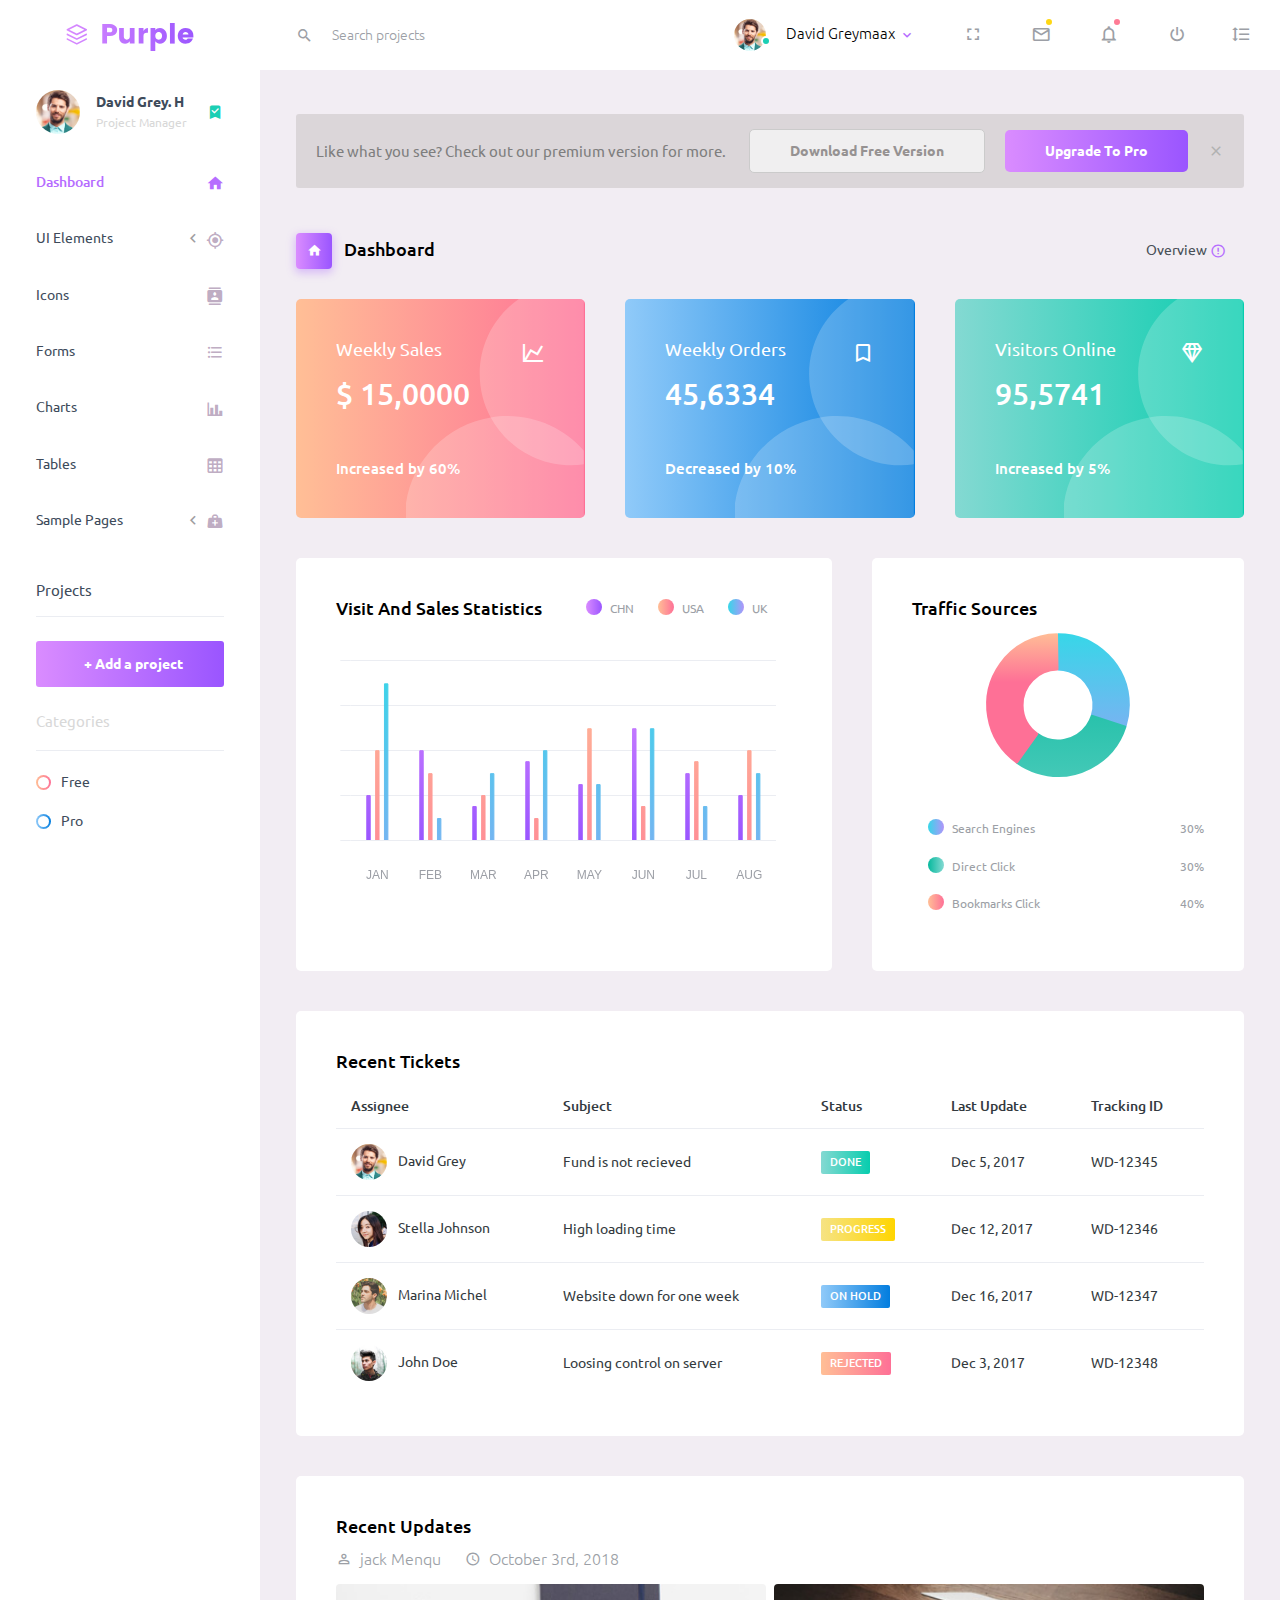
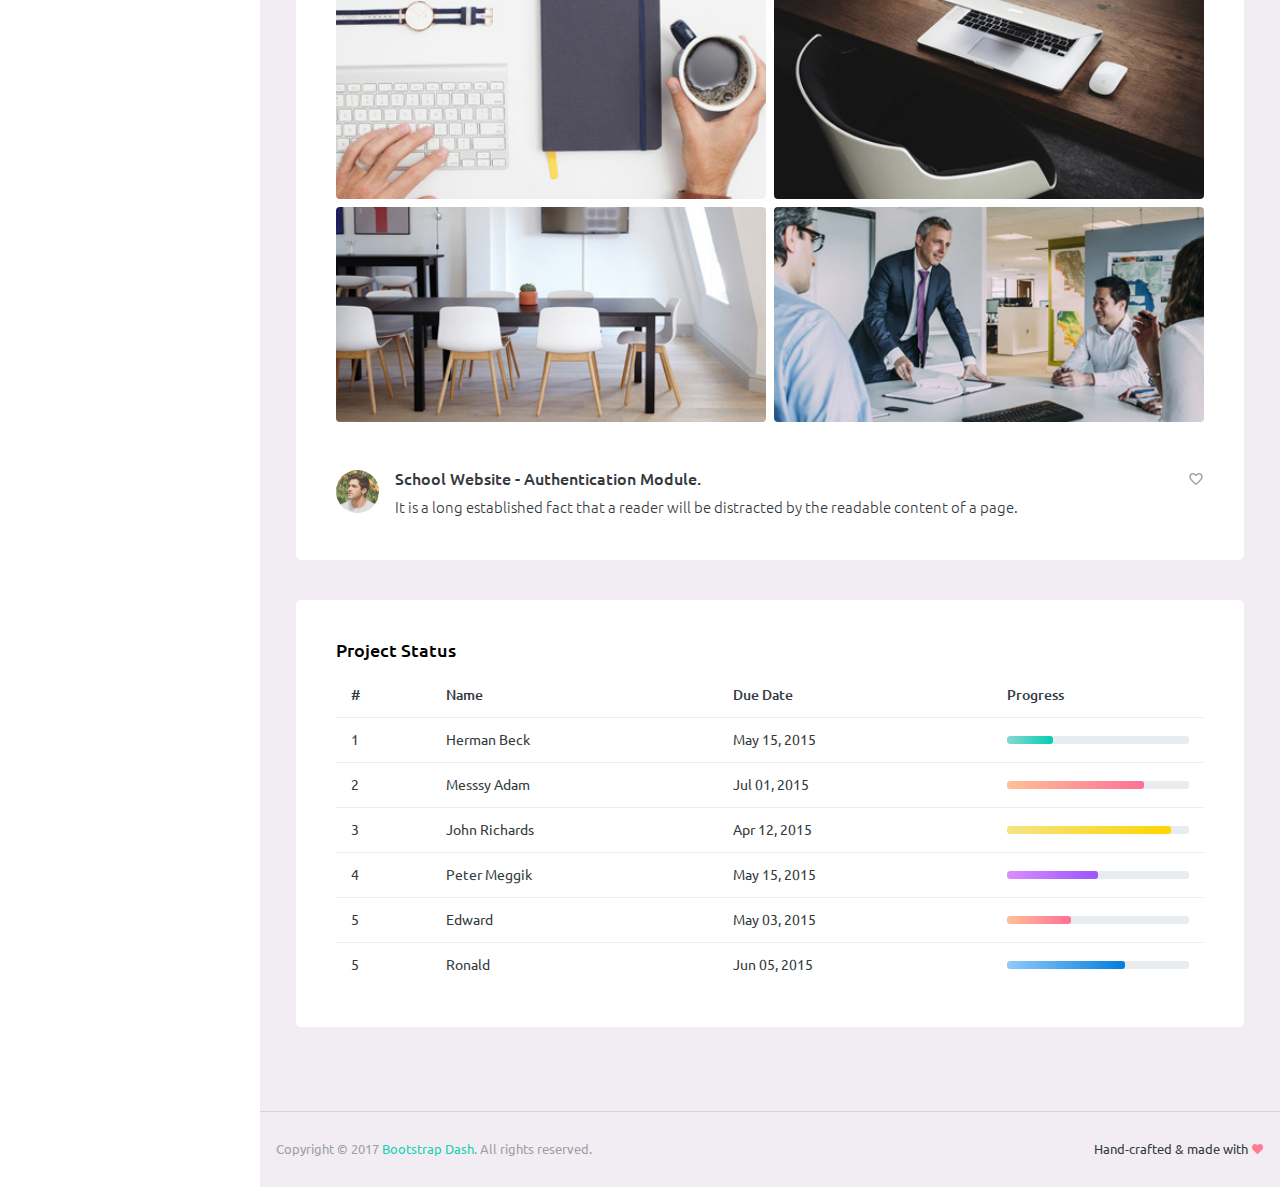
<file: admin/index.html>
<!DOCTYPE html>
<html lang="en">

<head>
  <!-- Required meta tags -->
  <meta charset="utf-8">
  <meta name="viewport" content="width=device-width, initial-scale=1, shrink-to-fit=no">
  <title>Admin</title>
  <!-- plugins:css -->
  <link rel="stylesheet" href="vendors/iconfonts/mdi/css/materialdesignicons.min.css">
  <link rel="stylesheet" href="vendors/css/vendor.bundle.base.css">
  <!-- endinject -->
  <!-- inject:css -->
  <link rel="stylesheet" href="css/style.css">
  <!-- endinject -->
  <link rel="shortcut icon" href="images/favicon.png" />
</head>
<body>
  <div class="container-scroller">
    <!-- partial:partials/_navbar.html -->
    <nav class="navbar default-layout-navbar col-lg-12 col-12 p-0 fixed-top d-flex flex-row">
      <div class="text-center navbar-brand-wrapper d-flex align-items-center justify-content-center">
        <a class="navbar-brand brand-logo" href="index.html"><img src="images/logo.svg" alt="logo"/></a>
        <a class="navbar-brand brand-logo-mini" href="index.html"><img src="images/logo-mini.svg" alt="logo"/></a>
      </div>
      <div class="navbar-menu-wrapper d-flex align-items-stretch">
        <div class="search-field d-none d-md-block">
          <form class="d-flex align-items-center h-100" action="#">
            <div class="input-group">
              <div class="input-group-prepend bg-transparent">
                  <i class="input-group-text border-0 mdi mdi-magnify"></i>                
              </div>
              <input type="text" class="form-control bg-transparent border-0" placeholder="Search projects">
            </div>
          </form>
        </div>
        <ul class="navbar-nav navbar-nav-right">
          <li class="nav-item nav-profile dropdown">
            <a class="nav-link dropdown-toggle" id="profileDropdown" href="#" data-toggle="dropdown" aria-expanded="false">
              <div class="nav-profile-img">
                <img src="images/faces/face1.jpg" alt="image">
                <span class="availability-status online"></span>             
              </div>
              <div class="nav-profile-text">
                <p class="mb-1 text-black">David Greymaax</p>
              </div>
            </a>
            <div class="dropdown-menu navbar-dropdown" aria-labelledby="profileDropdown">
              <a class="dropdown-item" href="#">
                <i class="mdi mdi-cached mr-2 text-success"></i>
                Activity Log
              </a>
              <div class="dropdown-divider"></div>
              <a class="dropdown-item" href="#">
                <i class="mdi mdi-logout mr-2 text-primary"></i>
                Signout
              </a>
            </div>
          </li>
          <li class="nav-item d-none d-lg-block full-screen-link">
            <a class="nav-link">
              <i class="mdi mdi-fullscreen" id="fullscreen-button"></i>
            </a>
          </li>
          <li class="nav-item dropdown">
            <a class="nav-link count-indicator dropdown-toggle" id="messageDropdown" href="#" data-toggle="dropdown" aria-expanded="false">
              <i class="mdi mdi-email-outline"></i>
              <span class="count-symbol bg-warning"></span>
            </a>
            <div class="dropdown-menu dropdown-menu-right navbar-dropdown preview-list" aria-labelledby="messageDropdown">
              <h6 class="p-3 mb-0">Messages</h6>
              <div class="dropdown-divider"></div>
              <a class="dropdown-item preview-item">
                <div class="preview-thumbnail">
                    <img src="images/faces/face4.jpg" alt="image" class="profile-pic">
                </div>
                <div class="preview-item-content d-flex align-items-start flex-column justify-content-center">
                  <h6 class="preview-subject ellipsis mb-1 font-weight-normal">Mark send you a message</h6>
                  <p class="text-gray mb-0">
                    1 Minutes ago
                  </p>
                </div>
              </a>
              <div class="dropdown-divider"></div>
              <a class="dropdown-item preview-item">
                <div class="preview-thumbnail">
                    <img src="images/faces/face2.jpg" alt="image" class="profile-pic">
                </div>
                <div class="preview-item-content d-flex align-items-start flex-column justify-content-center">
                  <h6 class="preview-subject ellipsis mb-1 font-weight-normal">Cregh send you a message</h6>
                  <p class="text-gray mb-0">
                    15 Minutes ago
                  </p>
                </div>
              </a>
              <div class="dropdown-divider"></div>
              <a class="dropdown-item preview-item">
                <div class="preview-thumbnail">
                    <img src="images/faces/face3.jpg" alt="image" class="profile-pic">
                </div>
                <div class="preview-item-content d-flex align-items-start flex-column justify-content-center">
                  <h6 class="preview-subject ellipsis mb-1 font-weight-normal">Profile picture updated</h6>
                  <p class="text-gray mb-0">
                    18 Minutes ago
                  </p>
                </div>
              </a>
              <div class="dropdown-divider"></div>
              <h6 class="p-3 mb-0 text-center">4 new messages</h6>
            </div>
          </li>
          <li class="nav-item dropdown">
            <a class="nav-link count-indicator dropdown-toggle" id="notificationDropdown" href="#" data-toggle="dropdown">
              <i class="mdi mdi-bell-outline"></i>
              <span class="count-symbol bg-danger"></span>
            </a>
            <div class="dropdown-menu dropdown-menu-right navbar-dropdown preview-list" aria-labelledby="notificationDropdown">
              <h6 class="p-3 mb-0">Notifications</h6>
              <div class="dropdown-divider"></div>
              <a class="dropdown-item preview-item">
                <div class="preview-thumbnail">
                  <div class="preview-icon bg-success">
                    <i class="mdi mdi-calendar"></i>
                  </div>
                </div>
                <div class="preview-item-content d-flex align-items-start flex-column justify-content-center">
                  <h6 class="preview-subject font-weight-normal mb-1">Event today</h6>
                  <p class="text-gray ellipsis mb-0">
                    Just a reminder that you have an event today
                  </p>
                </div>
              </a>
              <div class="dropdown-divider"></div>
              <a class="dropdown-item preview-item">
                <div class="preview-thumbnail">
                  <div class="preview-icon bg-warning">
                    <i class="mdi mdi-settings"></i>
                  </div>
                </div>
                <div class="preview-item-content d-flex align-items-start flex-column justify-content-center">
                  <h6 class="preview-subject font-weight-normal mb-1">Settings</h6>
                  <p class="text-gray ellipsis mb-0">
                    Update dashboard
                  </p>
                </div>
              </a>
              <div class="dropdown-divider"></div>
              <a class="dropdown-item preview-item">
                <div class="preview-thumbnail">
                  <div class="preview-icon bg-info">
                    <i class="mdi mdi-link-variant"></i>
                  </div>
                </div>
                <div class="preview-item-content d-flex align-items-start flex-column justify-content-center">
                  <h6 class="preview-subject font-weight-normal mb-1">Launch Admin</h6>
                  <p class="text-gray ellipsis mb-0">
                    New admin wow!
                  </p>
                </div>
              </a>
              <div class="dropdown-divider"></div>
              <h6 class="p-3 mb-0 text-center">See all notifications</h6>
            </div>
          </li>
          <li class="nav-item nav-logout d-none d-lg-block">
            <a class="nav-link" href="#">
              <i class="mdi mdi-power"></i>
            </a>
          </li>
          <li class="nav-item nav-settings d-none d-lg-block">
            <a class="nav-link" href="#">
              <i class="mdi mdi-format-line-spacing"></i>
            </a>
          </li>
        </ul>
        <button class="navbar-toggler navbar-toggler-right d-lg-none align-self-center" type="button" data-toggle="offcanvas">
          <span class="mdi mdi-menu"></span>
        </button>
      </div>
    </nav>
    <!-- partial -->
    <div class="container-fluid page-body-wrapper">
      <!-- partial:partials/_sidebar.html -->
      <nav class="sidebar sidebar-offcanvas" id="sidebar">
        <ul class="nav">
          <li class="nav-item nav-profile">
            <a href="#" class="nav-link">
              <div class="nav-profile-image">
                <img src="images/faces/face1.jpg" alt="profile">
                <span class="login-status online"></span> <!--change to offline or busy as needed-->              
              </div>
              <div class="nav-profile-text d-flex flex-column">
                <span class="font-weight-bold mb-2">David Grey. H</span>
                <span class="text-secondary text-small">Project Manager</span>
              </div>
              <i class="mdi mdi-bookmark-check text-success nav-profile-badge"></i>
            </a>
          </li>
          <li class="nav-item">
            <a class="nav-link" href="index.html">
              <span class="menu-title">Dashboard</span>
              <i class="mdi mdi-home menu-icon"></i>
            </a>
          </li>
          <li class="nav-item">
            <a class="nav-link" data-toggle="collapse" href="#ui-basic" aria-expanded="false" aria-controls="ui-basic">
              <span class="menu-title">UI Elements</span>
              <i class="menu-arrow"></i>
              <i class="mdi mdi-crosshairs-gps menu-icon"></i>
            </a>
            <div class="collapse" id="ui-basic">
              <ul class="nav flex-column sub-menu">
                <li class="nav-item"> <a class="nav-link" href="pages/ui-features/buttons.html">Buttons</a></li>
                <li class="nav-item"> <a class="nav-link" href="pages/ui-features/typography.html">Typography</a></li>
              </ul>
            </div>
          </li>
          <li class="nav-item">
            <a class="nav-link" href="pages/icons/mdi.html">
              <span class="menu-title">Icons</span>
              <i class="mdi mdi-contacts menu-icon"></i>
            </a>
          </li>
          <li class="nav-item">
            <a class="nav-link" href="pages/forms/basic_elements.html">
              <span class="menu-title">Forms</span>
              <i class="mdi mdi-format-list-bulleted menu-icon"></i>
            </a>
          </li>
          <li class="nav-item">
            <a class="nav-link" href="pages/charts/chartjs.html">
              <span class="menu-title">Charts</span>
              <i class="mdi mdi-chart-bar menu-icon"></i>
            </a>
          </li>
          <li class="nav-item">
            <a class="nav-link" href="pages/tables/basic-table.html">
              <span class="menu-title">Tables</span>
              <i class="mdi mdi-table-large menu-icon"></i>
            </a>
          </li>
          <li class="nav-item">
            <a class="nav-link" data-toggle="collapse" href="#general-pages" aria-expanded="false" aria-controls="general-pages">
              <span class="menu-title">Sample Pages</span>
              <i class="menu-arrow"></i>
              <i class="mdi mdi-medical-bag menu-icon"></i>
            </a>
            <div class="collapse" id="general-pages">
              <ul class="nav flex-column sub-menu">
                <li class="nav-item"> <a class="nav-link" href="pages/samples/blank-page.html"> Blank Page </a></li>
                <li class="nav-item"> <a class="nav-link" href="pages/samples/login.html"> Login </a></li>
                <li class="nav-item"> <a class="nav-link" href="pages/samples/register.html"> Register </a></li>
                <li class="nav-item"> <a class="nav-link" href="pages/samples/error-404.html"> 404 </a></li>
                <li class="nav-item"> <a class="nav-link" href="pages/samples/error-500.html"> 500 </a></li>
              </ul>
              </div>
          </li>
          <li class="nav-item sidebar-actions">
            <span class="nav-link">
              <div class="border-bottom">
                <h6 class="font-weight-normal mb-3">Projects</h6>                
              </div>
              <button class="btn btn-block btn-lg btn-gradient-primary mt-4">+ Add a project</button>
              <div class="mt-4">
                <div class="border-bottom">
                  <p class="text-secondary">Categories</p>                  
                </div>
                <ul class="gradient-bullet-list mt-4">
                  <li>Free</li>
                  <li>Pro</li>
                </ul>
              </div>
            </span>
          </li>
        </ul>
      </nav>
      <!-- partial -->
      <div class="main-panel">
        <div class="content-wrapper">
          <div class="row">
            <div class="col-12">
              <span class="d-flex align-items-center purchase-popup">
                <p>Like what you see? Check out our premium version for more.</p>
                <a href="https://github.com/BootstrapDash/PurpleAdmin-Free-Admin-Template" target="_blank" class="btn ml-auto download-button">Download Free Version</a>
                <a href="https://www.bootstrapdash.com/product/purple-bootstrap-4-admin-template/" target="_blank" class="btn purchase-button">Upgrade To Pro</a>
                <i class="mdi mdi-close popup-dismiss"></i>
              </span>
            </div>
          </div>
          <div class="page-header">
            <h3 class="page-title">
              <span class="page-title-icon bg-gradient-primary text-white mr-2">
                <i class="mdi mdi-home"></i>                 
              </span>
              Dashboard
            </h3>
            <nav aria-label="breadcrumb">
              <ul class="breadcrumb">
                <li class="breadcrumb-item active" aria-current="page">
                  <span></span>Overview
                  <i class="mdi mdi-alert-circle-outline icon-sm text-primary align-middle"></i>
                </li>
              </ul>
            </nav>
          </div>
          <div class="row">
            <div class="col-md-4 stretch-card grid-margin">
              <div class="card bg-gradient-danger card-img-holder text-white">
                <div class="card-body">
                  <img src="images/dashboard/circle.svg" class="card-img-absolute" alt="circle-image"/>
                  <h4 class="font-weight-normal mb-3">Weekly Sales
                    <i class="mdi mdi-chart-line mdi-24px float-right"></i>
                  </h4>
                  <h2 class="mb-5">$ 15,0000</h2>
                  <h6 class="card-text">Increased by 60%</h6>
                </div>
              </div>
            </div>
            <div class="col-md-4 stretch-card grid-margin">
              <div class="card bg-gradient-info card-img-holder text-white">
                <div class="card-body">
                  <img src="images/dashboard/circle.svg" class="card-img-absolute" alt="circle-image"/>                  
                  <h4 class="font-weight-normal mb-3">Weekly Orders
                    <i class="mdi mdi-bookmark-outline mdi-24px float-right"></i>
                  </h4>
                  <h2 class="mb-5">45,6334</h2>
                  <h6 class="card-text">Decreased by 10%</h6>
                </div>
              </div>
            </div>
            <div class="col-md-4 stretch-card grid-margin">
              <div class="card bg-gradient-success card-img-holder text-white">
                <div class="card-body">
                  <img src="images/dashboard/circle.svg" class="card-img-absolute" alt="circle-image"/>                                    
                  <h4 class="font-weight-normal mb-3">Visitors Online
                    <i class="mdi mdi-diamond mdi-24px float-right"></i>
                  </h4>
                  <h2 class="mb-5">95,5741</h2>
                  <h6 class="card-text">Increased by 5%</h6>
                </div>
              </div>
            </div>
          </div>
          <div class="row">
            <div class="col-md-7 grid-margin stretch-card">
              <div class="card">
                <div class="card-body">
                  <div class="clearfix">
                    <h4 class="card-title float-left">Visit And Sales Statistics</h4>
                    <div id="visit-sale-chart-legend" class="rounded-legend legend-horizontal legend-top-right float-right"></div>                                     
                  </div>
                  <canvas id="visit-sale-chart" class="mt-4"></canvas>
                </div>
              </div>
            </div>
            <div class="col-md-5 grid-margin stretch-card">
              <div class="card">
                <div class="card-body">
                  <h4 class="card-title">Traffic Sources</h4>
                  <canvas id="traffic-chart"></canvas>
                  <div id="traffic-chart-legend" class="rounded-legend legend-vertical legend-bottom-left pt-4"></div>                                                      
                </div>
              </div>
            </div>
          </div>
          <div class="row">
            <div class="col-12 grid-margin">
              <div class="card">
                <div class="card-body">
                  <h4 class="card-title">Recent Tickets</h4>
                  <div class="table-responsive">
                    <table class="table">
                      <thead>
                        <tr>
                          <th>
                            Assignee
                          </th>
                          <th>
                            Subject
                          </th>
                          <th>
                            Status
                          </th>
                          <th>
                            Last Update
                          </th>
                          <th>
                            Tracking ID
                          </th>
                        </tr>
                      </thead>
                      <tbody>
                        <tr>
                          <td>
                            <img src="images/faces/face1.jpg" class="mr-2" alt="image">
                            David Grey
                          </td>
                          <td>
                            Fund is not recieved
                          </td>
                          <td>
                            <label class="badge badge-gradient-success">DONE</label>
                          </td>
                          <td>
                            Dec 5, 2017
                          </td>
                          <td>
                            WD-12345
                          </td>
                        </tr>
                        <tr>
                          <td>
                            <img src="images/faces/face2.jpg" class="mr-2" alt="image">
                            Stella Johnson
                          </td>
                          <td>
                            High loading time
                          </td>
                          <td>
                            <label class="badge badge-gradient-warning">PROGRESS</label>
                          </td>
                          <td>
                            Dec 12, 2017
                          </td>
                          <td>
                            WD-12346
                          </td>
                        </tr>
                        <tr>
                          <td>
                            <img src="images/faces/face3.jpg" class="mr-2" alt="image">
                            Marina Michel
                          </td>
                          <td>
                            Website down for one week
                          </td>
                          <td>
                            <label class="badge badge-gradient-info">ON HOLD</label>
                          </td>
                          <td>
                            Dec 16, 2017
                          </td>
                          <td>
                            WD-12347
                          </td>
                        </tr>
                        <tr>
                          <td>
                            <img src="images/faces/face4.jpg" class="mr-2" alt="image">
                            John Doe
                          </td>
                          <td>
                            Loosing control on server
                          </td>
                          <td>
                            <label class="badge badge-gradient-danger">REJECTED</label>
                          </td>
                          <td>
                            Dec 3, 2017
                          </td>
                          <td>
                            WD-12348
                          </td>
                        </tr>
                      </tbody>
                    </table>
                  </div>
                </div>
              </div>
            </div>
          </div>
          <div class="row">
            <div class="col-12 grid-margin stretch-card">
              <div class="card">
                <div class="card-body">
                  <h4 class="card-title">Recent Updates</h4>
                  <div class="d-flex">
                    <div class="d-flex align-items-center mr-4 text-muted font-weight-light">
                      <i class="mdi mdi-account-outline icon-sm mr-2"></i>
                      <span>jack Menqu</span>
                    </div>
                    <div class="d-flex align-items-center text-muted font-weight-light">
                      <i class="mdi mdi-clock icon-sm mr-2"></i>
                      <span>October 3rd, 2018</span>
                    </div>
                  </div>
                  <div class="row mt-3">
                    <div class="col-6 pr-1">
                      <img src="images/dashboard/img_1.jpg" class="mb-2 mw-100 w-100 rounded" alt="image">
                      <img src="images/dashboard/img_4.jpg" class="mw-100 w-100 rounded" alt="image">
                    </div>
                    <div class="col-6 pl-1">
                      <img src="images/dashboard/img_2.jpg" class="mb-2 mw-100 w-100 rounded" alt="image">
                      <img src="images/dashboard/img_3.jpg" class="mw-100 w-100 rounded" alt="image">
                    </div>
                  </div>
                  <div class="d-flex mt-5 align-items-top">
                    <img src="images/faces/face3.jpg" class="img-sm rounded-circle mr-3" alt="image">
                    <div class="mb-0 flex-grow">
                      <h5 class="mr-2 mb-2">School Website - Authentication Module.</h5>
                      <p class="mb-0 font-weight-light">It is a long established fact that a reader will be distracted by the readable
                        content of a page.</p>
                    </div>
                    <div class="ml-auto">
                      <i class="mdi mdi-heart-outline text-muted"></i>
                    </div>
                  </div>
                </div>
              </div>
            </div>
          </div>
          <div class="row">
            <div class="col-md-12 grid-margin stretch-card">
              <div class="card">
                <div class="card-body">
                  <h4 class="card-title">Project Status</h4>
                  <div class="table-responsive">
                    <table class="table">
                      <thead>
                        <tr>
                          <th>
                            #
                          </th>
                          <th>
                            Name
                          </th>
                          <th>
                            Due Date
                          </th>
                          <th>
                            Progress
                          </th>
                        </tr>
                      </thead>
                      <tbody>
                        <tr>
                          <td>
                            1
                          </td>
                          <td>
                            Herman Beck
                          </td>
                          <td>
                            May 15, 2015
                          </td>
                          <td>
                            <div class="progress">
                              <div class="progress-bar bg-gradient-success" role="progressbar" style="width: 25%" aria-valuenow="25" aria-valuemin="0" aria-valuemax="100"></div>
                            </div>
                          </td>
                        </tr>
                        <tr>
                          <td>
                            2
                          </td>
                          <td>
                            Messsy Adam
                          </td>
                          <td>
                            Jul 01, 2015
                          </td>
                          <td>
                            <div class="progress">
                              <div class="progress-bar bg-gradient-danger" role="progressbar" style="width: 75%" aria-valuenow="75" aria-valuemin="0" aria-valuemax="100"></div>
                            </div>
                          </td>
                        </tr>
                        <tr>
                          <td>
                            3
                          </td>
                          <td>
                            John Richards
                          </td>
                          <td>
                            Apr 12, 2015
                          </td>
                          <td>
                            <div class="progress">
                              <div class="progress-bar bg-gradient-warning" role="progressbar" style="width: 90%" aria-valuenow="90" aria-valuemin="0" aria-valuemax="100"></div>
                            </div>
                          </td>
                        </tr>
                        <tr>
                          <td>
                            4
                          </td>
                          <td>
                            Peter Meggik
                          </td>
                          <td>
                            May 15, 2015
                          </td>
                          <td>
                            <div class="progress">
                              <div class="progress-bar bg-gradient-primary" role="progressbar" style="width: 50%" aria-valuenow="50" aria-valuemin="0" aria-valuemax="100"></div>
                            </div>
                          </td>
                        </tr>
                        <tr>
                          <td>
                            5
                          </td>
                          <td>
                            Edward
                          </td>
                          <td>
                            May 03, 2015
                          </td>
                          <td>
                            <div class="progress">
                              <div class="progress-bar bg-gradient-danger" role="progressbar" style="width: 35%" aria-valuenow="35" aria-valuemin="0" aria-valuemax="100"></div>
                            </div>
                          </td>
                        </tr>
                        <tr>
                          <td>
                            5
                          </td>
                          <td>
                            Ronald
                          </td>
                          <td>
                            Jun 05, 2015
                          </td>
                          <td>
                            <div class="progress">
                              <div class="progress-bar bg-gradient-info" role="progressbar" style="width: 65%" aria-valuenow="65" aria-valuemin="0" aria-valuemax="100"></div>
                            </div>
                          </td>
                        </tr>
                      </tbody>
                    </table>
                  </div>
                </div>
              </div>
            </div>
          </div>
        </div>
        <!-- content-wrapper ends -->
        <!-- partial:partials/_footer.html -->
        <footer class="footer">
          <div class="d-sm-flex justify-content-center justify-content-sm-between">
            <span class="text-muted text-center text-sm-left d-block d-sm-inline-block">Copyright © 2017 <a href="https://www.bootstrapdash.com/" target="_blank">Bootstrap Dash</a>. All rights reserved.</span>
            <span class="float-none float-sm-right d-block mt-1 mt-sm-0 text-center">Hand-crafted & made with <i class="mdi mdi-heart text-danger"></i></span>
          </div>
        </footer>
        <!-- partial -->
      </div>
      <!-- main-panel ends -->
    </div>
    <!-- page-body-wrapper ends -->
  </div>
  <!-- container-scroller -->

  <!-- plugins:js -->
  <script src="vendors/js/vendor.bundle.base.js"></script>
  <script src="vendors/js/vendor.bundle.addons.js"></script>
  <!-- endinject -->
  <!-- Plugin js for this page-->
  <!-- End plugin js for this page-->
  <!-- inject:js -->
  <script src="js/off-canvas.js"></script>
  <script src="js/misc.js"></script>
  <!-- endinject -->
  <!-- Custom js for this page-->
  <script src="js/dashboard.js"></script>
  <!-- End custom js for this page-->
</body>

</html>
</file>
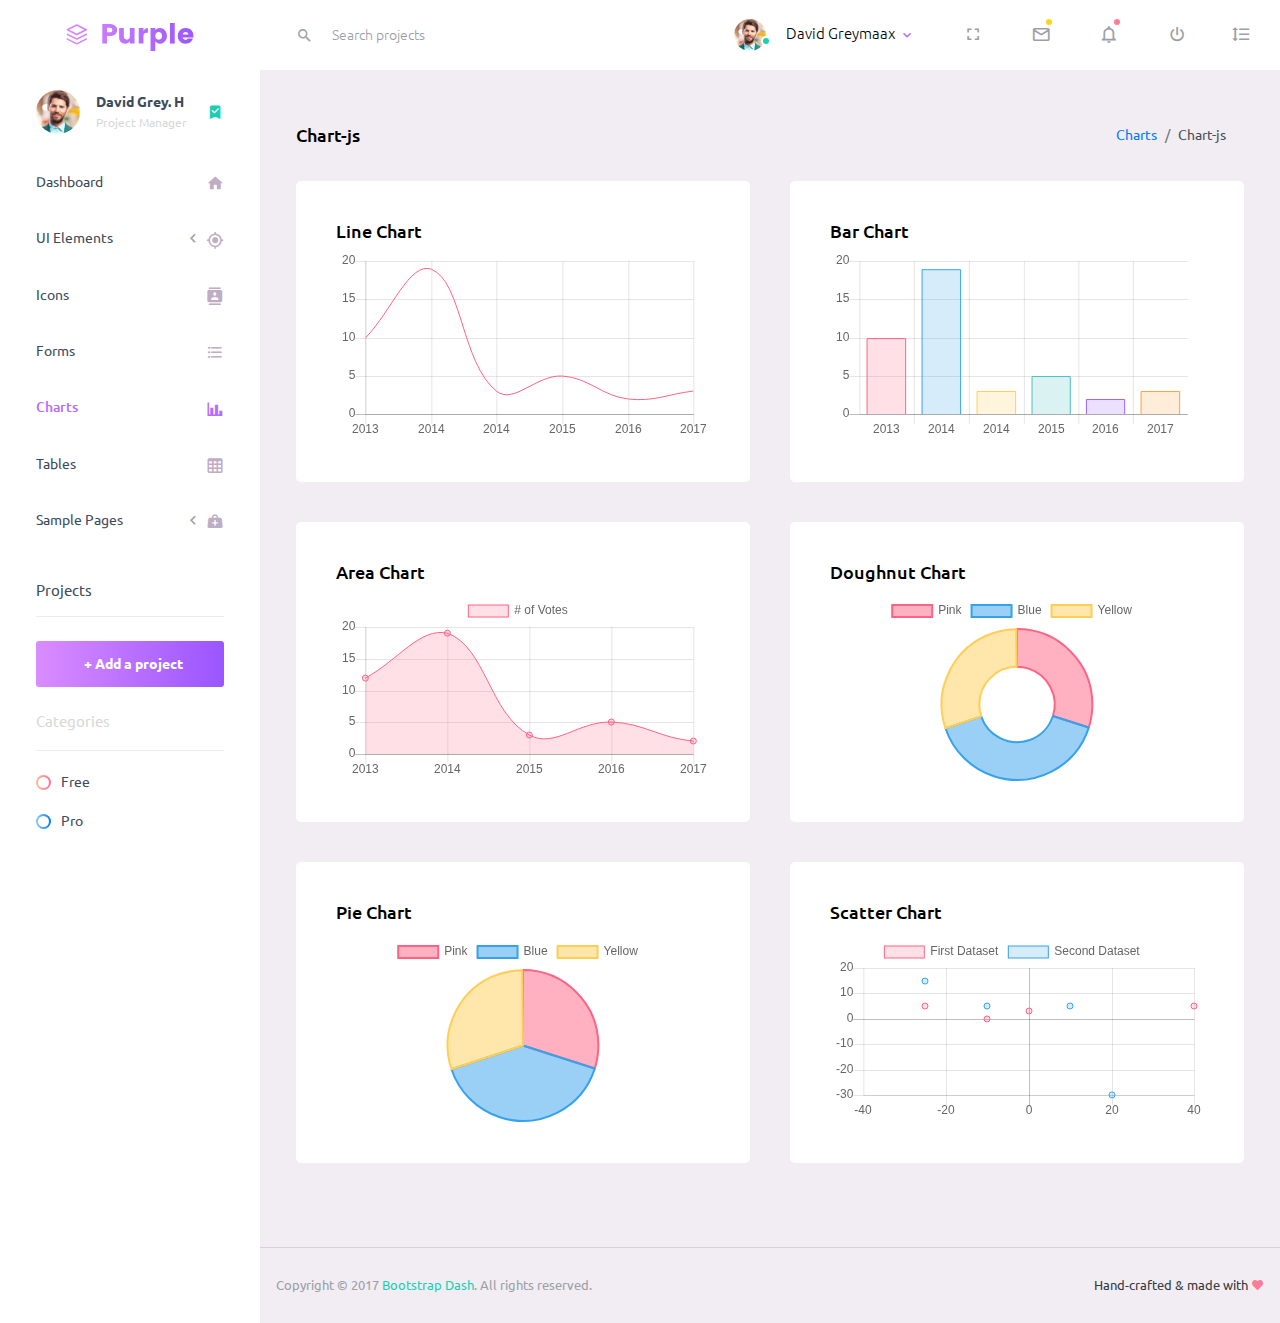
<file: admin/pages/charts/chartjs.html>
<!DOCTYPE html>
<html lang="en">

<head>
  <!-- Required meta tags -->
  <meta charset="utf-8">
  <meta name="viewport" content="width=device-width, initial-scale=1, shrink-to-fit=no">
  <title>Purple Admin</title>
  <!-- plugins:css -->
  <link rel="stylesheet" href="../../vendors/iconfonts/mdi/css/materialdesignicons.min.css">
  <link rel="stylesheet" href="../../vendors/css/vendor.bundle.base.css">
  <!-- endinject -->
  <!-- inject:css -->
  <link rel="stylesheet" href="../../css/style.css">
  <!-- endinject -->
  <link rel="shortcut icon" href="../../images/favicon.png" />
</head>

<body>
  <div class="container-scroller">
    <!-- partial:../../partials/_navbar.html -->
    
    <nav class="navbar default-layout-navbar col-lg-12 col-12 p-0 fixed-top d-flex flex-row">
      <div class="text-center navbar-brand-wrapper d-flex align-items-center justify-content-center">
        <a class="navbar-brand brand-logo" href="../../index.html"><img src="../../images/logo.svg" alt="logo"/></a>
        <a class="navbar-brand brand-logo-mini" href="../../index.html"><img src="../../images/logo-mini.svg" alt="logo"/></a>
      </div>
      <div class="navbar-menu-wrapper d-flex align-items-stretch">
        <div class="search-field d-none d-md-block">
          <form class="d-flex align-items-center h-100" action="#">
            <div class="input-group">
              <div class="input-group-prepend bg-transparent">
                  <i class="input-group-text border-0 mdi mdi-magnify"></i>                
              </div>
              <input type="text" class="form-control bg-transparent border-0" placeholder="Search projects">
            </div>
          </form>
        </div>
        <ul class="navbar-nav navbar-nav-right">
          <li class="nav-item nav-profile dropdown">
            <a class="nav-link dropdown-toggle" id="profileDropdown" href="#" data-toggle="dropdown" aria-expanded="false">
              <div class="nav-profile-img">
                <img src="../../images/faces/face1.jpg" alt="image">
                <span class="availability-status online"></span>             
              </div>
              <div class="nav-profile-text">
                <p class="mb-1 text-black">David Greymaax</p>
              </div>
            </a>
            <div class="dropdown-menu navbar-dropdown" aria-labelledby="profileDropdown">
              <a class="dropdown-item" href="#">
                <i class="mdi mdi-cached mr-2 text-success"></i>
                Activity Log
              </a>
              <div class="dropdown-divider"></div>
              <a class="dropdown-item" href="#">
                <i class="mdi mdi-logout mr-2 text-primary"></i>
                Signout
              </a>
            </div>
          </li>
          <li class="nav-item d-none d-lg-block full-screen-link">
            <a class="nav-link">
              <i class="mdi mdi-fullscreen" id="fullscreen-button"></i>
            </a>
          </li>
          <li class="nav-item dropdown">
            <a class="nav-link count-indicator dropdown-toggle" id="messageDropdown" href="#" data-toggle="dropdown" aria-expanded="false">
              <i class="mdi mdi-email-outline"></i>
              <span class="count-symbol bg-warning"></span>
            </a>
            <div class="dropdown-menu dropdown-menu-right navbar-dropdown preview-list" aria-labelledby="messageDropdown">
              <h6 class="p-3 mb-0">Messages</h6>
              <div class="dropdown-divider"></div>
              <a class="dropdown-item preview-item">
                <div class="preview-thumbnail">
                    <img src="../../images/faces/face4.jpg" alt="image" class="profile-pic">
                </div>
                <div class="preview-item-content d-flex align-items-start flex-column justify-content-center">
                  <h6 class="preview-subject ellipsis mb-1 font-weight-normal">Mark send you a message</h6>
                  <p class="text-gray mb-0">
                    1 Minutes ago
                  </p>
                </div>
              </a>
              <div class="dropdown-divider"></div>
              <a class="dropdown-item preview-item">
                <div class="preview-thumbnail">
                    <img src="../../images/faces/face2.jpg" alt="image" class="profile-pic">
                </div>
                <div class="preview-item-content d-flex align-items-start flex-column justify-content-center">
                  <h6 class="preview-subject ellipsis mb-1 font-weight-normal">Cregh send you a message</h6>
                  <p class="text-gray mb-0">
                    15 Minutes ago
                  </p>
                </div>
              </a>
              <div class="dropdown-divider"></div>
              <a class="dropdown-item preview-item">
                <div class="preview-thumbnail">
                    <img src="../../images/faces/face3.jpg" alt="image" class="profile-pic">
                </div>
                <div class="preview-item-content d-flex align-items-start flex-column justify-content-center">
                  <h6 class="preview-subject ellipsis mb-1 font-weight-normal">Profile picture updated</h6>
                  <p class="text-gray mb-0">
                    18 Minutes ago
                  </p>
                </div>
              </a>
              <div class="dropdown-divider"></div>
              <h6 class="p-3 mb-0 text-center">4 new messages</h6>
            </div>
          </li>
          <li class="nav-item dropdown">
            <a class="nav-link count-indicator dropdown-toggle" id="notificationDropdown" href="#" data-toggle="dropdown">
              <i class="mdi mdi-bell-outline"></i>
              <span class="count-symbol bg-danger"></span>
            </a>
            <div class="dropdown-menu dropdown-menu-right navbar-dropdown preview-list" aria-labelledby="notificationDropdown">
              <h6 class="p-3 mb-0">Notifications</h6>
              <div class="dropdown-divider"></div>
              <a class="dropdown-item preview-item">
                <div class="preview-thumbnail">
                  <div class="preview-icon bg-success">
                    <i class="mdi mdi-calendar"></i>
                  </div>
                </div>
                <div class="preview-item-content d-flex align-items-start flex-column justify-content-center">
                  <h6 class="preview-subject font-weight-normal mb-1">Event today</h6>
                  <p class="text-gray ellipsis mb-0">
                    Just a reminder that you have an event today
                  </p>
                </div>
              </a>
              <div class="dropdown-divider"></div>
              <a class="dropdown-item preview-item">
                <div class="preview-thumbnail">
                  <div class="preview-icon bg-warning">
                    <i class="mdi mdi-settings"></i>
                  </div>
                </div>
                <div class="preview-item-content d-flex align-items-start flex-column justify-content-center">
                  <h6 class="preview-subject font-weight-normal mb-1">Settings</h6>
                  <p class="text-gray ellipsis mb-0">
                    Update dashboard
                  </p>
                </div>
              </a>
              <div class="dropdown-divider"></div>
              <a class="dropdown-item preview-item">
                <div class="preview-thumbnail">
                  <div class="preview-icon bg-info">
                    <i class="mdi mdi-link-variant"></i>
                  </div>
                </div>
                <div class="preview-item-content d-flex align-items-start flex-column justify-content-center">
                  <h6 class="preview-subject font-weight-normal mb-1">Launch Admin</h6>
                  <p class="text-gray ellipsis mb-0">
                    New admin wow!
                  </p>
                </div>
              </a>
              <div class="dropdown-divider"></div>
              <h6 class="p-3 mb-0 text-center">See all notifications</h6>
            </div>
          </li>
          <li class="nav-item nav-logout d-none d-lg-block">
            <a class="nav-link" href="#">
              <i class="mdi mdi-power"></i>
            </a>
          </li>
          <li class="nav-item nav-settings d-none d-lg-block">
            <a class="nav-link" href="#">
              <i class="mdi mdi-format-line-spacing"></i>
            </a>
          </li>
        </ul>
        <button class="navbar-toggler navbar-toggler-right d-lg-none align-self-center" type="button" data-toggle="offcanvas">
          <span class="mdi mdi-menu"></span>
        </button>
      </div>
    </nav>
    
    <!-- partial -->
    <div class="container-fluid page-body-wrapper">
      <!-- partial:../../partials/_sidebar.html -->
      <nav class="sidebar sidebar-offcanvas" id="sidebar">
        <ul class="nav">
          <li class="nav-item nav-profile">
            <a href="#" class="nav-link">
              <div class="nav-profile-image">
                <img src="../../images/faces/face1.jpg" alt="profile">
                <span class="login-status online"></span> <!--change to offline or busy as needed-->              
              </div>
              <div class="nav-profile-text d-flex flex-column">
                <span class="font-weight-bold mb-2">David Grey. H</span>
                <span class="text-secondary text-small">Project Manager</span>
              </div>
              <i class="mdi mdi-bookmark-check text-success nav-profile-badge"></i>
            </a>
          </li>
          <li class="nav-item">
            <a class="nav-link" href="../../index.html">
              <span class="menu-title">Dashboard</span>
              <i class="mdi mdi-home menu-icon"></i>
            </a>
          </li>
          <li class="nav-item">
            <a class="nav-link" data-toggle="collapse" href="#ui-basic" aria-expanded="false" aria-controls="ui-basic">
              <span class="menu-title">UI Elements</span>
              <i class="menu-arrow"></i>
              <i class="mdi mdi-crosshairs-gps menu-icon"></i>
            </a>
            <div class="collapse" id="ui-basic">
              <ul class="nav flex-column sub-menu">
                <li class="nav-item"> <a class="nav-link" href="../../pages/ui-features/buttons.html">Buttons</a></li>
                <li class="nav-item"> <a class="nav-link" href="../../pages/ui-features/typography.html">Typography</a></li>
              </ul>
            </div>
          </li>
          <li class="nav-item">
            <a class="nav-link" href="../../pages/icons/mdi.html">
              <span class="menu-title">Icons</span>
              <i class="mdi mdi-contacts menu-icon"></i>
            </a>
          </li>
          <li class="nav-item">
            <a class="nav-link" href="../../pages/forms/basic_elements.html">
              <span class="menu-title">Forms</span>
              <i class="mdi mdi-format-list-bulleted menu-icon"></i>
            </a>
          </li>
          <li class="nav-item">
            <a class="nav-link" href="../../pages/charts/chartjs.html">
              <span class="menu-title">Charts</span>
              <i class="mdi mdi-chart-bar menu-icon"></i>
            </a>
          </li>
          <li class="nav-item">
            <a class="nav-link" href="../../pages/tables/basic-table.html">
              <span class="menu-title">Tables</span>
              <i class="mdi mdi-table-large menu-icon"></i>
            </a>
          </li>
          <li class="nav-item">
            <a class="nav-link" data-toggle="collapse" href="#general-pages" aria-expanded="false" aria-controls="general-pages">
              <span class="menu-title">Sample Pages</span>
              <i class="menu-arrow"></i>
              <i class="mdi mdi-medical-bag menu-icon"></i>
            </a>
            <div class="collapse" id="general-pages">
              <ul class="nav flex-column sub-menu">
                <li class="nav-item"> <a class="nav-link" href="../../pages/samples/blank-page.html"> Blank Page </a></li>
                <li class="nav-item"> <a class="nav-link" href="../../pages/samples/login.html"> Login </a></li>
                <li class="nav-item"> <a class="nav-link" href="../../pages/samples/register.html"> Register </a></li>
                <li class="nav-item"> <a class="nav-link" href="../../pages/samples/error-404.html"> 404 </a></li>
                <li class="nav-item"> <a class="nav-link" href="../../pages/samples/error-500.html"> 500 </a></li>
              </ul>
              </div>
          </li>
          <li class="nav-item sidebar-actions">
            <span class="nav-link">
              <div class="border-bottom">
                <h6 class="font-weight-normal mb-3">Projects</h6>                
              </div>
              <button class="btn btn-block btn-lg btn-gradient-primary mt-4">+ Add a project</button>
              <div class="mt-4">
                <div class="border-bottom">
                  <p class="text-secondary">Categories</p>                  
                </div>
                <ul class="gradient-bullet-list mt-4">
                  <li>Free</li>
                  <li>Pro</li>
                </ul>
              </div>
            </span>
          </li>
        </ul>
      </nav>
      <!-- partial -->
      <div class="main-panel">
        <div class="content-wrapper">
          <div class="page-header">
            <h3 class="page-title">
              Chart-js
            </h3>
            <nav aria-label="breadcrumb">
              <ol class="breadcrumb">
                <li class="breadcrumb-item"><a href="#">Charts</a></li>
                <li class="breadcrumb-item active" aria-current="page">Chart-js</li>
              </ol>
            </nav>
          </div>
          <div class="row">
            <div class="col-lg-6 grid-margin stretch-card">
              <div class="card">
                <div class="card-body">
                  <h4 class="card-title">Line chart</h4>
                  <canvas id="lineChart" style="height:250px"></canvas>
                </div>
              </div>
            </div>
            <div class="col-lg-6 grid-margin stretch-card">
              <div class="card">
                <div class="card-body">
                  <h4 class="card-title">Bar chart</h4>
                  <canvas id="barChart" style="height:230px"></canvas>
                </div>
              </div>
            </div>
          </div>
          <div class="row">
            <div class="col-lg-6 grid-margin stretch-card">
              <div class="card">
                <div class="card-body">
                  <h4 class="card-title">Area chart</h4>
                  <canvas id="areaChart" style="height:250px"></canvas>
                </div>
              </div>
            </div>
            <div class="col-lg-6 grid-margin stretch-card">
              <div class="card">
                <div class="card-body">
                  <h4 class="card-title">Doughnut chart</h4>
                  <canvas id="doughnutChart" style="height:250px"></canvas>
                </div>
              </div>
            </div>
          </div>
          <div class="row">
            <div class="col-lg-6 grid-margin stretch-card">
              <div class="card">
                <div class="card-body">
                  <h4 class="card-title">Pie chart</h4>
                  <canvas id="pieChart" style="height:250px"></canvas>
                </div>
              </div>
            </div>
            <div class="col-lg-6 grid-margin stretch-card">
              <div class="card">
                <div class="card-body">
                  <h4 class="card-title">Scatter chart</h4>
                  <canvas id="scatterChart" style="height:250px"></canvas>
                </div>
              </div>
            </div>
          </div>
        </div>
        <!-- content-wrapper ends -->
        <!-- partial:../../partials/_footer.html -->
        <footer class="footer">
          <div class="d-sm-flex justify-content-center justify-content-sm-between">
            <span class="text-muted text-center text-sm-left d-block d-sm-inline-block">Copyright © 2017 <a href="https://www.bootstrapdash.com/" target="_blank">Bootstrap Dash</a>. All rights reserved.</span>
            <span class="float-none float-sm-right d-block mt-1 mt-sm-0 text-center">Hand-crafted & made with <i class="mdi mdi-heart text-danger"></i></span>
          </div>
        </footer>
        <!-- partial -->
      </div>
      <!-- main-panel ends -->
    </div>
    <!-- page-body-wrapper ends -->
  </div>
  <!-- container-scroller -->
  <!-- plugins:js -->
  <script src="../../vendors/js/vendor.bundle.base.js"></script>
  <script src="../../vendors/js/vendor.bundle.addons.js"></script>
  <!-- endinject -->
  <!-- inject:js -->
  <script src="../../js/off-canvas.js"></script>
  <script src="../../js/misc.js"></script>
  <!-- endinject -->
  <!-- Custom js for this page-->
  <script src="../../js/chart.js"></script>
  <!-- End custom js for this page-->
</body>

</html>
</file>
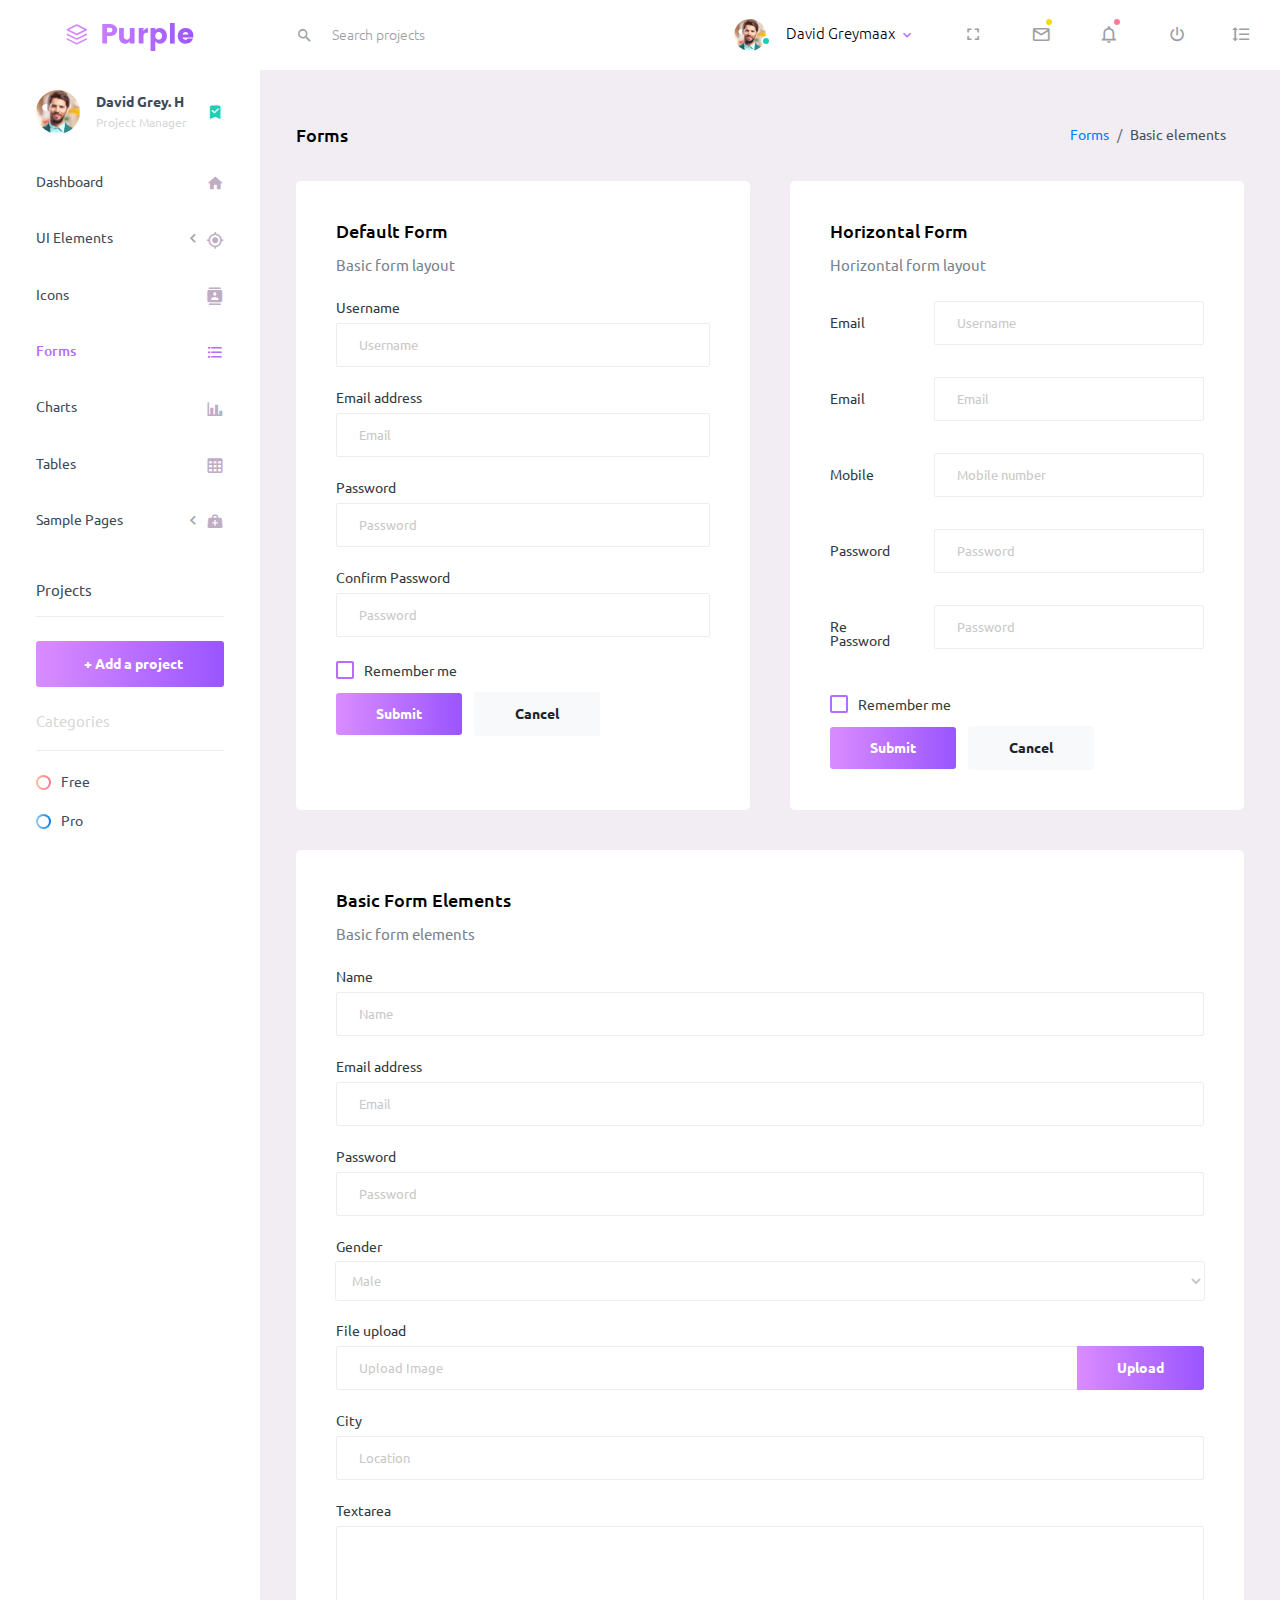
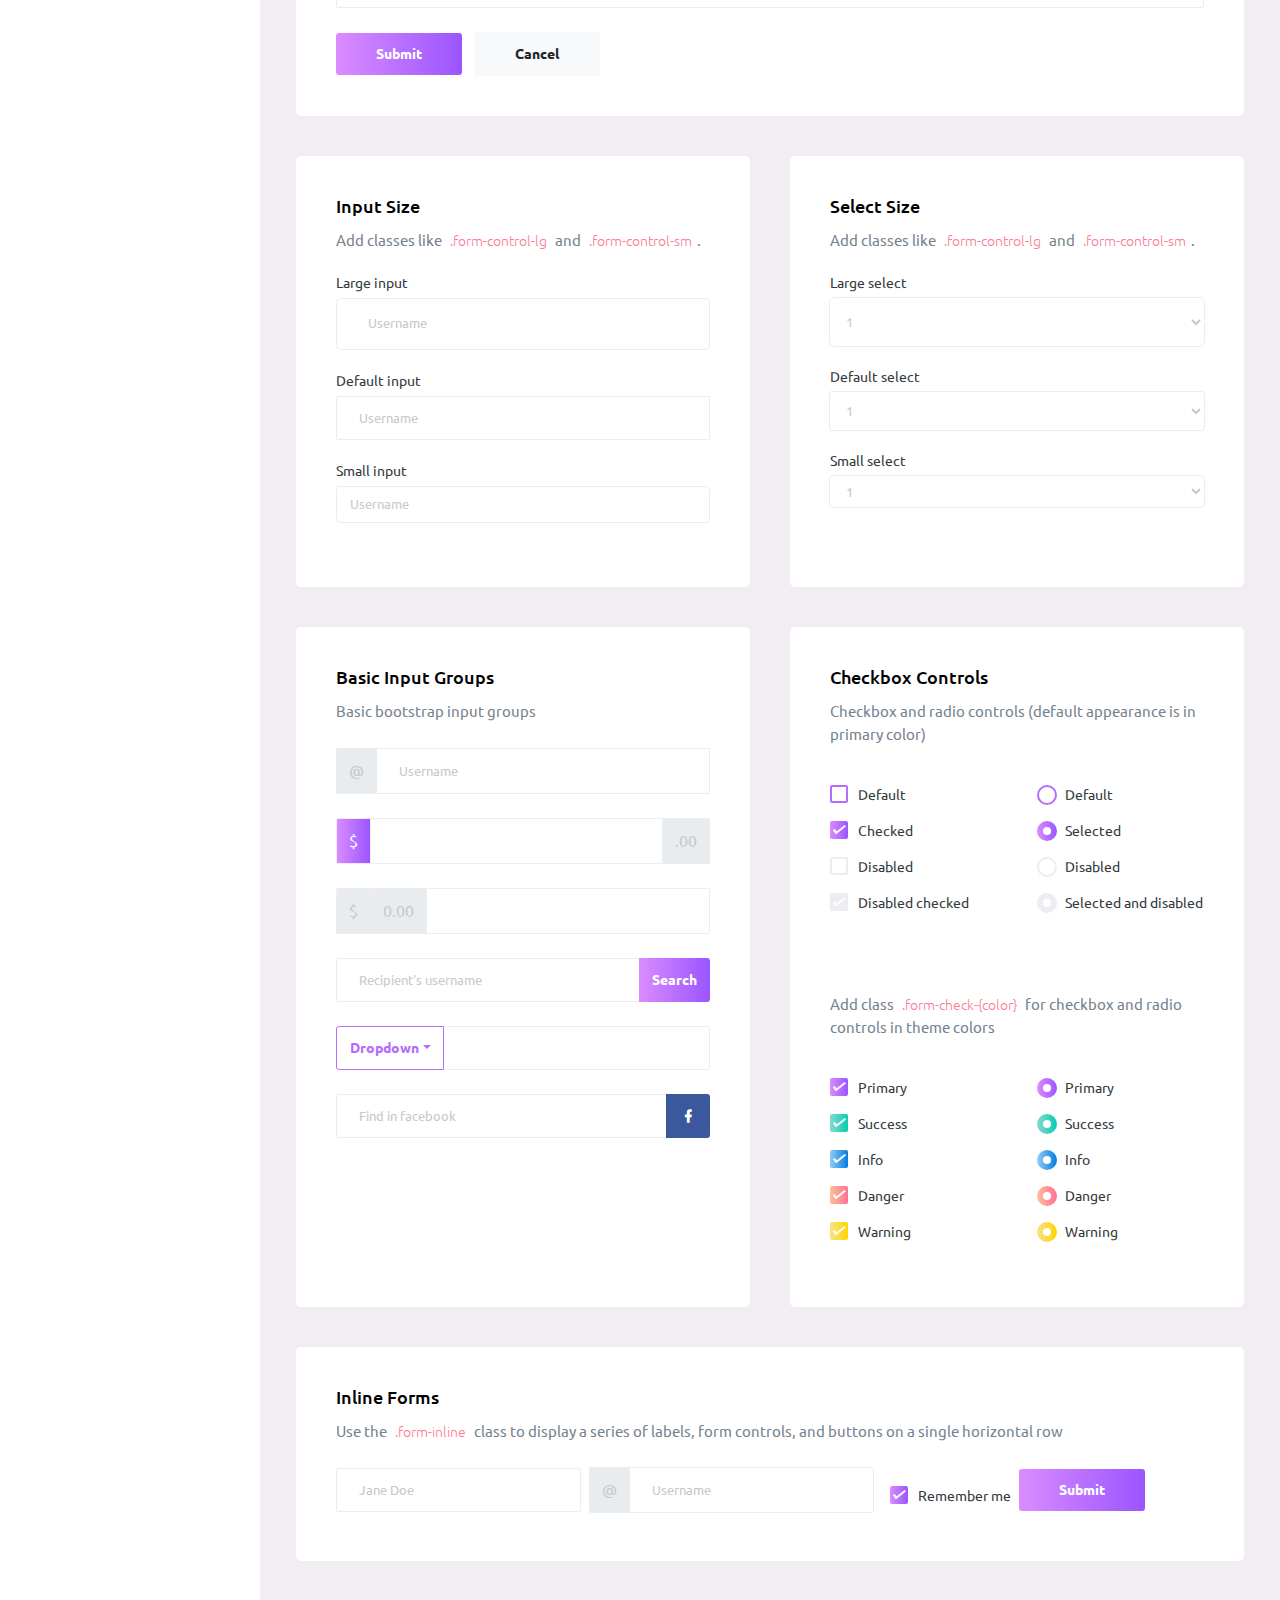
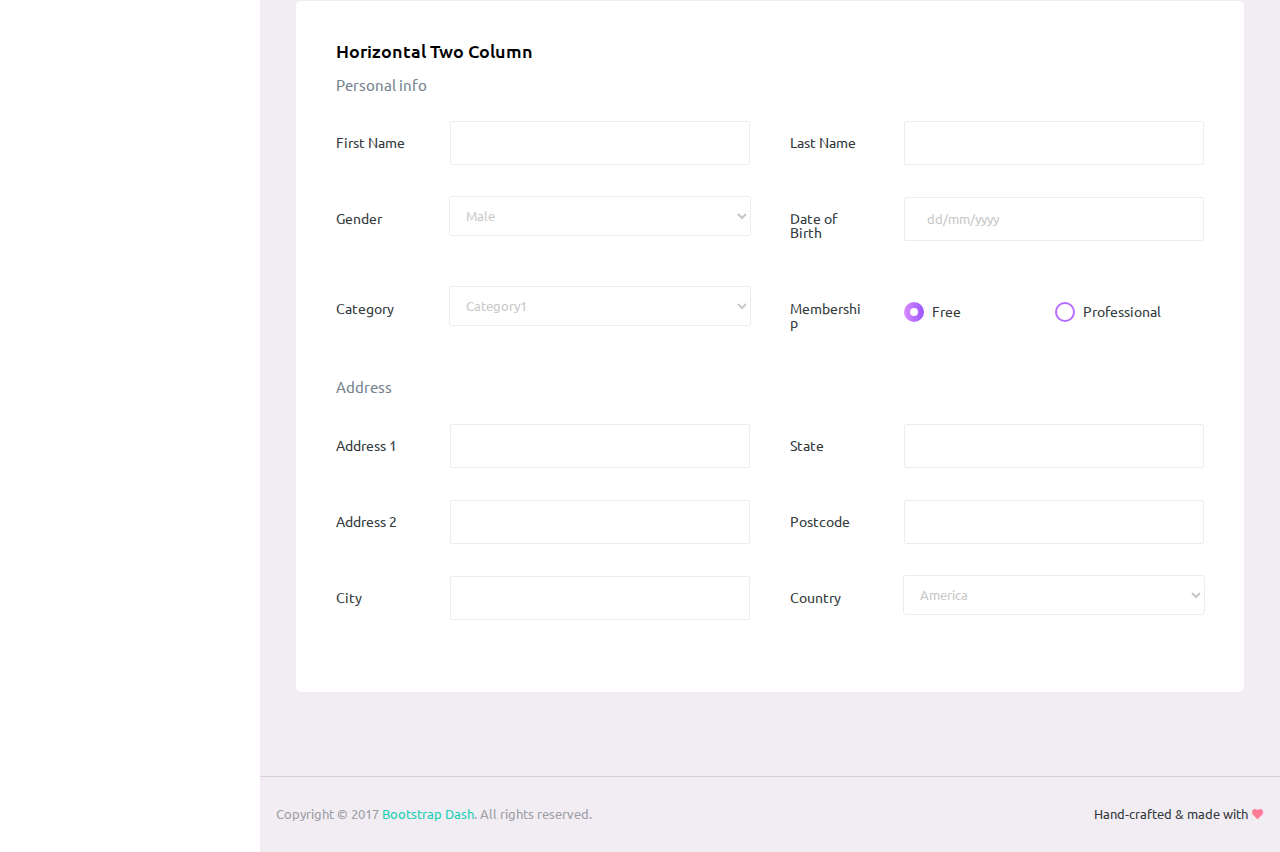
<file: admin/pages/forms/basic_elements.html>
<!DOCTYPE html>
<html lang="en">

<head>
  <!-- Required meta tags -->
  <meta charset="utf-8">
  <meta name="viewport" content="width=device-width, initial-scale=1, shrink-to-fit=no">
  <title>Purple Admin</title>
  <!-- plugins:css -->
  <link rel="stylesheet" href="../../vendors/iconfonts/mdi/css/materialdesignicons.min.css">
  <link rel="stylesheet" href="../../vendors/css/vendor.bundle.base.css">
  <!-- endinject -->
  <!-- inject:css -->
  <link rel="stylesheet" href="../../css/style.css">
  <!-- endinject -->
  <link rel="shortcut icon" href="../../images/favicon.png" />
</head>

<body>
  <div class="container-scroller">
    <!-- partial:../../partials/_navbar.html -->
    <nav class="navbar default-layout-navbar col-lg-12 col-12 p-0 fixed-top d-flex flex-row">
      <div class="text-center navbar-brand-wrapper d-flex align-items-center justify-content-center">
        <a class="navbar-brand brand-logo" href="../../index.html"><img src="../../images/logo.svg" alt="logo"/></a>
        <a class="navbar-brand brand-logo-mini" href="../../index.html"><img src="../../images/logo-mini.svg" alt="logo"/></a>
      </div>
      <div class="navbar-menu-wrapper d-flex align-items-stretch">
        <div class="search-field d-none d-md-block">
          <form class="d-flex align-items-center h-100" action="#">
            <div class="input-group">
              <div class="input-group-prepend bg-transparent">
                  <i class="input-group-text border-0 mdi mdi-magnify"></i>                
              </div>
              <input type="text" class="form-control bg-transparent border-0" placeholder="Search projects">
            </div>
          </form>
        </div>
        <ul class="navbar-nav navbar-nav-right">
          <li class="nav-item nav-profile dropdown">
            <a class="nav-link dropdown-toggle" id="profileDropdown" href="#" data-toggle="dropdown" aria-expanded="false">
              <div class="nav-profile-img">
                <img src="../../images/faces/face1.jpg" alt="image">
                <span class="availability-status online"></span>             
              </div>
              <div class="nav-profile-text">
                <p class="mb-1 text-black">David Greymaax</p>
              </div>
            </a>
            <div class="dropdown-menu navbar-dropdown" aria-labelledby="profileDropdown">
              <a class="dropdown-item" href="#">
                <i class="mdi mdi-cached mr-2 text-success"></i>
                Activity Log
              </a>
              <div class="dropdown-divider"></div>
              <a class="dropdown-item" href="#">
                <i class="mdi mdi-logout mr-2 text-primary"></i>
                Signout
              </a>
            </div>
          </li>
          <li class="nav-item d-none d-lg-block full-screen-link">
            <a class="nav-link">
              <i class="mdi mdi-fullscreen" id="fullscreen-button"></i>
            </a>
          </li>
          <li class="nav-item dropdown">
            <a class="nav-link count-indicator dropdown-toggle" id="messageDropdown" href="#" data-toggle="dropdown" aria-expanded="false">
              <i class="mdi mdi-email-outline"></i>
              <span class="count-symbol bg-warning"></span>
            </a>
            <div class="dropdown-menu dropdown-menu-right navbar-dropdown preview-list" aria-labelledby="messageDropdown">
              <h6 class="p-3 mb-0">Messages</h6>
              <div class="dropdown-divider"></div>
              <a class="dropdown-item preview-item">
                <div class="preview-thumbnail">
                    <img src="../../images/faces/face4.jpg" alt="image" class="profile-pic">
                </div>
                <div class="preview-item-content d-flex align-items-start flex-column justify-content-center">
                  <h6 class="preview-subject ellipsis mb-1 font-weight-normal">Mark send you a message</h6>
                  <p class="text-gray mb-0">
                    1 Minutes ago
                  </p>
                </div>
              </a>
              <div class="dropdown-divider"></div>
              <a class="dropdown-item preview-item">
                <div class="preview-thumbnail">
                    <img src="../../images/faces/face2.jpg" alt="image" class="profile-pic">
                </div>
                <div class="preview-item-content d-flex align-items-start flex-column justify-content-center">
                  <h6 class="preview-subject ellipsis mb-1 font-weight-normal">Cregh send you a message</h6>
                  <p class="text-gray mb-0">
                    15 Minutes ago
                  </p>
                </div>
              </a>
              <div class="dropdown-divider"></div>
              <a class="dropdown-item preview-item">
                <div class="preview-thumbnail">
                    <img src="../../images/faces/face3.jpg" alt="image" class="profile-pic">
                </div>
                <div class="preview-item-content d-flex align-items-start flex-column justify-content-center">
                  <h6 class="preview-subject ellipsis mb-1 font-weight-normal">Profile picture updated</h6>
                  <p class="text-gray mb-0">
                    18 Minutes ago
                  </p>
                </div>
              </a>
              <div class="dropdown-divider"></div>
              <h6 class="p-3 mb-0 text-center">4 new messages</h6>
            </div>
          </li>
          <li class="nav-item dropdown">
            <a class="nav-link count-indicator dropdown-toggle" id="notificationDropdown" href="#" data-toggle="dropdown">
              <i class="mdi mdi-bell-outline"></i>
              <span class="count-symbol bg-danger"></span>
            </a>
            <div class="dropdown-menu dropdown-menu-right navbar-dropdown preview-list" aria-labelledby="notificationDropdown">
              <h6 class="p-3 mb-0">Notifications</h6>
              <div class="dropdown-divider"></div>
              <a class="dropdown-item preview-item">
                <div class="preview-thumbnail">
                  <div class="preview-icon bg-success">
                    <i class="mdi mdi-calendar"></i>
                  </div>
                </div>
                <div class="preview-item-content d-flex align-items-start flex-column justify-content-center">
                  <h6 class="preview-subject font-weight-normal mb-1">Event today</h6>
                  <p class="text-gray ellipsis mb-0">
                    Just a reminder that you have an event today
                  </p>
                </div>
              </a>
              <div class="dropdown-divider"></div>
              <a class="dropdown-item preview-item">
                <div class="preview-thumbnail">
                  <div class="preview-icon bg-warning">
                    <i class="mdi mdi-settings"></i>
                  </div>
                </div>
                <div class="preview-item-content d-flex align-items-start flex-column justify-content-center">
                  <h6 class="preview-subject font-weight-normal mb-1">Settings</h6>
                  <p class="text-gray ellipsis mb-0">
                    Update dashboard
                  </p>
                </div>
              </a>
              <div class="dropdown-divider"></div>
              <a class="dropdown-item preview-item">
                <div class="preview-thumbnail">
                  <div class="preview-icon bg-info">
                    <i class="mdi mdi-link-variant"></i>
                  </div>
                </div>
                <div class="preview-item-content d-flex align-items-start flex-column justify-content-center">
                  <h6 class="preview-subject font-weight-normal mb-1">Launch Admin</h6>
                  <p class="text-gray ellipsis mb-0">
                    New admin wow!
                  </p>
                </div>
              </a>
              <div class="dropdown-divider"></div>
              <h6 class="p-3 mb-0 text-center">See all notifications</h6>
            </div>
          </li>
          <li class="nav-item nav-logout d-none d-lg-block">
            <a class="nav-link" href="#">
              <i class="mdi mdi-power"></i>
            </a>
          </li>
          <li class="nav-item nav-settings d-none d-lg-block">
            <a class="nav-link" href="#">
              <i class="mdi mdi-format-line-spacing"></i>
            </a>
          </li>
        </ul>
        <button class="navbar-toggler navbar-toggler-right d-lg-none align-self-center" type="button" data-toggle="offcanvas">
          <span class="mdi mdi-menu"></span>
        </button>
      </div>
    </nav>
    <!-- partial -->
    <div class="container-fluid page-body-wrapper">
      <!-- partial:../../partials/_sidebar.html -->
      <nav class="sidebar sidebar-offcanvas" id="sidebar">
        <ul class="nav">
          <li class="nav-item nav-profile">
            <a href="#" class="nav-link">
              <div class="nav-profile-image">
                <img src="../../images/faces/face1.jpg" alt="profile">
                <span class="login-status online"></span> <!--change to offline or busy as needed-->              
              </div>
              <div class="nav-profile-text d-flex flex-column">
                <span class="font-weight-bold mb-2">David Grey. H</span>
                <span class="text-secondary text-small">Project Manager</span>
              </div>
              <i class="mdi mdi-bookmark-check text-success nav-profile-badge"></i>
            </a>
          </li>
          <li class="nav-item">
            <a class="nav-link" href="../../index.html">
              <span class="menu-title">Dashboard</span>
              <i class="mdi mdi-home menu-icon"></i>
            </a>
          </li>
          <li class="nav-item">
            <a class="nav-link" data-toggle="collapse" href="#ui-basic" aria-expanded="false" aria-controls="ui-basic">
              <span class="menu-title">UI Elements</span>
              <i class="menu-arrow"></i>
              <i class="mdi mdi-crosshairs-gps menu-icon"></i>
            </a>
            <div class="collapse" id="ui-basic">
              <ul class="nav flex-column sub-menu">
                <li class="nav-item"> <a class="nav-link" href="../../pages/ui-features/buttons.html">Buttons</a></li>
                <li class="nav-item"> <a class="nav-link" href="../../pages/ui-features/typography.html">Typography</a></li>
              </ul>
            </div>
          </li>
          <li class="nav-item">
            <a class="nav-link" href="../../pages/icons/mdi.html">
              <span class="menu-title">Icons</span>
              <i class="mdi mdi-contacts menu-icon"></i>
            </a>
          </li>
          <li class="nav-item">
            <a class="nav-link" href="../../pages/forms/basic_elements.html">
              <span class="menu-title">Forms</span>
              <i class="mdi mdi-format-list-bulleted menu-icon"></i>
            </a>
          </li>
          <li class="nav-item">
            <a class="nav-link" href="../../pages/charts/chartjs.html">
              <span class="menu-title">Charts</span>
              <i class="mdi mdi-chart-bar menu-icon"></i>
            </a>
          </li>
          <li class="nav-item">
            <a class="nav-link" href="../../pages/tables/basic-table.html">
              <span class="menu-title">Tables</span>
              <i class="mdi mdi-table-large menu-icon"></i>
            </a>
          </li>
          <li class="nav-item">
            <a class="nav-link" data-toggle="collapse" href="#general-pages" aria-expanded="false" aria-controls="general-pages">
              <span class="menu-title">Sample Pages</span>
              <i class="menu-arrow"></i>
              <i class="mdi mdi-medical-bag menu-icon"></i>
            </a>
            <div class="collapse" id="general-pages">
              <ul class="nav flex-column sub-menu">
                <li class="nav-item"> <a class="nav-link" href="../../pages/samples/blank-page.html"> Blank Page </a></li>
                <li class="nav-item"> <a class="nav-link" href="../../pages/samples/login.html"> Login </a></li>
                <li class="nav-item"> <a class="nav-link" href="../../pages/samples/register.html"> Register </a></li>
                <li class="nav-item"> <a class="nav-link" href="../../pages/samples/error-404.html"> 404 </a></li>
                <li class="nav-item"> <a class="nav-link" href="../../pages/samples/error-500.html"> 500 </a></li>
              </ul>
              </div>
          </li>
          <li class="nav-item sidebar-actions">
            <span class="nav-link">
              <div class="border-bottom">
                <h6 class="font-weight-normal mb-3">Projects</h6>                
              </div>
              <button class="btn btn-block btn-lg btn-gradient-primary mt-4">+ Add a project</button>
              <div class="mt-4">
                <div class="border-bottom">
                  <p class="text-secondary">Categories</p>                  
                </div>
                <ul class="gradient-bullet-list mt-4">
                  <li>Free</li>
                  <li>Pro</li>
                </ul>
              </div>
            </span>
          </li>
        </ul>
      </nav>
      <!-- partial -->
      <div class="main-panel">        
        <div class="content-wrapper">
          <div class="page-header">
            <h3 class="page-title">
              Forms
            </h3>
            <nav aria-label="breadcrumb">
              <ol class="breadcrumb">
                <li class="breadcrumb-item"><a href="#">Forms</a></li>
                <li class="breadcrumb-item active" aria-current="page">Basic elements</li>
              </ol>
            </nav>
          </div>
          <div class="row">
            <div class="col-md-6 grid-margin stretch-card">
              <div class="card">
                <div class="card-body">
                  <h4 class="card-title">Default form</h4>
                  <p class="card-description">
                    Basic form layout
                  </p>
                  <form class="forms-sample">
                    <div class="form-group">
                      <label for="exampleInputUsername1">Username</label>
                      <input type="text" class="form-control" id="exampleInputUsername1" placeholder="Username">
                    </div>
                    <div class="form-group">
                      <label for="exampleInputEmail1">Email address</label>
                      <input type="email" class="form-control" id="exampleInputEmail1" placeholder="Email">
                    </div>
                    <div class="form-group">
                      <label for="exampleInputPassword1">Password</label>
                      <input type="password" class="form-control" id="exampleInputPassword1" placeholder="Password">
                    </div>
                    <div class="form-group">
                      <label for="exampleInputConfirmPassword1">Confirm Password</label>
                      <input type="password" class="form-control" id="exampleInputConfirmPassword1" placeholder="Password">
                    </div>
                    <div class="form-check form-check-flat form-check-primary">
                      <label class="form-check-label">
                        <input type="checkbox" class="form-check-input">
                        Remember me
                      </label>
                    </div>
                    <button type="submit" class="btn btn-gradient-primary mr-2">Submit</button>
                    <button class="btn btn-light">Cancel</button>
                  </form>
                </div>
              </div>
            </div>
            <div class="col-md-6 grid-margin stretch-card">
              <div class="card">
                <div class="card-body">
                  <h4 class="card-title">Horizontal Form</h4>
                  <p class="card-description">
                    Horizontal form layout
                  </p>
                  <form class="forms-sample">
                    <div class="form-group row">
                      <label for="exampleInputUsername2" class="col-sm-3 col-form-label">Email</label>
                      <div class="col-sm-9">
                        <input type="text" class="form-control" id="exampleInputUsername2" placeholder="Username">
                      </div>
                    </div>
                    <div class="form-group row">
                      <label for="exampleInputEmail2" class="col-sm-3 col-form-label">Email</label>
                      <div class="col-sm-9">
                        <input type="email" class="form-control" id="exampleInputEmail2" placeholder="Email">
                      </div>
                    </div>
                    <div class="form-group row">
                      <label for="exampleInputMobile" class="col-sm-3 col-form-label">Mobile</label>
                      <div class="col-sm-9">
                        <input type="text" class="form-control" id="exampleInputMobile" placeholder="Mobile number">
                      </div>
                    </div>
                    <div class="form-group row">
                      <label for="exampleInputPassword2" class="col-sm-3 col-form-label">Password</label>
                      <div class="col-sm-9">
                        <input type="password" class="form-control" id="exampleInputPassword2" placeholder="Password">
                      </div>
                    </div>
                    <div class="form-group row">
                      <label for="exampleInputConfirmPassword2" class="col-sm-3 col-form-label">Re Password</label>
                      <div class="col-sm-9">
                        <input type="password" class="form-control" id="exampleInputConfirmPassword2" placeholder="Password">
                      </div>
                    </div>
                    <div class="form-check form-check-flat form-check-primary">
                      <label class="form-check-label">
                        <input type="checkbox" class="form-check-input">
                        Remember me
                      </label>
                    </div>
                    <button type="submit" class="btn btn-gradient-primary mr-2">Submit</button>
                    <button class="btn btn-light">Cancel</button>
                  </form>
                </div>
              </div>
            </div>
            <div class="col-12 grid-margin stretch-card">
              <div class="card">
                <div class="card-body">
                  <h4 class="card-title">Basic form elements</h4>
                  <p class="card-description">
                    Basic form elements
                  </p>
                  <form class="forms-sample">
                    <div class="form-group">
                      <label for="exampleInputName1">Name</label>
                      <input type="text" class="form-control" id="exampleInputName1" placeholder="Name">
                    </div>
                    <div class="form-group">
                      <label for="exampleInputEmail3">Email address</label>
                      <input type="email" class="form-control" id="exampleInputEmail3" placeholder="Email">
                    </div>
                    <div class="form-group">
                      <label for="exampleInputPassword4">Password</label>
                      <input type="password" class="form-control" id="exampleInputPassword4" placeholder="Password">
                    </div>
                    <div class="form-group">
                      <label for="exampleSelectGender">Gender</label>
                        <select class="form-control" id="exampleSelectGender">
                          <option>Male</option>
                          <option>Female</option>
                        </select>
                      </div>
                    <div class="form-group">
                      <label>File upload</label>
                      <input type="file" name="img[]" class="file-upload-default">
                      <div class="input-group col-xs-12">
                        <input type="text" class="form-control file-upload-info" disabled placeholder="Upload Image">
                        <span class="input-group-append">
                          <button class="file-upload-browse btn btn-gradient-primary" type="button">Upload</button>
                        </span>
                      </div>
                    </div>
                    <div class="form-group">
                      <label for="exampleInputCity1">City</label>
                      <input type="text" class="form-control" id="exampleInputCity1" placeholder="Location">
                    </div>
                    <div class="form-group">
                      <label for="exampleTextarea1">Textarea</label>
                      <textarea class="form-control" id="exampleTextarea1" rows="4"></textarea>
                    </div>
                    <button type="submit" class="btn btn-gradient-primary mr-2">Submit</button>
                    <button class="btn btn-light">Cancel</button>
                  </form>
                </div>
              </div>
            </div>
            <div class="col-md-6 grid-margin stretch-card">
              <div class="card">
                <div class="card-body">
                  <h4 class="card-title">Input size</h4>
                  <p class="card-description">
                    Add classes like <code>.form-control-lg</code> and <code>.form-control-sm</code>.
                  </p>
                  <div class="form-group">
                    <label>Large input</label>
                    <input type="text" class="form-control form-control-lg" placeholder="Username" aria-label="Username">
                  </div>
                  <div class="form-group">
                    <label>Default input</label>
                    <input type="text" class="form-control" placeholder="Username" aria-label="Username">
                  </div>
                  <div class="form-group">
                    <label>Small input</label>
                    <input type="text" class="form-control form-control-sm" placeholder="Username" aria-label="Username">
                  </div>
                </div>
              </div>
            </div>
            <div class="col-md-6 grid-margin stretch-card">
              <div class="card">
                <div class="card-body">
                  <h4 class="card-title">Select size</h4>
                  <p class="card-description">
                    Add classes like <code>.form-control-lg</code> and <code>.form-control-sm</code>.                    
                  </p>
                  <div class="form-group">
                    <label for="exampleFormControlSelect1">Large select</label>
                    <select class="form-control form-control-lg" id="exampleFormControlSelect1">
                      <option>1</option>
                      <option>2</option>
                      <option>3</option>
                      <option>4</option>
                      <option>5</option>
                    </select>
                  </div>
                  <div class="form-group">
                    <label for="exampleFormControlSelect2">Default select</label>
                    <select class="form-control" id="exampleFormControlSelect2">
                      <option>1</option>
                      <option>2</option>
                      <option>3</option>
                      <option>4</option>
                      <option>5</option>
                    </select>
                  </div>
                  <div class="form-group">
                    <label for="exampleFormControlSelect3">Small select</label>
                    <select class="form-control form-control-sm" id="exampleFormControlSelect3">
                      <option>1</option>
                      <option>2</option>
                      <option>3</option>
                      <option>4</option>
                      <option>5</option>
                    </select>
                  </div>
                </div>
              </div>
            </div>
            <div class="col-md-6 grid-margin stretch-card">
              <div class="card">
                <div class="card-body">
                  <h4 class="card-title">Basic input groups</h4>
                  <p class="card-description">
                    Basic bootstrap input groups
                  </p>
                  <div class="form-group">
                    <div class="input-group">
                      <div class="input-group-prepend">
                        <span class="input-group-text">@</span>
                      </div>
                      <input type="text" class="form-control" placeholder="Username" aria-label="Username" aria-describedby="basic-addon1">
                    </div>
                  </div>
                  <div class="form-group">
                    <div class="input-group">
                      <div class="input-group-prepend">
                        <span class="input-group-text bg-gradient-primary text-white">$</span>
                      </div>
                      <input type="text" class="form-control" aria-label="Amount (to the nearest dollar)">
                      <div class="input-group-append">
                        <span class="input-group-text">.00</span>
                      </div>
                    </div>
                  </div>
                  <div class="form-group">
                    <div class="input-group">
                      <div class="input-group-prepend">
                        <span class="input-group-text">$</span>
                      </div>
                      <div class="input-group-prepend">
                        <span class="input-group-text">0.00</span>
                      </div>
                      <input type="text" class="form-control" aria-label="Amount (to the nearest dollar)">
                    </div>
                  </div>
                  <div class="form-group">
                    <div class="input-group">
                      <input type="text" class="form-control" placeholder="Recipient's username" aria-label="Recipient's username" aria-describedby="basic-addon2">
                      <div class="input-group-append">
                        <button class="btn btn-sm btn-gradient-primary" type="button">Search</button>
                      </div>
                    </div>
                  </div>
                  <div class="form-group">
                    <div class="input-group">
                      <div class="input-group-prepend">
                        <button class="btn btn-sm btn-outline-primary dropdown-toggle" type="button" data-toggle="dropdown" aria-haspopup="true" aria-expanded="false">Dropdown</button>
                        <div class="dropdown-menu">
                          <a class="dropdown-item" href="#">Action</a>
                          <a class="dropdown-item" href="#">Another action</a>
                          <a class="dropdown-item" href="#">Something else here</a>
                          <div role="separator" class="dropdown-divider"></div>
                          <a class="dropdown-item" href="#">Separated link</a>
                        </div>
                      </div>
                      <input type="text" class="form-control" aria-label="Text input with dropdown button">
                    </div>
                  </div>
                  <div class="form-group">
                    <div class="input-group">
                      <input type="text" class="form-control" placeholder="Find in facebook" aria-label="Recipient's username" aria-describedby="basic-addon2">
                      <div class="input-group-append">
                        <button class="btn btn-sm btn-facebook" type="button">
                          <i class="mdi mdi-facebook"></i>
                        </button>
                      </div>
                    </div>
                  </div>
                </div>
              </div>
            </div>
            <div class="col-md-6 grid-margin stretch-card">
              <div class="card">
                <div class="card-body">
                  <h4 class="card-title">Checkbox Controls</h4>
                  <p class="card-description">Checkbox and radio controls (default appearance is in primary color)</p>
                  <form>
                    <div class="row">
                      <div class="col-md-6">
                        <div class="form-group">
                          <div class="form-check">
                            <label class="form-check-label">
                              <input type="checkbox" class="form-check-input">
                              Default
                            </label>
                          </div>
                          <div class="form-check">
                            <label class="form-check-label">
                              <input type="checkbox" class="form-check-input" checked>
                              Checked
                            </label>
                          </div>
                          <div class="form-check">
                            <label class="form-check-label">
                              <input type="checkbox" class="form-check-input" disabled>
                              Disabled
                            </label>
                          </div>
                          <div class="form-check">
                            <label class="form-check-label">
                              <input type="checkbox" class="form-check-input" disabled checked>
                              Disabled checked
                            </label>
                          </div>
                        </div>
                      </div>
                      <div class="col-md-6">
                        <div class="form-group">
                          <div class="form-check">
                            <label class="form-check-label">
                              <input type="radio" class="form-check-input" name="optionsRadios" id="optionsRadios1" value="">
                              Default
                            </label>
                          </div>
                          <div class="form-check">
                            <label class="form-check-label">
                              <input type="radio" class="form-check-input" name="optionsRadios" id="optionsRadios2" value="option2" checked>
                              Selected
                            </label>
                          </div>
                          <div class="form-check">
                            <label class="form-check-label">
                              <input type="radio" class="form-check-input" name="optionsRadios2" id="optionsRadios3" value="option3" disabled>
                              Disabled
                            </label>
                          </div>
                          <div class="form-check">
                            <label class="form-check-label">
                              <input type="radio" class="form-check-input" name="optionsRadio2" id="optionsRadios4" value="option4" disabled checked>
                              Selected and disabled
                            </label>
                          </div>
                        </div>
                      </div>
                    </div>
                  </form>
                </div>
                <div class="card-body">
                  <p class="card-description">Add class <code>.form-check-{color}</code> for checkbox and radio controls in theme colors</p>
                  <form>
                    <div class="row">
                      <div class="col-md-6">
                        <div class="form-group">
                          <div class="form-check form-check-primary">
                            <label class="form-check-label">
                              <input type="checkbox" class="form-check-input" checked>
                              Primary
                            </label>
                          </div>
                          <div class="form-check form-check-success">
                            <label class="form-check-label">
                              <input type="checkbox" class="form-check-input" checked>
                              Success
                            </label>
                          </div>
                          <div class="form-check form-check-info">
                            <label class="form-check-label">
                              <input type="checkbox" class="form-check-input" checked>
                              Info
                            </label>
                          </div>
                          <div class="form-check form-check-danger">
                            <label class="form-check-label">
                              <input type="checkbox" class="form-check-input" checked>
                              Danger
                            </label>
                          </div>
                          <div class="form-check form-check-warning">
                            <label class="form-check-label">
                              <input type="checkbox" class="form-check-input" checked>
                              Warning
                            </label>
                          </div>
                        </div>
                      </div>
                      <div class="col-md-6">
                        <div class="form-group">
                          <div class="form-check form-check-primary">
                            <label class="form-check-label">
                              <input type="radio" class="form-check-input" name="ExampleRadio1" id="ExampleRadio1" checked>
                              Primary
                            </label>
                          </div>
                          <div class="form-check form-check-success">
                            <label class="form-check-label">
                              <input type="radio" class="form-check-input" name="ExampleRadio2" id="ExampleRadio2" checked>
                              Success
                            </label>
                          </div>
                          <div class="form-check form-check-info">
                            <label class="form-check-label">
                              <input type="radio" class="form-check-input" name="ExampleRadio3" id="ExampleRadio3" checked>
                              Info
                            </label>
                          </div>
                          <div class="form-check form-check-danger">
                            <label class="form-check-label">
                              <input type="radio" class="form-check-input" name="ExampleRadio4" id="ExampleRadio4" checked>
                              Danger
                            </label>
                          </div>
                          <div class="form-check form-check-warning">
                            <label class="form-check-label">
                              <input type="radio" class="form-check-input" name="ExampleRadio5" id="ExampleRadio5" checked>
                              Warning
                            </label>
                          </div>
                        </div>
                      </div>
                    </div>
                  </form>
                </div>
              </div>
            </div>
            <div class="col-12 grid-margin stretch-card">
              <div class="card">
                <div class="card-body">
                  <h4 class="card-title">Inline forms</h4>
                  <p class="card-description">
                    Use the <code>.form-inline</code> class to display a series of labels, form controls, and buttons on a single horizontal row
                  </p>
                  <form class="form-inline">
                    <label class="sr-only" for="inlineFormInputName2">Name</label>
                    <input type="text" class="form-control mb-2 mr-sm-2" id="inlineFormInputName2" placeholder="Jane Doe">
                  
                    <label class="sr-only" for="inlineFormInputGroupUsername2">Username</label>
                    <div class="input-group mb-2 mr-sm-2">
                      <div class="input-group-prepend">
                        <div class="input-group-text">@</div>
                      </div>
                      <input type="text" class="form-control" id="inlineFormInputGroupUsername2" placeholder="Username">
                    </div>
                    <div class="form-check mx-sm-2">
                      <label class="form-check-label">
                        <input type="checkbox" class="form-check-input" checked>
                        Remember me
                      </label>
                    </div>
                    <button type="submit" class="btn btn-gradient-primary mb-2">Submit</button>
                  </form>
                </div>
              </div>
            </div>
            <div class="col-12 grid-margin">
              <div class="card">
                <div class="card-body">
                  <h4 class="card-title">Horizontal Two column</h4>
                  <form class="form-sample">
                    <p class="card-description">
                      Personal info
                    </p>
                    <div class="row">
                      <div class="col-md-6">
                        <div class="form-group row">
                          <label class="col-sm-3 col-form-label">First Name</label>
                          <div class="col-sm-9">
                            <input type="text" class="form-control" />
                          </div>
                        </div>
                      </div>
                      <div class="col-md-6">
                        <div class="form-group row">
                          <label class="col-sm-3 col-form-label">Last Name</label>
                          <div class="col-sm-9">
                            <input type="text" class="form-control" />
                          </div>
                        </div>
                      </div>
                    </div>
                    <div class="row">
                      <div class="col-md-6">
                        <div class="form-group row">
                          <label class="col-sm-3 col-form-label">Gender</label>
                          <div class="col-sm-9">
                            <select class="form-control">
                              <option>Male</option>
                              <option>Female</option>
                            </select>
                          </div>
                        </div>
                      </div>
                      <div class="col-md-6">
                        <div class="form-group row">
                          <label class="col-sm-3 col-form-label">Date of Birth</label>
                          <div class="col-sm-9">
                            <input class="form-control" placeholder="dd/mm/yyyy"/>
                          </div>
                        </div>
                      </div>
                    </div>
                    <div class="row">
                      <div class="col-md-6">
                        <div class="form-group row">
                          <label class="col-sm-3 col-form-label">Category</label>
                          <div class="col-sm-9">
                            <select class="form-control">
                              <option>Category1</option>
                              <option>Category2</option>
                              <option>Category3</option>
                              <option>Category4</option>
                            </select>
                          </div>
                        </div>
                      </div>
                      <div class="col-md-6">
                        <div class="form-group row">
                          <label class="col-sm-3 col-form-label">Membership</label>
                          <div class="col-sm-4">
                            <div class="form-check">
                              <label class="form-check-label">
                                <input type="radio" class="form-check-input" name="membershipRadios" id="membershipRadios1" value="" checked>
                                Free
                              </label>
                            </div>
                          </div>
                          <div class="col-sm-5">
                            <div class="form-check">
                              <label class="form-check-label">
                                <input type="radio" class="form-check-input" name="membershipRadios" id="membershipRadios2" value="option2">
                                Professional
                              </label>
                            </div>
                          </div>
                        </div>
                      </div>
                    </div>
                    <p class="card-description">
                      Address
                    </p>
                    <div class="row">
                      <div class="col-md-6">
                        <div class="form-group row">
                          <label class="col-sm-3 col-form-label">Address 1</label>
                          <div class="col-sm-9">
                            <input type="text" class="form-control" />
                          </div>
                        </div>
                      </div>
                      <div class="col-md-6">
                        <div class="form-group row">
                          <label class="col-sm-3 col-form-label">State</label>
                          <div class="col-sm-9">
                            <input type="text" class="form-control" />
                          </div>
                        </div>
                      </div>
                    </div>
                    <div class="row">
                      <div class="col-md-6">
                        <div class="form-group row">
                          <label class="col-sm-3 col-form-label">Address 2</label>
                          <div class="col-sm-9">
                            <input type="text" class="form-control" />
                          </div>
                        </div>
                      </div>
                      <div class="col-md-6">
                        <div class="form-group row">
                          <label class="col-sm-3 col-form-label">Postcode</label>
                          <div class="col-sm-9">
                            <input type="text" class="form-control" />
                          </div>
                        </div>
                      </div>
                    </div>
                    <div class="row">
                      <div class="col-md-6">
                        <div class="form-group row">
                          <label class="col-sm-3 col-form-label">City</label>
                          <div class="col-sm-9">
                            <input type="text" class="form-control" />
                          </div>
                        </div>
                      </div>
                      <div class="col-md-6">
                        <div class="form-group row">
                          <label class="col-sm-3 col-form-label">Country</label>
                          <div class="col-sm-9">
                            <select class="form-control">
                              <option>America</option>
                              <option>Italy</option>
                              <option>Russia</option>
                              <option>Britain</option>
                            </select>
                          </div>
                        </div>
                      </div>
                    </div>
                  </form>
                </div>
              </div>
            </div>
          </div>
        </div>
        <!-- content-wrapper ends -->
        <!-- partial:../../partials/_footer.html -->
        <footer class="footer">
          <div class="d-sm-flex justify-content-center justify-content-sm-between">
            <span class="text-muted text-center text-sm-left d-block d-sm-inline-block">Copyright © 2017 <a href="https://www.bootstrapdash.com/" target="_blank">Bootstrap Dash</a>. All rights reserved.</span>
            <span class="float-none float-sm-right d-block mt-1 mt-sm-0 text-center">Hand-crafted & made with <i class="mdi mdi-heart text-danger"></i></span>
          </div>
        </footer>
        <!-- partial -->
      </div>
      <!-- main-panel ends -->
    </div>
    <!-- page-body-wrapper ends -->
  </div>
  <!-- container-scroller -->
  <!-- plugins:js -->
  <script src="../../vendors/js/vendor.bundle.base.js"></script>
  <script src="../../vendors/js/vendor.bundle.addons.js"></script>
  <!-- endinject -->
  <!-- inject:js -->
  <script src="../../js/off-canvas.js"></script>
  <script src="../../js/misc.js"></script>
  <!-- endinject -->
  <!-- Custom js for this page-->
  <script src="../../js/file-upload.js"></script>
  <!-- End custom js for this page-->
</body>

</html>
</file>
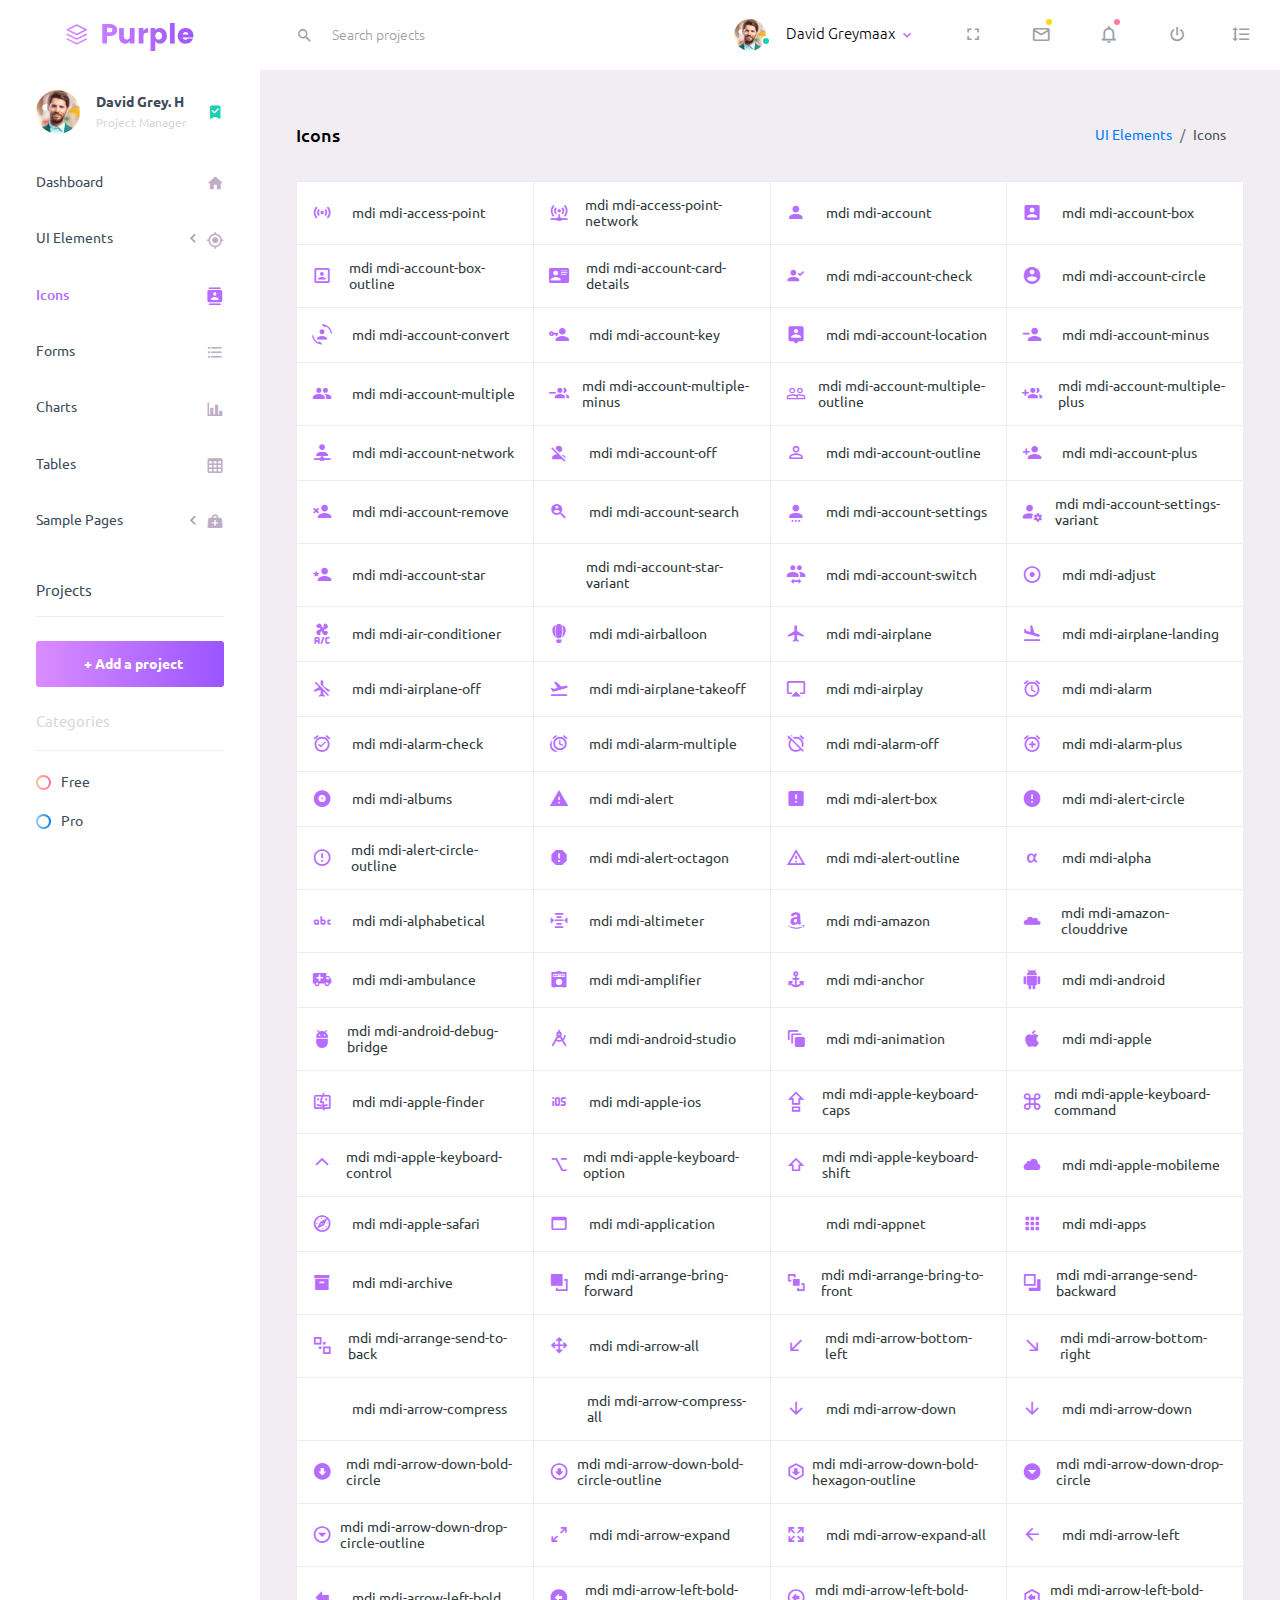
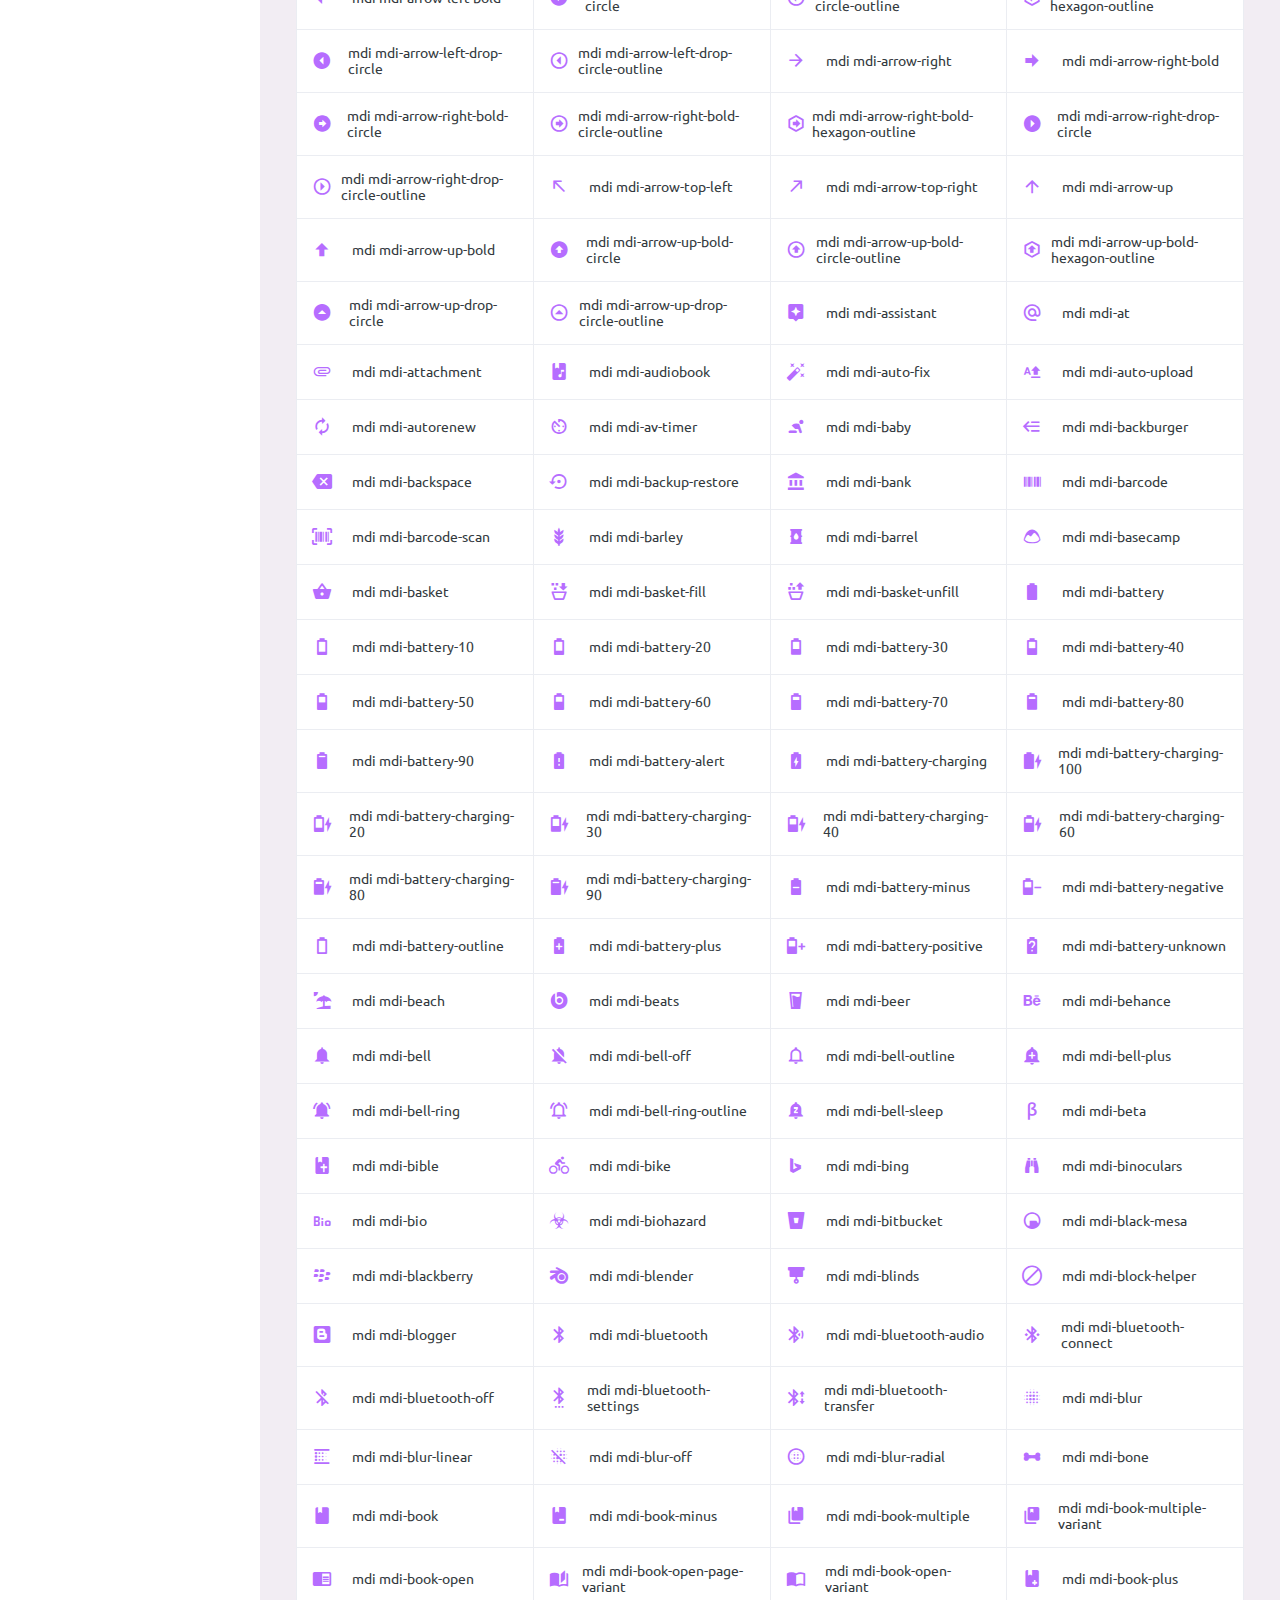
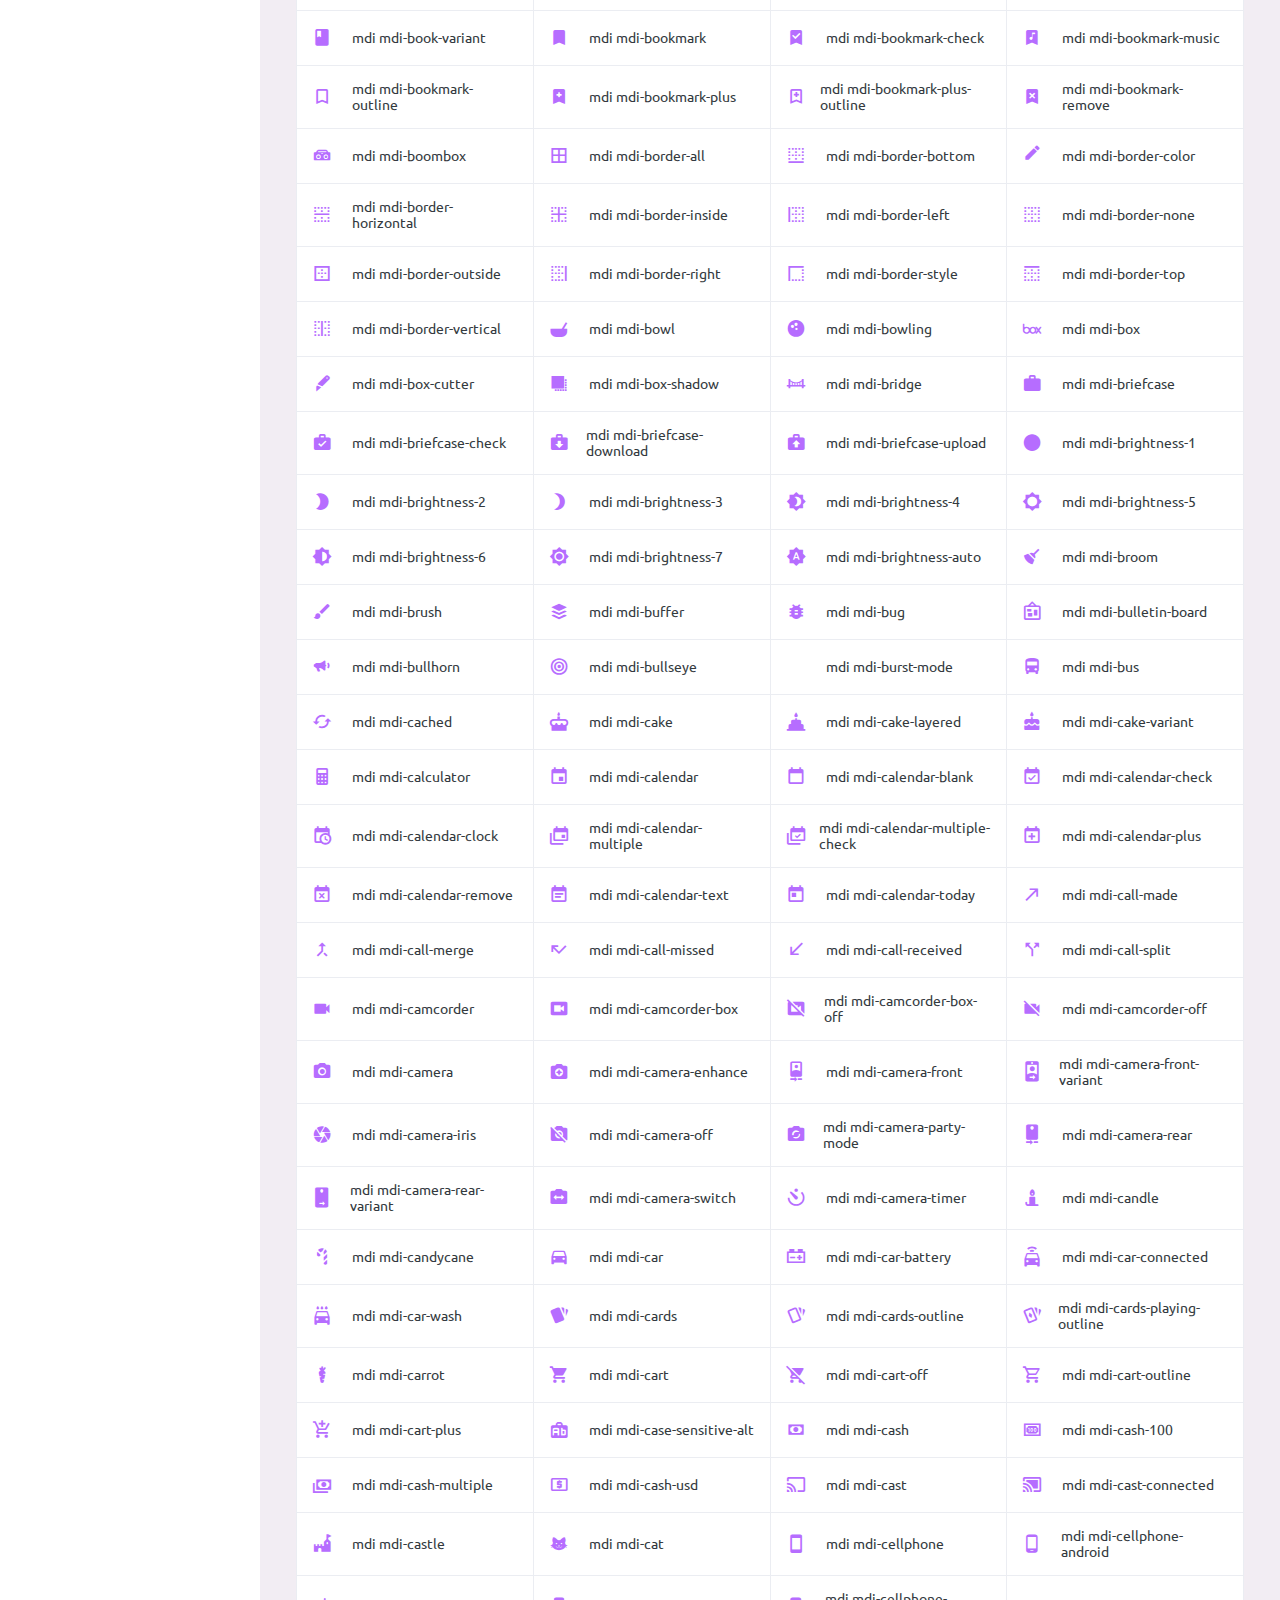
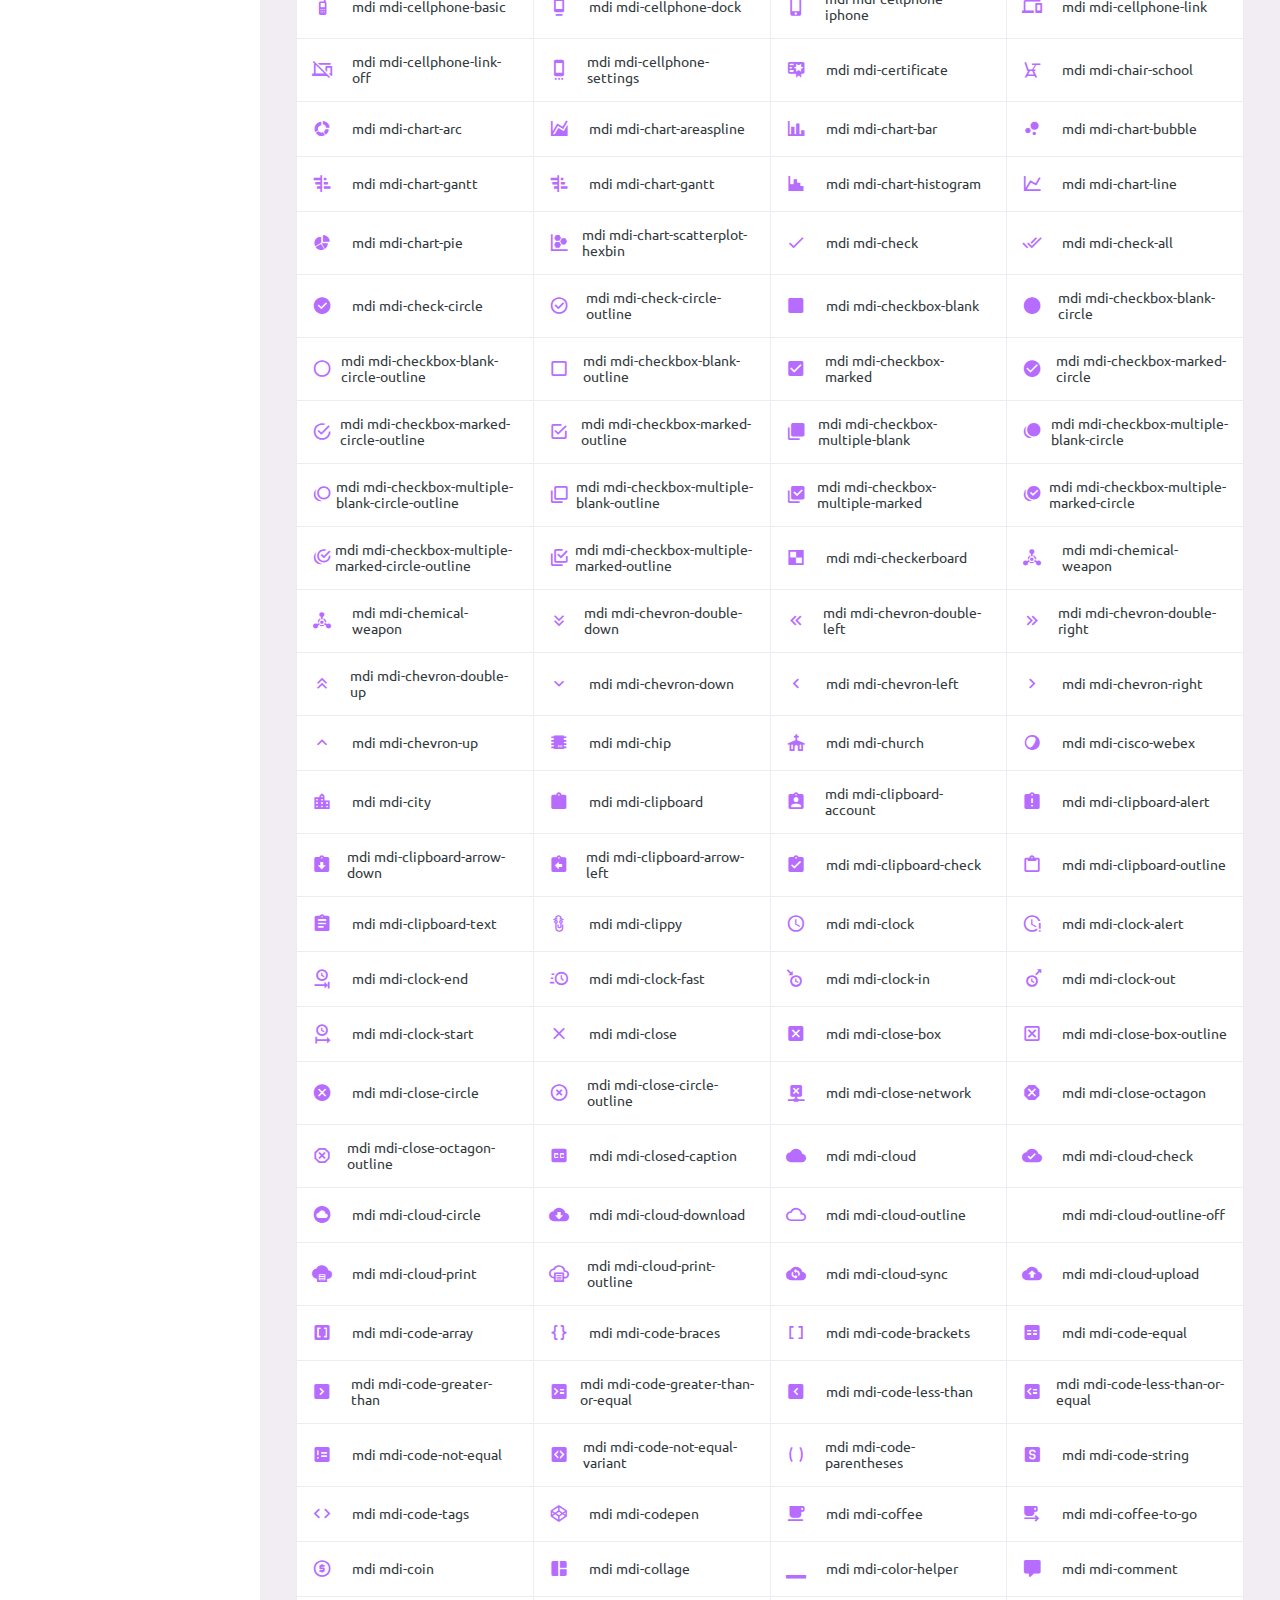
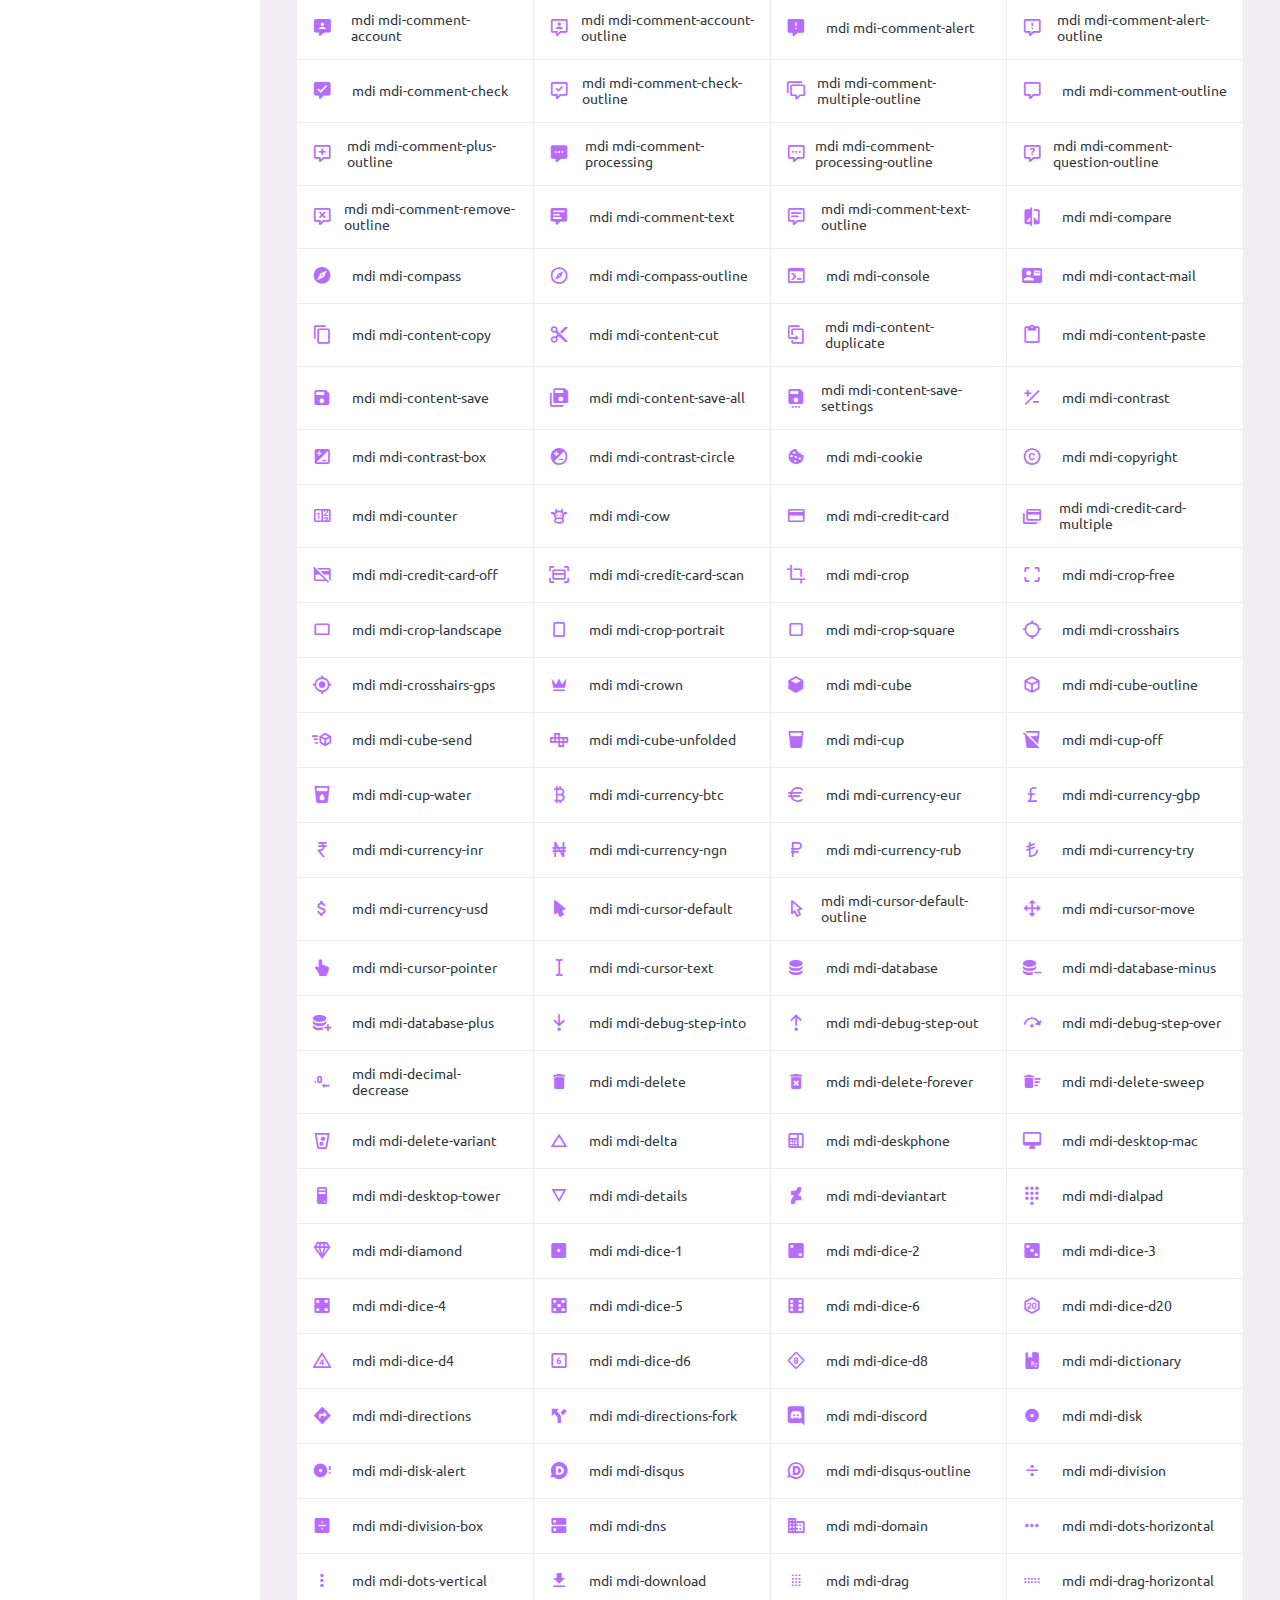
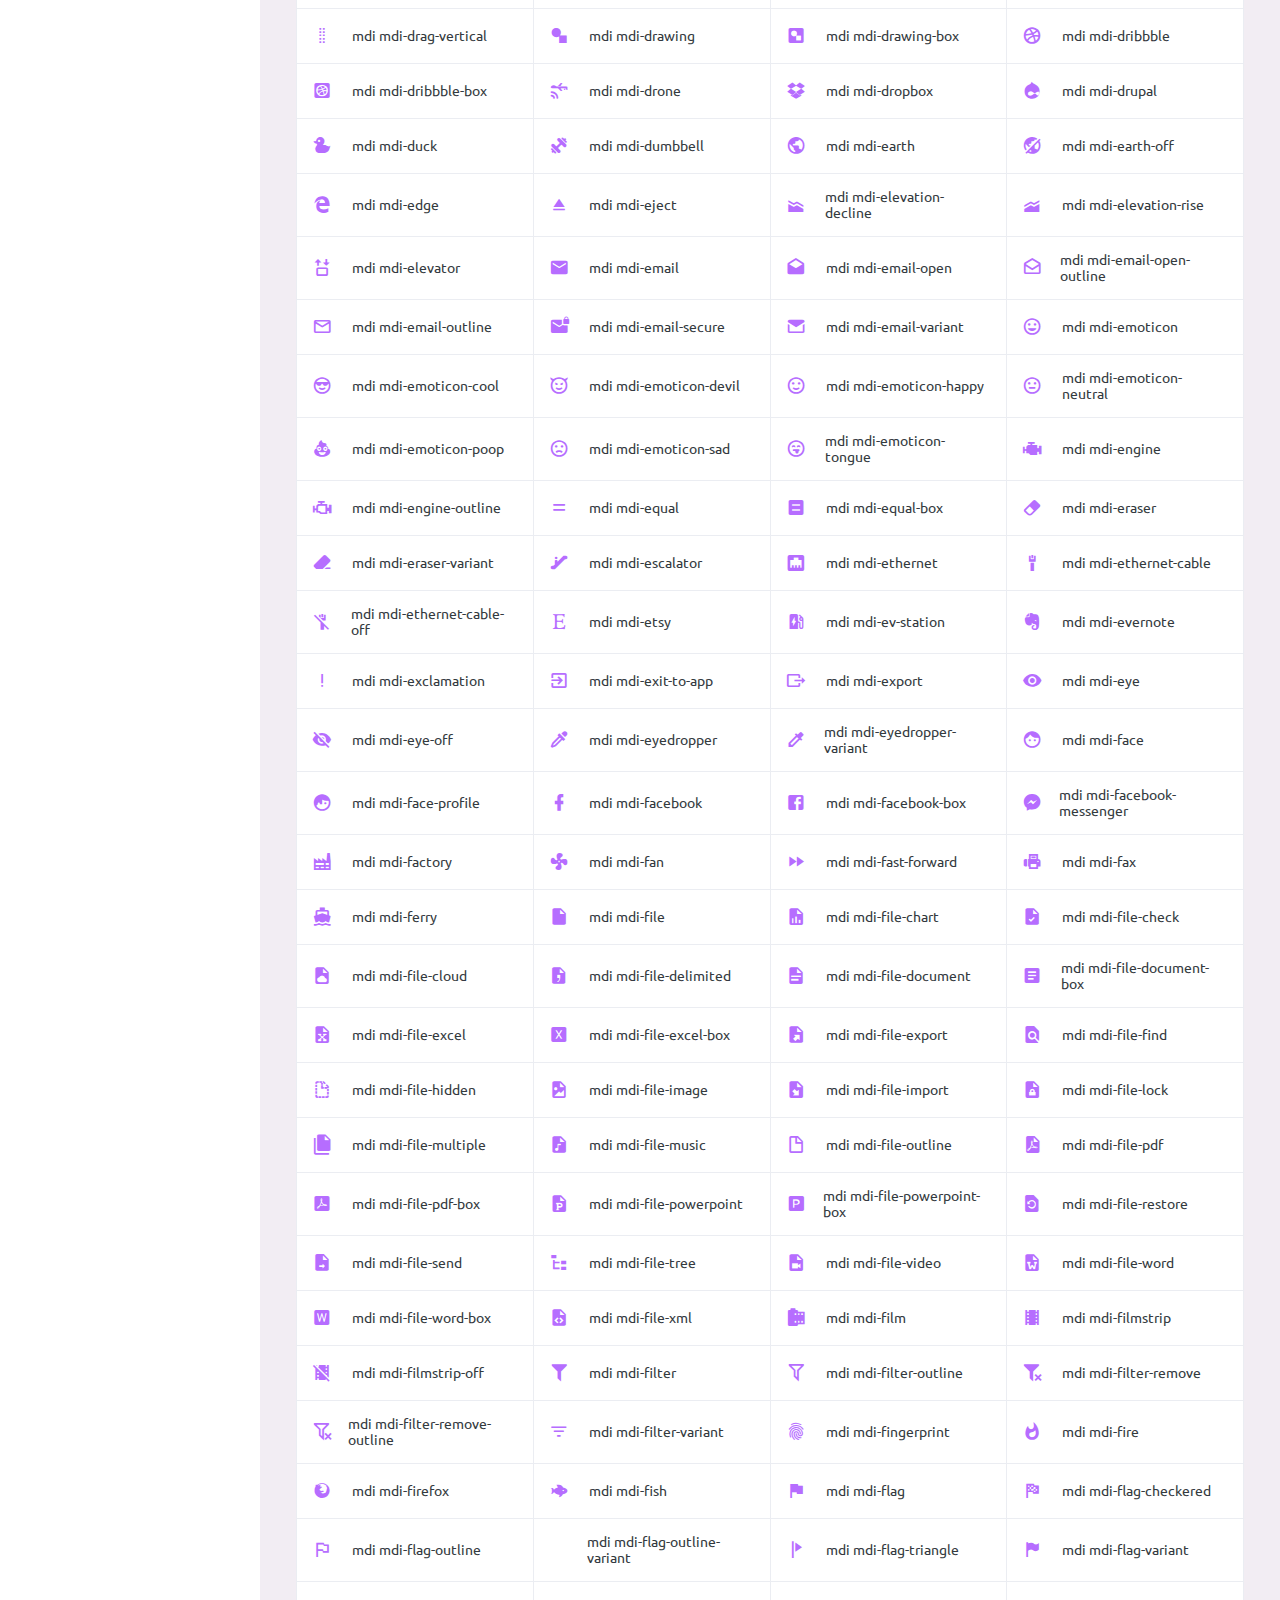
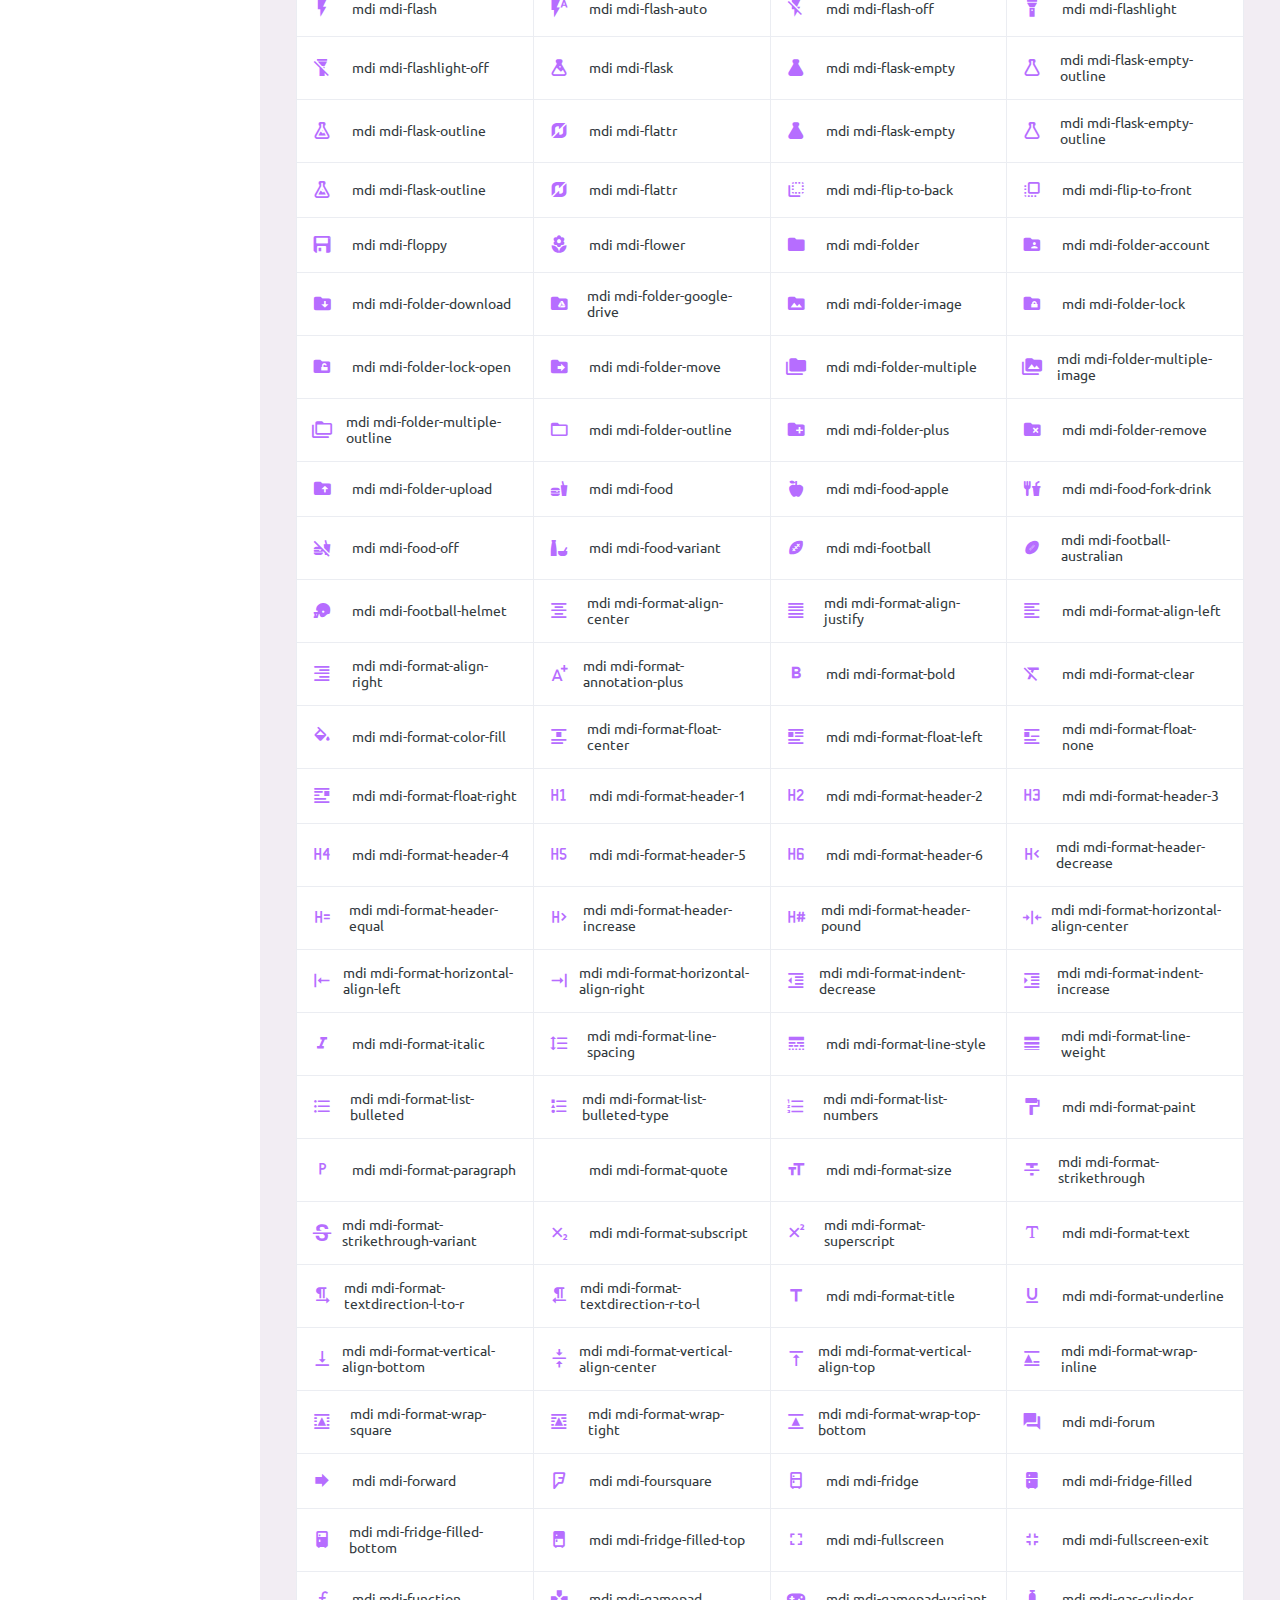
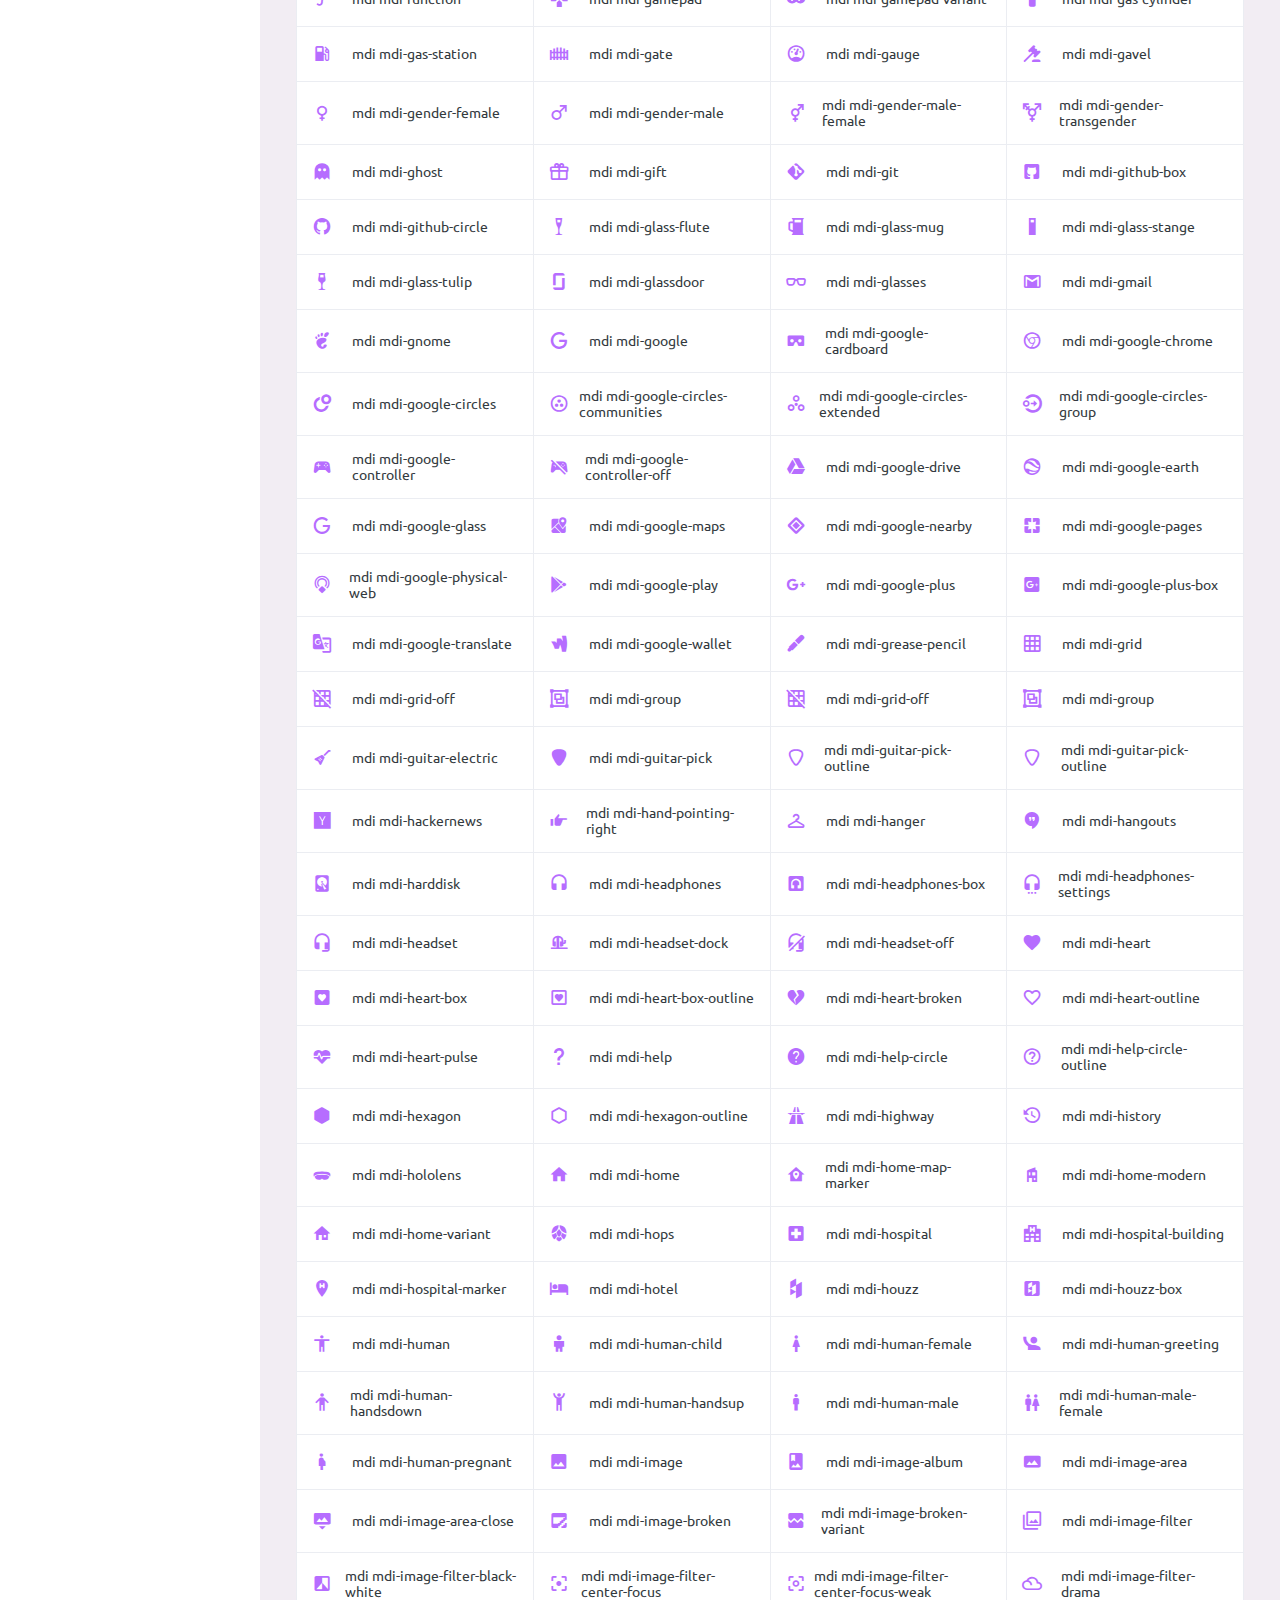
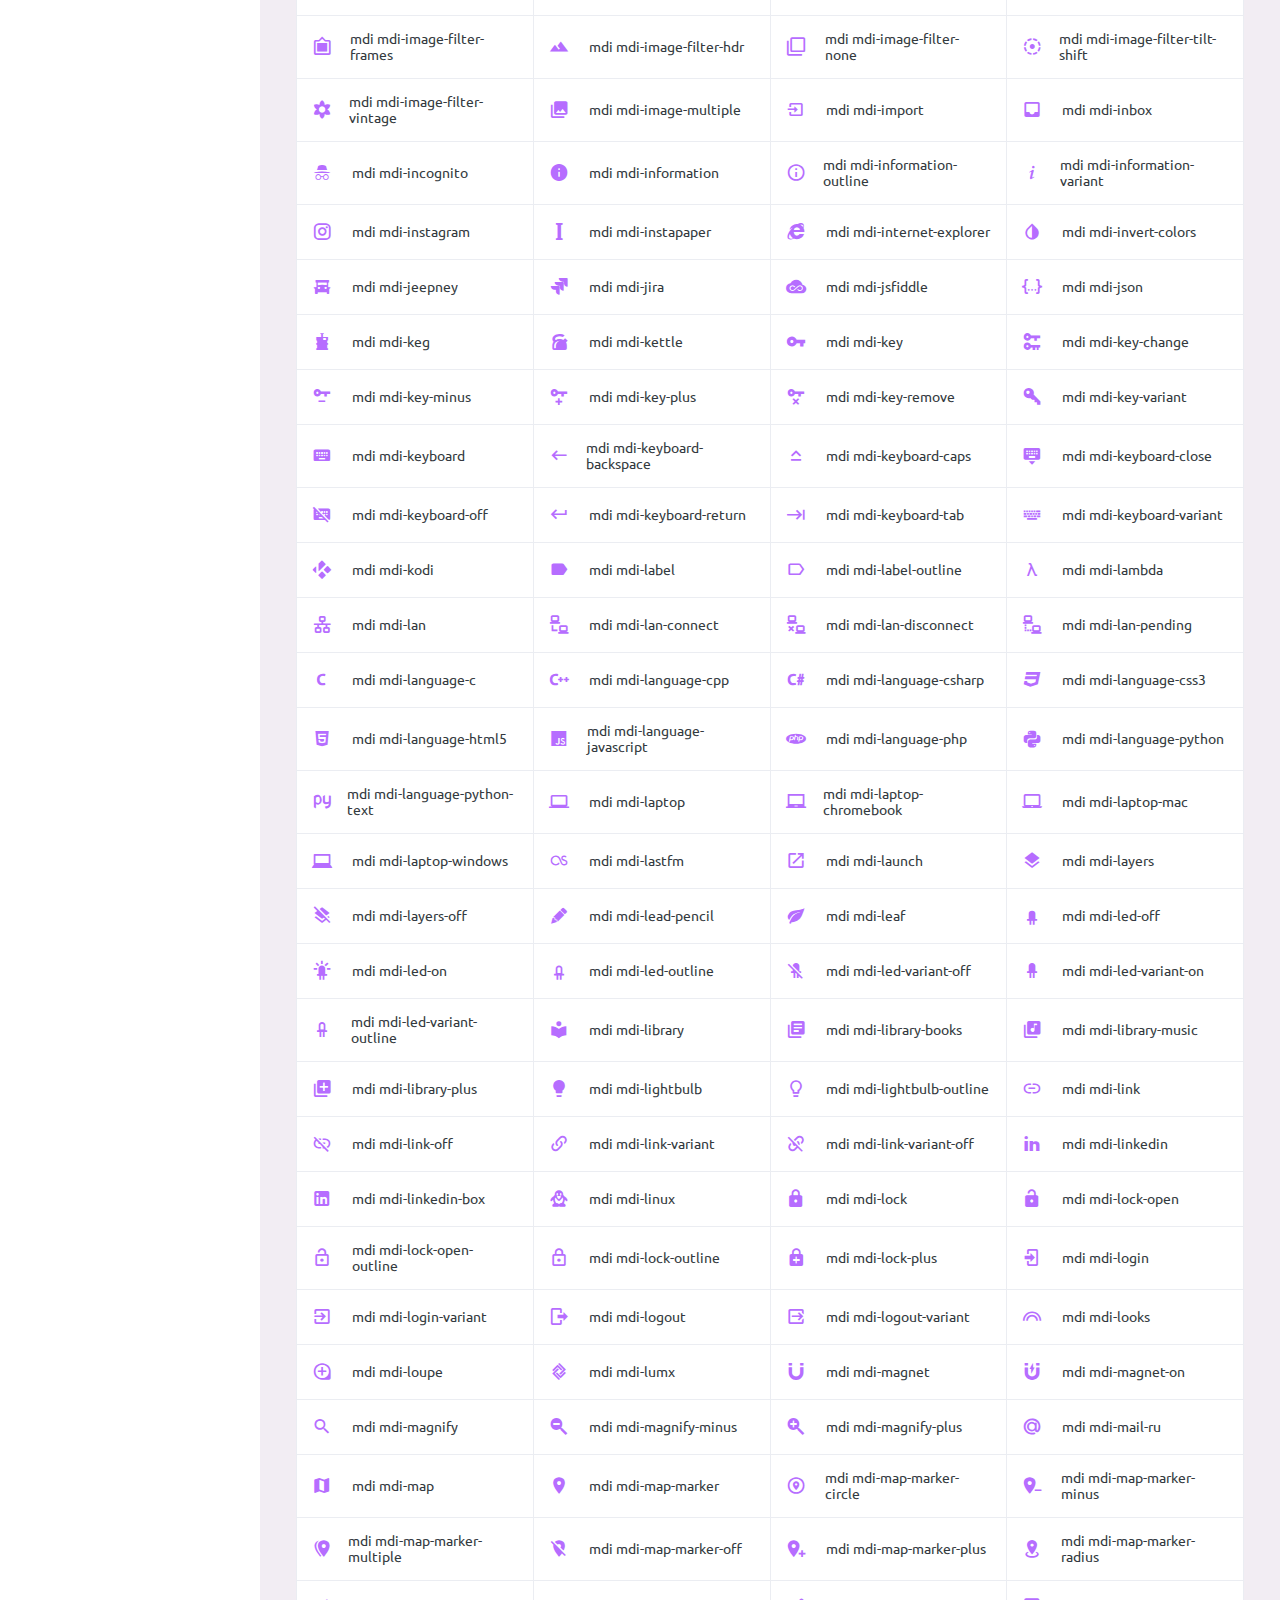
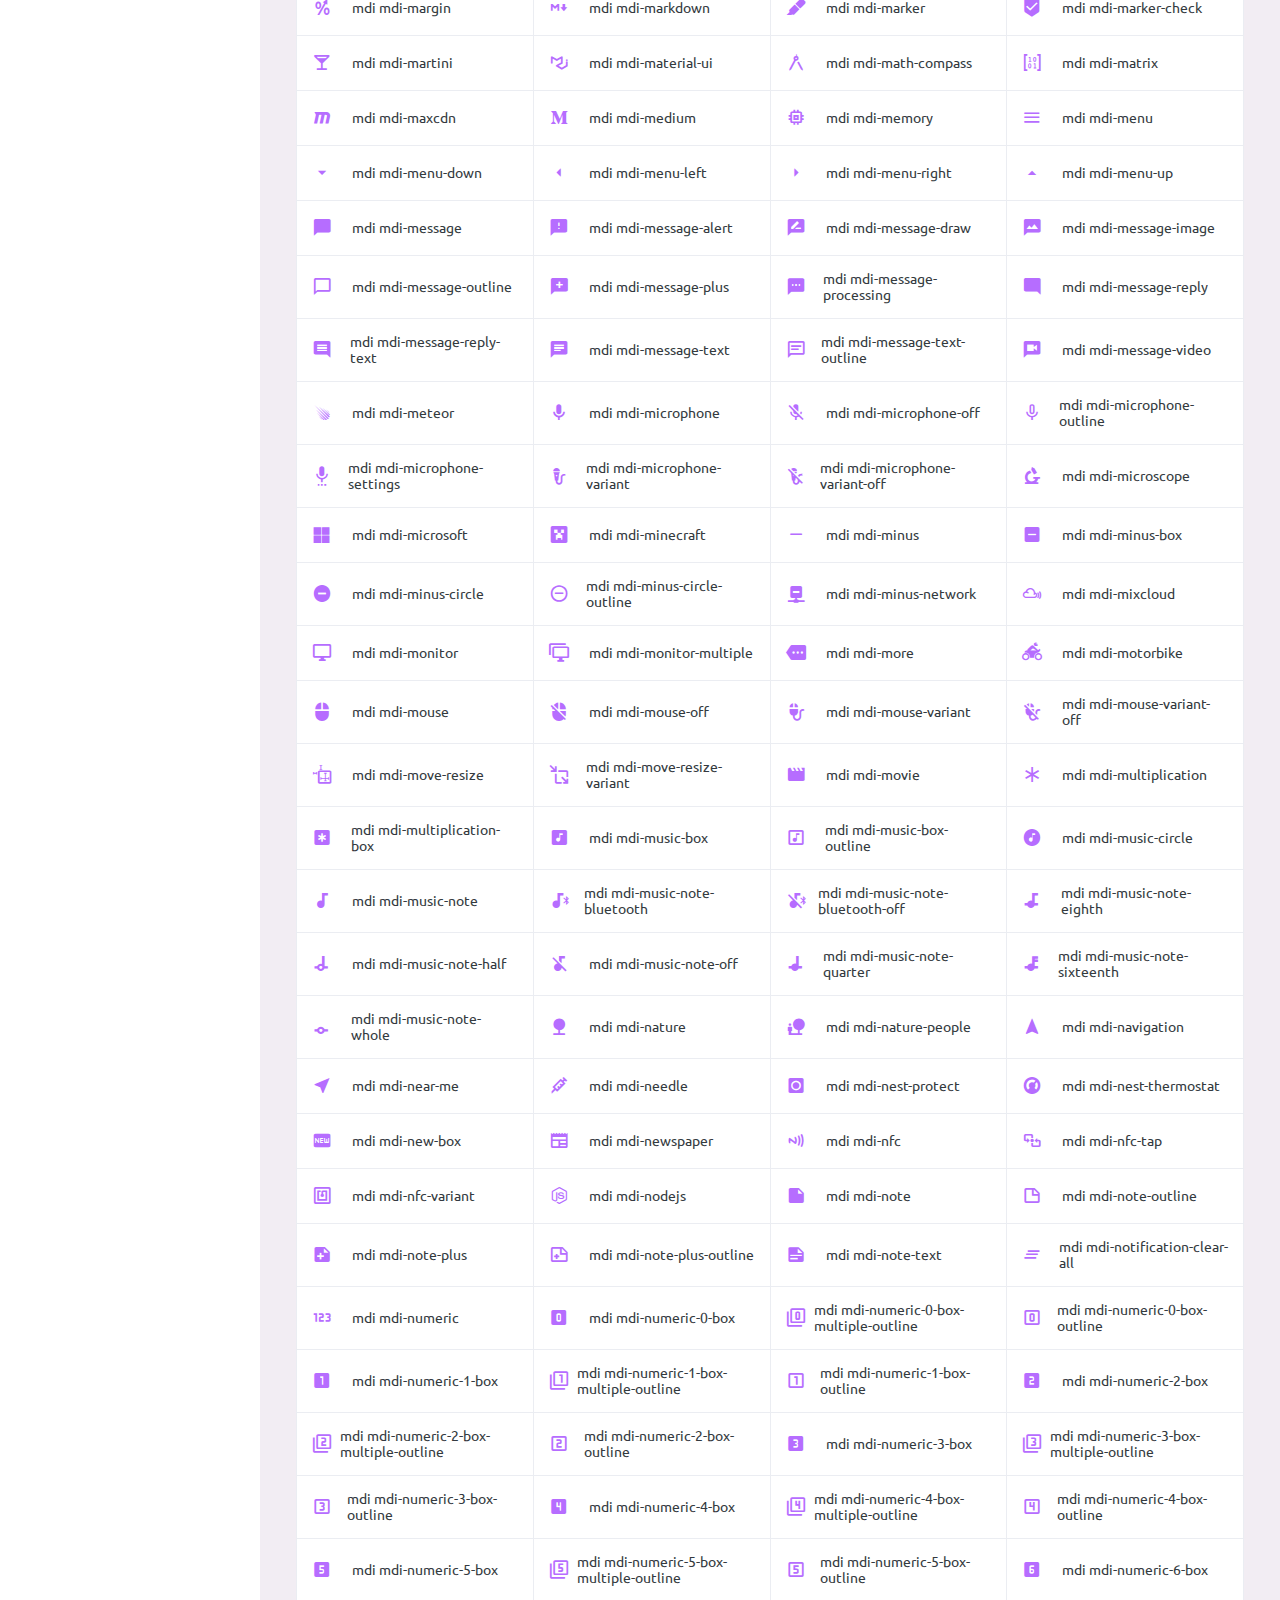
<file: admin/pages/icons/mdi.html>
<!DOCTYPE html>
<html lang="en">

<head>
  <!-- Required meta tags -->
  <meta charset="utf-8">
  <meta name="viewport" content="width=device-width, initial-scale=1, shrink-to-fit=no">
  <title>Purple Admin</title>
  <!-- plugins:css -->
  <link rel="stylesheet" href="../../vendors/iconfonts/mdi/css/materialdesignicons.min.css">
  <link rel="stylesheet" href="../../vendors/css/vendor.bundle.base.css">
  <!-- endinject -->
  <!-- inject:css -->
  <link rel="stylesheet" href="../../css/style.css">
  <!-- endinject -->
  <link rel="shortcut icon" href="../../images/favicon.png" />
</head>

<body>
  <div class=" container-scroller">
    <!-- partial:../../partials/_navbar.html -->
    <nav class="navbar default-layout-navbar col-lg-12 col-12 p-0 fixed-top d-flex flex-row">
      <div class="text-center navbar-brand-wrapper d-flex align-items-center justify-content-center">
        <a class="navbar-brand brand-logo" href="../../index.html"><img src="../../images/logo.svg" alt="logo"/></a>
        <a class="navbar-brand brand-logo-mini" href="../../index.html"><img src="../../images/logo-mini.svg" alt="logo"/></a>
      </div>
      <div class="navbar-menu-wrapper d-flex align-items-stretch">
        <div class="search-field d-none d-md-block">
          <form class="d-flex align-items-center h-100" action="#">
            <div class="input-group">
              <div class="input-group-prepend bg-transparent">
                  <i class="input-group-text border-0 mdi mdi-magnify"></i>                
              </div>
              <input type="text" class="form-control bg-transparent border-0" placeholder="Search projects">
            </div>
          </form>
        </div>
        <ul class="navbar-nav navbar-nav-right">
          <li class="nav-item nav-profile dropdown">
            <a class="nav-link dropdown-toggle" id="profileDropdown" href="#" data-toggle="dropdown" aria-expanded="false">
              <div class="nav-profile-img">
                <img src="../../images/faces/face1.jpg" alt="image">
                <span class="availability-status online"></span>             
              </div>
              <div class="nav-profile-text">
                <p class="mb-1 text-black">David Greymaax</p>
              </div>
            </a>
            <div class="dropdown-menu navbar-dropdown" aria-labelledby="profileDropdown">
              <a class="dropdown-item" href="#">
                <i class="mdi mdi-cached mr-2 text-success"></i>
                Activity Log
              </a>
              <div class="dropdown-divider"></div>
              <a class="dropdown-item" href="#">
                <i class="mdi mdi-logout mr-2 text-primary"></i>
                Signout
              </a>
            </div>
          </li>
          <li class="nav-item d-none d-lg-block full-screen-link">
            <a class="nav-link">
              <i class="mdi mdi-fullscreen" id="fullscreen-button"></i>
            </a>
          </li>
          <li class="nav-item dropdown">
            <a class="nav-link count-indicator dropdown-toggle" id="messageDropdown" href="#" data-toggle="dropdown" aria-expanded="false">
              <i class="mdi mdi-email-outline"></i>
              <span class="count-symbol bg-warning"></span>
            </a>
            <div class="dropdown-menu dropdown-menu-right navbar-dropdown preview-list" aria-labelledby="messageDropdown">
              <h6 class="p-3 mb-0">Messages</h6>
              <div class="dropdown-divider"></div>
              <a class="dropdown-item preview-item">
                <div class="preview-thumbnail">
                    <img src="../../images/faces/face4.jpg" alt="image" class="profile-pic">
                </div>
                <div class="preview-item-content d-flex align-items-start flex-column justify-content-center">
                  <h6 class="preview-subject ellipsis mb-1 font-weight-normal">Mark send you a message</h6>
                  <p class="text-gray mb-0">
                    1 Minutes ago
                  </p>
                </div>
              </a>
              <div class="dropdown-divider"></div>
              <a class="dropdown-item preview-item">
                <div class="preview-thumbnail">
                    <img src="../../images/faces/face2.jpg" alt="image" class="profile-pic">
                </div>
                <div class="preview-item-content d-flex align-items-start flex-column justify-content-center">
                  <h6 class="preview-subject ellipsis mb-1 font-weight-normal">Cregh send you a message</h6>
                  <p class="text-gray mb-0">
                    15 Minutes ago
                  </p>
                </div>
              </a>
              <div class="dropdown-divider"></div>
              <a class="dropdown-item preview-item">
                <div class="preview-thumbnail">
                    <img src="../../images/faces/face3.jpg" alt="image" class="profile-pic">
                </div>
                <div class="preview-item-content d-flex align-items-start flex-column justify-content-center">
                  <h6 class="preview-subject ellipsis mb-1 font-weight-normal">Profile picture updated</h6>
                  <p class="text-gray mb-0">
                    18 Minutes ago
                  </p>
                </div>
              </a>
              <div class="dropdown-divider"></div>
              <h6 class="p-3 mb-0 text-center">4 new messages</h6>
            </div>
          </li>
          <li class="nav-item dropdown">
            <a class="nav-link count-indicator dropdown-toggle" id="notificationDropdown" href="#" data-toggle="dropdown">
              <i class="mdi mdi-bell-outline"></i>
              <span class="count-symbol bg-danger"></span>
            </a>
            <div class="dropdown-menu dropdown-menu-right navbar-dropdown preview-list" aria-labelledby="notificationDropdown">
              <h6 class="p-3 mb-0">Notifications</h6>
              <div class="dropdown-divider"></div>
              <a class="dropdown-item preview-item">
                <div class="preview-thumbnail">
                  <div class="preview-icon bg-success">
                    <i class="mdi mdi-calendar"></i>
                  </div>
                </div>
                <div class="preview-item-content d-flex align-items-start flex-column justify-content-center">
                  <h6 class="preview-subject font-weight-normal mb-1">Event today</h6>
                  <p class="text-gray ellipsis mb-0">
                    Just a reminder that you have an event today
                  </p>
                </div>
              </a>
              <div class="dropdown-divider"></div>
              <a class="dropdown-item preview-item">
                <div class="preview-thumbnail">
                  <div class="preview-icon bg-warning">
                    <i class="mdi mdi-settings"></i>
                  </div>
                </div>
                <div class="preview-item-content d-flex align-items-start flex-column justify-content-center">
                  <h6 class="preview-subject font-weight-normal mb-1">Settings</h6>
                  <p class="text-gray ellipsis mb-0">
                    Update dashboard
                  </p>
                </div>
              </a>
              <div class="dropdown-divider"></div>
              <a class="dropdown-item preview-item">
                <div class="preview-thumbnail">
                  <div class="preview-icon bg-info">
                    <i class="mdi mdi-link-variant"></i>
                  </div>
                </div>
                <div class="preview-item-content d-flex align-items-start flex-column justify-content-center">
                  <h6 class="preview-subject font-weight-normal mb-1">Launch Admin</h6>
                  <p class="text-gray ellipsis mb-0">
                    New admin wow!
                  </p>
                </div>
              </a>
              <div class="dropdown-divider"></div>
              <h6 class="p-3 mb-0 text-center">See all notifications</h6>
            </div>
          </li>
          <li class="nav-item nav-logout d-none d-lg-block">
            <a class="nav-link" href="#">
              <i class="mdi mdi-power"></i>
            </a>
          </li>
          <li class="nav-item nav-settings d-none d-lg-block">
            <a class="nav-link" href="#">
              <i class="mdi mdi-format-line-spacing"></i>
            </a>
          </li>
        </ul>
        <button class="navbar-toggler navbar-toggler-right d-lg-none align-self-center" type="button" data-toggle="offcanvas">
          <span class="mdi mdi-menu"></span>
        </button>
      </div>
    </nav>
    <!-- partial -->
    <div class="container-fluid page-body-wrapper">
      <!-- partial:../../partials/_sidebar.html -->
      <nav class="sidebar sidebar-offcanvas" id="sidebar">
        <ul class="nav">
          <li class="nav-item nav-profile">
            <a href="#" class="nav-link">
              <div class="nav-profile-image">
                <img src="../../images/faces/face1.jpg" alt="profile">
                <span class="login-status online"></span> <!--change to offline or busy as needed-->              
              </div>
              <div class="nav-profile-text d-flex flex-column">
                <span class="font-weight-bold mb-2">David Grey. H</span>
                <span class="text-secondary text-small">Project Manager</span>
              </div>
              <i class="mdi mdi-bookmark-check text-success nav-profile-badge"></i>
            </a>
          </li>
          <li class="nav-item">
            <a class="nav-link" href="../../index.html">
              <span class="menu-title">Dashboard</span>
              <i class="mdi mdi-home menu-icon"></i>
            </a>
          </li>
          <li class="nav-item">
            <a class="nav-link" data-toggle="collapse" href="#ui-basic" aria-expanded="false" aria-controls="ui-basic">
              <span class="menu-title">UI Elements</span>
              <i class="menu-arrow"></i>
              <i class="mdi mdi-crosshairs-gps menu-icon"></i>
            </a>
            <div class="collapse" id="ui-basic">
              <ul class="nav flex-column sub-menu">
                <li class="nav-item"> <a class="nav-link" href="../../pages/ui-features/buttons.html">Buttons</a></li>
                <li class="nav-item"> <a class="nav-link" href="../../pages/ui-features/typography.html">Typography</a></li>
              </ul>
            </div>
          </li>
          <li class="nav-item">
            <a class="nav-link" href="../../pages/icons/mdi.html">
              <span class="menu-title">Icons</span>
              <i class="mdi mdi-contacts menu-icon"></i>
            </a>
          </li>
          <li class="nav-item">
            <a class="nav-link" href="../../pages/forms/basic_elements.html">
              <span class="menu-title">Forms</span>
              <i class="mdi mdi-format-list-bulleted menu-icon"></i>
            </a>
          </li>
          <li class="nav-item">
            <a class="nav-link" href="../../pages/charts/chartjs.html">
              <span class="menu-title">Charts</span>
              <i class="mdi mdi-chart-bar menu-icon"></i>
            </a>
          </li>
          <li class="nav-item">
            <a class="nav-link" href="../../pages/tables/basic-table.html">
              <span class="menu-title">Tables</span>
              <i class="mdi mdi-table-large menu-icon"></i>
            </a>
          </li>
          <li class="nav-item">
            <a class="nav-link" data-toggle="collapse" href="#general-pages" aria-expanded="false" aria-controls="general-pages">
              <span class="menu-title">Sample Pages</span>
              <i class="menu-arrow"></i>
              <i class="mdi mdi-medical-bag menu-icon"></i>
            </a>
            <div class="collapse" id="general-pages">
              <ul class="nav flex-column sub-menu">
                <li class="nav-item"> <a class="nav-link" href="../../pages/samples/blank-page.html"> Blank Page </a></li>
                <li class="nav-item"> <a class="nav-link" href="../../pages/samples/login.html"> Login </a></li>
                <li class="nav-item"> <a class="nav-link" href="../../pages/samples/register.html"> Register </a></li>
                <li class="nav-item"> <a class="nav-link" href="../../pages/samples/error-404.html"> 404 </a></li>
                <li class="nav-item"> <a class="nav-link" href="../../pages/samples/error-500.html"> 500 </a></li>
              </ul>
              </div>
          </li>
          <li class="nav-item sidebar-actions">
            <span class="nav-link">
              <div class="border-bottom">
                <h6 class="font-weight-normal mb-3">Projects</h6>                
              </div>
              <button class="btn btn-block btn-lg btn-gradient-primary mt-4">+ Add a project</button>
              <div class="mt-4">
                <div class="border-bottom">
                  <p class="text-secondary">Categories</p>                  
                </div>
                <ul class="gradient-bullet-list mt-4">
                  <li>Free</li>
                  <li>Pro</li>
                </ul>
              </div>
            </span>
          </li>
        </ul>
      </nav>
      <!-- partial -->
      <div class="main-panel">          
        <div class="content-wrapper">
					<div class="page-header">
            <h3 class="page-title">
              Icons
            </h3>
            <nav aria-label="breadcrumb">
              <ol class="breadcrumb">
                <li class="breadcrumb-item"><a href="#">UI Elements</a></li>
                <li class="breadcrumb-item active" aria-current="page">Icons</li>
              </ol>
            </nav>
          </div>
          <div class="row icons-list">
            <div class="col-sm-6 col-md-4 col-lg-3">
                <i class="mdi mdi-access-point"></i> mdi mdi-access-point
            </div>
            <div class="col-sm-6 col-md-4 col-lg-3">
                <i class="mdi mdi-access-point-network"></i> mdi mdi-access-point-network
            </div>
            <div class="col-sm-6 col-md-4 col-lg-3">
                <i class="mdi mdi-account"></i> mdi mdi-account
            </div>
            <div class="col-sm-6 col-md-4 col-lg-3">
                <i class="mdi mdi-account-box"></i> mdi mdi-account-box
            </div>
            <div class="col-sm-6 col-md-4 col-lg-3">
                <i class="mdi mdi-account-box-outline"></i> mdi mdi-account-box-outline
            </div>
            <div class="col-sm-6 col-md-4 col-lg-3">
                <i class="mdi mdi-account-card-details"></i> mdi mdi-account-card-details
            </div>
            <div class="col-sm-6 col-md-4 col-lg-3">
                <i class="mdi mdi-account-check"></i> mdi mdi-account-check
            </div>
            <div class="col-sm-6 col-md-4 col-lg-3">
                <i class="mdi mdi-account-circle"></i> mdi mdi-account-circle
            </div>
            <div class="col-sm-6 col-md-4 col-lg-3">
                <i class="mdi mdi-account-convert"></i> mdi mdi-account-convert
            </div>
            <div class="col-sm-6 col-md-4 col-lg-3">
                <i class="mdi mdi-account-key"></i> mdi mdi-account-key
            </div>
            <div class="col-sm-6 col-md-4 col-lg-3">
                <i class="mdi mdi-account-location"></i> mdi mdi-account-location
            </div>
            <div class="col-sm-6 col-md-4 col-lg-3">
                <i class="mdi mdi-account-minus"></i> mdi mdi-account-minus
            </div>
            <div class="col-sm-6 col-md-4 col-lg-3">
                <i class="mdi mdi-account-multiple"></i> mdi mdi-account-multiple
            </div>
            <div class="col-sm-6 col-md-4 col-lg-3">
                <i class="mdi mdi-account-multiple-minus"></i> mdi mdi-account-multiple-minus
            </div>
            <div class="col-sm-6 col-md-4 col-lg-3">
                <i class="mdi mdi-account-multiple-outline"></i> mdi mdi-account-multiple-outline
            </div>
            <div class="col-sm-6 col-md-4 col-lg-3">
                <i class="mdi mdi-account-multiple-plus"></i> mdi mdi-account-multiple-plus
            </div>
            <div class="col-sm-6 col-md-4 col-lg-3">
                <i class="mdi mdi-account-network"></i> mdi mdi-account-network
            </div>
            <div class="col-sm-6 col-md-4 col-lg-3">
                <i class="mdi mdi-account-off"></i> mdi mdi-account-off
            </div>
            <div class="col-sm-6 col-md-4 col-lg-3">
                <i class="mdi mdi-account-outline"></i> mdi mdi-account-outline
            </div>
            <div class="col-sm-6 col-md-4 col-lg-3">
                <i class="mdi mdi-account-plus"></i> mdi mdi-account-plus
            </div>
            <div class="col-sm-6 col-md-4 col-lg-3">
                <i class="mdi mdi-account-remove"></i> mdi mdi-account-remove
            </div>
            <div class="col-sm-6 col-md-4 col-lg-3">
                <i class="mdi mdi-account-search"></i> mdi mdi-account-search
            </div>
            <div class="col-sm-6 col-md-4 col-lg-3">
                <i class="mdi mdi-account-settings"></i> mdi mdi-account-settings
            </div>
            <div class="col-sm-6 col-md-4 col-lg-3">
                <i class="mdi mdi-account-settings-variant"></i> mdi mdi-account-settings-variant
            </div>
            <div class="col-sm-6 col-md-4 col-lg-3">
                <i class="mdi mdi-account-star"></i> mdi mdi-account-star
            </div>
            <div class="col-sm-6 col-md-4 col-lg-3">
                <i class="mdi mdi-account-star-variant"></i> mdi mdi-account-star-variant
            </div>
            <div class="col-sm-6 col-md-4 col-lg-3">
                <i class="mdi mdi-account-switch"></i> mdi mdi-account-switch
            </div>
            <div class="col-sm-6 col-md-4 col-lg-3">
                <i class="mdi mdi-adjust"></i> mdi mdi-adjust
            </div>
            <div class="col-sm-6 col-md-4 col-lg-3">
                <i class="mdi mdi-air-conditioner"></i> mdi mdi-air-conditioner
            </div>
            <div class="col-sm-6 col-md-4 col-lg-3">
                <i class="mdi mdi-airballoon"></i> mdi mdi-airballoon
            </div>
            <div class="col-sm-6 col-md-4 col-lg-3">
                <i class="mdi mdi-airplane"></i> mdi mdi-airplane
            </div>
            <div class="col-sm-6 col-md-4 col-lg-3">
                <i class="mdi mdi-airplane-landing"></i> mdi mdi-airplane-landing
            </div>
            <div class="col-sm-6 col-md-4 col-lg-3">
                <i class="mdi mdi-airplane-off"></i> mdi mdi-airplane-off
            </div>
            <div class="col-sm-6 col-md-4 col-lg-3">
                <i class="mdi mdi-airplane-takeoff"></i> mdi mdi-airplane-takeoff
            </div>
            <div class="col-sm-6 col-md-4 col-lg-3">
                <i class="mdi mdi-airplay"></i> mdi mdi-airplay
            </div>
            <div class="col-sm-6 col-md-4 col-lg-3">
                <i class="mdi mdi-alarm"></i> mdi mdi-alarm
            </div>
            <div class="col-sm-6 col-md-4 col-lg-3">
                <i class="mdi mdi-alarm-check"></i> mdi mdi-alarm-check
            </div>
            <div class="col-sm-6 col-md-4 col-lg-3">
                <i class="mdi mdi-alarm-multiple"></i> mdi mdi-alarm-multiple
            </div>
            <div class="col-sm-6 col-md-4 col-lg-3">
                <i class="mdi mdi-alarm-off"></i> mdi mdi-alarm-off
            </div>
            <div class="col-sm-6 col-md-4 col-lg-3">
                <i class="mdi mdi-alarm-plus"></i> mdi mdi-alarm-plus
            </div>
            <div class="col-sm-6 col-md-4 col-lg-3">
                <i class="mdi mdi-album"></i> mdi mdi-albums
            </div>
            <div class="col-sm-6 col-md-4 col-lg-3">
                <i class="mdi mdi-alert"></i> mdi mdi-alert
            </div>
            <div class="col-sm-6 col-md-4 col-lg-3">
                <i class="mdi mdi-alert-box"></i> mdi mdi-alert-box
            </div>
            <div class="col-sm-6 col-md-4 col-lg-3">
                <i class="mdi mdi-alert-circle"></i> mdi mdi-alert-circle
            </div>
            <div class="col-sm-6 col-md-4 col-lg-3">
                <i class="mdi mdi-alert-circle-outline"></i> mdi mdi-alert-circle-outline
            </div>
            <div class="col-sm-6 col-md-4 col-lg-3">
                <i class="mdi mdi-alert-octagon"></i> mdi mdi-alert-octagon
            </div>
            <div class="col-sm-6 col-md-4 col-lg-3">
                <i class="mdi mdi-alert-outline"></i> mdi mdi-alert-outline
            </div>
            <div class="col-sm-6 col-md-4 col-lg-3">
                <i class="mdi mdi-alpha"></i> mdi mdi-alpha
            </div>
            <div class="col-sm-6 col-md-4 col-lg-3">
                <i class="mdi mdi-alphabetical"></i> mdi mdi-alphabetical
            </div>
            <div class="col-sm-6 col-md-4 col-lg-3">
                <i class="mdi mdi-altimeter"></i> mdi mdi-altimeter
            </div>
            <div class="col-sm-6 col-md-4 col-lg-3">
                <i class="mdi mdi-amazon"></i> mdi mdi-amazon
            </div>
            <div class="col-sm-6 col-md-4 col-lg-3">
                <i class="mdi mdi-amazon-clouddrive"></i> mdi mdi-amazon-clouddrive
            </div>
            <div class="col-sm-6 col-md-4 col-lg-3">
                <i class="mdi mdi-ambulance"></i> mdi mdi-ambulance
            </div>
            <div class="col-sm-6 col-md-4 col-lg-3">
                <i class="mdi mdi-amplifier"></i> mdi mdi-amplifier
            </div>
            <div class="col-sm-6 col-md-4 col-lg-3">
                <i class="mdi mdi-anchor"></i> mdi mdi-anchor
            </div>
            <div class="col-sm-6 col-md-4 col-lg-3">
                <i class="mdi mdi-android"></i> mdi mdi-android
            </div>
            <div class="col-sm-6 col-md-4 col-lg-3">
                <i class="mdi mdi-android-debug-bridge"></i> mdi mdi-android-debug-bridge
            </div>
            <div class="col-sm-6 col-md-4 col-lg-3">
                <i class="mdi mdi-android-studio"></i> mdi mdi-android-studio
            </div>
            <div class="col-sm-6 col-md-4 col-lg-3">
                <i class="mdi mdi-animation"></i> mdi mdi-animation
            </div>
            <div class="col-sm-6 col-md-4 col-lg-3">
                <i class="mdi mdi-apple"></i> mdi mdi-apple
            </div>
            <div class="col-sm-6 col-md-4 col-lg-3">
                <i class="mdi mdi-apple-finder"></i> mdi mdi-apple-finder
            </div>
            <div class="col-sm-6 col-md-4 col-lg-3">
                <i class="mdi mdi-apple-ios"></i> mdi mdi-apple-ios
            </div>
            <div class="col-sm-6 col-md-4 col-lg-3">
                <i class="mdi mdi-apple-keyboard-caps"></i> mdi mdi-apple-keyboard-caps
            </div>
            <div class="col-sm-6 col-md-4 col-lg-3">
                <i class="mdi mdi-apple-keyboard-command"></i> mdi mdi-apple-keyboard-command
            </div>
            <div class="col-sm-6 col-md-4 col-lg-3">
                <i class="mdi mdi-apple-keyboard-control"></i> mdi mdi-apple-keyboard-control
            </div>
            <div class="col-sm-6 col-md-4 col-lg-3">
                <i class="mdi mdi-apple-keyboard-option"></i> mdi mdi-apple-keyboard-option
            </div>
            <div class="col-sm-6 col-md-4 col-lg-3">
                <i class="mdi mdi-apple-keyboard-shift"></i> mdi mdi-apple-keyboard-shift
            </div>
            <div class="col-sm-6 col-md-4 col-lg-3">
                <i class="mdi mdi-apple-mobileme "></i> mdi mdi-apple-mobileme
            </div>
            <div class="col-sm-6 col-md-4 col-lg-3">
                <i class="mdi mdi-apple-safari"></i> mdi mdi-apple-safari
            </div>
            <div class="col-sm-6 col-md-4 col-lg-3">
                <i class="mdi mdi-application"></i> mdi mdi-application
            </div>
            <div class="col-sm-6 col-md-4 col-lg-3">
                <i class="mdi mdi-appnet"></i> mdi mdi-appnet
            </div>
            <div class="col-sm-6 col-md-4 col-lg-3">
                <i class="mdi mdi-apps"></i> mdi mdi-apps
            </div>
            <div class="col-sm-6 col-md-4 col-lg-3">
                <i class="mdi mdi-archive"></i> mdi mdi-archive
            </div>
            <div class="col-sm-6 col-md-4 col-lg-3">
                <i class="mdi mdi-arrange-bring-forward"></i> mdi mdi-arrange-bring-forward
            </div>
            <div class="col-sm-6 col-md-4 col-lg-3">
                <i class="mdi mdi-arrange-bring-to-front"></i> mdi mdi-arrange-bring-to-front
            </div>
            <div class="col-sm-6 col-md-4 col-lg-3">
                <i class="mdi mdi-arrange-send-backward"></i> mdi mdi-arrange-send-backward
            </div>
            <div class="col-sm-6 col-md-4 col-lg-3">
                <i class="mdi mdi-arrange-send-to-back"></i> mdi mdi-arrange-send-to-back
            </div>
            <div class="col-sm-6 col-md-4 col-lg-3">
                <i class="mdi mdi-arrow-all"></i> mdi mdi-arrow-all
            </div>
            <div class="col-sm-6 col-md-4 col-lg-3">
                <i class="mdi mdi-arrow-bottom-left"></i> mdi mdi-arrow-bottom-left
            </div>
            <div class="col-sm-6 col-md-4 col-lg-3">
                <i class="mdi mdi-arrow-bottom-right"></i> mdi mdi-arrow-bottom-right
            </div>
            <div class="col-sm-6 col-md-4 col-lg-3">
                <i class="mdi mdi-arrow-compress"></i> mdi mdi-arrow-compress
            </div>
            <div class="col-sm-6 col-md-4 col-lg-3">
                <i class="mdi mdi-arrow-compress-all"></i> mdi mdi-arrow-compress-all
            </div>
            <div class="col-sm-6 col-md-4 col-lg-3">
                <i class="mdi mdi-arrow-down"></i> mdi mdi-arrow-down
            </div>
            <div class="col-sm-6 col-md-4 col-lg-3">
                <i class="mdi mdi-arrow-down"></i> mdi mdi-arrow-down
            </div>
            <div class="col-sm-6 col-md-4 col-lg-3">
                <i class="mdi mdi-arrow-down-bold-circle"></i> mdi mdi-arrow-down-bold-circle
            </div>
            <div class="col-sm-6 col-md-4 col-lg-3">
                <i class="mdi mdi-arrow-down-bold-circle-outline"></i> mdi mdi-arrow-down-bold-circle-outline
            </div>
            <div class="col-sm-6 col-md-4 col-lg-3">
                <i class="mdi mdi-arrow-down-bold-hexagon-outline"></i> mdi mdi-arrow-down-bold-hexagon-outline
            </div>
            <div class="col-sm-6 col-md-4 col-lg-3">
                <i class="mdi mdi-arrow-down-drop-circle"></i> mdi mdi-arrow-down-drop-circle
            </div>
            <div class="col-sm-6 col-md-4 col-lg-3">
                <i class="mdi mdi-arrow-down-drop-circle-outline"></i> mdi mdi-arrow-down-drop-circle-outline
            </div>
            <div class="col-sm-6 col-md-4 col-lg-3">
                <i class="mdi mdi-arrow-expand"></i> mdi mdi-arrow-expand
            </div>
            <div class="col-sm-6 col-md-4 col-lg-3">
                <i class="mdi mdi-arrow-expand-all"></i> mdi mdi-arrow-expand-all
            </div>
            <div class="col-sm-6 col-md-4 col-lg-3">
                <i class="mdi mdi-arrow-left"></i> mdi mdi-arrow-left
            </div>
            <div class="col-sm-6 col-md-4 col-lg-3">
                <i class="mdi mdi-arrow-left-bold"></i> mdi mdi-arrow-left-bold
            </div>
            <div class="col-sm-6 col-md-4 col-lg-3">
                <i class="mdi mdi-arrow-left-bold-circle"></i> mdi mdi-arrow-left-bold-circle
            </div>
            <div class="col-sm-6 col-md-4 col-lg-3">
                <i class="mdi mdi-arrow-left-bold-circle-outline"></i> mdi mdi-arrow-left-bold-circle-outline
            </div>
            <div class="col-sm-6 col-md-4 col-lg-3">
                <i class="mdi mdi-arrow-left-bold-hexagon-outline"></i> mdi mdi-arrow-left-bold-hexagon-outline
            </div>
            <div class="col-sm-6 col-md-4 col-lg-3">
                <i class="mdi mdi-arrow-left-drop-circle"></i> mdi mdi-arrow-left-drop-circle
            </div>
            <div class="col-sm-6 col-md-4 col-lg-3">
                <i class="mdi mdi-arrow-left-drop-circle-outline"></i> mdi mdi-arrow-left-drop-circle-outline
            </div>
            <div class="col-sm-6 col-md-4 col-lg-3">
                <i class="mdi mdi-arrow-right"></i> mdi mdi-arrow-right
            </div>
            <div class="col-sm-6 col-md-4 col-lg-3">
                <i class="mdi mdi-arrow-right-bold"></i> mdi mdi-arrow-right-bold
            </div>
            <div class="col-sm-6 col-md-4 col-lg-3">
                <i class="mdi mdi-arrow-right-bold-circle"></i> mdi mdi-arrow-right-bold-circle
            </div>
            <div class="col-sm-6 col-md-4 col-lg-3">
                <i class="mdi mdi-arrow-right-bold-circle-outline"></i> mdi mdi-arrow-right-bold-circle-outline
            </div>
            <div class="col-sm-6 col-md-4 col-lg-3">
                <i class="mdi mdi-arrow-right-bold-hexagon-outline"></i> mdi mdi-arrow-right-bold-hexagon-outline
            </div>
            <div class="col-sm-6 col-md-4 col-lg-3">
                <i class="mdi mdi-arrow-right-drop-circle"></i> mdi mdi-arrow-right-drop-circle
            </div>
            <div class="col-sm-6 col-md-4 col-lg-3">
                <i class="mdi mdi-arrow-right-drop-circle-outline"></i> mdi mdi-arrow-right-drop-circle-outline
            </div>
            <div class="col-sm-6 col-md-4 col-lg-3">
                <i class="mdi mdi-arrow-top-left"></i> mdi mdi-arrow-top-left
            </div>
            <div class="col-sm-6 col-md-4 col-lg-3">
                <i class="mdi mdi-arrow-top-right"></i> mdi mdi-arrow-top-right
            </div>
            <div class="col-sm-6 col-md-4 col-lg-3">
                <i class="mdi mdi-arrow-up"></i> mdi mdi-arrow-up
            </div>
            <div class="col-sm-6 col-md-4 col-lg-3">
                <i class="mdi mdi-arrow-up-bold"></i> mdi mdi-arrow-up-bold
            </div>
            <div class="col-sm-6 col-md-4 col-lg-3">
                <i class="mdi mdi-arrow-up-bold-circle"></i> mdi mdi-arrow-up-bold-circle
            </div>
            <div class="col-sm-6 col-md-4 col-lg-3">
                <i class="mdi mdi-arrow-up-bold-circle-outline"></i> mdi mdi-arrow-up-bold-circle-outline
            </div>
            <div class="col-sm-6 col-md-4 col-lg-3">
                <i class="mdi mdi-arrow-up-bold-hexagon-outline"></i> mdi mdi-arrow-up-bold-hexagon-outline
            </div>
            <div class="col-sm-6 col-md-4 col-lg-3">
                <i class="mdi mdi-arrow-up-drop-circle"></i> mdi mdi-arrow-up-drop-circle
            </div>
            <div class="col-sm-6 col-md-4 col-lg-3">
                <i class="mdi mdi-arrow-up-drop-circle-outline"></i> mdi mdi-arrow-up-drop-circle-outline
            </div>
            <div class="col-sm-6 col-md-4 col-lg-3">
                <i class="mdi mdi-assistant"></i> mdi mdi-assistant
            </div>
            <div class="col-sm-6 col-md-4 col-lg-3">
                <i class="mdi mdi-at"></i> mdi mdi-at
            </div>
            <div class="col-sm-6 col-md-4 col-lg-3">
                <i class="mdi mdi-attachment"></i> mdi mdi-attachment
            </div>
            <div class="col-sm-6 col-md-4 col-lg-3">
                <i class="mdi mdi-audiobook"></i> mdi mdi-audiobook
            </div>
            <div class="col-sm-6 col-md-4 col-lg-3">
                <i class="mdi mdi-auto-fix"></i> mdi mdi-auto-fix
            </div>
            <div class="col-sm-6 col-md-4 col-lg-3">
                <i class="mdi mdi-auto-upload"></i> mdi mdi-auto-upload
            </div>
            <div class="col-sm-6 col-md-4 col-lg-3">
                <i class="mdi mdi-autorenew"></i> mdi mdi-autorenew
            </div>
            <div class="col-sm-6 col-md-4 col-lg-3">
                <i class="mdi mdi-av-timer"></i> mdi mdi-av-timer
            </div>
            <div class="col-sm-6 col-md-4 col-lg-3">
                <i class="mdi mdi-baby"></i> mdi mdi-baby
            </div>
            <div class="col-sm-6 col-md-4 col-lg-3">
                <i class="mdi mdi-backburger"></i> mdi mdi-backburger
            </div>
            <div class="col-sm-6 col-md-4 col-lg-3">
                <i class="mdi mdi-backspace"></i> mdi mdi-backspace
            </div>
            <div class="col-sm-6 col-md-4 col-lg-3">
                <i class="mdi mdi-backup-restore"></i> mdi mdi-backup-restore
            </div>
            <div class="col-sm-6 col-md-4 col-lg-3">
                <i class="mdi mdi-bank"></i> mdi mdi-bank
            </div>
            <div class="col-sm-6 col-md-4 col-lg-3">
                <i class="mdi mdi-barcode"></i> mdi mdi-barcode
            </div>
            <div class="col-sm-6 col-md-4 col-lg-3">
                <i class="mdi mdi-barcode-scan"></i> mdi mdi-barcode-scan
            </div>
            <div class="col-sm-6 col-md-4 col-lg-3">
                <i class="mdi mdi-barley"></i> mdi mdi-barley
            </div>
            <div class="col-sm-6 col-md-4 col-lg-3">
                <i class="mdi mdi-barrel"></i> mdi mdi-barrel
            </div>
            <div class="col-sm-6 col-md-4 col-lg-3">
                <i class="mdi mdi-basecamp"></i> mdi mdi-basecamp
            </div>
            <div class="col-sm-6 col-md-4 col-lg-3">
                <i class="mdi mdi-basket"></i> mdi mdi-basket
            </div>
            <div class="col-sm-6 col-md-4 col-lg-3">
                <i class="mdi mdi-basket-fill"></i> mdi mdi-basket-fill
            </div>
            <div class="col-sm-6 col-md-4 col-lg-3">
                <i class="mdi mdi-basket-unfill"></i> mdi mdi-basket-unfill
            </div>
            <div class="col-sm-6 col-md-4 col-lg-3">
                <i class="mdi mdi-battery"></i> mdi mdi-battery
            </div>
            <div class="col-sm-6 col-md-4 col-lg-3">
                <i class="mdi mdi-battery-10"></i> mdi mdi-battery-10
            </div>
            <div class="col-sm-6 col-md-4 col-lg-3">
                <i class="mdi mdi-battery-20"></i> mdi mdi-battery-20
            </div>
            <div class="col-sm-6 col-md-4 col-lg-3">
                <i class="mdi mdi-battery-30"></i> mdi mdi-battery-30
            </div>
            <div class="col-sm-6 col-md-4 col-lg-3">
                <i class="mdi mdi-battery-40"></i> mdi mdi-battery-40
            </div>
            <div class="col-sm-6 col-md-4 col-lg-3">
                <i class="mdi mdi-battery-50"></i> mdi mdi-battery-50
            </div>
            <div class="col-sm-6 col-md-4 col-lg-3">
                <i class="mdi mdi-battery-60"></i> mdi mdi-battery-60
            </div>
            <div class="col-sm-6 col-md-4 col-lg-3">
                <i class="mdi mdi-battery-70"></i> mdi mdi-battery-70
            </div>
            <div class="col-sm-6 col-md-4 col-lg-3">
                <i class="mdi mdi-battery-80"></i> mdi mdi-battery-80
            </div>
            <div class="col-sm-6 col-md-4 col-lg-3">
                <i class="mdi mdi-battery-90"></i> mdi mdi-battery-90
            </div>
            <div class="col-sm-6 col-md-4 col-lg-3">
                <i class="mdi mdi-battery-alert"></i> mdi mdi-battery-alert
            </div>
            <div class="col-sm-6 col-md-4 col-lg-3">
                <i class="mdi mdi-battery-charging"></i> mdi mdi-battery-charging
            </div>
            <div class="col-sm-6 col-md-4 col-lg-3">
                <i class="mdi mdi-battery-charging-100"></i> mdi mdi-battery-charging-100
            </div>
            <div class="col-sm-6 col-md-4 col-lg-3">
                <i class="mdi mdi-battery-charging-20"></i> mdi mdi-battery-charging-20
            </div>
            <div class="col-sm-6 col-md-4 col-lg-3">
                <i class="mdi mdi-battery-charging-30"></i> mdi mdi-battery-charging-30
            </div>
            <div class="col-sm-6 col-md-4 col-lg-3">
                <i class="mdi mdi-battery-charging-40"></i> mdi mdi-battery-charging-40
            </div>
            <div class="col-sm-6 col-md-4 col-lg-3">
                <i class="mdi mdi-battery-charging-60"></i> mdi mdi-battery-charging-60
            </div>
            <div class="col-sm-6 col-md-4 col-lg-3">
                <i class="mdi mdi-battery-charging-80"></i> mdi mdi-battery-charging-80
            </div>
            <div class="col-sm-6 col-md-4 col-lg-3">
                <i class="mdi mdi-battery-charging-90"></i> mdi mdi-battery-charging-90
            </div>
            <div class="col-sm-6 col-md-4 col-lg-3">
                <i class="mdi mdi-battery-minus"></i> mdi mdi-battery-minus
            </div>
            <div class="col-sm-6 col-md-4 col-lg-3">
                <i class="mdi mdi-battery-negative"></i> mdi mdi-battery-negative
            </div>
            <div class="col-sm-6 col-md-4 col-lg-3">
                <i class="mdi mdi-battery-outline"></i> mdi mdi-battery-outline
            </div>
            <div class="col-sm-6 col-md-4 col-lg-3">
                <i class="mdi mdi-battery-plus"></i> mdi mdi-battery-plus
            </div>
            <div class="col-sm-6 col-md-4 col-lg-3">
                <i class="mdi mdi-battery-positive"></i> mdi mdi-battery-positive
            </div>
            <div class="col-sm-6 col-md-4 col-lg-3">
                <i class="mdi mdi-battery-unknown"></i> mdi mdi-battery-unknown
            </div>
            <div class="col-sm-6 col-md-4 col-lg-3">
                <i class="mdi mdi-beach"></i> mdi mdi-beach
            </div>
            <div class="col-sm-6 col-md-4 col-lg-3">
                <i class="mdi mdi-beats"></i> mdi mdi-beats
            </div>
            <div class="col-sm-6 col-md-4 col-lg-3">
                <i class="mdi mdi-beer"></i> mdi mdi-beer
            </div>
            <div class="col-sm-6 col-md-4 col-lg-3">
                <i class="mdi mdi-behance"></i> mdi mdi-behance
            </div>
            <div class="col-sm-6 col-md-4 col-lg-3">
                <i class="mdi mdi-bell"></i> mdi mdi-bell
            </div>
            <div class="col-sm-6 col-md-4 col-lg-3">
                <i class="mdi mdi-bell-off"></i> mdi mdi-bell-off
            </div>
            <div class="col-sm-6 col-md-4 col-lg-3">
                <i class="mdi mdi-bell-outline"></i> mdi mdi-bell-outline
            </div>
            <div class="col-sm-6 col-md-4 col-lg-3">
                <i class="mdi mdi-bell-plus"></i> mdi mdi-bell-plus
            </div>
            <div class="col-sm-6 col-md-4 col-lg-3">
                <i class="mdi mdi-bell-ring"></i> mdi mdi-bell-ring
            </div>
            <div class="col-sm-6 col-md-4 col-lg-3">
                <i class="mdi mdi-bell-ring-outline"></i> mdi mdi-bell-ring-outline
            </div>
            <div class="col-sm-6 col-md-4 col-lg-3">
                <i class="mdi mdi-bell-sleep"></i> mdi mdi-bell-sleep
            </div>
            <div class="col-sm-6 col-md-4 col-lg-3">
                <i class="mdi mdi-beta"></i> mdi mdi-beta
            </div>
            <div class="col-sm-6 col-md-4 col-lg-3">
                <i class="mdi mdi-bible"></i> mdi mdi-bible
            </div>
            <div class="col-sm-6 col-md-4 col-lg-3">
                <i class="mdi mdi-bike"></i> mdi mdi-bike
            </div>
            <div class="col-sm-6 col-md-4 col-lg-3">
                <i class="mdi mdi-bing"></i> mdi mdi-bing
            </div>
            <div class="col-sm-6 col-md-4 col-lg-3">
                <i class="mdi mdi-binoculars"></i> mdi mdi-binoculars
            </div>
            <div class="col-sm-6 col-md-4 col-lg-3">
                <i class="mdi mdi-bio"></i> mdi mdi-bio
            </div>
            <div class="col-sm-6 col-md-4 col-lg-3">
                <i class="mdi mdi-biohazard"></i> mdi mdi-biohazard
            </div>
            <div class="col-sm-6 col-md-4 col-lg-3">
                <i class="mdi mdi-bitbucket"></i> mdi mdi-bitbucket
            </div>
            <div class="col-sm-6 col-md-4 col-lg-3">
                <i class="mdi mdi-black-mesa"></i> mdi mdi-black-mesa
            </div>
            <div class="col-sm-6 col-md-4 col-lg-3">
                <i class="mdi mdi-blackberry"></i> mdi mdi-blackberry
            </div>
            <div class="col-sm-6 col-md-4 col-lg-3">
                <i class="mdi mdi-blender"></i> mdi mdi-blender
            </div>
            <div class="col-sm-6 col-md-4 col-lg-3">
                <i class="mdi mdi-blinds"></i> mdi mdi-blinds
            </div>
            <div class="col-sm-6 col-md-4 col-lg-3">
                <i class="mdi mdi-block-helper"></i> mdi mdi-block-helper
            </div>
            <div class="col-sm-6 col-md-4 col-lg-3">
                <i class="mdi mdi-blogger"></i> mdi mdi-blogger
            </div>
            <div class="col-sm-6 col-md-4 col-lg-3">
                <i class="mdi mdi-bluetooth"></i> mdi mdi-bluetooth
            </div>
            <div class="col-sm-6 col-md-4 col-lg-3">
                <i class="mdi mdi-bluetooth-audio"></i> mdi mdi-bluetooth-audio
            </div>
            <div class="col-sm-6 col-md-4 col-lg-3">
                <i class="mdi mdi-bluetooth-connect"></i> mdi mdi-bluetooth-connect
            </div>
            <div class="col-sm-6 col-md-4 col-lg-3">
                <i class="mdi mdi-bluetooth-off"></i> mdi mdi-bluetooth-off
            </div>
            <div class="col-sm-6 col-md-4 col-lg-3">
                <i class="mdi mdi-bluetooth-settings"></i> mdi mdi-bluetooth-settings
            </div>
            <div class="col-sm-6 col-md-4 col-lg-3">
                <i class="mdi mdi-bluetooth-transfer"></i> mdi mdi-bluetooth-transfer
            </div>
            <div class="col-sm-6 col-md-4 col-lg-3">
                <i class="mdi mdi-blur"></i> mdi mdi-blur
            </div>
            <div class="col-sm-6 col-md-4 col-lg-3">
                <i class="mdi mdi-blur-linear"></i> mdi mdi-blur-linear
            </div>
            <div class="col-sm-6 col-md-4 col-lg-3">
                <i class="mdi mdi-blur-off"></i> mdi mdi-blur-off
            </div>
            <div class="col-sm-6 col-md-4 col-lg-3">
                <i class="mdi mdi-blur-radial"></i> mdi mdi-blur-radial
            </div>
            <div class="col-sm-6 col-md-4 col-lg-3">
                <i class="mdi mdi-bone"></i> mdi mdi-bone
            </div>
            <div class="col-sm-6 col-md-4 col-lg-3">
                <i class="mdi mdi-book"></i> mdi mdi-book
            </div>
            <div class="col-sm-6 col-md-4 col-lg-3">
                <i class="mdi mdi-book-minus"></i> mdi mdi-book-minus
            </div>
            <div class="col-sm-6 col-md-4 col-lg-3">
                <i class="mdi mdi-book-multiple"></i> mdi mdi-book-multiple
            </div>
            <div class="col-sm-6 col-md-4 col-lg-3">
                <i class="mdi mdi-book-multiple-variant"></i> mdi mdi-book-multiple-variant
            </div>
            <div class="col-sm-6 col-md-4 col-lg-3">
                <i class="mdi mdi-book-open"></i> mdi mdi-book-open
            </div>
            <div class="col-sm-6 col-md-4 col-lg-3">
                <i class="mdi mdi-book-open-page-variant"></i> mdi mdi-book-open-page-variant
            </div>
            <div class="col-sm-6 col-md-4 col-lg-3">
                <i class="mdi mdi-book-open-variant"></i> mdi mdi-book-open-variant
            </div>
            <div class="col-sm-6 col-md-4 col-lg-3">
                <i class="mdi mdi-book-plus"></i> mdi mdi-book-plus
            </div>
            <div class="col-sm-6 col-md-4 col-lg-3">
                <i class="mdi mdi-book-variant"></i> mdi mdi-book-variant
            </div>
            <div class="col-sm-6 col-md-4 col-lg-3">
                <i class="mdi mdi-bookmark"></i> mdi mdi-bookmark
            </div>
            <div class="col-sm-6 col-md-4 col-lg-3">
                <i class="mdi mdi-bookmark-check"></i> mdi mdi-bookmark-check
            </div>
            <div class="col-sm-6 col-md-4 col-lg-3">
                <i class="mdi mdi-bookmark-music"></i> mdi mdi-bookmark-music
            </div>
            <div class="col-sm-6 col-md-4 col-lg-3">
                <i class="mdi mdi-bookmark-outline"></i> mdi mdi-bookmark-outline
            </div>
            <div class="col-sm-6 col-md-4 col-lg-3">
                <i class="mdi mdi-bookmark-plus"></i> mdi mdi-bookmark-plus
            </div>
            <div class="col-sm-6 col-md-4 col-lg-3">
                <i class="mdi mdi-bookmark-plus-outline"></i> mdi mdi-bookmark-plus-outline
            </div>
            <div class="col-sm-6 col-md-4 col-lg-3">
                <i class="mdi mdi-bookmark-remove"></i> mdi mdi-bookmark-remove
            </div>
            <div class="col-sm-6 col-md-4 col-lg-3">
                <i class="mdi mdi-boombox"></i> mdi mdi-boombox
            </div>
            <div class="col-sm-6 col-md-4 col-lg-3">
                <i class="mdi mdi-border-all"></i> mdi mdi-border-all
            </div>
            <div class="col-sm-6 col-md-4 col-lg-3">
                <i class="mdi mdi-border-bottom"></i> mdi mdi-border-bottom
            </div>
            <div class="col-sm-6 col-md-4 col-lg-3">
                <i class="mdi mdi-border-color"></i> mdi mdi-border-color
            </div>
            <div class="col-sm-6 col-md-4 col-lg-3">
                <i class="mdi mdi-border-horizontal"></i> mdi mdi-border-horizontal
            </div>
            <div class="col-sm-6 col-md-4 col-lg-3">
                <i class="mdi mdi-border-inside"></i> mdi mdi-border-inside
            </div>
            <div class="col-sm-6 col-md-4 col-lg-3">
                <i class="mdi mdi-border-left"></i> mdi mdi-border-left
            </div>
            <div class="col-sm-6 col-md-4 col-lg-3">
                <i class="mdi mdi-border-none"></i> mdi mdi-border-none
            </div>
            <div class="col-sm-6 col-md-4 col-lg-3">
                <i class="mdi mdi-border-outside"></i> mdi mdi-border-outside
            </div>
            <div class="col-sm-6 col-md-4 col-lg-3">
                <i class="mdi mdi-border-right"></i> mdi mdi-border-right
            </div>
            <div class="col-sm-6 col-md-4 col-lg-3">
                <i class="mdi mdi-border-style"></i> mdi mdi-border-style
            </div>
            <div class="col-sm-6 col-md-4 col-lg-3">
                <i class="mdi mdi-border-top"></i> mdi mdi-border-top
            </div>
            <div class="col-sm-6 col-md-4 col-lg-3">
                <i class="mdi mdi-border-vertical"></i> mdi mdi-border-vertical
            </div>
            <div class="col-sm-6 col-md-4 col-lg-3">
                <i class="mdi mdi-bowl"></i> mdi mdi-bowl
            </div>
            <div class="col-sm-6 col-md-4 col-lg-3">
                <i class="mdi mdi-bowling"></i> mdi mdi-bowling
            </div>
            <div class="col-sm-6 col-md-4 col-lg-3">
                <i class="mdi mdi-box"></i> mdi mdi-box
            </div>
            <div class="col-sm-6 col-md-4 col-lg-3">
                <i class="mdi mdi-box-cutter"></i> mdi mdi-box-cutter
            </div>
            <div class="col-sm-6 col-md-4 col-lg-3">
                <i class="mdi mdi-box-shadow"></i> mdi mdi-box-shadow
            </div>
            <div class="col-sm-6 col-md-4 col-lg-3">
                <i class="mdi mdi-bridge"></i> mdi mdi-bridge
            </div>
            <div class="col-sm-6 col-md-4 col-lg-3">
                <i class="mdi mdi-briefcase"></i> mdi mdi-briefcase
            </div>
            <div class="col-sm-6 col-md-4 col-lg-3">
                <i class="mdi mdi-briefcase-check"></i> mdi mdi-briefcase-check
            </div>
            <div class="col-sm-6 col-md-4 col-lg-3">
                <i class="mdi mdi-briefcase-download"></i> mdi mdi-briefcase-download
            </div>
            <div class="col-sm-6 col-md-4 col-lg-3">
                <i class="mdi mdi-briefcase-upload"></i> mdi mdi-briefcase-upload
            </div>
            <div class="col-sm-6 col-md-4 col-lg-3">
                <i class="mdi mdi-brightness-1"></i> mdi mdi-brightness-1
            </div>
            <div class="col-sm-6 col-md-4 col-lg-3">
                <i class="mdi mdi-brightness-2"></i> mdi mdi-brightness-2
            </div>
            <div class="col-sm-6 col-md-4 col-lg-3">
                <i class="mdi mdi-brightness-3"></i> mdi mdi-brightness-3
            </div>
            <div class="col-sm-6 col-md-4 col-lg-3">
                <i class="mdi mdi-brightness-4"></i> mdi mdi-brightness-4
            </div>
            <div class="col-sm-6 col-md-4 col-lg-3">
                <i class="mdi mdi-brightness-5"></i> mdi mdi-brightness-5
            </div>
            <div class="col-sm-6 col-md-4 col-lg-3">
                <i class="mdi mdi-brightness-6"></i> mdi mdi-brightness-6
            </div>
            <div class="col-sm-6 col-md-4 col-lg-3">
                <i class="mdi mdi-brightness-7"></i> mdi mdi-brightness-7
            </div>
            <div class="col-sm-6 col-md-4 col-lg-3">
                <i class="mdi mdi-brightness-auto"></i> mdi mdi-brightness-auto
            </div>
            <div class="col-sm-6 col-md-4 col-lg-3">
                <i class="mdi mdi-broom"></i> mdi mdi-broom
            </div>
            <div class="col-sm-6 col-md-4 col-lg-3">
                <i class="mdi mdi-brush"></i> mdi mdi-brush
            </div>
            <div class="col-sm-6 col-md-4 col-lg-3">
                <i class="mdi mdi-buffer"></i> mdi mdi-buffer
            </div>
            <div class="col-sm-6 col-md-4 col-lg-3">
                <i class="mdi mdi-bug"></i> mdi mdi-bug
            </div>
            <div class="col-sm-6 col-md-4 col-lg-3">
                <i class="mdi mdi-bulletin-board"></i> mdi mdi-bulletin-board
            </div>
            <div class="col-sm-6 col-md-4 col-lg-3">
                <i class="mdi mdi-bullhorn"></i> mdi mdi-bullhorn
            </div>
            <div class="col-sm-6 col-md-4 col-lg-3">
                <i class="mdi mdi-bullseye"></i> mdi mdi-bullseye
            </div>
            <div class="col-sm-6 col-md-4 col-lg-3">
                <i class="mdi mdi-burst-mode"></i> mdi mdi-burst-mode
            </div>
            <div class="col-sm-6 col-md-4 col-lg-3">
                <i class="mdi mdi-bus"></i> mdi mdi-bus
            </div>
            <div class="col-sm-6 col-md-4 col-lg-3">
                <i class="mdi mdi-cached"></i> mdi mdi-cached
            </div>
            <div class="col-sm-6 col-md-4 col-lg-3">
                <i class="mdi mdi-cake"></i> mdi mdi-cake
            </div>
            <div class="col-sm-6 col-md-4 col-lg-3">
                <i class="mdi mdi-cake-layered"></i> mdi mdi-cake-layered
            </div>
            <div class="col-sm-6 col-md-4 col-lg-3">
                <i class="mdi mdi-cake-variant"></i> mdi mdi-cake-variant
            </div>
            <div class="col-sm-6 col-md-4 col-lg-3">
                <i class="mdi mdi-calculator"></i> mdi mdi-calculator
            </div>
            <div class="col-sm-6 col-md-4 col-lg-3">
                <i class="mdi mdi-calendar"></i> mdi mdi-calendar
            </div>
            <div class="col-sm-6 col-md-4 col-lg-3">
                <i class="mdi mdi-calendar-blank"></i> mdi mdi-calendar-blank
            </div>
            <div class="col-sm-6 col-md-4 col-lg-3">
                <i class="mdi mdi-calendar-check"></i> mdi mdi-calendar-check
            </div>
            <div class="col-sm-6 col-md-4 col-lg-3">
                <i class="mdi mdi-calendar-clock"></i> mdi mdi-calendar-clock
            </div>
            <div class="col-sm-6 col-md-4 col-lg-3">
                <i class="mdi mdi-calendar-multiple"></i> mdi mdi-calendar-multiple
            </div>
            <div class="col-sm-6 col-md-4 col-lg-3">
                <i class="mdi mdi-calendar-multiple-check"></i> mdi mdi-calendar-multiple-check
            </div>
            <div class="col-sm-6 col-md-4 col-lg-3">
                <i class="mdi mdi-calendar-plus"></i> mdi mdi-calendar-plus
            </div>
            <div class="col-sm-6 col-md-4 col-lg-3">
                <i class="mdi mdi-calendar-remove"></i> mdi mdi-calendar-remove
            </div>
            <div class="col-sm-6 col-md-4 col-lg-3">
                <i class="mdi mdi-calendar-text"></i> mdi mdi-calendar-text
            </div>
            <div class="col-sm-6 col-md-4 col-lg-3">
                <i class="mdi mdi-calendar-today"></i> mdi mdi-calendar-today
            </div>
            <div class="col-sm-6 col-md-4 col-lg-3">
                <i class="mdi mdi-call-made"></i> mdi mdi-call-made
            </div>
            <div class="col-sm-6 col-md-4 col-lg-3">
                <i class="mdi mdi-call-merge"></i> mdi mdi-call-merge
            </div>
            <div class="col-sm-6 col-md-4 col-lg-3">
                <i class="mdi mdi-call-missed"></i> mdi mdi-call-missed
            </div>
            <div class="col-sm-6 col-md-4 col-lg-3">
                <i class="mdi mdi-call-received"></i> mdi mdi-call-received
            </div>
            <div class="col-sm-6 col-md-4 col-lg-3">
                <i class="mdi mdi-call-split"></i> mdi mdi-call-split
            </div>
            <div class="col-sm-6 col-md-4 col-lg-3">
                <i class="mdi mdi-camcorder"></i> mdi mdi-camcorder
            </div>
            <div class="col-sm-6 col-md-4 col-lg-3">
                <i class="mdi mdi-camcorder-box"></i> mdi mdi-camcorder-box
            </div>
            <div class="col-sm-6 col-md-4 col-lg-3">
                <i class="mdi mdi-camcorder-box-off"></i> mdi mdi-camcorder-box-off
            </div>
            <div class="col-sm-6 col-md-4 col-lg-3">
                <i class="mdi mdi-camcorder-off"></i> mdi mdi-camcorder-off
            </div>
            <div class="col-sm-6 col-md-4 col-lg-3">
                <i class="mdi mdi-camera"></i> mdi mdi-camera
            </div>
            <div class="col-sm-6 col-md-4 col-lg-3">
                <i class="mdi mdi-camera-enhance"></i> mdi mdi-camera-enhance
            </div>
            <div class="col-sm-6 col-md-4 col-lg-3">
                <i class="mdi mdi-camera-front"></i> mdi mdi-camera-front
            </div>
            <div class="col-sm-6 col-md-4 col-lg-3">
                <i class="mdi mdi-camera-front-variant"></i> mdi mdi-camera-front-variant
            </div>
            <div class="col-sm-6 col-md-4 col-lg-3">
                <i class="mdi mdi-camera-iris"></i> mdi mdi-camera-iris
            </div>
            <div class="col-sm-6 col-md-4 col-lg-3">
                <i class="mdi mdi-camera-off"></i> mdi mdi-camera-off
            </div>
            <div class="col-sm-6 col-md-4 col-lg-3">
                <i class="mdi mdi-camera-party-mode"></i> mdi mdi-camera-party-mode
            </div>
            <div class="col-sm-6 col-md-4 col-lg-3">
                <i class="mdi mdi-camera-rear"></i> mdi mdi-camera-rear
            </div>
            <div class="col-sm-6 col-md-4 col-lg-3">
                <i class="mdi mdi-camera-rear-variant"></i> mdi mdi-camera-rear-variant
            </div>
            <div class="col-sm-6 col-md-4 col-lg-3">
                <i class="mdi mdi-camera-switch"></i> mdi mdi-camera-switch
            </div>
            <div class="col-sm-6 col-md-4 col-lg-3">
                <i class="mdi mdi-camera-timer"></i> mdi mdi-camera-timer
            </div>
            <div class="col-sm-6 col-md-4 col-lg-3">
                <i class="mdi mdi-candle"></i> mdi mdi-candle
            </div>
            <div class="col-sm-6 col-md-4 col-lg-3">
                <i class="mdi mdi-candycane"></i> mdi mdi-candycane
            </div>
            <div class="col-sm-6 col-md-4 col-lg-3">
                <i class="mdi mdi-car"></i> mdi mdi-car
            </div>
            <div class="col-sm-6 col-md-4 col-lg-3">
                <i class="mdi mdi-car-battery"></i> mdi mdi-car-battery
            </div>
            <div class="col-sm-6 col-md-4 col-lg-3">
                <i class="mdi mdi-car-connected"></i> mdi mdi-car-connected
            </div>
            <div class="col-sm-6 col-md-4 col-lg-3">
                <i class="mdi mdi-car-wash"></i> mdi mdi-car-wash
            </div>
            <div class="col-sm-6 col-md-4 col-lg-3">
                <i class="mdi mdi-cards"></i> mdi mdi-cards
            </div>
            <div class="col-sm-6 col-md-4 col-lg-3">
                <i class="mdi mdi-cards-outline"></i> mdi mdi-cards-outline
            </div>
            <div class="col-sm-6 col-md-4 col-lg-3">
                <i class="mdi mdi-cards-playing-outline"></i> mdi mdi-cards-playing-outline
            </div>
            <div class="col-sm-6 col-md-4 col-lg-3">
                <i class="mdi mdi-carrot"></i> mdi mdi-carrot
            </div>
            <div class="col-sm-6 col-md-4 col-lg-3">
                <i class="mdi mdi-cart"></i> mdi mdi-cart
            </div>
            <div class="col-sm-6 col-md-4 col-lg-3">
                <i class="mdi mdi-cart-off"></i> mdi mdi-cart-off
            </div>
            <div class="col-sm-6 col-md-4 col-lg-3">
                <i class="mdi mdi-cart-outline"></i> mdi mdi-cart-outline
            </div>
            <div class="col-sm-6 col-md-4 col-lg-3">
                <i class="mdi mdi-cart-plus"></i> mdi mdi-cart-plus
            </div>
            <div class="col-sm-6 col-md-4 col-lg-3">
                <i class="mdi mdi-case-sensitive-alt"></i> mdi mdi-case-sensitive-alt
            </div>
            <div class="col-sm-6 col-md-4 col-lg-3">
                <i class="mdi mdi-cash"></i> mdi mdi-cash
            </div>
            <div class="col-sm-6 col-md-4 col-lg-3">
                <i class="mdi mdi-cash-100"></i> mdi mdi-cash-100
            </div>
            <div class="col-sm-6 col-md-4 col-lg-3">
                <i class="mdi mdi-cash-multiple"></i> mdi mdi-cash-multiple
            </div>
            <div class="col-sm-6 col-md-4 col-lg-3">
                <i class="mdi mdi-cash-usd"></i> mdi mdi-cash-usd
            </div>
            <div class="col-sm-6 col-md-4 col-lg-3">
                <i class="mdi mdi-cast"></i> mdi mdi-cast
            </div>
            <div class="col-sm-6 col-md-4 col-lg-3">
                <i class="mdi mdi-cast-connected"></i> mdi mdi-cast-connected
            </div>
            <div class="col-sm-6 col-md-4 col-lg-3">
                <i class="mdi mdi-castle"></i> mdi mdi-castle
            </div>
            <div class="col-sm-6 col-md-4 col-lg-3">
                <i class="mdi mdi-cat"></i> mdi mdi-cat
            </div>
            <div class="col-sm-6 col-md-4 col-lg-3">
                <i class="mdi mdi-cellphone"></i> mdi mdi-cellphone
            </div>
            <div class="col-sm-6 col-md-4 col-lg-3">
                <i class="mdi mdi-cellphone-android"></i> mdi mdi-cellphone-android
            </div>
            <div class="col-sm-6 col-md-4 col-lg-3">
                <i class="mdi mdi-cellphone-basic"></i> mdi mdi-cellphone-basic
            </div>
            <div class="col-sm-6 col-md-4 col-lg-3">
                <i class="mdi mdi-cellphone-dock"></i> mdi mdi-cellphone-dock
            </div>
            <div class="col-sm-6 col-md-4 col-lg-3">
                <i class="mdi mdi-cellphone-iphone"></i> mdi mdi-cellphone-iphone
            </div>
            <div class="col-sm-6 col-md-4 col-lg-3">
                <i class="mdi mdi-cellphone-link"></i> mdi mdi-cellphone-link
            </div>
            <div class="col-sm-6 col-md-4 col-lg-3">
                <i class="mdi mdi-cellphone-link-off"></i> mdi mdi-cellphone-link-off
            </div>
            <div class="col-sm-6 col-md-4 col-lg-3">
                <i class="mdi mdi-cellphone-settings"></i> mdi mdi-cellphone-settings
            </div>
            <div class="col-sm-6 col-md-4 col-lg-3">
                <i class="mdi mdi-certificate"></i> mdi mdi-certificate
            </div>
            <div class="col-sm-6 col-md-4 col-lg-3">
                <i class="mdi mdi-chair-school"></i> mdi mdi-chair-school
            </div>
            <div class="col-sm-6 col-md-4 col-lg-3">
                <i class="mdi mdi-chart-arc"></i> mdi mdi-chart-arc
            </div>
            <div class="col-sm-6 col-md-4 col-lg-3">
                <i class="mdi mdi-chart-areaspline"></i> mdi mdi-chart-areaspline
            </div>
            <div class="col-sm-6 col-md-4 col-lg-3">
                <i class="mdi mdi-chart-bar"></i> mdi mdi-chart-bar
            </div>
            <div class="col-sm-6 col-md-4 col-lg-3">
                <i class="mdi mdi-chart-bubble"></i> mdi mdi-chart-bubble
            </div>
            <div class="col-sm-6 col-md-4 col-lg-3">
                <i class="mdi mdi-chart-gantt"></i> mdi mdi-chart-gantt
            </div>
            <div class="col-sm-6 col-md-4 col-lg-3">
                <i class="mdi mdi-chart-gantt"></i> mdi mdi-chart-gantt
            </div>
            <div class="col-sm-6 col-md-4 col-lg-3">
                <i class="mdi mdi-chart-histogram"></i> mdi mdi-chart-histogram
            </div>
            <div class="col-sm-6 col-md-4 col-lg-3">
                <i class="mdi mdi-chart-line"></i> mdi mdi-chart-line
            </div>
            <div class="col-sm-6 col-md-4 col-lg-3">
                <i class="mdi mdi-chart-pie"></i> mdi mdi-chart-pie
            </div>
            <div class="col-sm-6 col-md-4 col-lg-3">
                <i class="mdi mdi-chart-scatterplot-hexbin"></i> mdi mdi-chart-scatterplot-hexbin
            </div>
            <div class="col-sm-6 col-md-4 col-lg-3">
                <i class="mdi mdi-check"></i> mdi mdi-check
            </div>
            <div class="col-sm-6 col-md-4 col-lg-3">
                <i class="mdi mdi-check-all"></i> mdi mdi-check-all
            </div>
            <div class="col-sm-6 col-md-4 col-lg-3">
                <i class="mdi mdi-check-circle"></i> mdi mdi-check-circle
            </div>
            <div class="col-sm-6 col-md-4 col-lg-3">
                <i class="mdi mdi-check-circle-outline"></i> mdi mdi-check-circle-outline
            </div>
            <div class="col-sm-6 col-md-4 col-lg-3">
                <i class="mdi mdi-checkbox-blank"></i> mdi mdi-checkbox-blank
            </div>
            <div class="col-sm-6 col-md-4 col-lg-3">
                <i class="mdi mdi-checkbox-blank-circle"></i> mdi mdi-checkbox-blank-circle
            </div>
            <div class="col-sm-6 col-md-4 col-lg-3">
                <i class="mdi mdi-checkbox-blank-circle-outline"></i> mdi mdi-checkbox-blank-circle-outline
            </div>
            <div class="col-sm-6 col-md-4 col-lg-3">
                <i class="mdi mdi-checkbox-blank-outline"></i> mdi mdi-checkbox-blank-outline
            </div>
            <div class="col-sm-6 col-md-4 col-lg-3">
                <i class="mdi mdi-checkbox-marked"></i> mdi mdi-checkbox-marked
            </div>
            <div class="col-sm-6 col-md-4 col-lg-3">
                <i class="mdi mdi-checkbox-marked-circle"></i> mdi mdi-checkbox-marked-circle
            </div>
            <div class="col-sm-6 col-md-4 col-lg-3">
                <i class="mdi mdi-checkbox-marked-circle-outline"></i> mdi mdi-checkbox-marked-circle-outline
            </div>
            <div class="col-sm-6 col-md-4 col-lg-3">
                <i class="mdi mdi-checkbox-marked-outline"></i> mdi mdi-checkbox-marked-outline
            </div>
            <div class="col-sm-6 col-md-4 col-lg-3">
                <i class="mdi mdi-checkbox-multiple-blank"></i> mdi mdi-checkbox-multiple-blank
            </div>
            <div class="col-sm-6 col-md-4 col-lg-3">
                <i class="mdi mdi-checkbox-multiple-blank-circle"></i> mdi mdi-checkbox-multiple-blank-circle
            </div>
            <div class="col-sm-6 col-md-4 col-lg-3">
                <i class="mdi mdi-checkbox-multiple-blank-circle-outline"></i> mdi mdi-checkbox-multiple-blank-circle-outline
            </div>
            <div class="col-sm-6 col-md-4 col-lg-3">
                <i class="mdi mdi-checkbox-multiple-blank-outline"></i> mdi mdi-checkbox-multiple-blank-outline
            </div>
            <div class="col-sm-6 col-md-4 col-lg-3">
                <i class="mdi mdi-checkbox-multiple-marked"></i> mdi mdi-checkbox-multiple-marked
            </div>
            <div class="col-sm-6 col-md-4 col-lg-3">
                <i class="mdi mdi-checkbox-multiple-marked-circle"></i> mdi mdi-checkbox-multiple-marked-circle
            </div>
            <div class="col-sm-6 col-md-4 col-lg-3">
                <i class="mdi mdi-checkbox-multiple-marked-circle-outline"></i> mdi mdi-checkbox-multiple-marked-circle-outline
            </div>
            <div class="col-sm-6 col-md-4 col-lg-3">
                <i class="mdi mdi-checkbox-multiple-marked-outline"></i> mdi mdi-checkbox-multiple-marked-outline
            </div>
            <div class="col-sm-6 col-md-4 col-lg-3">
                <i class="mdi mdi-checkerboard"></i> mdi mdi-checkerboard
            </div>
            <div class="col-sm-6 col-md-4 col-lg-3">
                <i class="mdi mdi-chemical-weapon"></i> mdi mdi-chemical-weapon
            </div>
            <div class="col-sm-6 col-md-4 col-lg-3">
                <i class="mdi mdi-chemical-weapon"></i> mdi mdi-chemical-weapon
            </div>
            <div class="col-sm-6 col-md-4 col-lg-3">
                <i class="mdi mdi-chevron-double-down"></i> mdi mdi-chevron-double-down
            </div>
            <div class="col-sm-6 col-md-4 col-lg-3">
                <i class="mdi mdi-chevron-double-left"></i> mdi mdi-chevron-double-left
            </div>
            <div class="col-sm-6 col-md-4 col-lg-3">
                <i class="mdi mdi-chevron-double-right"></i> mdi mdi-chevron-double-right
            </div>
            <div class="col-sm-6 col-md-4 col-lg-3">
                <i class="mdi mdi-chevron-double-up"></i> mdi mdi-chevron-double-up
            </div>
            <div class="col-sm-6 col-md-4 col-lg-3">
                <i class="mdi mdi-chevron-down"></i> mdi mdi-chevron-down
            </div>
            <div class="col-sm-6 col-md-4 col-lg-3">
                <i class="mdi mdi-chevron-left"></i> mdi mdi-chevron-left
            </div>
            <div class="col-sm-6 col-md-4 col-lg-3">
                <i class="mdi mdi-chevron-right"></i> mdi mdi-chevron-right
            </div>
            <div class="col-sm-6 col-md-4 col-lg-3">
                <i class="mdi mdi-chevron-up"></i> mdi mdi-chevron-up
            </div>
            <div class="col-sm-6 col-md-4 col-lg-3">
                <i class="mdi mdi-chip"></i> mdi mdi-chip
            </div>
            <div class="col-sm-6 col-md-4 col-lg-3">
                <i class="mdi mdi-church"></i> mdi mdi-church
            </div>
            <div class="col-sm-6 col-md-4 col-lg-3">
                <i class="mdi mdi-cisco-webex"></i> mdi mdi-cisco-webex
            </div>
            <div class="col-sm-6 col-md-4 col-lg-3">
                <i class="mdi mdi-city"></i> mdi mdi-city
            </div>
            <div class="col-sm-6 col-md-4 col-lg-3">
                <i class="mdi mdi-clipboard"></i> mdi mdi-clipboard
            </div>
            <div class="col-sm-6 col-md-4 col-lg-3">
                <i class="mdi mdi-clipboard-account"></i> mdi mdi-clipboard-account
            </div>
            <div class="col-sm-6 col-md-4 col-lg-3">
                <i class="mdi mdi-clipboard-alert"></i> mdi mdi-clipboard-alert
            </div>
            <div class="col-sm-6 col-md-4 col-lg-3">
                <i class="mdi mdi-clipboard-arrow-down"></i> mdi mdi-clipboard-arrow-down
            </div>
            <div class="col-sm-6 col-md-4 col-lg-3">
                <i class="mdi mdi-clipboard-arrow-left"></i> mdi mdi-clipboard-arrow-left
            </div>
            <div class="col-sm-6 col-md-4 col-lg-3">
                <i class="mdi mdi-clipboard-check"></i> mdi mdi-clipboard-check
            </div>
            <div class="col-sm-6 col-md-4 col-lg-3">
                <i class="mdi mdi-clipboard-outline"></i> mdi mdi-clipboard-outline
            </div>
            <div class="col-sm-6 col-md-4 col-lg-3">
                <i class="mdi mdi-clipboard-text"></i> mdi mdi-clipboard-text
            </div>
            <div class="col-sm-6 col-md-4 col-lg-3">
                <i class="mdi mdi-clippy"></i> mdi mdi-clippy
            </div>
            <div class="col-sm-6 col-md-4 col-lg-3">
                <i class="mdi mdi-clock"></i> mdi mdi-clock
            </div>
            <div class="col-sm-6 col-md-4 col-lg-3">
                <i class="mdi mdi-clock-alert"></i> mdi mdi-clock-alert
            </div>
            <div class="col-sm-6 col-md-4 col-lg-3">
                <i class="mdi mdi-clock-end"></i> mdi mdi-clock-end
            </div>
            <div class="col-sm-6 col-md-4 col-lg-3">
                <i class="mdi mdi-clock-fast"></i> mdi mdi-clock-fast
            </div>
            <div class="col-sm-6 col-md-4 col-lg-3">
                <i class="mdi mdi-clock-in"></i> mdi mdi-clock-in
            </div>
            <div class="col-sm-6 col-md-4 col-lg-3">
                <i class="mdi mdi-clock-out"></i> mdi mdi-clock-out
            </div>
            <div class="col-sm-6 col-md-4 col-lg-3">
                <i class="mdi mdi-clock-start"></i> mdi mdi-clock-start
            </div>
            <div class="col-sm-6 col-md-4 col-lg-3">
                <i class="mdi mdi-close"></i> mdi mdi-close
            </div>
            <div class="col-sm-6 col-md-4 col-lg-3">
                <i class="mdi mdi-close-box"></i> mdi mdi-close-box
            </div>
            <div class="col-sm-6 col-md-4 col-lg-3">
                <i class="mdi mdi-close-box-outline"></i> mdi mdi-close-box-outline
            </div>
            <div class="col-sm-6 col-md-4 col-lg-3">
                <i class="mdi mdi-close-circle"></i> mdi mdi-close-circle
            </div>
            <div class="col-sm-6 col-md-4 col-lg-3">
                <i class="mdi mdi-close-circle-outline"></i> mdi mdi-close-circle-outline
            </div>
            <div class="col-sm-6 col-md-4 col-lg-3">
                <i class="mdi mdi-close-network"></i> mdi mdi-close-network
            </div>
            <div class="col-sm-6 col-md-4 col-lg-3">
                <i class="mdi mdi-close-octagon"></i> mdi mdi-close-octagon
            </div>
            <div class="col-sm-6 col-md-4 col-lg-3">
                <i class="mdi mdi-close-octagon-outline"></i> mdi mdi-close-octagon-outline
            </div>
            <div class="col-sm-6 col-md-4 col-lg-3">
                <i class="mdi mdi-closed-caption"></i> mdi mdi-closed-caption
            </div>
            <div class="col-sm-6 col-md-4 col-lg-3">
                <i class="mdi mdi-cloud"></i> mdi mdi-cloud
            </div>
            <div class="col-sm-6 col-md-4 col-lg-3">
                <i class="mdi mdi-cloud-check"></i> mdi mdi-cloud-check
            </div>
            <div class="col-sm-6 col-md-4 col-lg-3">
                <i class="mdi mdi-cloud-circle"></i> mdi mdi-cloud-circle
            </div>
            <div class="col-sm-6 col-md-4 col-lg-3">
                <i class="mdi mdi-cloud-download"></i> mdi mdi-cloud-download
            </div>
            <div class="col-sm-6 col-md-4 col-lg-3">
                <i class="mdi mdi-cloud-outline"></i> mdi mdi-cloud-outline
            </div>
            <div class="col-sm-6 col-md-4 col-lg-3">
                <i class="mdi mdi-cloud-outline-off"></i> mdi mdi-cloud-outline-off
            </div>
            <div class="col-sm-6 col-md-4 col-lg-3">
                <i class="mdi mdi-cloud-print"></i> mdi mdi-cloud-print
            </div>
            <div class="col-sm-6 col-md-4 col-lg-3">
                <i class="mdi mdi-cloud-print-outline"></i> mdi mdi-cloud-print-outline
            </div>
            <div class="col-sm-6 col-md-4 col-lg-3">
                <i class="mdi mdi-cloud-sync"></i> mdi mdi-cloud-sync
            </div>
            <div class="col-sm-6 col-md-4 col-lg-3">
                <i class="mdi mdi-cloud-upload"></i> mdi mdi-cloud-upload
            </div>
            <div class="col-sm-6 col-md-4 col-lg-3">
                <i class="mdi mdi-code-array"></i> mdi mdi-code-array
            </div>
            <div class="col-sm-6 col-md-4 col-lg-3">
                <i class="mdi mdi-code-braces"></i> mdi mdi-code-braces
            </div>
            <div class="col-sm-6 col-md-4 col-lg-3">
                <i class="mdi mdi-code-brackets"></i> mdi mdi-code-brackets
            </div>
            <div class="col-sm-6 col-md-4 col-lg-3">
                <i class="mdi mdi-code-equal"></i> mdi mdi-code-equal
            </div>
            <div class="col-sm-6 col-md-4 col-lg-3">
                <i class="mdi mdi-code-greater-than"></i> mdi mdi-code-greater-than
            </div>
            <div class="col-sm-6 col-md-4 col-lg-3">
                <i class="mdi mdi-code-greater-than-or-equal"></i> mdi mdi-code-greater-than-or-equal
            </div>
            <div class="col-sm-6 col-md-4 col-lg-3">
                <i class="mdi mdi-code-less-than"></i> mdi mdi-code-less-than
            </div>
            <div class="col-sm-6 col-md-4 col-lg-3">
                <i class="mdi mdi-code-less-than-or-equal"></i> mdi mdi-code-less-than-or-equal
            </div>
            <div class="col-sm-6 col-md-4 col-lg-3">
                <i class="mdi mdi-code-not-equal"></i> mdi mdi-code-not-equal
            </div>
            <div class="col-sm-6 col-md-4 col-lg-3">
                <i class="mdi mdi-code-not-equal-variant"></i> mdi mdi-code-not-equal-variant
            </div>
            <div class="col-sm-6 col-md-4 col-lg-3">
                <i class="mdi mdi-code-parentheses"></i> mdi mdi-code-parentheses
            </div>
            <div class="col-sm-6 col-md-4 col-lg-3">
                <i class="mdi mdi-code-string"></i> mdi mdi-code-string
            </div>
            <div class="col-sm-6 col-md-4 col-lg-3">
                <i class="mdi mdi-code-tags"></i> mdi mdi-code-tags
            </div>
            <div class="col-sm-6 col-md-4 col-lg-3">
                <i class="mdi mdi-codepen"></i> mdi mdi-codepen
            </div>
            <div class="col-sm-6 col-md-4 col-lg-3">
                <i class="mdi mdi-coffee"></i> mdi mdi-coffee
            </div>
            <div class="col-sm-6 col-md-4 col-lg-3">
                <i class="mdi mdi-coffee-to-go"></i> mdi mdi-coffee-to-go
            </div>
            <div class="col-sm-6 col-md-4 col-lg-3">
                <i class="mdi mdi-coin"></i> mdi mdi-coin
            </div>
            <div class="col-sm-6 col-md-4 col-lg-3">
                <i class="mdi mdi-collage"></i> mdi mdi-collage
            </div>
            <div class="col-sm-6 col-md-4 col-lg-3">
                <i class="mdi mdi-color-helper"></i> mdi mdi-color-helper
            </div>
            <div class="col-sm-6 col-md-4 col-lg-3">
                <i class="mdi mdi-comment"></i> mdi mdi-comment
            </div>
            <div class="col-sm-6 col-md-4 col-lg-3">
                <i class="mdi mdi-comment-account"></i> mdi mdi-comment-account
            </div>
            <div class="col-sm-6 col-md-4 col-lg-3">
                <i class="mdi mdi-comment-account-outline"></i> mdi mdi-comment-account-outline
            </div>
            <div class="col-sm-6 col-md-4 col-lg-3">
                <i class="mdi mdi-comment-alert"></i> mdi mdi-comment-alert
            </div>
            <div class="col-sm-6 col-md-4 col-lg-3">
                <i class="mdi mdi-comment-alert-outline"></i> mdi mdi-comment-alert-outline
            </div>
            <div class="col-sm-6 col-md-4 col-lg-3">
                <i class="mdi mdi-comment-check"></i> mdi mdi-comment-check
            </div>
            <div class="col-sm-6 col-md-4 col-lg-3">
                <i class="mdi mdi-comment-check-outline"></i> mdi mdi-comment-check-outline
            </div>
            <div class="col-sm-6 col-md-4 col-lg-3">
                <i class="mdi mdi-comment-multiple-outline"></i> mdi mdi-comment-multiple-outline
            </div>
            <div class="col-sm-6 col-md-4 col-lg-3">
                <i class="mdi mdi-comment-outline"></i> mdi mdi-comment-outline
            </div>
            <div class="col-sm-6 col-md-4 col-lg-3">
                <i class="mdi mdi-comment-plus-outline"></i> mdi mdi-comment-plus-outline
            </div>
            <div class="col-sm-6 col-md-4 col-lg-3">
                <i class="mdi mdi-comment-processing"></i> mdi mdi-comment-processing
            </div>
            <div class="col-sm-6 col-md-4 col-lg-3">
                <i class="mdi mdi-comment-processing-outline"></i> mdi mdi-comment-processing-outline
            </div>
            <div class="col-sm-6 col-md-4 col-lg-3">
                <i class="mdi mdi-comment-question-outline"></i> mdi mdi-comment-question-outline
            </div>
            <div class="col-sm-6 col-md-4 col-lg-3">
                <i class="mdi mdi-comment-remove-outline"></i> mdi mdi-comment-remove-outline
            </div>
            <div class="col-sm-6 col-md-4 col-lg-3">
                <i class="mdi mdi-comment-text"></i> mdi mdi-comment-text
            </div>
            <div class="col-sm-6 col-md-4 col-lg-3">
                <i class="mdi mdi-comment-text-outline"></i> mdi mdi-comment-text-outline
            </div>
            <div class="col-sm-6 col-md-4 col-lg-3">
                <i class="mdi mdi-compare"></i> mdi mdi-compare
            </div>
            <div class="col-sm-6 col-md-4 col-lg-3">
                <i class="mdi mdi-compass"></i> mdi mdi-compass
            </div>
            <div class="col-sm-6 col-md-4 col-lg-3">
                <i class="mdi mdi-compass-outline"></i> mdi mdi-compass-outline
            </div>
            <div class="col-sm-6 col-md-4 col-lg-3">
                <i class="mdi mdi-console"></i> mdi mdi-console
            </div>
            <div class="col-sm-6 col-md-4 col-lg-3">
                <i class="mdi mdi-contact-mail"></i> mdi mdi-contact-mail
            </div>
            <div class="col-sm-6 col-md-4 col-lg-3">
                <i class="mdi mdi-content-copy"></i> mdi mdi-content-copy
            </div>
            <div class="col-sm-6 col-md-4 col-lg-3">
                <i class="mdi mdi-content-cut"></i> mdi mdi-content-cut
            </div>
            <div class="col-sm-6 col-md-4 col-lg-3">
                <i class="mdi mdi-content-duplicate"></i> mdi mdi-content-duplicate
            </div>
            <div class="col-sm-6 col-md-4 col-lg-3">
                <i class="mdi mdi-content-paste"></i> mdi mdi-content-paste
            </div>
            <div class="col-sm-6 col-md-4 col-lg-3">
                <i class="mdi mdi-content-save"></i> mdi mdi-content-save
            </div>
            <div class="col-sm-6 col-md-4 col-lg-3">
                <i class="mdi mdi-content-save-all"></i> mdi mdi-content-save-all
            </div>
            <div class="col-sm-6 col-md-4 col-lg-3">
                <i class="mdi mdi-content-save-settings"></i> mdi mdi-content-save-settings
            </div>
            <div class="col-sm-6 col-md-4 col-lg-3">
                <i class="mdi mdi-contrast"></i> mdi mdi-contrast
            </div>
            <div class="col-sm-6 col-md-4 col-lg-3">
                <i class="mdi mdi-contrast-box"></i> mdi mdi-contrast-box
            </div>
            <div class="col-sm-6 col-md-4 col-lg-3">
                <i class="mdi mdi-contrast-circle"></i> mdi mdi-contrast-circle
            </div>
            <div class="col-sm-6 col-md-4 col-lg-3">
                <i class="mdi mdi-cookie"></i> mdi mdi-cookie
            </div>
            <div class="col-sm-6 col-md-4 col-lg-3">
                <i class="mdi mdi-copyright"></i> mdi mdi-copyright
            </div>
            <div class="col-sm-6 col-md-4 col-lg-3">
                <i class="mdi mdi-counter"></i> mdi mdi-counter
            </div>
            <div class="col-sm-6 col-md-4 col-lg-3">
                <i class="mdi mdi-cow"></i> mdi mdi-cow
            </div>
            <div class="col-sm-6 col-md-4 col-lg-3">
                <i class="mdi mdi-credit-card"></i> mdi mdi-credit-card
            </div>
            <div class="col-sm-6 col-md-4 col-lg-3">
                <i class="mdi mdi-credit-card-multiple"></i> mdi mdi-credit-card-multiple
            </div>
            <div class="col-sm-6 col-md-4 col-lg-3">
                <i class="mdi mdi-credit-card-off"></i> mdi mdi-credit-card-off
            </div>
            <div class="col-sm-6 col-md-4 col-lg-3">
                <i class="mdi mdi-credit-card-scan"></i> mdi mdi-credit-card-scan
            </div>
            <div class="col-sm-6 col-md-4 col-lg-3">
                <i class="mdi mdi-crop"></i> mdi mdi-crop
            </div>
            <div class="col-sm-6 col-md-4 col-lg-3">
                <i class="mdi mdi-crop-free"></i> mdi mdi-crop-free
            </div>
            <div class="col-sm-6 col-md-4 col-lg-3">
                <i class="mdi mdi-crop-landscape"></i> mdi mdi-crop-landscape
            </div>
            <div class="col-sm-6 col-md-4 col-lg-3">
                <i class="mdi mdi-crop-portrait"></i> mdi mdi-crop-portrait
            </div>
            <div class="col-sm-6 col-md-4 col-lg-3">
                <i class="mdi mdi-crop-square"></i> mdi mdi-crop-square
            </div>
            <div class="col-sm-6 col-md-4 col-lg-3">
                <i class="mdi mdi-crosshairs"></i> mdi mdi-crosshairs
            </div>
            <div class="col-sm-6 col-md-4 col-lg-3">
                <i class="mdi mdi-crosshairs-gps"></i> mdi mdi-crosshairs-gps
            </div>
            <div class="col-sm-6 col-md-4 col-lg-3">
                <i class="mdi mdi-crown"></i> mdi mdi-crown
            </div>
            <div class="col-sm-6 col-md-4 col-lg-3">
                <i class="mdi mdi-cube"></i> mdi mdi-cube
            </div>
            <div class="col-sm-6 col-md-4 col-lg-3">
                <i class="mdi mdi-cube-outline"></i> mdi mdi-cube-outline
            </div>
            <div class="col-sm-6 col-md-4 col-lg-3">
                <i class="mdi mdi-cube-send"></i> mdi mdi-cube-send
            </div>
            <div class="col-sm-6 col-md-4 col-lg-3">
                <i class="mdi mdi-cube-unfolded"></i> mdi mdi-cube-unfolded
            </div>
            <div class="col-sm-6 col-md-4 col-lg-3">
                <i class="mdi mdi-cup"></i> mdi mdi-cup
            </div>
            <div class="col-sm-6 col-md-4 col-lg-3">
                <i class="mdi mdi-cup-off"></i> mdi mdi-cup-off
            </div>
            <div class="col-sm-6 col-md-4 col-lg-3">
                <i class="mdi mdi-cup-water"></i> mdi mdi-cup-water
            </div>
            <div class="col-sm-6 col-md-4 col-lg-3">
                <i class="mdi mdi-currency-btc"></i> mdi mdi-currency-btc
            </div>
            <div class="col-sm-6 col-md-4 col-lg-3">
                <i class="mdi mdi-currency-eur"></i> mdi mdi-currency-eur
            </div>
            <div class="col-sm-6 col-md-4 col-lg-3">
                <i class="mdi mdi-currency-gbp"></i> mdi mdi-currency-gbp
            </div>
            <div class="col-sm-6 col-md-4 col-lg-3">
                <i class="mdi mdi-currency-inr"></i> mdi mdi-currency-inr
            </div>
            <div class="col-sm-6 col-md-4 col-lg-3">
                <i class="mdi mdi-currency-ngn"></i> mdi mdi-currency-ngn
            </div>
            <div class="col-sm-6 col-md-4 col-lg-3">
                <i class="mdi mdi-currency-rub"></i> mdi mdi-currency-rub
            </div>
            <div class="col-sm-6 col-md-4 col-lg-3">
                <i class="mdi mdi-currency-try"></i> mdi mdi-currency-try
            </div>
            <div class="col-sm-6 col-md-4 col-lg-3">
                <i class="mdi mdi-currency-usd"></i> mdi mdi-currency-usd
            </div>
            <div class="col-sm-6 col-md-4 col-lg-3">
                <i class="mdi mdi-cursor-default"></i> mdi mdi-cursor-default
            </div>
            <div class="col-sm-6 col-md-4 col-lg-3">
                <i class="mdi mdi-cursor-default-outline"></i> mdi mdi-cursor-default-outline
            </div>
            <div class="col-sm-6 col-md-4 col-lg-3">
                <i class="mdi mdi-cursor-move"></i> mdi mdi-cursor-move
            </div>
            <div class="col-sm-6 col-md-4 col-lg-3">
                <i class="mdi mdi-cursor-pointer"></i> mdi mdi-cursor-pointer
            </div>
            <div class="col-sm-6 col-md-4 col-lg-3">
                <i class="mdi mdi-cursor-text"></i> mdi mdi-cursor-text
            </div>
            <div class="col-sm-6 col-md-4 col-lg-3">
                <i class="mdi mdi-database"></i> mdi mdi-database
            </div>
            <div class="col-sm-6 col-md-4 col-lg-3">
                <i class="mdi mdi-database-minus"></i> mdi mdi-database-minus
            </div>
            <div class="col-sm-6 col-md-4 col-lg-3">
                <i class="mdi mdi-database-plus"></i> mdi mdi-database-plus
            </div>
            <div class="col-sm-6 col-md-4 col-lg-3">
                <i class="mdi mdi-debug-step-into"></i> mdi mdi-debug-step-into
            </div>
            <div class="col-sm-6 col-md-4 col-lg-3">
                <i class="mdi mdi-debug-step-out"></i> mdi mdi-debug-step-out
            </div>
            <div class="col-sm-6 col-md-4 col-lg-3">
                <i class="mdi mdi-debug-step-over"></i> mdi mdi-debug-step-over
            </div>
            <div class="col-sm-6 col-md-4 col-lg-3">
                <i class="mdi mdi-decimal-decrease"></i> mdi mdi-decimal-decrease
            </div>
            <div class="col-sm-6 col-md-4 col-lg-3">
                <i class="mdi mdi-delete"></i> mdi mdi-delete
            </div>
            <div class="col-sm-6 col-md-4 col-lg-3">
                <i class="mdi mdi-delete-forever"></i> mdi mdi-delete-forever
            </div>
            <div class="col-sm-6 col-md-4 col-lg-3">
                <i class="mdi mdi-delete-sweep"></i> mdi mdi-delete-sweep
            </div>
            <div class="col-sm-6 col-md-4 col-lg-3">
                <i class="mdi mdi-delete-variant"></i> mdi mdi-delete-variant
            </div>
            <div class="col-sm-6 col-md-4 col-lg-3">
                <i class="mdi mdi-delta"></i> mdi mdi-delta
            </div>
            <div class="col-sm-6 col-md-4 col-lg-3">
                <i class="mdi mdi-deskphone"></i> mdi mdi-deskphone
            </div>
            <div class="col-sm-6 col-md-4 col-lg-3">
                <i class="mdi mdi-desktop-mac"></i> mdi mdi-desktop-mac
            </div>
            <div class="col-sm-6 col-md-4 col-lg-3">
                <i class="mdi mdi-desktop-tower"></i> mdi mdi-desktop-tower
            </div>
            <div class="col-sm-6 col-md-4 col-lg-3">
                <i class="mdi mdi-details"></i> mdi mdi-details
            </div>
            <div class="col-sm-6 col-md-4 col-lg-3">
                <i class="mdi mdi-deviantart"></i> mdi mdi-deviantart
            </div>
            <div class="col-sm-6 col-md-4 col-lg-3">
                <i class="mdi mdi-dialpad"></i> mdi mdi-dialpad
            </div>
            <div class="col-sm-6 col-md-4 col-lg-3">
                <i class="mdi mdi-diamond"></i> mdi mdi-diamond
            </div>
            <div class="col-sm-6 col-md-4 col-lg-3">
                <i class="mdi mdi-dice-1"></i> mdi mdi-dice-1
            </div>
            <div class="col-sm-6 col-md-4 col-lg-3">
                <i class="mdi mdi-dice-2"></i> mdi mdi-dice-2
            </div>
            <div class="col-sm-6 col-md-4 col-lg-3">
                <i class="mdi mdi-dice-3"></i> mdi mdi-dice-3
            </div>
            <div class="col-sm-6 col-md-4 col-lg-3">
                <i class="mdi mdi-dice-4"></i> mdi mdi-dice-4
            </div>
            <div class="col-sm-6 col-md-4 col-lg-3">
                <i class="mdi mdi-dice-5"></i> mdi mdi-dice-5
            </div>
            <div class="col-sm-6 col-md-4 col-lg-3">
                <i class="mdi mdi-dice-6"></i> mdi mdi-dice-6
            </div>
            <div class="col-sm-6 col-md-4 col-lg-3">
                <i class="mdi mdi-dice-d20"></i> mdi mdi-dice-d20
            </div>
            <div class="col-sm-6 col-md-4 col-lg-3">
                <i class="mdi mdi-dice-d4"></i> mdi mdi-dice-d4
            </div>
            <div class="col-sm-6 col-md-4 col-lg-3">
                <i class="mdi mdi-dice-d6"></i> mdi mdi-dice-d6
            </div>
            <div class="col-sm-6 col-md-4 col-lg-3">
                <i class="mdi mdi-dice-d8"></i> mdi mdi-dice-d8
            </div>
            <div class="col-sm-6 col-md-4 col-lg-3">
                <i class="mdi mdi-dictionary"></i> mdi mdi-dictionary
            </div>
            <div class="col-sm-6 col-md-4 col-lg-3">
                <i class="mdi mdi-directions"></i> mdi mdi-directions
            </div>
            <div class="col-sm-6 col-md-4 col-lg-3">
                <i class="mdi mdi-directions-fork"></i> mdi mdi-directions-fork
            </div>
            <div class="col-sm-6 col-md-4 col-lg-3">
                <i class="mdi mdi-discord"></i> mdi mdi-discord
            </div>
            <div class="col-sm-6 col-md-4 col-lg-3">
                <i class="mdi mdi-disk"></i> mdi mdi-disk
            </div>
            <div class="col-sm-6 col-md-4 col-lg-3">
                <i class="mdi mdi-disk-alert"></i> mdi mdi-disk-alert
            </div>
            <div class="col-sm-6 col-md-4 col-lg-3">
                <i class="mdi mdi-disqus"></i> mdi mdi-disqus
            </div>
            <div class="col-sm-6 col-md-4 col-lg-3">
                <i class="mdi mdi-disqus-outline"></i> mdi mdi-disqus-outline
            </div>
            <div class="col-sm-6 col-md-4 col-lg-3">
                <i class="mdi mdi-division"></i> mdi mdi-division
            </div>
            <div class="col-sm-6 col-md-4 col-lg-3">
                <i class="mdi mdi-division-box"></i> mdi mdi-division-box
            </div>
            <div class="col-sm-6 col-md-4 col-lg-3">
                <i class="mdi mdi-dns"></i> mdi mdi-dns
            </div>
            <div class="col-sm-6 col-md-4 col-lg-3">
                <i class="mdi mdi-domain"></i> mdi mdi-domain
            </div>
            <div class="col-sm-6 col-md-4 col-lg-3">
                <i class="mdi mdi-dots-horizontal"></i> mdi mdi-dots-horizontal
            </div>
            <div class="col-sm-6 col-md-4 col-lg-3">
                <i class="mdi mdi-dots-vertical"></i> mdi mdi-dots-vertical
            </div>
            <div class="col-sm-6 col-md-4 col-lg-3">
                <i class="mdi mdi-download"></i> mdi mdi-download
            </div>
            <div class="col-sm-6 col-md-4 col-lg-3">
                <i class="mdi mdi-drag"></i> mdi mdi-drag
            </div>
            <div class="col-sm-6 col-md-4 col-lg-3">
                <i class="mdi mdi-drag-horizontal"></i> mdi mdi-drag-horizontal
            </div>
            <div class="col-sm-6 col-md-4 col-lg-3">
                <i class="mdi mdi-drag-vertical"></i> mdi mdi-drag-vertical
            </div>
            <div class="col-sm-6 col-md-4 col-lg-3">
                <i class="mdi mdi-drawing"></i> mdi mdi-drawing
            </div>
            <div class="col-sm-6 col-md-4 col-lg-3">
                <i class="mdi mdi-drawing-box"></i> mdi mdi-drawing-box
            </div>
            <div class="col-sm-6 col-md-4 col-lg-3">
                <i class="mdi mdi-dribbble"></i> mdi mdi-dribbble
            </div>
            <div class="col-sm-6 col-md-4 col-lg-3">
                <i class="mdi mdi-dribbble-box"></i> mdi mdi-dribbble-box
            </div>
            <div class="col-sm-6 col-md-4 col-lg-3">
                <i class="mdi mdi-drone"></i> mdi mdi-drone
            </div>
            <div class="col-sm-6 col-md-4 col-lg-3">
                <i class="mdi mdi-dropbox"></i> mdi mdi-dropbox
            </div>
            <div class="col-sm-6 col-md-4 col-lg-3">
                <i class="mdi mdi-drupal"></i> mdi mdi-drupal
            </div>
            <div class="col-sm-6 col-md-4 col-lg-3">
                <i class="mdi mdi-duck"></i> mdi mdi-duck
            </div>
            <div class="col-sm-6 col-md-4 col-lg-3">
                <i class="mdi mdi-dumbbell"></i> mdi mdi-dumbbell
            </div>
            <div class="col-sm-6 col-md-4 col-lg-3">
                <i class="mdi mdi-earth"></i> mdi mdi-earth
            </div>
            <div class="col-sm-6 col-md-4 col-lg-3">
                <i class="mdi mdi-earth-off"></i> mdi mdi-earth-off
            </div>
            <div class="col-sm-6 col-md-4 col-lg-3">
                <i class="mdi mdi-edge"></i> mdi mdi-edge
            </div>
            <div class="col-sm-6 col-md-4 col-lg-3">
                <i class="mdi mdi-eject"></i> mdi mdi-eject
            </div>
            <div class="col-sm-6 col-md-4 col-lg-3">
                <i class="mdi mdi-elevation-decline"></i> mdi mdi-elevation-decline
            </div>
            <div class="col-sm-6 col-md-4 col-lg-3">
                <i class="mdi mdi-elevation-rise"></i> mdi mdi-elevation-rise
            </div>
            <div class="col-sm-6 col-md-4 col-lg-3">
                <i class="mdi mdi-elevator"></i> mdi mdi-elevator
            </div>
            <div class="col-sm-6 col-md-4 col-lg-3">
                <i class="mdi mdi-email"></i> mdi mdi-email
            </div>
            <div class="col-sm-6 col-md-4 col-lg-3">
                <i class="mdi mdi-email-open"></i> mdi mdi-email-open
            </div>
            <div class="col-sm-6 col-md-4 col-lg-3">
                <i class="mdi mdi-email-open-outline"></i> mdi mdi-email-open-outline
            </div>
            <div class="col-sm-6 col-md-4 col-lg-3">
                <i class="mdi mdi-email-outline"></i> mdi mdi-email-outline
            </div>
            <div class="col-sm-6 col-md-4 col-lg-3">
                <i class="mdi mdi-email-secure"></i> mdi mdi-email-secure
            </div>
            <div class="col-sm-6 col-md-4 col-lg-3">
                <i class="mdi mdi-email-variant"></i> mdi mdi-email-variant
            </div>
            <div class="col-sm-6 col-md-4 col-lg-3">
                <i class="mdi mdi-emoticon"></i> mdi mdi-emoticon
            </div>
            <div class="col-sm-6 col-md-4 col-lg-3">
                <i class="mdi mdi-emoticon-cool"></i> mdi mdi-emoticon-cool
            </div>
            <div class="col-sm-6 col-md-4 col-lg-3">
                <i class="mdi mdi-emoticon-devil"></i> mdi mdi-emoticon-devil
            </div>
            <div class="col-sm-6 col-md-4 col-lg-3">
                <i class="mdi mdi-emoticon-happy"></i> mdi mdi-emoticon-happy
            </div>
            <div class="col-sm-6 col-md-4 col-lg-3">
                <i class="mdi mdi-emoticon-neutral"></i> mdi mdi-emoticon-neutral
            </div>
            <div class="col-sm-6 col-md-4 col-lg-3">
                <i class="mdi mdi-emoticon-poop"></i> mdi mdi-emoticon-poop
            </div>
            <div class="col-sm-6 col-md-4 col-lg-3">
                <i class="mdi mdi-emoticon-sad"></i> mdi mdi-emoticon-sad
            </div>
            <div class="col-sm-6 col-md-4 col-lg-3">
                <i class="mdi mdi-emoticon-tongue"></i> mdi mdi-emoticon-tongue
            </div>
            <div class="col-sm-6 col-md-4 col-lg-3">
                <i class="mdi mdi-engine"></i> mdi mdi-engine
            </div>
            <div class="col-sm-6 col-md-4 col-lg-3">
                <i class="mdi mdi-engine-outline"></i> mdi mdi-engine-outline
            </div>
            <div class="col-sm-6 col-md-4 col-lg-3">
                <i class="mdi mdi-equal"></i> mdi mdi-equal
            </div>
            <div class="col-sm-6 col-md-4 col-lg-3">
                <i class="mdi mdi-equal-box"></i> mdi mdi-equal-box
            </div>
            <div class="col-sm-6 col-md-4 col-lg-3">
                <i class="mdi mdi-eraser"></i> mdi mdi-eraser
            </div>
            <div class="col-sm-6 col-md-4 col-lg-3">
                <i class="mdi mdi-eraser-variant"></i> mdi mdi-eraser-variant
            </div>
            <div class="col-sm-6 col-md-4 col-lg-3">
                <i class="mdi mdi-escalator"></i> mdi mdi-escalator
            </div>
            <div class="col-sm-6 col-md-4 col-lg-3">
                <i class="mdi mdi-ethernet"></i> mdi mdi-ethernet
            </div>
            <div class="col-sm-6 col-md-4 col-lg-3">
                <i class="mdi mdi-ethernet-cable"></i> mdi mdi-ethernet-cable
            </div>
            <div class="col-sm-6 col-md-4 col-lg-3">
                <i class="mdi mdi-ethernet-cable-off"></i> mdi mdi-ethernet-cable-off
            </div>
            <div class="col-sm-6 col-md-4 col-lg-3">
                <i class="mdi mdi-etsy"></i> mdi mdi-etsy
            </div>
            <div class="col-sm-6 col-md-4 col-lg-3">
                <i class="mdi mdi-ev-station"></i> mdi mdi-ev-station
            </div>
            <div class="col-sm-6 col-md-4 col-lg-3">
                <i class="mdi mdi-evernote"></i> mdi mdi-evernote
            </div>
            <div class="col-sm-6 col-md-4 col-lg-3">
                <i class="mdi mdi-exclamation"></i> mdi mdi-exclamation
            </div>
            <div class="col-sm-6 col-md-4 col-lg-3">
                <i class="mdi mdi-exit-to-app"></i> mdi mdi-exit-to-app
            </div>
            <div class="col-sm-6 col-md-4 col-lg-3">
                <i class="mdi mdi-export"></i> mdi mdi-export
            </div>
            <div class="col-sm-6 col-md-4 col-lg-3">
                <i class="mdi mdi-eye"></i> mdi mdi-eye
            </div>
            <div class="col-sm-6 col-md-4 col-lg-3">
                <i class="mdi mdi-eye-off"></i> mdi mdi-eye-off
            </div>
            <div class="col-sm-6 col-md-4 col-lg-3">
                <i class="mdi mdi-eyedropper"></i> mdi mdi-eyedropper
            </div>
            <div class="col-sm-6 col-md-4 col-lg-3">
                <i class="mdi mdi-eyedropper-variant"></i> mdi mdi-eyedropper-variant
            </div>
            <div class="col-sm-6 col-md-4 col-lg-3">
                <i class="mdi mdi-face"></i> mdi mdi-face
            </div>
            <div class="col-sm-6 col-md-4 col-lg-3">
                <i class="mdi mdi-face-profile"></i> mdi mdi-face-profile
            </div>
            <div class="col-sm-6 col-md-4 col-lg-3">
                <i class="mdi mdi-facebook"></i> mdi mdi-facebook
            </div>
            <div class="col-sm-6 col-md-4 col-lg-3">
                <i class="mdi mdi-facebook-box"></i> mdi mdi-facebook-box
            </div>
            <div class="col-sm-6 col-md-4 col-lg-3">
                <i class="mdi mdi-facebook-messenger"></i> mdi mdi-facebook-messenger
            </div>
            <div class="col-sm-6 col-md-4 col-lg-3">
                <i class="mdi mdi-factory"></i> mdi mdi-factory
            </div>
            <div class="col-sm-6 col-md-4 col-lg-3">
                <i class="mdi mdi-fan"></i> mdi mdi-fan
            </div>
            <div class="col-sm-6 col-md-4 col-lg-3">
                <i class="mdi mdi-fast-forward"></i> mdi mdi-fast-forward
            </div>
            <div class="col-sm-6 col-md-4 col-lg-3">
                <i class="mdi mdi-fax"></i> mdi mdi-fax
            </div>
            <div class="col-sm-6 col-md-4 col-lg-3">
                <i class="mdi mdi-ferry"></i> mdi mdi-ferry
            </div>
            <div class="col-sm-6 col-md-4 col-lg-3">
                <i class="mdi mdi-file"></i> mdi mdi-file
            </div>
            <div class="col-sm-6 col-md-4 col-lg-3">
                <i class="mdi mdi-file-chart"></i> mdi mdi-file-chart
            </div>
            <div class="col-sm-6 col-md-4 col-lg-3">
                <i class="mdi mdi-file-check"></i> mdi mdi-file-check
            </div>
            <div class="col-sm-6 col-md-4 col-lg-3">
                <i class="mdi mdi-file-cloud"></i> mdi mdi-file-cloud
            </div>
            <div class="col-sm-6 col-md-4 col-lg-3">
                <i class="mdi mdi-file-delimited"></i> mdi mdi-file-delimited
            </div>
            <div class="col-sm-6 col-md-4 col-lg-3">
                <i class="mdi mdi-file-document"></i> mdi mdi-file-document
            </div>
            <div class="col-sm-6 col-md-4 col-lg-3">
                <i class="mdi mdi-file-document-box"></i> mdi mdi-file-document-box
            </div>
            <div class="col-sm-6 col-md-4 col-lg-3">
                <i class="mdi mdi-file-excel"></i> mdi mdi-file-excel
            </div>
            <div class="col-sm-6 col-md-4 col-lg-3">
                <i class="mdi mdi-file-excel-box"></i> mdi mdi-file-excel-box
            </div>
            <div class="col-sm-6 col-md-4 col-lg-3">
                <i class="mdi mdi-file-export"></i> mdi mdi-file-export
            </div>
            <div class="col-sm-6 col-md-4 col-lg-3">
                <i class="mdi mdi-file-find"></i> mdi mdi-file-find
            </div>
            <div class="col-sm-6 col-md-4 col-lg-3">
                <i class="mdi mdi-file-hidden"></i> mdi mdi-file-hidden
            </div>
            <div class="col-sm-6 col-md-4 col-lg-3">
                <i class="mdi mdi-file-image"></i> mdi mdi-file-image
            </div>
            <div class="col-sm-6 col-md-4 col-lg-3">
                <i class="mdi mdi-file-import"></i> mdi mdi-file-import
            </div>
            <div class="col-sm-6 col-md-4 col-lg-3">
                <i class="mdi mdi-file-lock"></i> mdi mdi-file-lock
            </div>
            <div class="col-sm-6 col-md-4 col-lg-3">
                <i class="mdi mdi-file-multiple"></i> mdi mdi-file-multiple
            </div>
            <div class="col-sm-6 col-md-4 col-lg-3">
                <i class="mdi mdi-file-music"></i> mdi mdi-file-music
            </div>
            <div class="col-sm-6 col-md-4 col-lg-3">
                <i class="mdi mdi-file-outline"></i> mdi mdi-file-outline
            </div>
            <div class="col-sm-6 col-md-4 col-lg-3">
                <i class="mdi mdi-file-pdf"></i> mdi mdi-file-pdf
            </div>
            <div class="col-sm-6 col-md-4 col-lg-3">
                <i class="mdi mdi-file-pdf-box"></i> mdi mdi-file-pdf-box
            </div>
            <div class="col-sm-6 col-md-4 col-lg-3">
                <i class="mdi mdi-file-powerpoint"></i> mdi mdi-file-powerpoint
            </div>
            <div class="col-sm-6 col-md-4 col-lg-3">
                <i class="mdi mdi-file-powerpoint-box"></i> mdi mdi-file-powerpoint-box
            </div>
            <div class="col-sm-6 col-md-4 col-lg-3">
                <i class="mdi mdi-file-restore"></i> mdi mdi-file-restore
            </div>
            <div class="col-sm-6 col-md-4 col-lg-3">
                <i class="mdi mdi-file-send"></i> mdi mdi-file-send
            </div>
            <div class="col-sm-6 col-md-4 col-lg-3">
                <i class="mdi mdi-file-tree"></i> mdi mdi-file-tree
            </div>
            <div class="col-sm-6 col-md-4 col-lg-3">
                <i class="mdi mdi-file-video"></i> mdi mdi-file-video
            </div>
            <div class="col-sm-6 col-md-4 col-lg-3">
                <i class="mdi mdi-file-word"></i> mdi mdi-file-word
            </div>
            <div class="col-sm-6 col-md-4 col-lg-3">
                <i class="mdi mdi-file-word-box"></i> mdi mdi-file-word-box
            </div>
            <div class="col-sm-6 col-md-4 col-lg-3">
                <i class="mdi mdi-file-xml"></i> mdi mdi-file-xml
            </div>
            <div class="col-sm-6 col-md-4 col-lg-3">
                <i class="mdi mdi-film"></i> mdi mdi-film
            </div>
            <div class="col-sm-6 col-md-4 col-lg-3">
                <i class="mdi mdi-filmstrip"></i> mdi mdi-filmstrip
            </div>
            <div class="col-sm-6 col-md-4 col-lg-3">
                <i class="mdi mdi-filmstrip-off"></i> mdi mdi-filmstrip-off
            </div>
            <div class="col-sm-6 col-md-4 col-lg-3">
                <i class="mdi mdi-filter"></i> mdi mdi-filter
            </div>
            <div class="col-sm-6 col-md-4 col-lg-3">
                <i class="mdi mdi-filter-outline"></i> mdi mdi-filter-outline
            </div>
            <div class="col-sm-6 col-md-4 col-lg-3">
                <i class="mdi mdi-filter-remove"></i> mdi mdi-filter-remove
            </div>
            <div class="col-sm-6 col-md-4 col-lg-3">
                <i class="mdi mdi-filter-remove-outline"></i> mdi mdi-filter-remove-outline
            </div>
            <div class="col-sm-6 col-md-4 col-lg-3">
                <i class="mdi mdi-filter-variant"></i> mdi mdi-filter-variant
            </div>
            <div class="col-sm-6 col-md-4 col-lg-3">
                <i class="mdi mdi-fingerprint"></i> mdi mdi-fingerprint
            </div>
            <div class="col-sm-6 col-md-4 col-lg-3">
                <i class="mdi mdi-fire"></i> mdi mdi-fire
            </div>
            <div class="col-sm-6 col-md-4 col-lg-3">
                <i class="mdi mdi-firefox"></i> mdi mdi-firefox
            </div>
            <div class="col-sm-6 col-md-4 col-lg-3">
                <i class="mdi mdi-fish"></i> mdi mdi-fish
            </div>
            <div class="col-sm-6 col-md-4 col-lg-3">
                <i class="mdi mdi-flag"></i> mdi mdi-flag
            </div>
            <div class="col-sm-6 col-md-4 col-lg-3">
                <i class="mdi mdi-flag-checkered"></i> mdi mdi-flag-checkered
            </div>
            <div class="col-sm-6 col-md-4 col-lg-3">
                <i class="mdi mdi-flag-outline"></i> mdi mdi-flag-outline
            </div>
            <div class="col-sm-6 col-md-4 col-lg-3">
                <i class="mdi mdi-flag-outline-variant"></i> mdi mdi-flag-outline-variant
            </div>
            <div class="col-sm-6 col-md-4 col-lg-3">
                <i class="mdi mdi-flag-triangle"></i> mdi mdi-flag-triangle
            </div>
            <div class="col-sm-6 col-md-4 col-lg-3">
                <i class="mdi mdi-flag-variant"></i> mdi mdi-flag-variant
            </div>
            <div class="col-sm-6 col-md-4 col-lg-3">
                <i class="mdi mdi-flash"></i> mdi mdi-flash
            </div>
            <div class="col-sm-6 col-md-4 col-lg-3">
                <i class="mdi mdi-flash-auto"></i> mdi mdi-flash-auto
            </div>
            <div class="col-sm-6 col-md-4 col-lg-3">
                <i class="mdi mdi-flash-off"></i> mdi mdi-flash-off
            </div>
            <div class="col-sm-6 col-md-4 col-lg-3">
                <i class="mdi mdi-flashlight"></i> mdi mdi-flashlight
            </div>
            <div class="col-sm-6 col-md-4 col-lg-3">
                <i class="mdi mdi-flashlight-off"></i> mdi mdi-flashlight-off
            </div>
            <div class="col-sm-6 col-md-4 col-lg-3">
                <i class="mdi mdi-flask"></i> mdi mdi-flask
            </div>
            <div class="col-sm-6 col-md-4 col-lg-3">
                <i class="mdi mdi-flask-empty"></i> mdi mdi-flask-empty
            </div>
            <div class="col-sm-6 col-md-4 col-lg-3">
                <i class="mdi mdi-flask-empty-outline"></i> mdi mdi-flask-empty-outline
            </div>
            <div class="col-sm-6 col-md-4 col-lg-3">
                <i class="mdi mdi-flask-outline"></i> mdi mdi-flask-outline
            </div>
            <div class="col-sm-6 col-md-4 col-lg-3">
                <i class="mdi mdi-flattr"></i> mdi mdi-flattr
            </div>
            <div class="col-sm-6 col-md-4 col-lg-3">
                <i class="mdi mdi-flask-empty"></i> mdi mdi-flask-empty
            </div>
            <div class="col-sm-6 col-md-4 col-lg-3">
                <i class="mdi mdi-flask-empty-outline"></i> mdi mdi-flask-empty-outline
            </div>
            <div class="col-sm-6 col-md-4 col-lg-3">
                <i class="mdi mdi-flask-outline"></i> mdi mdi-flask-outline
            </div>
            <div class="col-sm-6 col-md-4 col-lg-3">
                <i class="mdi mdi-flattr"></i> mdi mdi-flattr
            </div>
            <div class="col-sm-6 col-md-4 col-lg-3">
                <i class="mdi mdi-flip-to-back"></i> mdi mdi-flip-to-back
            </div>
            <div class="col-sm-6 col-md-4 col-lg-3">
                <i class="mdi mdi-flip-to-front"></i> mdi mdi-flip-to-front
            </div>
            <div class="col-sm-6 col-md-4 col-lg-3">
                <i class="mdi mdi-floppy"></i> mdi mdi-floppy
            </div>
            <div class="col-sm-6 col-md-4 col-lg-3">
                <i class="mdi mdi-flower"></i> mdi mdi-flower
            </div>
            <div class="col-sm-6 col-md-4 col-lg-3">
                <i class="mdi mdi-folder"></i> mdi mdi-folder
            </div>
            <div class="col-sm-6 col-md-4 col-lg-3">
                <i class="mdi mdi-folder-account"></i> mdi mdi-folder-account
            </div>
            <div class="col-sm-6 col-md-4 col-lg-3">
                <i class="mdi mdi-folder-download"></i> mdi mdi-folder-download
            </div>
            <div class="col-sm-6 col-md-4 col-lg-3">
                <i class="mdi mdi-folder-google-drive"></i> mdi mdi-folder-google-drive
            </div>
            <div class="col-sm-6 col-md-4 col-lg-3">
                <i class="mdi mdi-folder-image"></i> mdi mdi-folder-image
            </div>
            <div class="col-sm-6 col-md-4 col-lg-3">
                <i class="mdi mdi-folder-lock"></i> mdi mdi-folder-lock
            </div>
            <div class="col-sm-6 col-md-4 col-lg-3">
                <i class="mdi mdi-folder-lock-open"></i> mdi mdi-folder-lock-open
            </div>
            <div class="col-sm-6 col-md-4 col-lg-3">
                <i class="mdi mdi-folder-move"></i> mdi mdi-folder-move
            </div>
            <div class="col-sm-6 col-md-4 col-lg-3">
                <i class="mdi mdi-folder-multiple"></i> mdi mdi-folder-multiple
            </div>
            <div class="col-sm-6 col-md-4 col-lg-3">
                <i class="mdi mdi-folder-multiple-image"></i> mdi mdi-folder-multiple-image
            </div>
            <div class="col-sm-6 col-md-4 col-lg-3">
                <i class="mdi mdi-folder-multiple-outline"></i> mdi mdi-folder-multiple-outline
            </div>
            <div class="col-sm-6 col-md-4 col-lg-3">
                <i class="mdi mdi-folder-outline"></i> mdi mdi-folder-outline
            </div>
            <div class="col-sm-6 col-md-4 col-lg-3">
                <i class="mdi mdi-folder-plus"></i> mdi mdi-folder-plus
            </div>
            <div class="col-sm-6 col-md-4 col-lg-3">
                <i class="mdi mdi-folder-remove"></i> mdi mdi-folder-remove
            </div>
            <div class="col-sm-6 col-md-4 col-lg-3">
                <i class="mdi mdi-folder-upload"></i> mdi mdi-folder-upload
            </div>
            <div class="col-sm-6 col-md-4 col-lg-3">
                <i class="mdi mdi-food"></i> mdi mdi-food
            </div>
            <div class="col-sm-6 col-md-4 col-lg-3">
                <i class="mdi mdi-food-apple"></i> mdi mdi-food-apple
            </div>
            <div class="col-sm-6 col-md-4 col-lg-3">
                <i class="mdi mdi-food-fork-drink"></i> mdi mdi-food-fork-drink
            </div>
            <div class="col-sm-6 col-md-4 col-lg-3">
                <i class="mdi mdi-food-off"></i> mdi mdi-food-off
            </div>
            <div class="col-sm-6 col-md-4 col-lg-3">
                <i class="mdi mdi-food-variant"></i> mdi mdi-food-variant
            </div>
            <div class="col-sm-6 col-md-4 col-lg-3">
                <i class="mdi mdi-football"></i> mdi mdi-football
            </div>
            <div class="col-sm-6 col-md-4 col-lg-3">
                <i class="mdi mdi-football-australian"></i> mdi mdi-football-australian
            </div>
            <div class="col-sm-6 col-md-4 col-lg-3">
                <i class="mdi mdi-football-helmet"></i> mdi mdi-football-helmet
            </div>
            <div class="col-sm-6 col-md-4 col-lg-3">
                <i class="mdi mdi-format-align-center"></i> mdi mdi-format-align-center
            </div>
            <div class="col-sm-6 col-md-4 col-lg-3">
                <i class="mdi mdi-format-align-justify"></i> mdi mdi-format-align-justify
            </div>
            <div class="col-sm-6 col-md-4 col-lg-3">
                <i class="mdi mdi-format-align-left"></i> mdi mdi-format-align-left
            </div>
            <div class="col-sm-6 col-md-4 col-lg-3">
                <i class="mdi mdi-format-align-right"></i> mdi mdi-format-align-right
            </div>
            <div class="col-sm-6 col-md-4 col-lg-3">
                <i class="mdi mdi-format-annotation-plus"></i> mdi mdi-format-annotation-plus
            </div>
            <div class="col-sm-6 col-md-4 col-lg-3">
                <i class="mdi mdi-format-bold"></i> mdi mdi-format-bold
            </div>
            <div class="col-sm-6 col-md-4 col-lg-3">
                <i class="mdi mdi-format-clear"></i> mdi mdi-format-clear
            </div>
            <div class="col-sm-6 col-md-4 col-lg-3">
                <i class="mdi mdi-format-color-fill"></i> mdi mdi-format-color-fill
            </div>
            <div class="col-sm-6 col-md-4 col-lg-3">
                <i class="mdi mdi-format-float-center"></i> mdi mdi-format-float-center
            </div>
            <div class="col-sm-6 col-md-4 col-lg-3">
                <i class="mdi mdi-format-float-left"></i> mdi mdi-format-float-left
            </div>
            <div class="col-sm-6 col-md-4 col-lg-3">
                <i class="mdi mdi-format-float-none"></i> mdi mdi-format-float-none
            </div>
            <div class="col-sm-6 col-md-4 col-lg-3">
                <i class="mdi mdi-format-float-right"></i> mdi mdi-format-float-right
            </div>
            <div class="col-sm-6 col-md-4 col-lg-3">
                <i class="mdi mdi-format-header-1"></i> mdi mdi-format-header-1
            </div>
            <div class="col-sm-6 col-md-4 col-lg-3">
                <i class="mdi mdi-format-header-2"></i> mdi mdi-format-header-2
            </div>
            <div class="col-sm-6 col-md-4 col-lg-3">
                <i class="mdi mdi-format-header-3"></i> mdi mdi-format-header-3
            </div>
            <div class="col-sm-6 col-md-4 col-lg-3">
                <i class="mdi mdi-format-header-4"></i> mdi mdi-format-header-4
            </div>
            <div class="col-sm-6 col-md-4 col-lg-3">
                <i class="mdi mdi-format-header-5"></i> mdi mdi-format-header-5
            </div>
            <div class="col-sm-6 col-md-4 col-lg-3">
                <i class="mdi mdi-format-header-6"></i> mdi mdi-format-header-6
            </div>
            <div class="col-sm-6 col-md-4 col-lg-3">
                <i class="mdi mdi-format-header-decrease"></i> mdi mdi-format-header-decrease
            </div>
            <div class="col-sm-6 col-md-4 col-lg-3">
                <i class="mdi mdi-format-header-equal"></i> mdi mdi-format-header-equal
            </div>
            <div class="col-sm-6 col-md-4 col-lg-3">
                <i class="mdi mdi-format-header-increase"></i> mdi mdi-format-header-increase
            </div>
            <div class="col-sm-6 col-md-4 col-lg-3">
                <i class="mdi mdi-format-header-pound"></i> mdi mdi-format-header-pound
            </div>
            <div class="col-sm-6 col-md-4 col-lg-3">
                <i class="mdi mdi-format-horizontal-align-center"></i> mdi mdi-format-horizontal-align-center
            </div>
            <div class="col-sm-6 col-md-4 col-lg-3">
                <i class="mdi mdi-format-horizontal-align-left"></i> mdi mdi-format-horizontal-align-left
            </div>
            <div class="col-sm-6 col-md-4 col-lg-3">
                <i class="mdi mdi-format-horizontal-align-right"></i> mdi mdi-format-horizontal-align-right
            </div>
            <div class="col-sm-6 col-md-4 col-lg-3">
                <i class="mdi mdi-format-indent-decrease"></i> mdi mdi-format-indent-decrease
            </div>
            <div class="col-sm-6 col-md-4 col-lg-3">
                <i class="mdi mdi-format-indent-increase"></i> mdi mdi-format-indent-increase
            </div>
            <div class="col-sm-6 col-md-4 col-lg-3">
                <i class="mdi mdi-format-italic"></i> mdi mdi-format-italic
            </div>
            <div class="col-sm-6 col-md-4 col-lg-3">
                <i class="mdi mdi-format-line-spacing"></i> mdi mdi-format-line-spacing
            </div>
            <div class="col-sm-6 col-md-4 col-lg-3">
                <i class="mdi mdi-format-line-style"></i> mdi mdi-format-line-style
            </div>
            <div class="col-sm-6 col-md-4 col-lg-3">
                <i class="mdi mdi-format-line-weight"></i> mdi mdi-format-line-weight
            </div>
            <div class="col-sm-6 col-md-4 col-lg-3">
                <i class="mdi mdi-format-list-bulleted"></i> mdi mdi-format-list-bulleted
            </div>
            <div class="col-sm-6 col-md-4 col-lg-3">
                <i class="mdi mdi-format-list-bulleted-type"></i> mdi mdi-format-list-bulleted-type
            </div>
            <div class="col-sm-6 col-md-4 col-lg-3">
                <i class="mdi mdi-format-list-numbers"></i> mdi mdi-format-list-numbers
            </div>
            <div class="col-sm-6 col-md-4 col-lg-3">
                <i class="mdi mdi-format-paint"></i> mdi mdi-format-paint
            </div>
            <div class="col-sm-6 col-md-4 col-lg-3">
                <i class="mdi mdi-format-paragraph"></i> mdi mdi-format-paragraph
            </div>
            <div class="col-sm-6 col-md-4 col-lg-3">
                <i class="mdi mdi-format-quote"></i> mdi mdi-format-quote
            </div>
            <div class="col-sm-6 col-md-4 col-lg-3">
                <i class="mdi mdi-format-size"></i> mdi mdi-format-size
            </div>
            <div class="col-sm-6 col-md-4 col-lg-3">
                <i class="mdi mdi-format-strikethrough"></i> mdi mdi-format-strikethrough
            </div>
            <div class="col-sm-6 col-md-4 col-lg-3">
                <i class="mdi mdi-format-strikethrough-variant"></i> mdi mdi-format-strikethrough-variant
            </div>
            <div class="col-sm-6 col-md-4 col-lg-3">
                <i class="mdi mdi-format-subscript"></i> mdi mdi-format-subscript
            </div>
            <div class="col-sm-6 col-md-4 col-lg-3">
                <i class="mdi mdi-format-superscript"></i> mdi mdi-format-superscript
            </div>
            <div class="col-sm-6 col-md-4 col-lg-3">
                <i class="mdi mdi-format-text"></i> mdi mdi-format-text
            </div>
            <div class="col-sm-6 col-md-4 col-lg-3">
                <i class="mdi mdi-format-textdirection-l-to-r"></i> mdi mdi-format-textdirection-l-to-r
            </div>
            <div class="col-sm-6 col-md-4 col-lg-3">
                <i class="mdi mdi-format-textdirection-r-to-l"></i> mdi mdi-format-textdirection-r-to-l
            </div>
            <div class="col-sm-6 col-md-4 col-lg-3">
                <i class="mdi mdi-format-title"></i> mdi mdi-format-title
            </div>
            <div class="col-sm-6 col-md-4 col-lg-3">
                <i class="mdi mdi-format-underline"></i> mdi mdi-format-underline
            </div>
            <div class="col-sm-6 col-md-4 col-lg-3">
                <i class="mdi mdi-format-vertical-align-bottom"></i> mdi mdi-format-vertical-align-bottom
            </div>
            <div class="col-sm-6 col-md-4 col-lg-3">
                <i class="mdi mdi-format-vertical-align-center"></i> mdi mdi-format-vertical-align-center
            </div>
            <div class="col-sm-6 col-md-4 col-lg-3">
                <i class="mdi mdi-format-vertical-align-top"></i> mdi mdi-format-vertical-align-top
            </div>
            <div class="col-sm-6 col-md-4 col-lg-3">
                <i class="mdi mdi-format-wrap-inline"></i> mdi mdi-format-wrap-inline
            </div>
            <div class="col-sm-6 col-md-4 col-lg-3">
                <i class="mdi mdi-format-wrap-square"></i> mdi mdi-format-wrap-square
            </div>
            <div class="col-sm-6 col-md-4 col-lg-3">
                <i class="mdi mdi-format-wrap-tight"></i> mdi mdi-format-wrap-tight
            </div>
            <div class="col-sm-6 col-md-4 col-lg-3">
                <i class="mdi mdi-format-wrap-top-bottom"></i> mdi mdi-format-wrap-top-bottom
            </div>
            <div class="col-sm-6 col-md-4 col-lg-3">
                <i class="mdi mdi-forum"></i> mdi mdi-forum
            </div>
            <div class="col-sm-6 col-md-4 col-lg-3">
                <i class="mdi mdi-forward"></i> mdi mdi-forward
            </div>
            <div class="col-sm-6 col-md-4 col-lg-3">
                <i class="mdi mdi-foursquare"></i> mdi mdi-foursquare
            </div>
            <div class="col-sm-6 col-md-4 col-lg-3">
                <i class="mdi mdi-fridge"></i> mdi mdi-fridge
            </div>
            <div class="col-sm-6 col-md-4 col-lg-3">
                <i class="mdi mdi-fridge-filled"></i> mdi mdi-fridge-filled
            </div>
            <div class="col-sm-6 col-md-4 col-lg-3">
                <i class="mdi mdi-fridge-filled-bottom"></i> mdi mdi-fridge-filled-bottom
            </div>
            <div class="col-sm-6 col-md-4 col-lg-3">
                <i class="mdi mdi-fridge-filled-top"></i> mdi mdi-fridge-filled-top
            </div>
            <div class="col-sm-6 col-md-4 col-lg-3">
                <i class="mdi mdi-fullscreen"></i> mdi mdi-fullscreen
            </div>
            <div class="col-sm-6 col-md-4 col-lg-3">
                <i class="mdi mdi-fullscreen-exit"></i> mdi mdi-fullscreen-exit
            </div>
            <div class="col-sm-6 col-md-4 col-lg-3">
                <i class="mdi mdi-function"></i> mdi mdi-function
            </div>
            <div class="col-sm-6 col-md-4 col-lg-3">
                <i class="mdi mdi-gamepad"></i> mdi mdi-gamepad
            </div>
            <div class="col-sm-6 col-md-4 col-lg-3">
                <i class="mdi mdi-gamepad-variant"></i> mdi mdi-gamepad-variant
            </div>
            <div class="col-sm-6 col-md-4 col-lg-3">
                <i class="mdi mdi-gas-cylinder"></i> mdi mdi-gas-cylinder
            </div>
            <div class="col-sm-6 col-md-4 col-lg-3">
                <i class="mdi mdi-gas-station"></i> mdi mdi-gas-station
            </div>
            <div class="col-sm-6 col-md-4 col-lg-3">
                <i class="mdi mdi-gate"></i> mdi mdi-gate
            </div>
            <div class="col-sm-6 col-md-4 col-lg-3">
                <i class="mdi mdi-gauge"></i> mdi mdi-gauge
            </div>
            <div class="col-sm-6 col-md-4 col-lg-3">
                <i class="mdi mdi-gavel"></i> mdi mdi-gavel
            </div>
            <div class="col-sm-6 col-md-4 col-lg-3">
                <i class="mdi mdi-gender-female"></i> mdi mdi-gender-female
            </div>
            <div class="col-sm-6 col-md-4 col-lg-3">
                <i class="mdi mdi-gender-male"></i> mdi mdi-gender-male
            </div>
            <div class="col-sm-6 col-md-4 col-lg-3">
                <i class="mdi mdi-gender-male-female"></i> mdi mdi-gender-male-female
            </div>
            <div class="col-sm-6 col-md-4 col-lg-3">
                <i class="mdi mdi-gender-transgender"></i> mdi mdi-gender-transgender
            </div>
            <div class="col-sm-6 col-md-4 col-lg-3">
                <i class="mdi mdi-ghost"></i> mdi mdi-ghost
            </div>
            <div class="col-sm-6 col-md-4 col-lg-3">
                <i class="mdi mdi-gift"></i> mdi mdi-gift
            </div>
            <div class="col-sm-6 col-md-4 col-lg-3">
                <i class="mdi mdi-git"></i> mdi mdi-git
            </div>
            <div class="col-sm-6 col-md-4 col-lg-3">
                <i class="mdi mdi-github-box"></i> mdi mdi-github-box
            </div>
            <div class="col-sm-6 col-md-4 col-lg-3">
                <i class="mdi mdi-github-circle"></i> mdi mdi-github-circle
            </div>
            <div class="col-sm-6 col-md-4 col-lg-3">
                <i class="mdi mdi-glass-flute"></i> mdi mdi-glass-flute
            </div>
            <div class="col-sm-6 col-md-4 col-lg-3">
                <i class="mdi mdi-glass-mug"></i> mdi mdi-glass-mug
            </div>
            <div class="col-sm-6 col-md-4 col-lg-3">
                <i class="mdi mdi-glass-stange"></i> mdi mdi-glass-stange
            </div>
            <div class="col-sm-6 col-md-4 col-lg-3">
                <i class="mdi mdi-glass-tulip"></i> mdi mdi-glass-tulip
            </div>
            <div class="col-sm-6 col-md-4 col-lg-3">
                <i class="mdi mdi-glassdoor"></i> mdi mdi-glassdoor
            </div>
            <div class="col-sm-6 col-md-4 col-lg-3">
                <i class="mdi mdi-glasses"></i> mdi mdi-glasses
            </div>
            <div class="col-sm-6 col-md-4 col-lg-3">
                <i class="mdi mdi-gmail"></i> mdi mdi-gmail
            </div>
            <div class="col-sm-6 col-md-4 col-lg-3">
                <i class="mdi mdi-gnome"></i> mdi mdi-gnome
            </div>
            <div class="col-sm-6 col-md-4 col-lg-3">
                <i class="mdi mdi-google"></i> mdi mdi-google
            </div>
            <div class="col-sm-6 col-md-4 col-lg-3">
                <i class="mdi mdi-google-cardboard"></i> mdi mdi-google-cardboard
            </div>
            <div class="col-sm-6 col-md-4 col-lg-3">
                <i class="mdi mdi-google-chrome"></i> mdi mdi-google-chrome
            </div>
            <div class="col-sm-6 col-md-4 col-lg-3">
                <i class="mdi mdi-google-circles"></i> mdi mdi-google-circles
            </div>
            <div class="col-sm-6 col-md-4 col-lg-3">
                <i class="mdi mdi-google-circles-communities"></i> mdi mdi-google-circles-communities
            </div>
            <div class="col-sm-6 col-md-4 col-lg-3">
                <i class="mdi mdi-google-circles-extended"></i> mdi mdi-google-circles-extended
            </div>
            <div class="col-sm-6 col-md-4 col-lg-3">
                <i class="mdi mdi-google-circles-group"></i> mdi mdi-google-circles-group
            </div>
            <div class="col-sm-6 col-md-4 col-lg-3">
                <i class="mdi mdi-google-controller"></i> mdi mdi-google-controller
            </div>
            <div class="col-sm-6 col-md-4 col-lg-3">
                <i class="mdi mdi-google-controller-off"></i> mdi mdi-google-controller-off
            </div>
            <div class="col-sm-6 col-md-4 col-lg-3">
                <i class="mdi mdi-google-drive"></i> mdi mdi-google-drive
            </div>
            <div class="col-sm-6 col-md-4 col-lg-3">
                <i class="mdi mdi-google-earth"></i> mdi mdi-google-earth
            </div>
            <div class="col-sm-6 col-md-4 col-lg-3">
                <i class="mdi mdi-google-glass"></i> mdi mdi-google-glass
            </div>
            <div class="col-sm-6 col-md-4 col-lg-3">
                <i class="mdi mdi-google-maps"></i> mdi mdi-google-maps
            </div>
            <div class="col-sm-6 col-md-4 col-lg-3">
                <i class="mdi mdi-google-nearby"></i> mdi mdi-google-nearby
            </div>
            <div class="col-sm-6 col-md-4 col-lg-3">
                <i class="mdi mdi-google-pages"></i> mdi mdi-google-pages
            </div>
            <div class="col-sm-6 col-md-4 col-lg-3">
                <i class="mdi mdi-google-physical-web"></i> mdi mdi-google-physical-web
            </div>
            <div class="col-sm-6 col-md-4 col-lg-3">
                <i class="mdi mdi-google-play"></i> mdi mdi-google-play
            </div>
            <div class="col-sm-6 col-md-4 col-lg-3">
                <i class="mdi mdi-google-plus"></i> mdi mdi-google-plus
            </div>
            <div class="col-sm-6 col-md-4 col-lg-3">
                <i class="mdi mdi-google-plus-box"></i> mdi mdi-google-plus-box
            </div>
            <div class="col-sm-6 col-md-4 col-lg-3">
                <i class="mdi mdi-google-translate"></i> mdi mdi-google-translate
            </div>
            <div class="col-sm-6 col-md-4 col-lg-3">
                <i class="mdi mdi-google-wallet"></i> mdi mdi-google-wallet
            </div>
            <div class="col-sm-6 col-md-4 col-lg-3">
                <i class="mdi mdi-grease-pencil"></i> mdi mdi-grease-pencil
            </div>
            <div class="col-sm-6 col-md-4 col-lg-3">
                <i class="mdi mdi-grid"></i> mdi mdi-grid
            </div>
            <div class="col-sm-6 col-md-4 col-lg-3">
                <i class="mdi mdi-grid-off"></i> mdi mdi-grid-off
            </div>
            <div class="col-sm-6 col-md-4 col-lg-3">
                <i class="mdi mdi-group"></i> mdi mdi-group
            </div>
            <div class="col-sm-6 col-md-4 col-lg-3">
                <i class="mdi mdi-grid-off"></i> mdi mdi-grid-off
            </div>
            <div class="col-sm-6 col-md-4 col-lg-3">
                <i class="mdi mdi-group"></i> mdi mdi-group
            </div>
            <div class="col-sm-6 col-md-4 col-lg-3">
                <i class="mdi mdi-guitar-electric"></i> mdi mdi-guitar-electric
            </div>
            <div class="col-sm-6 col-md-4 col-lg-3">
                <i class="mdi mdi-guitar-pick"></i> mdi mdi-guitar-pick
            </div>
            <div class="col-sm-6 col-md-4 col-lg-3">
                <i class="mdi mdi-guitar-pick-outline"></i> mdi mdi-guitar-pick-outline
            </div>
            <div class="col-sm-6 col-md-4 col-lg-3">
                <i class="mdi mdi-guitar-pick-outline"></i> mdi mdi-guitar-pick-outline
            </div>
            <div class="col-sm-6 col-md-4 col-lg-3">
                <i class="mdi mdi-hackernews"></i> mdi mdi-hackernews
            </div>
            <div class="col-sm-6 col-md-4 col-lg-3">
                <i class="mdi mdi-hand-pointing-right"></i> mdi mdi-hand-pointing-right
            </div>
            <div class="col-sm-6 col-md-4 col-lg-3">
                <i class="mdi mdi-hanger"></i> mdi mdi-hanger
            </div>
            <div class="col-sm-6 col-md-4 col-lg-3">
                <i class="mdi mdi-hangouts"></i> mdi mdi-hangouts
            </div>
            <div class="col-sm-6 col-md-4 col-lg-3">
                <i class="mdi mdi-harddisk"></i> mdi mdi-harddisk
            </div>
            <div class="col-sm-6 col-md-4 col-lg-3">
                <i class="mdi mdi-headphones"></i> mdi mdi-headphones
            </div>
            <div class="col-sm-6 col-md-4 col-lg-3">
                <i class="mdi mdi-headphones-box"></i> mdi mdi-headphones-box
            </div>
            <div class="col-sm-6 col-md-4 col-lg-3">
                <i class="mdi mdi-headphones-settings"></i> mdi mdi-headphones-settings
            </div>
            <div class="col-sm-6 col-md-4 col-lg-3">
                <i class="mdi mdi-headset"></i> mdi mdi-headset
            </div>
            <div class="col-sm-6 col-md-4 col-lg-3">
                <i class="mdi mdi-headset-dock"></i> mdi mdi-headset-dock
            </div>
            <div class="col-sm-6 col-md-4 col-lg-3">
                <i class="mdi mdi-headset-off"></i> mdi mdi-headset-off
            </div>
            <div class="col-sm-6 col-md-4 col-lg-3">
                <i class="mdi mdi-heart"></i> mdi mdi-heart
            </div>
            <div class="col-sm-6 col-md-4 col-lg-3">
                <i class="mdi mdi-heart-box"></i> mdi mdi-heart-box
            </div>
            <div class="col-sm-6 col-md-4 col-lg-3">
                <i class="mdi mdi-heart-box-outline"></i> mdi mdi-heart-box-outline
            </div>
            <div class="col-sm-6 col-md-4 col-lg-3">
                <i class="mdi mdi-heart-broken"></i> mdi mdi-heart-broken
            </div>
            <div class="col-sm-6 col-md-4 col-lg-3">
                <i class="mdi mdi-heart-outline"></i> mdi mdi-heart-outline
            </div>
            <div class="col-sm-6 col-md-4 col-lg-3">
                <i class="mdi mdi-heart-pulse"></i> mdi mdi-heart-pulse
            </div>
            <div class="col-sm-6 col-md-4 col-lg-3">
                <i class="mdi mdi-help"></i> mdi mdi-help
            </div>
            <div class="col-sm-6 col-md-4 col-lg-3">
                <i class="mdi mdi-help-circle"></i> mdi mdi-help-circle
            </div>
            <div class="col-sm-6 col-md-4 col-lg-3">
                <i class="mdi mdi-help-circle-outline"></i> mdi mdi-help-circle-outline
            </div>
            <div class="col-sm-6 col-md-4 col-lg-3">
                <i class="mdi mdi-hexagon"></i> mdi mdi-hexagon
            </div>
            <div class="col-sm-6 col-md-4 col-lg-3">
                <i class="mdi mdi-hexagon-outline"></i> mdi mdi-hexagon-outline
            </div>
            <div class="col-sm-6 col-md-4 col-lg-3">
                <i class="mdi mdi-highway"></i> mdi mdi-highway
            </div>
            <div class="col-sm-6 col-md-4 col-lg-3">
                <i class="mdi mdi-history"></i> mdi mdi-history
            </div>
            <div class="col-sm-6 col-md-4 col-lg-3">
                <i class="mdi mdi-hololens"></i> mdi mdi-hololens
            </div>
            <div class="col-sm-6 col-md-4 col-lg-3">
                <i class="mdi mdi-home"></i> mdi mdi-home
            </div>
            <div class="col-sm-6 col-md-4 col-lg-3">
                <i class="mdi mdi-home-map-marker"></i> mdi mdi-home-map-marker
            </div>
            <div class="col-sm-6 col-md-4 col-lg-3">
                <i class="mdi mdi-home-modern"></i> mdi mdi-home-modern
            </div>
            <div class="col-sm-6 col-md-4 col-lg-3">
                <i class="mdi mdi-home-variant"></i> mdi mdi-home-variant
            </div>
            <div class="col-sm-6 col-md-4 col-lg-3">
                <i class="mdi mdi-hops"></i> mdi mdi-hops
            </div>
            <div class="col-sm-6 col-md-4 col-lg-3">
                <i class="mdi mdi-hospital"></i> mdi mdi-hospital
            </div>
            <div class="col-sm-6 col-md-4 col-lg-3">
                <i class="mdi mdi-hospital-building"></i> mdi mdi-hospital-building
            </div>
            <div class="col-sm-6 col-md-4 col-lg-3">
                <i class="mdi mdi-hospital-marker"></i> mdi mdi-hospital-marker
            </div>
            <div class="col-sm-6 col-md-4 col-lg-3">
                <i class="mdi mdi-hotel"></i> mdi mdi-hotel
            </div>
            <div class="col-sm-6 col-md-4 col-lg-3">
                <i class="mdi mdi-houzz"></i> mdi mdi-houzz
            </div>
            <div class="col-sm-6 col-md-4 col-lg-3">
                <i class="mdi mdi-houzz-box"></i> mdi mdi-houzz-box
            </div>
            <div class="col-sm-6 col-md-4 col-lg-3">
                <i class="mdi mdi-human"></i> mdi mdi-human
            </div>
            <div class="col-sm-6 col-md-4 col-lg-3">
                <i class="mdi mdi-human-child"></i> mdi mdi-human-child
            </div>
            <div class="col-sm-6 col-md-4 col-lg-3">
                <i class="mdi mdi-human-female"></i> mdi mdi-human-female
            </div>
            <div class="col-sm-6 col-md-4 col-lg-3">
                <i class="mdi mdi-human-greeting"></i> mdi mdi-human-greeting
            </div>
            <div class="col-sm-6 col-md-4 col-lg-3">
                <i class="mdi mdi-human-handsdown"></i> mdi mdi-human-handsdown
            </div>
            <div class="col-sm-6 col-md-4 col-lg-3">
                <i class="mdi mdi-human-handsup"></i> mdi mdi-human-handsup
            </div>
            <div class="col-sm-6 col-md-4 col-lg-3">
                <i class="mdi mdi-human-male"></i> mdi mdi-human-male
            </div>
            <div class="col-sm-6 col-md-4 col-lg-3">
                <i class="mdi mdi-human-male-female"></i> mdi mdi-human-male-female
            </div>
            <div class="col-sm-6 col-md-4 col-lg-3">
                <i class="mdi mdi-human-pregnant"></i> mdi mdi-human-pregnant
            </div>
            <div class="col-sm-6 col-md-4 col-lg-3">
                <i class="mdi mdi-image"></i> mdi mdi-image
            </div>
            <div class="col-sm-6 col-md-4 col-lg-3">
                <i class="mdi mdi-image-album"></i> mdi mdi-image-album
            </div>
            <div class="col-sm-6 col-md-4 col-lg-3">
                <i class="mdi mdi-image-area"></i> mdi mdi-image-area
            </div>
            <div class="col-sm-6 col-md-4 col-lg-3">
                <i class="mdi mdi-image-area-close"></i> mdi mdi-image-area-close
            </div>
            <div class="col-sm-6 col-md-4 col-lg-3">
                <i class="mdi mdi-image-broken"></i> mdi mdi-image-broken
            </div>
            <div class="col-sm-6 col-md-4 col-lg-3">
                <i class="mdi mdi-image-broken-variant"></i> mdi mdi-image-broken-variant
            </div>
            <div class="col-sm-6 col-md-4 col-lg-3">
                <i class="mdi mdi-image-filter"></i> mdi mdi-image-filter
            </div>
            <div class="col-sm-6 col-md-4 col-lg-3">
                <i class="mdi mdi-image-filter-black-white"></i> mdi mdi-image-filter-black-white
            </div>
            <div class="col-sm-6 col-md-4 col-lg-3">
                <i class="mdi mdi-image-filter-center-focus"></i> mdi mdi-image-filter-center-focus
            </div>
            <div class="col-sm-6 col-md-4 col-lg-3">
                <i class="mdi mdi-image-filter-center-focus-weak"></i> mdi mdi-image-filter-center-focus-weak
            </div>
            <div class="col-sm-6 col-md-4 col-lg-3">
                <i class="mdi mdi-image-filter-drama"></i> mdi mdi-image-filter-drama
            </div>
            <div class="col-sm-6 col-md-4 col-lg-3">
                <i class="mdi mdi-image-filter-frames"></i> mdi mdi-image-filter-frames
            </div>
            <div class="col-sm-6 col-md-4 col-lg-3">
                <i class="mdi mdi-image-filter-hdr"></i> mdi mdi-image-filter-hdr
            </div>
            <div class="col-sm-6 col-md-4 col-lg-3">
                <i class="mdi mdi-image-filter-none"></i> mdi mdi-image-filter-none
            </div>
            <div class="col-sm-6 col-md-4 col-lg-3">
                <i class="mdi mdi-image-filter-tilt-shift"></i> mdi mdi-image-filter-tilt-shift
            </div>
            <div class="col-sm-6 col-md-4 col-lg-3">
                <i class="mdi mdi-image-filter-vintage"></i> mdi mdi-image-filter-vintage
            </div>
            <div class="col-sm-6 col-md-4 col-lg-3">
                <i class="mdi mdi-image-multiple"></i> mdi mdi-image-multiple
            </div>
            <div class="col-sm-6 col-md-4 col-lg-3">
                <i class="mdi mdi-import"></i> mdi mdi-import
            </div>
            <div class="col-sm-6 col-md-4 col-lg-3">
                <i class="mdi mdi-inbox"></i> mdi mdi-inbox
            </div>
            <div class="col-sm-6 col-md-4 col-lg-3">
                <i class="mdi mdi-incognito"></i> mdi mdi-incognito
            </div>
            <div class="col-sm-6 col-md-4 col-lg-3">
                <i class="mdi mdi-information"></i> mdi mdi-information
            </div>
            <div class="col-sm-6 col-md-4 col-lg-3">
                <i class="mdi mdi-information-outline"></i> mdi mdi-information-outline
            </div>
            <div class="col-sm-6 col-md-4 col-lg-3">
                <i class="mdi mdi-information-variant"></i> mdi mdi-information-variant
            </div>
            <div class="col-sm-6 col-md-4 col-lg-3">
                <i class="mdi mdi-instagram"></i> mdi mdi-instagram
            </div>
            <div class="col-sm-6 col-md-4 col-lg-3">
                <i class="mdi mdi-instapaper"></i> mdi mdi-instapaper
            </div>
            <div class="col-sm-6 col-md-4 col-lg-3">
                <i class="mdi mdi-internet-explorer"></i> mdi mdi-internet-explorer
            </div>
            <div class="col-sm-6 col-md-4 col-lg-3">
                <i class="mdi mdi-invert-colors"></i> mdi mdi-invert-colors
            </div>
            <div class="col-sm-6 col-md-4 col-lg-3">
                <i class="mdi mdi-jeepney"></i> mdi mdi-jeepney
            </div>
            <div class="col-sm-6 col-md-4 col-lg-3">
                <i class="mdi mdi-jira"></i> mdi mdi-jira
            </div>
            <div class="col-sm-6 col-md-4 col-lg-3">
                <i class="mdi mdi-jsfiddle"></i> mdi mdi-jsfiddle
            </div>
            <div class="col-sm-6 col-md-4 col-lg-3">
                <i class="mdi mdi-json"></i> mdi mdi-json
            </div>
            <div class="col-sm-6 col-md-4 col-lg-3">
                <i class="mdi mdi-keg"></i> mdi mdi-keg
            </div>
            <div class="col-sm-6 col-md-4 col-lg-3">
                <i class="mdi mdi-kettle"></i> mdi mdi-kettle
            </div>
            <div class="col-sm-6 col-md-4 col-lg-3">
                <i class="mdi mdi-key"></i> mdi mdi-key
            </div>
            <div class="col-sm-6 col-md-4 col-lg-3">
                <i class="mdi mdi-key-change"></i> mdi mdi-key-change
            </div>
            <div class="col-sm-6 col-md-4 col-lg-3">
                <i class="mdi mdi-key-minus"></i> mdi mdi-key-minus
            </div>
            <div class="col-sm-6 col-md-4 col-lg-3">
                <i class="mdi mdi-key-plus"></i> mdi mdi-key-plus
            </div>
            <div class="col-sm-6 col-md-4 col-lg-3">
                <i class="mdi mdi-key-remove"></i> mdi mdi-key-remove
            </div>
            <div class="col-sm-6 col-md-4 col-lg-3">
                <i class="mdi mdi-key-variant"></i> mdi mdi-key-variant
            </div>
            <div class="col-sm-6 col-md-4 col-lg-3">
                <i class="mdi mdi-keyboard"></i> mdi mdi-keyboard
            </div>
            <div class="col-sm-6 col-md-4 col-lg-3">
                <i class="mdi mdi-keyboard-backspace"></i> mdi mdi-keyboard-backspace
            </div>
            <div class="col-sm-6 col-md-4 col-lg-3">
                <i class="mdi mdi-keyboard-caps"></i> mdi mdi-keyboard-caps
            </div>
            <div class="col-sm-6 col-md-4 col-lg-3">
                <i class="mdi mdi-keyboard-close"></i> mdi mdi-keyboard-close
            </div>
            <div class="col-sm-6 col-md-4 col-lg-3">
                <i class="mdi mdi-keyboard-off"></i> mdi mdi-keyboard-off
            </div>
            <div class="col-sm-6 col-md-4 col-lg-3">
                <i class="mdi mdi-keyboard-return"></i> mdi mdi-keyboard-return
            </div>
            <div class="col-sm-6 col-md-4 col-lg-3">
                <i class="mdi mdi-keyboard-tab"></i> mdi mdi-keyboard-tab
            </div>
            <div class="col-sm-6 col-md-4 col-lg-3">
                <i class="mdi mdi-keyboard-variant"></i> mdi mdi-keyboard-variant
            </div>
            <div class="col-sm-6 col-md-4 col-lg-3">
                <i class="mdi mdi-kodi"></i> mdi mdi-kodi
            </div>
            <div class="col-sm-6 col-md-4 col-lg-3">
                <i class="mdi mdi-label"></i> mdi mdi-label
            </div>
            <div class="col-sm-6 col-md-4 col-lg-3">
                <i class="mdi mdi-label-outline"></i> mdi mdi-label-outline
            </div>
            <div class="col-sm-6 col-md-4 col-lg-3">
                <i class="mdi mdi-lambda"></i> mdi mdi-lambda
            </div>
            <div class="col-sm-6 col-md-4 col-lg-3">
                <i class="mdi mdi-lan"></i> mdi mdi-lan
            </div>
            <div class="col-sm-6 col-md-4 col-lg-3">
                <i class="mdi mdi-lan-connect"></i> mdi mdi-lan-connect
            </div>
            <div class="col-sm-6 col-md-4 col-lg-3">
                <i class="mdi mdi-lan-disconnect"></i> mdi mdi-lan-disconnect
            </div>
            <div class="col-sm-6 col-md-4 col-lg-3">
                <i class="mdi mdi-lan-pending"></i> mdi mdi-lan-pending
            </div>
            <div class="col-sm-6 col-md-4 col-lg-3">
                <i class="mdi mdi-language-c"></i> mdi mdi-language-c
            </div>
            <div class="col-sm-6 col-md-4 col-lg-3">
                <i class="mdi mdi-language-cpp"></i> mdi mdi-language-cpp
            </div>
            <div class="col-sm-6 col-md-4 col-lg-3">
                <i class="mdi mdi-language-csharp"></i> mdi mdi-language-csharp
            </div>
            <div class="col-sm-6 col-md-4 col-lg-3">
                <i class="mdi mdi-language-css3"></i> mdi mdi-language-css3
            </div>
            <div class="col-sm-6 col-md-4 col-lg-3">
                <i class="mdi mdi-language-html5"></i> mdi mdi-language-html5
            </div>
            <div class="col-sm-6 col-md-4 col-lg-3">
                <i class="mdi mdi-language-javascript"></i> mdi mdi-language-javascript
            </div>
            <div class="col-sm-6 col-md-4 col-lg-3">
                <i class="mdi mdi-language-php"></i> mdi mdi-language-php
            </div>
            <div class="col-sm-6 col-md-4 col-lg-3">
                <i class="mdi mdi-language-python"></i> mdi mdi-language-python
            </div>
            <div class="col-sm-6 col-md-4 col-lg-3">
                <i class="mdi mdi-language-python-text"></i> mdi mdi-language-python-text
            </div>
            <div class="col-sm-6 col-md-4 col-lg-3">
                <i class="mdi mdi-laptop"></i> mdi mdi-laptop
            </div>
            <div class="col-sm-6 col-md-4 col-lg-3">
                <i class="mdi mdi-laptop-chromebook"></i> mdi mdi-laptop-chromebook
            </div>
            <div class="col-sm-6 col-md-4 col-lg-3">
                <i class="mdi mdi-laptop-mac"></i> mdi mdi-laptop-mac
            </div>
            <div class="col-sm-6 col-md-4 col-lg-3">
                <i class="mdi mdi-laptop-windows"></i> mdi mdi-laptop-windows
            </div>
            <div class="col-sm-6 col-md-4 col-lg-3">
                <i class="mdi mdi-lastfm"></i> mdi mdi-lastfm
            </div>
            <div class="col-sm-6 col-md-4 col-lg-3">
                <i class="mdi mdi-launch"></i> mdi mdi-launch
            </div>
            <div class="col-sm-6 col-md-4 col-lg-3">
                <i class="mdi mdi-layers"></i> mdi mdi-layers
            </div>
            <div class="col-sm-6 col-md-4 col-lg-3">
                <i class="mdi mdi-layers-off"></i> mdi mdi-layers-off
            </div>
            <div class="col-sm-6 col-md-4 col-lg-3">
                <i class="mdi mdi-lead-pencil"></i> mdi mdi-lead-pencil
            </div>
            <div class="col-sm-6 col-md-4 col-lg-3">
                <i class="mdi mdi-leaf"></i> mdi mdi-leaf
            </div>
            <div class="col-sm-6 col-md-4 col-lg-3">
                <i class="mdi mdi-led-off"></i> mdi mdi-led-off
            </div>
            <div class="col-sm-6 col-md-4 col-lg-3">
                <i class="mdi mdi-led-on"></i> mdi mdi-led-on
            </div>
            <div class="col-sm-6 col-md-4 col-lg-3">
                <i class="mdi mdi-led-outline"></i> mdi mdi-led-outline
            </div>
            <div class="col-sm-6 col-md-4 col-lg-3">
                <i class="mdi mdi-led-variant-off"></i> mdi mdi-led-variant-off
            </div>
            <div class="col-sm-6 col-md-4 col-lg-3">
                <i class="mdi mdi-led-variant-on"></i> mdi mdi-led-variant-on
            </div>
            <div class="col-sm-6 col-md-4 col-lg-3">
                <i class="mdi mdi-led-variant-outline"></i> mdi mdi-led-variant-outline
            </div>
            <div class="col-sm-6 col-md-4 col-lg-3">
                <i class="mdi mdi-library"></i> mdi mdi-library
            </div>
            <div class="col-sm-6 col-md-4 col-lg-3">
                <i class="mdi mdi-library-books"></i> mdi mdi-library-books
            </div>
            <div class="col-sm-6 col-md-4 col-lg-3">
                <i class="mdi mdi-library-music"></i> mdi mdi-library-music
            </div>
            <div class="col-sm-6 col-md-4 col-lg-3">
                <i class="mdi mdi-library-plus"></i> mdi mdi-library-plus
            </div>
            <div class="col-sm-6 col-md-4 col-lg-3">
                <i class="mdi mdi-lightbulb"></i> mdi mdi-lightbulb
            </div>
            <div class="col-sm-6 col-md-4 col-lg-3">
                <i class="mdi mdi-lightbulb-outline"></i> mdi mdi-lightbulb-outline
            </div>
            <div class="col-sm-6 col-md-4 col-lg-3">
                <i class="mdi mdi-link"></i> mdi mdi-link
            </div>
            <div class="col-sm-6 col-md-4 col-lg-3">
                <i class="mdi mdi-link-off"></i> mdi mdi-link-off
            </div>
            <div class="col-sm-6 col-md-4 col-lg-3">
                <i class="mdi mdi-link-variant"></i> mdi mdi-link-variant
            </div>
            <div class="col-sm-6 col-md-4 col-lg-3">
                <i class="mdi mdi-link-variant-off"></i> mdi mdi-link-variant-off
            </div>
            <div class="col-sm-6 col-md-4 col-lg-3">
                <i class="mdi mdi-linkedin"></i> mdi mdi-linkedin
            </div>
            <div class="col-sm-6 col-md-4 col-lg-3">
                <i class="mdi mdi-linkedin-box"></i> mdi mdi-linkedin-box
            </div>
            <div class="col-sm-6 col-md-4 col-lg-3">
                <i class="mdi mdi-linux"></i> mdi mdi-linux
            </div>
            <div class="col-sm-6 col-md-4 col-lg-3">
                <i class="mdi mdi-lock"></i> mdi mdi-lock
            </div>
            <div class="col-sm-6 col-md-4 col-lg-3">
                <i class="mdi mdi-lock-open"></i> mdi mdi-lock-open
            </div>
            <div class="col-sm-6 col-md-4 col-lg-3">
                <i class="mdi mdi-lock-open-outline"></i> mdi mdi-lock-open-outline
            </div>
            <div class="col-sm-6 col-md-4 col-lg-3">
                <i class="mdi mdi-lock-outline"></i> mdi mdi-lock-outline
            </div>
            <div class="col-sm-6 col-md-4 col-lg-3">
                <i class="mdi mdi-lock-plus"></i> mdi mdi-lock-plus
            </div>
            <div class="col-sm-6 col-md-4 col-lg-3">
                <i class="mdi mdi-login"></i> mdi mdi-login
            </div>
            <div class="col-sm-6 col-md-4 col-lg-3">
                <i class="mdi mdi-login-variant"></i> mdi mdi-login-variant
            </div>
            <div class="col-sm-6 col-md-4 col-lg-3">
                <i class="mdi mdi-logout"></i> mdi mdi-logout
            </div>
            <div class="col-sm-6 col-md-4 col-lg-3">
                <i class="mdi mdi-logout-variant"></i> mdi mdi-logout-variant
            </div>
            <div class="col-sm-6 col-md-4 col-lg-3">
                <i class="mdi mdi-looks"></i> mdi mdi-looks
            </div>
            <div class="col-sm-6 col-md-4 col-lg-3">
                <i class="mdi mdi-loupe"></i> mdi mdi-loupe
            </div>
            <div class="col-sm-6 col-md-4 col-lg-3">
                <i class="mdi mdi-lumx"></i> mdi mdi-lumx
            </div>
            <div class="col-sm-6 col-md-4 col-lg-3">
                <i class="mdi mdi-magnet"></i> mdi mdi-magnet
            </div>
            <div class="col-sm-6 col-md-4 col-lg-3">
                <i class="mdi mdi-magnet-on"></i> mdi mdi-magnet-on
            </div>
            <div class="col-sm-6 col-md-4 col-lg-3">
                <i class="mdi mdi-magnify"></i> mdi mdi-magnify
            </div>
            <div class="col-sm-6 col-md-4 col-lg-3">
                <i class="mdi mdi-magnify-minus"></i> mdi mdi-magnify-minus
            </div>
            <div class="col-sm-6 col-md-4 col-lg-3">
                <i class="mdi mdi-magnify-plus"></i> mdi mdi-magnify-plus
            </div>
            <div class="col-sm-6 col-md-4 col-lg-3">
                <i class="mdi mdi-mail-ru"></i> mdi mdi-mail-ru
            </div>
            <div class="col-sm-6 col-md-4 col-lg-3">
                <i class="mdi mdi-map"></i> mdi mdi-map
            </div>
            <div class="col-sm-6 col-md-4 col-lg-3">
                <i class="mdi mdi-map-marker"></i> mdi mdi-map-marker
            </div>
            <div class="col-sm-6 col-md-4 col-lg-3">
                <i class="mdi mdi-map-marker-circle"></i> mdi mdi-map-marker-circle
            </div>
            <div class="col-sm-6 col-md-4 col-lg-3">
                <i class="mdi mdi-map-marker-minus"></i> mdi mdi-map-marker-minus
            </div>
            <div class="col-sm-6 col-md-4 col-lg-3">
                <i class="mdi mdi-map-marker-multiple"></i> mdi mdi-map-marker-multiple
            </div>
            <div class="col-sm-6 col-md-4 col-lg-3">
                <i class="mdi mdi-map-marker-off"></i> mdi mdi-map-marker-off
            </div>
            <div class="col-sm-6 col-md-4 col-lg-3">
                <i class="mdi mdi-map-marker-plus"></i> mdi mdi-map-marker-plus
            </div>
            <div class="col-sm-6 col-md-4 col-lg-3">
                <i class="mdi mdi-map-marker-radius"></i> mdi mdi-map-marker-radius
            </div>
            <div class="col-sm-6 col-md-4 col-lg-3">
                <i class="mdi mdi-margin"></i> mdi mdi-margin
            </div>
            <div class="col-sm-6 col-md-4 col-lg-3">
                <i class="mdi mdi-markdown"></i> mdi mdi-markdown
            </div>
            <div class="col-sm-6 col-md-4 col-lg-3">
                <i class="mdi mdi-marker"></i> mdi mdi-marker
            </div>
            <div class="col-sm-6 col-md-4 col-lg-3">
                <i class="mdi mdi-marker-check"></i> mdi mdi-marker-check
            </div>
            <div class="col-sm-6 col-md-4 col-lg-3">
                <i class="mdi mdi-martini"></i> mdi mdi-martini
            </div>
            <div class="col-sm-6 col-md-4 col-lg-3">
                <i class="mdi mdi-material-ui"></i> mdi mdi-material-ui
            </div>
            <div class="col-sm-6 col-md-4 col-lg-3">
                <i class="mdi mdi-math-compass"></i> mdi mdi-math-compass
            </div>
            <div class="col-sm-6 col-md-4 col-lg-3">
                <i class="mdi mdi-matrix"></i> mdi mdi-matrix
            </div>
            <div class="col-sm-6 col-md-4 col-lg-3">
                <i class="mdi mdi-maxcdn"></i> mdi mdi-maxcdn
            </div>
            <div class="col-sm-6 col-md-4 col-lg-3">
                <i class="mdi mdi-medium"></i> mdi mdi-medium
            </div>
            <div class="col-sm-6 col-md-4 col-lg-3">
                <i class="mdi mdi-memory"></i> mdi mdi-memory
            </div>
            <div class="col-sm-6 col-md-4 col-lg-3">
                <i class="mdi mdi-menu"></i> mdi mdi-menu
            </div>
            <div class="col-sm-6 col-md-4 col-lg-3">
                <i class="mdi mdi-menu-down"></i> mdi mdi-menu-down
            </div>
            <div class="col-sm-6 col-md-4 col-lg-3">
                <i class="mdi mdi-menu-left"></i> mdi mdi-menu-left
            </div>
            <div class="col-sm-6 col-md-4 col-lg-3">
                <i class="mdi mdi-menu-right"></i> mdi mdi-menu-right
            </div>
            <div class="col-sm-6 col-md-4 col-lg-3">
                <i class="mdi mdi-menu-up"></i> mdi mdi-menu-up
            </div>
            <div class="col-sm-6 col-md-4 col-lg-3">
                <i class="mdi mdi-message"></i> mdi mdi-message
            </div>
            <div class="col-sm-6 col-md-4 col-lg-3">
                <i class="mdi mdi-message-alert"></i> mdi mdi-message-alert
            </div>
            <div class="col-sm-6 col-md-4 col-lg-3">
                <i class="mdi mdi-message-draw"></i> mdi mdi-message-draw
            </div>
            <div class="col-sm-6 col-md-4 col-lg-3">
                <i class="mdi mdi-message-image"></i> mdi mdi-message-image
            </div>
            <div class="col-sm-6 col-md-4 col-lg-3">
                <i class="mdi mdi-message-outline"></i> mdi mdi-message-outline
            </div>
            <div class="col-sm-6 col-md-4 col-lg-3">
                <i class="mdi mdi-message-plus"></i> mdi mdi-message-plus
            </div>
            <div class="col-sm-6 col-md-4 col-lg-3">
                <i class="mdi mdi-message-processing"></i> mdi mdi-message-processing
            </div>
            <div class="col-sm-6 col-md-4 col-lg-3">
                <i class="mdi mdi-message-reply"></i> mdi mdi-message-reply
            </div>
            <div class="col-sm-6 col-md-4 col-lg-3">
                <i class="mdi mdi-message-reply-text"></i> mdi mdi-message-reply-text
            </div>
            <div class="col-sm-6 col-md-4 col-lg-3">
                <i class="mdi mdi-message-text"></i> mdi mdi-message-text
            </div>
            <div class="col-sm-6 col-md-4 col-lg-3">
                <i class="mdi mdi-message-text-outline"></i> mdi mdi-message-text-outline
            </div>
            <div class="col-sm-6 col-md-4 col-lg-3">
                <i class="mdi mdi-message-video"></i> mdi mdi-message-video
            </div>
            <div class="col-sm-6 col-md-4 col-lg-3">
                <i class="mdi mdi-meteor"></i> mdi mdi-meteor
            </div>
            <div class="col-sm-6 col-md-4 col-lg-3">
                <i class="mdi mdi-microphone"></i> mdi mdi-microphone
            </div>
            <div class="col-sm-6 col-md-4 col-lg-3">
                <i class="mdi mdi-microphone-off"></i> mdi mdi-microphone-off
            </div>
            <div class="col-sm-6 col-md-4 col-lg-3">
                <i class="mdi mdi-microphone-outline"></i> mdi mdi-microphone-outline
            </div>
            <div class="col-sm-6 col-md-4 col-lg-3">
                <i class="mdi mdi-microphone-settings"></i> mdi mdi-microphone-settings
            </div>
            <div class="col-sm-6 col-md-4 col-lg-3">
                <i class="mdi mdi-microphone-variant"></i> mdi mdi-microphone-variant
            </div>
            <div class="col-sm-6 col-md-4 col-lg-3">
                <i class="mdi mdi-microphone-variant-off"></i> mdi mdi-microphone-variant-off
            </div>
            <div class="col-sm-6 col-md-4 col-lg-3">
                <i class="mdi mdi-microscope"></i> mdi mdi-microscope
            </div>
            <div class="col-sm-6 col-md-4 col-lg-3">
                <i class="mdi mdi-microsoft"></i> mdi mdi-microsoft
            </div>
            <div class="col-sm-6 col-md-4 col-lg-3">
                <i class="mdi mdi-minecraft"></i> mdi mdi-minecraft
            </div>
            <div class="col-sm-6 col-md-4 col-lg-3">
                <i class="mdi mdi-minus"></i> mdi mdi-minus
            </div>
            <div class="col-sm-6 col-md-4 col-lg-3">
                <i class="mdi mdi-minus-box"></i> mdi mdi-minus-box
            </div>
            <div class="col-sm-6 col-md-4 col-lg-3">
                <i class="mdi mdi-minus-circle"></i> mdi mdi-minus-circle
            </div>
            <div class="col-sm-6 col-md-4 col-lg-3">
                <i class="mdi mdi-minus-circle-outline"></i> mdi mdi-minus-circle-outline
            </div>
            <div class="col-sm-6 col-md-4 col-lg-3">
                <i class="mdi mdi-minus-network"></i> mdi mdi-minus-network
            </div>
            <div class="col-sm-6 col-md-4 col-lg-3">
                <i class="mdi mdi-mixcloud"></i> mdi mdi-mixcloud
            </div>
            <div class="col-sm-6 col-md-4 col-lg-3">
                <i class="mdi mdi-monitor"></i> mdi mdi-monitor
            </div>
            <div class="col-sm-6 col-md-4 col-lg-3">
                <i class="mdi mdi-monitor-multiple"></i> mdi mdi-monitor-multiple
            </div>
            <div class="col-sm-6 col-md-4 col-lg-3">
                <i class="mdi mdi-more"></i> mdi mdi-more
            </div>
            <div class="col-sm-6 col-md-4 col-lg-3">
                <i class="mdi mdi-motorbike"></i> mdi mdi-motorbike
            </div>
            <div class="col-sm-6 col-md-4 col-lg-3">
                <i class="mdi mdi-mouse"></i> mdi mdi-mouse
            </div>
            <div class="col-sm-6 col-md-4 col-lg-3">
                <i class="mdi mdi-mouse-off"></i> mdi mdi-mouse-off
            </div>
            <div class="col-sm-6 col-md-4 col-lg-3">
                <i class="mdi mdi-mouse-variant"></i> mdi mdi-mouse-variant
            </div>
            <div class="col-sm-6 col-md-4 col-lg-3">
                <i class="mdi mdi-mouse-variant-off"></i> mdi mdi-mouse-variant-off
            </div>
            <div class="col-sm-6 col-md-4 col-lg-3">
                <i class="mdi mdi-move-resize"></i> mdi mdi-move-resize
            </div>
            <div class="col-sm-6 col-md-4 col-lg-3">
                <i class="mdi mdi-move-resize-variant"></i> mdi mdi-move-resize-variant
            </div>
            <div class="col-sm-6 col-md-4 col-lg-3">
                <i class="mdi mdi-movie"></i> mdi mdi-movie
            </div>
            <div class="col-sm-6 col-md-4 col-lg-3">
                <i class="mdi mdi-multiplication"></i> mdi mdi-multiplication
            </div>
            <div class="col-sm-6 col-md-4 col-lg-3">
                <i class="mdi mdi-multiplication-box"></i> mdi mdi-multiplication-box
            </div>
            <div class="col-sm-6 col-md-4 col-lg-3">
                <i class="mdi mdi-music-box"></i> mdi mdi-music-box
            </div>
            <div class="col-sm-6 col-md-4 col-lg-3">
                <i class="mdi mdi-music-box-outline"></i> mdi mdi-music-box-outline
            </div>
            <div class="col-sm-6 col-md-4 col-lg-3">
                <i class="mdi mdi-music-circle"></i> mdi mdi-music-circle
            </div>
            <div class="col-sm-6 col-md-4 col-lg-3">
                <i class="mdi mdi-music-note"></i> mdi mdi-music-note
            </div>
            <div class="col-sm-6 col-md-4 col-lg-3">
                <i class="mdi mdi-music-note-bluetooth"></i> mdi mdi-music-note-bluetooth
            </div>
            <div class="col-sm-6 col-md-4 col-lg-3">
                <i class="mdi mdi-music-note-bluetooth-off"></i> mdi mdi-music-note-bluetooth-off
            </div>
            <div class="col-sm-6 col-md-4 col-lg-3">
                <i class="mdi mdi-music-note-eighth"></i> mdi mdi-music-note-eighth
            </div>
            <div class="col-sm-6 col-md-4 col-lg-3">
                <i class="mdi mdi-music-note-half"></i> mdi mdi-music-note-half
            </div>
            <div class="col-sm-6 col-md-4 col-lg-3">
                <i class="mdi mdi-music-note-off"></i> mdi mdi-music-note-off
            </div>
            <div class="col-sm-6 col-md-4 col-lg-3">
                <i class="mdi mdi-music-note-quarter"></i> mdi mdi-music-note-quarter
            </div>
            <div class="col-sm-6 col-md-4 col-lg-3">
                <i class="mdi mdi-music-note-sixteenth"></i> mdi mdi-music-note-sixteenth
            </div>
            <div class="col-sm-6 col-md-4 col-lg-3">
                <i class="mdi mdi-music-note-whole"></i> mdi mdi-music-note-whole
            </div>
            <div class="col-sm-6 col-md-4 col-lg-3">
                <i class="mdi mdi-nature"></i> mdi mdi-nature
            </div>
            <div class="col-sm-6 col-md-4 col-lg-3">
                <i class="mdi mdi-nature-people"></i> mdi mdi-nature-people
            </div>
            <div class="col-sm-6 col-md-4 col-lg-3">
                <i class="mdi mdi-navigation"></i> mdi mdi-navigation
            </div>
            <div class="col-sm-6 col-md-4 col-lg-3">
                <i class="mdi mdi-near-me"></i> mdi mdi-near-me
            </div>
            <div class="col-sm-6 col-md-4 col-lg-3">
                <i class="mdi mdi-needle"></i> mdi mdi-needle
            </div>
            <div class="col-sm-6 col-md-4 col-lg-3">
                <i class="mdi mdi-nest-protect"></i> mdi mdi-nest-protect
            </div>
            <div class="col-sm-6 col-md-4 col-lg-3">
                <i class="mdi mdi-nest-thermostat"></i> mdi mdi-nest-thermostat
            </div>
            <div class="col-sm-6 col-md-4 col-lg-3">
                <i class="mdi mdi-new-box"></i> mdi mdi-new-box
            </div>
            <div class="col-sm-6 col-md-4 col-lg-3">
                <i class="mdi mdi-newspaper"></i> mdi mdi-newspaper
            </div>
            <div class="col-sm-6 col-md-4 col-lg-3">
                <i class="mdi mdi-nfc"></i> mdi mdi-nfc
            </div>
            <div class="col-sm-6 col-md-4 col-lg-3">
                <i class="mdi mdi-nfc-tap"></i> mdi mdi-nfc-tap
            </div>
            <div class="col-sm-6 col-md-4 col-lg-3">
                <i class="mdi mdi-nfc-variant"></i> mdi mdi-nfc-variant
            </div>
            <div class="col-sm-6 col-md-4 col-lg-3">
                <i class="mdi mdi-nodejs"></i> mdi mdi-nodejs
            </div>
            <div class="col-sm-6 col-md-4 col-lg-3">
                <i class="mdi mdi-note"></i> mdi mdi-note
            </div>
            <div class="col-sm-6 col-md-4 col-lg-3">
                <i class="mdi mdi-note-outline"></i> mdi mdi-note-outline
            </div>
            <div class="col-sm-6 col-md-4 col-lg-3">
                <i class="mdi mdi-note-plus"></i> mdi mdi-note-plus
            </div>
            <div class="col-sm-6 col-md-4 col-lg-3">
                <i class="mdi mdi-note-plus-outline"></i> mdi mdi-note-plus-outline
            </div>
            <div class="col-sm-6 col-md-4 col-lg-3">
                <i class="mdi mdi-note-text"></i> mdi mdi-note-text
            </div>
            <div class="col-sm-6 col-md-4 col-lg-3">
                <i class="mdi mdi-notification-clear-all"></i> mdi mdi-notification-clear-all
            </div>
            <div class="col-sm-6 col-md-4 col-lg-3">
                <i class="mdi mdi-numeric"></i> mdi mdi-numeric
            </div>
            <div class="col-sm-6 col-md-4 col-lg-3">
                <i class="mdi mdi-numeric-0-box"></i> mdi mdi-numeric-0-box
            </div>
            <div class="col-sm-6 col-md-4 col-lg-3">
                <i class="mdi mdi-numeric-0-box-multiple-outline"></i> mdi mdi-numeric-0-box-multiple-outline
            </div>
            <div class="col-sm-6 col-md-4 col-lg-3">
                <i class="mdi mdi-numeric-0-box-outline"></i> mdi mdi-numeric-0-box-outline
            </div>
            <div class="col-sm-6 col-md-4 col-lg-3">
                <i class="mdi mdi-numeric-1-box"></i> mdi mdi-numeric-1-box
            </div>
            <div class="col-sm-6 col-md-4 col-lg-3">
                <i class="mdi mdi-numeric-1-box-multiple-outline"></i> mdi mdi-numeric-1-box-multiple-outline
            </div>
            <div class="col-sm-6 col-md-4 col-lg-3">
                <i class="mdi mdi-numeric-1-box-outline"></i> mdi mdi-numeric-1-box-outline
            </div>
            <div class="col-sm-6 col-md-4 col-lg-3">
                <i class="mdi mdi-numeric-2-box"></i> mdi mdi-numeric-2-box
            </div>
            <div class="col-sm-6 col-md-4 col-lg-3">
                <i class="mdi mdi-numeric-2-box-multiple-outline"></i> mdi mdi-numeric-2-box-multiple-outline
            </div>
            <div class="col-sm-6 col-md-4 col-lg-3">
                <i class="mdi mdi-numeric-2-box-outline"></i> mdi mdi-numeric-2-box-outline
            </div>
            <div class="col-sm-6 col-md-4 col-lg-3">
                <i class="mdi mdi-numeric-3-box"></i> mdi mdi-numeric-3-box
            </div>
            <div class="col-sm-6 col-md-4 col-lg-3">
                <i class="mdi mdi-numeric-3-box-multiple-outline"></i> mdi mdi-numeric-3-box-multiple-outline
            </div>
            <div class="col-sm-6 col-md-4 col-lg-3">
                <i class="mdi mdi-numeric-3-box-outline"></i> mdi mdi-numeric-3-box-outline
            </div>
            <div class="col-sm-6 col-md-4 col-lg-3">
                <i class="mdi mdi-numeric-4-box"></i> mdi mdi-numeric-4-box
            </div>
            <div class="col-sm-6 col-md-4 col-lg-3">
                <i class="mdi mdi-numeric-4-box-multiple-outline"></i> mdi mdi-numeric-4-box-multiple-outline
            </div>
            <div class="col-sm-6 col-md-4 col-lg-3">
                <i class="mdi mdi-numeric-4-box-outline"></i> mdi mdi-numeric-4-box-outline
            </div>
            <div class="col-sm-6 col-md-4 col-lg-3">
                <i class="mdi mdi-numeric-5-box"></i> mdi mdi-numeric-5-box
            </div>
            <div class="col-sm-6 col-md-4 col-lg-3">
                <i class="mdi mdi-numeric-5-box-multiple-outline"></i> mdi mdi-numeric-5-box-multiple-outline
            </div>
            <div class="col-sm-6 col-md-4 col-lg-3">
                <i class="mdi mdi-numeric-5-box-outline"></i> mdi mdi-numeric-5-box-outline
            </div>
            <div class="col-sm-6 col-md-4 col-lg-3">
                <i class="mdi mdi-numeric-6-box"></i> mdi mdi-numeric-6-box
            </div>
            <div class="col-sm-6 col-md-4 col-lg-3">
                <i class="mdi mdi-numeric-6-box-multiple-outline"></i> mdi mdi-numeric-6-box-multiple-outline
            </div>
            <div class="col-sm-6 col-md-4 col-lg-3">
                <i class="mdi mdi-numeric-6-box-outline"></i> mdi mdi-numeric-6-box-outline
            </div>
            <div class="col-sm-6 col-md-4 col-lg-3">
                <i class="mdi mdi-numeric-7-box"></i> mdi mdi-numeric-7-box
            </div>
            <div class="col-sm-6 col-md-4 col-lg-3">
                <i class="mdi mdi-numeric-7-box-multiple-outline"></i> mdi mdi-numeric-7-box-multiple-outline
            </div>
            <div class="col-sm-6 col-md-4 col-lg-3">
                <i class="mdi mdi-numeric-7-box-outline"></i> mdi mdi-numeric-7-box-outline
            </div>
            <div class="col-sm-6 col-md-4 col-lg-3">
                <i class="mdi mdi-numeric-8-box"></i> mdi mdi-numeric-8-box
            </div>
            <div class="col-sm-6 col-md-4 col-lg-3">
                <i class="mdi mdi-numeric-8-box-multiple-outline"></i> mdi mdi-numeric-8-box-multiple-outline
            </div>
            <div class="col-sm-6 col-md-4 col-lg-3">
                <i class="mdi mdi-numeric-8-box-outline"></i> mdi mdi-numeric-8-box-outline
            </div>
            <div class="col-sm-6 col-md-4 col-lg-3">
                <i class="mdi mdi-numeric-9-box"></i> mdi mdi-numeric-9-box
            </div>
            <div class="col-sm-6 col-md-4 col-lg-3">
                <i class="mdi mdi-numeric-9-box-multiple-outline"></i> mdi mdi-numeric-9-box-multiple-outline
            </div>
            <div class="col-sm-6 col-md-4 col-lg-3">
                <i class="mdi mdi-numeric-9-box-outline"></i> mdi mdi-numeric-9-box-outline
            </div>
            <div class="col-sm-6 col-md-4 col-lg-3">
                <i class="mdi mdi-numeric-9-plus-box"></i> mdi mdi-numeric-9-plus-box
            </div>
            <div class="col-sm-6 col-md-4 col-lg-3">
                <i class="mdi mdi-numeric-9-plus-box-multiple-outline"></i> mdi mdi-numeric-9-plus-box-multiple-outline
            </div>
            <div class="col-sm-6 col-md-4 col-lg-3">
                <i class="mdi mdi-numeric-9-plus-box-outline"></i> mdi mdi-numeric-9-plus-box-outline
            </div>
            <div class="col-sm-6 col-md-4 col-lg-3">
                <i class="mdi mdi-nutrition"></i> mdi mdi-nutrition
            </div>
            <div class="col-sm-6 col-md-4 col-lg-3">
                <i class="mdi mdi-octagon"></i> mdi mdi-octagon
            </div>
            <div class="col-sm-6 col-md-4 col-lg-3">
                <i class="mdi mdi-octagon-outline"></i> mdi mdi-octagon-outline
            </div>
            <div class="col-sm-6 col-md-4 col-lg-3">
                <i class="mdi mdi-odnoklassniki"></i> mdi mdi-odnoklassniki
            </div>
            <div class="col-sm-6 col-md-4 col-lg-3">
                <i class="mdi mdi-office"></i> mdi mdi-office
            </div>
            <div class="col-sm-6 col-md-4 col-lg-3">
                <i class="mdi mdi-oil"></i> mdi mdi-oil
            </div>
            <div class="col-sm-6 col-md-4 col-lg-3">
                <i class="mdi mdi-oil-temperature"></i> mdi mdi-oil-temperature
            </div>
            <div class="col-sm-6 col-md-4 col-lg-3">
                <i class="mdi mdi-omega"></i> mdi mdi-omega
            </div>
            <div class="col-sm-6 col-md-4 col-lg-3">
                <i class="mdi mdi-onedrive"></i> mdi mdi-onedrive
            </div>
            <div class="col-sm-6 col-md-4 col-lg-3">
                <i class="mdi mdi-opacity"></i> mdi mdi-opacity
            </div>
            <div class="col-sm-6 col-md-4 col-lg-3">
                <i class="mdi mdi-open-in-app"></i> mdi mdi-open-in-app
            </div>
            <div class="col-sm-6 col-md-4 col-lg-3">
                <i class="mdi mdi-open-in-new"></i> mdi mdi-open-in-new
            </div>
            <div class="col-sm-6 col-md-4 col-lg-3">
                <i class="mdi mdi-openid"></i> mdi mdi-openid
            </div>
            <div class="col-sm-6 col-md-4 col-lg-3">
                <i class="mdi mdi-opera"></i> mdi mdi-opera
            </div>
            <div class="col-sm-6 col-md-4 col-lg-3">
                <i class="mdi mdi-ornament"></i> mdi mdi-ornament
            </div>
            <div class="col-sm-6 col-md-4 col-lg-3">
                <i class="mdi mdi-ornament-variant"></i> mdi mdi-ornament-variant
            </div>
            <div class="col-sm-6 col-md-4 col-lg-3">
                <i class="mdi mdi-outbox"></i> mdi mdi-outbox
            </div>
            <div class="col-sm-6 col-md-4 col-lg-3">
                <i class="mdi mdi-owl"></i> mdi mdi-owl
            </div>
            <div class="col-sm-6 col-md-4 col-lg-3">
                <i class="mdi mdi-package"></i> mdi mdi-package
            </div>
            <div class="col-sm-6 col-md-4 col-lg-3">
                <i class="mdi mdi-package-down"></i> mdi mdi-package-down
            </div>
            <div class="col-sm-6 col-md-4 col-lg-3">
                <i class="mdi mdi-package-up"></i> mdi mdi-package-up
            </div>
            <div class="col-sm-6 col-md-4 col-lg-3">
                <i class="mdi mdi-package-variant"></i> mdi mdi-package-variant
            </div>
            <div class="col-sm-6 col-md-4 col-lg-3">
                <i class="mdi mdi-package-variant-closed"></i> mdi mdi-package-variant-closed
            </div>
            <div class="col-sm-6 col-md-4 col-lg-3">
                <i class="mdi mdi-page-first"></i> mdi mdi-page-first
            </div>
            <div class="col-sm-6 col-md-4 col-lg-3">
                <i class="mdi mdi-page-last"></i> mdi mdi-page-last
            </div>
            <div class="col-sm-6 col-md-4 col-lg-3">
                <i class="mdi mdi-palette"></i> mdi mdi-palette
            </div>
            <div class="col-sm-6 col-md-4 col-lg-3">
                <i class="mdi mdi-palette-advanced"></i> mdi mdi-palette-advanced
            </div>
            <div class="col-sm-6 col-md-4 col-lg-3">
                <i class="mdi mdi-panda"></i> mdi mdi-panda
            </div>
            <div class="col-sm-6 col-md-4 col-lg-3">
                <i class="mdi mdi-pandora"></i> mdi mdi-pandora
            </div>
            <div class="col-sm-6 col-md-4 col-lg-3">
                <i class="mdi mdi-panorama"></i> mdi mdi-panorama
            </div>
            <div class="col-sm-6 col-md-4 col-lg-3">
                <i class="mdi mdi-panorama-fisheye"></i> mdi mdi-panorama-fisheye
            </div>
            <div class="col-sm-6 col-md-4 col-lg-3">
                <i class="mdi mdi-panorama-horizontal"></i> mdi mdi-panorama-horizontal
            </div>
            <div class="col-sm-6 col-md-4 col-lg-3">
                <i class="mdi mdi-panorama-vertical"></i> mdi mdi-panorama-vertical
            </div>
            <div class="col-sm-6 col-md-4 col-lg-3">
                <i class="mdi mdi-panorama-wide-angle"></i> mdi mdi-panorama-wide-angle
            </div>
            <div class="col-sm-6 col-md-4 col-lg-3">
                <i class="mdi mdi-paper-cut-vertical"></i> mdi mdi-paper-cut-vertical
            </div>
            <div class="col-sm-6 col-md-4 col-lg-3">
                <i class="mdi mdi-paperclip"></i> mdi mdi-paperclip
            </div>
            <div class="col-sm-6 col-md-4 col-lg-3">
                <i class="mdi mdi-parking"></i> mdi mdi-parking
            </div>
            <div class="col-sm-6 col-md-4 col-lg-3">
                <i class="mdi mdi-pause"></i> mdi mdi-pause
            </div>
            <div class="col-sm-6 col-md-4 col-lg-3">
                <i class="mdi mdi-pause-circle"></i> mdi mdi-pause-circle
            </div>
            <div class="col-sm-6 col-md-4 col-lg-3">
                <i class="mdi mdi-pause-circle-outline"></i> mdi mdi-pause-circle-outline
            </div>
            <div class="col-sm-6 col-md-4 col-lg-3">
                <i class="mdi mdi-pause-octagon"></i> mdi mdi-pause-octagon
            </div>
            <div class="col-sm-6 col-md-4 col-lg-3">
                <i class="mdi mdi-pause-octagon-outline"></i> mdi mdi-pause-octagon-outline
            </div>
            <div class="col-sm-6 col-md-4 col-lg-3">
                <i class="mdi mdi-paw"></i> mdi mdi-paw
            </div>
            <div class="col-sm-6 col-md-4 col-lg-3">
                <i class="mdi mdi-paw-off"></i> mdi mdi-paw-off
            </div>
            <div class="col-sm-6 col-md-4 col-lg-3">
                <i class="mdi mdi-pen"></i> mdi mdi-pen
            </div>
            <div class="col-sm-6 col-md-4 col-lg-3">
                <i class="mdi mdi-pencil"></i> mdi mdi-pencil
            </div>
            <div class="col-sm-6 col-md-4 col-lg-3">
                <i class="mdi mdi-pencil-box"></i> mdi mdi-pencil-box
            </div>
            <div class="col-sm-6 col-md-4 col-lg-3">
                <i class="mdi mdi-pencil-box-outline"></i> mdi mdi-pencil-box-outline
            </div>
            <div class="col-sm-6 col-md-4 col-lg-3">
                <i class="mdi mdi-pencil-lock"></i> mdi mdi-pencil-lock
            </div>
            <div class="col-sm-6 col-md-4 col-lg-3">
                <i class="mdi mdi-pencil-off"></i> mdi mdi-pencil-off
            </div>
            <div class="col-sm-6 col-md-4 col-lg-3">
                <i class="mdi mdi-percent"></i> mdi mdi-percent
            </div>
            <div class="col-sm-6 col-md-4 col-lg-3">
                <i class="mdi mdi-pharmacy"></i> mdi mdi-pharmacy
            </div>
            <div class="col-sm-6 col-md-4 col-lg-3">
                <i class="mdi mdi-phone"></i> mdi mdi-phone
            </div>
            <div class="col-sm-6 col-md-4 col-lg-3">
                <i class="mdi mdi-phone-bluetooth"></i> mdi mdi-phone-bluetooth
            </div>
            <div class="col-sm-6 col-md-4 col-lg-3">
                <i class="mdi mdi-phone-classic"></i> mdi mdi-phone-classic
            </div>
            <div class="col-sm-6 col-md-4 col-lg-3">
                <i class="mdi mdi-phone-forward"></i> mdi mdi-phone-forward
            </div>
            <div class="col-sm-6 col-md-4 col-lg-3">
                <i class="mdi mdi-phone-hangup"></i> mdi mdi-phone-hangup
            </div>
            <div class="col-sm-6 col-md-4 col-lg-3">
                <i class="mdi mdi-phone-in-talk"></i> mdi mdi-phone-in-talk
            </div>
            <div class="col-sm-6 col-md-4 col-lg-3">
                <i class="mdi mdi-phone-incoming"></i> mdi mdi-phone-incoming
            </div>
            <div class="col-sm-6 col-md-4 col-lg-3">
                <i class="mdi mdi-phone-locked"></i> mdi mdi-phone-locked
            </div>
            <div class="col-sm-6 col-md-4 col-lg-3">
                <i class="mdi mdi-phone-log"></i> mdi mdi-phone-log
            </div>
            <div class="col-sm-6 col-md-4 col-lg-3">
                <i class="mdi mdi-phone-minus"></i> mdi mdi-phone-minus
            </div>
            <div class="col-sm-6 col-md-4 col-lg-3">
                <i class="mdi mdi-phone-missed"></i> mdi mdi-phone-missed
            </div>
            <div class="col-sm-6 col-md-4 col-lg-3">
                <i class="mdi mdi-phone-outgoing"></i> mdi mdi-phone-outgoing
            </div>
            <div class="col-sm-6 col-md-4 col-lg-3">
                <i class="mdi mdi-phone-paused"></i> mdi mdi-phone-paused
            </div>
            <div class="col-sm-6 col-md-4 col-lg-3">
                <i class="mdi mdi-phone-plus"></i> mdi mdi-phone-plus
            </div>
            <div class="col-sm-6 col-md-4 col-lg-3">
                <i class="mdi mdi-phone-settings"></i> mdi mdi-phone-settings
            </div>
            <div class="col-sm-6 col-md-4 col-lg-3">
                <i class="mdi mdi-phone-voip"></i> mdi mdi-phone-voip
            </div>
            <div class="col-sm-6 col-md-4 col-lg-3">
                <i class="mdi mdi-pi"></i> mdi mdi-pi
            </div>
            <div class="col-sm-6 col-md-4 col-lg-3">
                <i class="mdi mdi-pi-box"></i> mdi mdi-pi-box
            </div>
            <div class="col-sm-6 col-md-4 col-lg-3">
                <i class="mdi mdi-pig"></i> mdi mdi-pig
            </div>
            <div class="col-sm-6 col-md-4 col-lg-3">
                <i class="mdi mdi-pill"></i> mdi mdi-pill
            </div>
            <div class="col-sm-6 col-md-4 col-lg-3">
                <i class="mdi mdi-pin"></i> mdi mdi-pin
            </div>
            <div class="col-sm-6 col-md-4 col-lg-3">
                <i class="mdi mdi-pin-off"></i> mdi mdi-pin-off
            </div>
            <div class="col-sm-6 col-md-4 col-lg-3">
                <i class="mdi mdi-pine-tree"></i> mdi mdi-pine-tree
            </div>
            <div class="col-sm-6 col-md-4 col-lg-3">
                <i class="mdi mdi-pine-tree-box"></i> mdi mdi-pine-tree-box
            </div>
            <div class="col-sm-6 col-md-4 col-lg-3">
                <i class="mdi mdi-pinterest"></i> mdi mdi-pinterest
            </div>
            <div class="col-sm-6 col-md-4 col-lg-3">
                <i class="mdi mdi-pinterest-box"></i> mdi mdi-pinterest-box
            </div>
            <div class="col-sm-6 col-md-4 col-lg-3">
                <i class="mdi mdi-pizza"></i> mdi mdi-pizza
            </div>
            <div class="col-sm-6 col-md-4 col-lg-3">
                <i class="mdi mdi-play"></i> mdi mdi-play
            </div>
            <div class="col-sm-6 col-md-4 col-lg-3">
                <i class="mdi mdi-play-box-outline"></i> mdi mdi-play-box-outline
            </div>
            <div class="col-sm-6 col-md-4 col-lg-3">
                <i class="mdi mdi-play-circle"></i> mdi mdi-play-circle
            </div>
            <div class="col-sm-6 col-md-4 col-lg-3">
                <i class="mdi mdi-play-circle-outline"></i> mdi mdi-play-circle-outline
            </div>
            <div class="col-sm-6 col-md-4 col-lg-3">
                <i class="mdi mdi-play-pause"></i> mdi mdi-play-pause
            </div>
            <div class="col-sm-6 col-md-4 col-lg-3">
                <i class="mdi mdi-play-protected-content"></i> mdi mdi-play-protected-content
            </div>
            <div class="col-sm-6 col-md-4 col-lg-3">
                <i class="mdi mdi-playlist-check"></i> mdi mdi-playlist-check
            </div>
            <div class="col-sm-6 col-md-4 col-lg-3">
                <i class="mdi mdi-playlist-minus"></i> mdi mdi-playlist-minus
            </div>
            <div class="col-sm-6 col-md-4 col-lg-3">
                <i class="mdi mdi-playlist-play"></i> mdi mdi-playlist-play
            </div>
            <div class="col-sm-6 col-md-4 col-lg-3">
                <i class="mdi mdi-playlist-plus"></i> mdi mdi-playlist-plus
            </div>
            <div class="col-sm-6 col-md-4 col-lg-3">
                <i class="mdi mdi-playlist-remove"></i> mdi mdi-playlist-remove
            </div>
            <div class="col-sm-6 col-md-4 col-lg-3">
                <i class="mdi mdi-playstation"></i> mdi mdi-playstation
            </div>
            <div class="col-sm-6 col-md-4 col-lg-3">
                <i class="mdi mdi-plus"></i> mdi mdi-plus
            </div>
            <div class="col-sm-6 col-md-4 col-lg-3">
                <i class="mdi mdi-plus-box"></i> mdi mdi-plus-box
            </div>
            <div class="col-sm-6 col-md-4 col-lg-3">
                <i class="mdi mdi-plus-circle"></i> mdi mdi-plus-circle
            </div>
            <div class="col-sm-6 col-md-4 col-lg-3">
                <i class="mdi mdi-plus-circle-multiple-outline"></i> mdi mdi-plus-circle-multiple-outline
            </div>
            <div class="col-sm-6 col-md-4 col-lg-3">
                <i class="mdi mdi-plus-circle-outline"></i> mdi mdi-plus-circle-outline
            </div>
            <div class="col-sm-6 col-md-4 col-lg-3">
                <i class="mdi mdi-plus-network"></i> mdi mdi-plus-network
            </div>
            <div class="col-sm-6 col-md-4 col-lg-3">
                <i class="mdi mdi-plus-one"></i> mdi mdi-plus-one
            </div>
            <div class="col-sm-6 col-md-4 col-lg-3">
                <i class="mdi mdi-pocket"></i> mdi mdi-pocket
            </div>
            <div class="col-sm-6 col-md-4 col-lg-3">
                <i class="mdi mdi-pokeball"></i> mdi mdi-pokeball
            </div>
            <div class="col-sm-6 col-md-4 col-lg-3">
                <i class="mdi mdi-polaroid"></i> mdi mdi-polaroid
            </div>
            <div class="col-sm-6 col-md-4 col-lg-3">
                <i class="mdi mdi-poll"></i> mdi mdi-poll
            </div>
            <div class="col-sm-6 col-md-4 col-lg-3">
                <i class="mdi mdi-poll-box"></i> mdi mdi-poll-box
            </div>
            <div class="col-sm-6 col-md-4 col-lg-3">
                <i class="mdi mdi-polymer"></i> mdi mdi-polymer
            </div>
            <div class="col-sm-6 col-md-4 col-lg-3">
                <i class="mdi mdi-pool"></i> mdi mdi-pool
            </div>
            <div class="col-sm-6 col-md-4 col-lg-3">
                <i class="mdi mdi-popcorn"></i> mdi mdi-popcorn
            </div>
            <div class="col-sm-6 col-md-4 col-lg-3">
                <i class="mdi mdi-pot"></i> mdi mdi-pot
            </div>
            <div class="col-sm-6 col-md-4 col-lg-3">
                <i class="mdi mdi-pot-mix"></i> mdi mdi-pot-mix
            </div>
            <div class="col-sm-6 col-md-4 col-lg-3">
                <i class="mdi mdi-pound"></i> mdi mdi-pound
            </div>
            <div class="col-sm-6 col-md-4 col-lg-3">
                <i class="mdi mdi-pound-box"></i> mdi mdi-pound-box
            </div>
            <div class="col-sm-6 col-md-4 col-lg-3">
                <i class="mdi mdi-power"></i> mdi mdi-power
            </div>
            <div class="col-sm-6 col-md-4 col-lg-3">
                <i class="mdi mdi-power-settings"></i> mdi mdi-power-settings
            </div>
            <div class="col-sm-6 col-md-4 col-lg-3">
                <i class="mdi mdi-power-socket"></i> mdi mdi-power-socket
            </div>
            <div class="col-sm-6 col-md-4 col-lg-3">
                <i class="mdi mdi-presentation"></i> mdi mdi-presentation
            </div>
            <div class="col-sm-6 col-md-4 col-lg-3">
                <i class="mdi mdi-presentation-play"></i> mdi mdi-presentation-play
            </div>
            <div class="col-sm-6 col-md-4 col-lg-3">
                <i class="mdi mdi-printer"></i> mdi mdi-printer
            </div>
            <div class="col-sm-6 col-md-4 col-lg-3">
                <i class="mdi mdi-printer-3d"></i> mdi mdi-printer-3d
            </div>
            <div class="col-sm-6 col-md-4 col-lg-3">
                <i class="mdi mdi-printer-alert"></i> mdi mdi-printer-alert
            </div>
            <div class="col-sm-6 col-md-4 col-lg-3">
                <i class="mdi mdi-priority-high"></i> mdi mdi-priority-high
            </div>
            <div class="col-sm-6 col-md-4 col-lg-3">
                <i class="mdi mdi-priority-low"></i> mdi mdi-priority-low
            </div>
            <div class="col-sm-6 col-md-4 col-lg-3">
                <i class="mdi mdi-professional-hexagon"></i> mdi mdi-professional-hexagon
            </div>
            <div class="col-sm-6 col-md-4 col-lg-3">
                <i class="mdi mdi-projector"></i> mdi mdi-projector
            </div>
            <div class="col-sm-6 col-md-4 col-lg-3">
                <i class="mdi mdi-projector-screen"></i> mdi mdi-projector-screen
            </div>
            <div class="col-sm-6 col-md-4 col-lg-3">
                <i class="mdi mdi-pulse"></i> mdi mdi-pulse
            </div>
            <div class="col-sm-6 col-md-4 col-lg-3">
                <i class="mdi mdi-puzzle"></i> mdi mdi-puzzle
            </div>
            <div class="col-sm-6 col-md-4 col-lg-3">
                <i class="mdi mdi-qqchat"></i> mdi mdi-qqchat
            </div>
            <div class="col-sm-6 col-md-4 col-lg-3">
                <i class="mdi mdi-qrcode"></i> mdi mdi-qrcode
            </div>
            <div class="col-sm-6 col-md-4 col-lg-3">
                <i class="mdi mdi-qrcode-scan"></i> mdi mdi-qrcode-scan
            </div>
            <div class="col-sm-6 col-md-4 col-lg-3">
                <i class="mdi mdi-quadcopter"></i> mdi mdi-quadcopter
            </div>
            <div class="col-sm-6 col-md-4 col-lg-3">
                <i class="mdi mdi-quality-high"></i> mdi mdi-quality-high
            </div>
            <div class="col-sm-6 col-md-4 col-lg-3">
                <i class="mdi mdi-quicktime"></i> mdi mdi-quicktime
            </div>
            <div class="col-sm-6 col-md-4 col-lg-3">
                <i class="mdi mdi-radar"></i> mdi mdi-radar
            </div>
            <div class="col-sm-6 col-md-4 col-lg-3">
                <i class="mdi mdi-radiator"></i> mdi mdi-radiator
            </div>
            <div class="col-sm-6 col-md-4 col-lg-3">
                <i class="mdi mdi-radio"></i> mdi mdi-radio
            </div>
            <div class="col-sm-6 col-md-4 col-lg-3">
                <i class="mdi mdi-radio-handheld"></i> mdi mdi-radio-handheld
            </div>
            <div class="col-sm-6 col-md-4 col-lg-3">
                <i class="mdi mdi-radio-tower"></i> mdi mdi-radio-tower
            </div>
            <div class="col-sm-6 col-md-4 col-lg-3">
                <i class="mdi mdi-radioactive"></i> mdi mdi-radioactive
            </div>
            <div class="col-sm-6 col-md-4 col-lg-3">
                <i class="mdi mdi-radiobox-blank"></i> mdi mdi-radiobox-blank
            </div>
            <div class="col-sm-6 col-md-4 col-lg-3">
                <i class="mdi mdi-radiobox-marked"></i> mdi mdi-radiobox-marked
            </div>
            <div class="col-sm-6 col-md-4 col-lg-3">
                <i class="mdi mdi-raspberrypi"></i> mdi mdi-raspberrypi
            </div>
            <div class="col-sm-6 col-md-4 col-lg-3">
                <i class="mdi mdi-ray-end"></i> mdi mdi-ray-end
            </div>
            <div class="col-sm-6 col-md-4 col-lg-3">
                <i class="mdi mdi-ray-end-arrow"></i> mdi mdi-ray-end-arrow
            </div>
            <div class="col-sm-6 col-md-4 col-lg-3">
                <i class="mdi mdi-ray-start-end"></i> mdi mdi-ray-start-end
            </div>
            <div class="col-sm-6 col-md-4 col-lg-3">
                <i class="mdi mdi-ray-vertex"></i> mdi mdi-ray-vertex
            </div>
            <div class="col-sm-6 col-md-4 col-lg-3">
                <i class="mdi mdi-rdio"></i> mdi mdi-rdio
            </div>
            <div class="col-sm-6 col-md-4 col-lg-3">
                <i class="mdi mdi-read"></i> mdi mdi-read
            </div>
            <div class="col-sm-6 col-md-4 col-lg-3">
                <i class="mdi mdi-readability"></i> mdi mdi-readability
            </div>
            <div class="col-sm-6 col-md-4 col-lg-3">
                <i class="mdi mdi-receipt"></i> mdi mdi-receipt
            </div>
            <div class="col-sm-6 col-md-4 col-lg-3">
                <i class="mdi mdi-record"></i> mdi mdi-record
            </div>
            <div class="col-sm-6 col-md-4 col-lg-3">
                <i class="mdi mdi-record-rec"></i> mdi mdi-record-rec
            </div>
            <div class="col-sm-6 col-md-4 col-lg-3">
                <i class="mdi mdi-recycle"></i> mdi mdi-recycle
            </div>
            <div class="col-sm-6 col-md-4 col-lg-3">
                <i class="mdi mdi-reddit"></i> mdi mdi-reddit
            </div>
            <div class="col-sm-6 col-md-4 col-lg-3">
                <i class="mdi mdi-redo"></i> mdi mdi-redo
            </div>
            <div class="col-sm-6 col-md-4 col-lg-3">
                <i class="mdi mdi-redo-variant"></i> mdi mdi-redo-variant
            </div>
            <div class="col-sm-6 col-md-4 col-lg-3">
                <i class="mdi mdi-refresh"></i> mdi mdi-refresh
            </div>
            <div class="col-sm-6 col-md-4 col-lg-3">
                <i class="mdi mdi-regex"></i> mdi mdi-regex
            </div>
            <div class="col-sm-6 col-md-4 col-lg-3">
                <i class="mdi mdi-relative-scale"></i> mdi mdi-relative-scale
            </div>
            <div class="col-sm-6 col-md-4 col-lg-3">
                <i class="mdi mdi-reload"></i> mdi mdi-reload
            </div>
            <div class="col-sm-6 col-md-4 col-lg-3">
                <i class="mdi mdi-remote"></i> mdi mdi-remote
            </div>
            <div class="col-sm-6 col-md-4 col-lg-3">
                <i class="mdi mdi-rename-box"></i> mdi mdi-rename-box
            </div>
            <div class="col-sm-6 col-md-4 col-lg-3">
                <i class="mdi mdi-repeat"></i> mdi mdi-repeat
            </div>
            <div class="col-sm-6 col-md-4 col-lg-3">
                <i class="mdi mdi-repeat-off"></i> mdi mdi-repeat-off
            </div>
            <div class="col-sm-6 col-md-4 col-lg-3">
                <i class="mdi mdi-repeat-once"></i> mdi mdi-repeat-once
            </div>
            <div class="col-sm-6 col-md-4 col-lg-3">
                <i class="mdi mdi-replay"></i> mdi mdi-replay
            </div>
            <div class="col-sm-6 col-md-4 col-lg-3">
                <i class="mdi mdi-reply"></i> mdi mdi-reply
            </div>
            <div class="col-sm-6 col-md-4 col-lg-3">
                <i class="mdi mdi-reply-all"></i> mdi mdi-reply-all
            </div>
            <div class="col-sm-6 col-md-4 col-lg-3">
                <i class="mdi mdi-reproduction"></i> mdi mdi-reproduction
            </div>
            <div class="col-sm-6 col-md-4 col-lg-3">
                <i class="mdi mdi-resize-bottom-right"></i> mdi mdi-resize-bottom-right
            </div>
            <div class="col-sm-6 col-md-4 col-lg-3">
                <i class="mdi mdi-responsive"></i> mdi mdi-responsive
            </div>
            <div class="col-sm-6 col-md-4 col-lg-3">
                <i class="mdi mdi-rewind"></i> mdi mdi-rewind
            </div>
            <div class="col-sm-6 col-md-4 col-lg-3">
                <i class="mdi mdi-ribbon"></i> mdi mdi-ribbon
            </div>
            <div class="col-sm-6 col-md-4 col-lg-3">
                <i class="mdi mdi-road"></i> mdi mdi-road
            </div>
            <div class="col-sm-6 col-md-4 col-lg-3">
                <i class="mdi mdi-road-variant"></i> mdi mdi-road-variant
            </div>
            <div class="col-sm-6 col-md-4 col-lg-3">
                <i class="mdi mdi-rocket"></i> mdi mdi-rocket
            </div>
            <div class="col-sm-6 col-md-4 col-lg-3">
                <i class="mdi mdi-rotate-3d"></i> mdi mdi-rotate-3d
            </div>
            <div class="col-sm-6 col-md-4 col-lg-3">
                <i class="mdi mdi-rotate-left"></i> mdi mdi-rotate-left
            </div>
            <div class="col-sm-6 col-md-4 col-lg-3">
                <i class="mdi mdi-rotate-left-variant"></i> mdi mdi-rotate-left-variant
            </div>
            <div class="col-sm-6 col-md-4 col-lg-3">
                <i class="mdi mdi-rotate-right"></i> mdi mdi-rotate-right
            </div>
            <div class="col-sm-6 col-md-4 col-lg-3">
                <i class="mdi mdi-rotate-right-variant"></i> mdi mdi-rotate-right-variant
            </div>
            <div class="col-sm-6 col-md-4 col-lg-3">
                <i class="mdi mdi-rounded-corner"></i> mdi mdi-rounded-corner
            </div>
            <div class="col-sm-6 col-md-4 col-lg-3">
                <i class="mdi mdi-router-wireless"></i> mdi mdi-router-wireless
            </div>
            <div class="col-sm-6 col-md-4 col-lg-3">
                <i class="mdi mdi-routes"></i> mdi mdi-routes
            </div>
            <div class="col-sm-6 col-md-4 col-lg-3">
                <i class="mdi mdi-rowing"></i> mdi mdi-rowing
            </div>
            <div class="col-sm-6 col-md-4 col-lg-3">
                <i class="mdi mdi-rss"></i> mdi mdi-rss
            </div>
            <div class="col-sm-6 col-md-4 col-lg-3">
                <i class="mdi mdi-rss-box"></i> mdi mdi-rss-box
            </div>
            <div class="col-sm-6 col-md-4 col-lg-3">
                <i class="mdi mdi-ruler"></i> mdi mdi-ruler
            </div>
            <div class="col-sm-6 col-md-4 col-lg-3">
                <i class="mdi mdi-run"></i> mdi mdi-run
            </div>
            <div class="col-sm-6 col-md-4 col-lg-3">
                <i class="mdi mdi-sale"></i> mdi mdi-sale
            </div>
            <div class="col-sm-6 col-md-4 col-lg-3">
                <i class="mdi mdi-satellite"></i> mdi mdi-satellite
            </div>
            <div class="col-sm-6 col-md-4 col-lg-3">
                <i class="mdi mdi-satellite-variant"></i> mdi mdi-satellite-variant
            </div>
            <div class="col-sm-6 col-md-4 col-lg-3">
                <i class="mdi mdi-saxophone"></i> mdi mdi-saxophone
            </div>
            <div class="col-sm-6 col-md-4 col-lg-3">
                <i class="mdi mdi-scale"></i> mdi mdi-scale
            </div>
            <div class="col-sm-6 col-md-4 col-lg-3">
                <i class="mdi mdi-scale-balance"></i> mdi mdi-scale-balance
            </div>
            <div class="col-sm-6 col-md-4 col-lg-3">
                <i class="mdi mdi-scale-bathroom"></i> mdi mdi-scale-bathroom
            </div>
            <div class="col-sm-6 col-md-4 col-lg-3">
                <i class="mdi mdi-school"></i> mdi mdi-school
            </div>
            <div class="col-sm-6 col-md-4 col-lg-3">
                <i class="mdi mdi-screen-rotation"></i> mdi mdi-screen-rotation
            </div>
            <div class="col-sm-6 col-md-4 col-lg-3">
                <i class="mdi mdi-screen-rotation-lock"></i> mdi mdi-screen-rotation-lock
            </div>
            <div class="col-sm-6 col-md-4 col-lg-3">
                <i class="mdi mdi-screwdriver"></i> mdi mdi-screwdriver
            </div>
            <div class="col-sm-6 col-md-4 col-lg-3">
                <i class="mdi mdi-script"></i> mdi mdi-script
            </div>
            <div class="col-sm-6 col-md-4 col-lg-3">
                <i class="mdi mdi-sd"></i> mdi mdi-sd
            </div>
            <div class="col-sm-6 col-md-4 col-lg-3">
                <i class="mdi mdi-seal"></i> mdi mdi-seal
            </div>
            <div class="col-sm-6 col-md-4 col-lg-3">
                <i class="mdi mdi-seat-flat"></i> mdi mdi-seat-flat
            </div>
            <div class="col-sm-6 col-md-4 col-lg-3">
                <i class="mdi mdi-seat-flat-angled"></i> mdi mdi-seat-flat-angled
            </div>
            <div class="col-sm-6 col-md-4 col-lg-3">
                <i class="mdi mdi-seat-individual-suite"></i> mdi mdi-seat-individual-suite
            </div>
            <div class="col-sm-6 col-md-4 col-lg-3">
                <i class="mdi mdi-seat-legroom-extra"></i> mdi mdi-seat-legroom-extra
            </div>
            <div class="col-sm-6 col-md-4 col-lg-3">
                <i class="mdi mdi-seat-legroom-normal"></i> mdi mdi-seat-legroom-normal
            </div>
            <div class="col-sm-6 col-md-4 col-lg-3">
                <i class="mdi mdi-seat-legroom-reduced"></i> mdi mdi-seat-legroom-reduced
            </div>
            <div class="col-sm-6 col-md-4 col-lg-3">
                <i class="mdi mdi-seat-recline-extra"></i> mdi mdi-seat-recline-extra
            </div>
            <div class="col-sm-6 col-md-4 col-lg-3">
                <i class="mdi mdi-seat-recline-normal"></i> mdi mdi-seat-recline-normal
            </div>
            <div class="col-sm-6 col-md-4 col-lg-3">
                <i class="mdi mdi-security"></i> mdi mdi-security
            </div>
            <div class="col-sm-6 col-md-4 col-lg-3">
                <i class="mdi mdi-security-network"></i> mdi mdi-security-network
            </div>
            <div class="col-sm-6 col-md-4 col-lg-3">
                <i class="mdi mdi-select"></i> mdi mdi-select
            </div>
            <div class="col-sm-6 col-md-4 col-lg-3">
                <i class="mdi mdi-select-all"></i> mdi mdi-select-all
            </div>
            <div class="col-sm-6 col-md-4 col-lg-3">
                <i class="mdi mdi-select-inverse"></i> mdi mdi-select-inverse
            </div>
            <div class="col-sm-6 col-md-4 col-lg-3">
                <i class="mdi mdi-select-off"></i> mdi mdi-select-off
            </div>
            <div class="col-sm-6 col-md-4 col-lg-3">
                <i class="mdi mdi-selection"></i> mdi mdi-selection
            </div>
            <div class="col-sm-6 col-md-4 col-lg-3">
                <i class="mdi mdi-send"></i> mdi mdi-send
            </div>
            <div class="col-sm-6 col-md-4 col-lg-3">
                <i class="mdi mdi-serial-port"></i> mdi mdi-serial-port
            </div>
            <div class="col-sm-6 col-md-4 col-lg-3">
                <i class="mdi mdi-server"></i> mdi mdi-server
            </div>
            <div class="col-sm-6 col-md-4 col-lg-3">
                <i class="mdi mdi-server-minus"></i> mdi mdi-server-minus
            </div>
            <div class="col-sm-6 col-md-4 col-lg-3">
                <i class="mdi mdi-server-network"></i> mdi mdi-server-network
            </div>
            <div class="col-sm-6 col-md-4 col-lg-3">
                <i class="mdi mdi-server-network-off"></i> mdi mdi-server-network-off
            </div>
            <div class="col-sm-6 col-md-4 col-lg-3">
                <i class="mdi mdi-server-off"></i> mdi mdi-server-off
            </div>
            <div class="col-sm-6 col-md-4 col-lg-3">
                <i class="mdi mdi-server-plus"></i> mdi mdi-server-plus
            </div>
            <div class="col-sm-6 col-md-4 col-lg-3">
                <i class="mdi mdi-server-remove"></i> mdi mdi-server-remove
            </div>
            <div class="col-sm-6 col-md-4 col-lg-3">
                <i class="mdi mdi-server-security"></i> mdi mdi-server-security
            </div>
            <div class="col-sm-6 col-md-4 col-lg-3">
                <i class="mdi mdi-settings"></i> mdi mdi-settings
            </div>
            <div class="col-sm-6 col-md-4 col-lg-3">
                <i class="mdi mdi-settings-box"></i> mdi mdi-settings-box
            </div>
            <div class="col-sm-6 col-md-4 col-lg-3">
                <i class="mdi mdi-shape-circle-plus"></i> mdi mdi-shape-circle-plus
            </div>
            <div class="col-sm-6 col-md-4 col-lg-3">
                <i class="mdi mdi-shape-plus"></i> mdi mdi-shape-plus
            </div>
            <div class="col-sm-6 col-md-4 col-lg-3">
                <i class="mdi mdi-shape-polygon-plus"></i> mdi mdi-shape-polygon-plus
            </div>
            <div class="col-sm-6 col-md-4 col-lg-3">
                <i class="mdi mdi-shape-rectangle-plus"></i> mdi mdi-shape-rectangle-plus
            </div>
            <div class="col-sm-6 col-md-4 col-lg-3">
                <i class="mdi mdi-shape-square-plus"></i> mdi mdi-shape-square-plus
            </div>
            <div class="col-sm-6 col-md-4 col-lg-3">
                <i class="mdi mdi-share"></i> mdi mdi-share
            </div>
            <div class="col-sm-6 col-md-4 col-lg-3">
                <i class="mdi mdi-share-variant"></i> mdi mdi-share-variant
            </div>
            <div class="col-sm-6 col-md-4 col-lg-3">
                <i class="mdi mdi-shield"></i> mdi mdi-shield
            </div>
            <div class="col-sm-6 col-md-4 col-lg-3">
                <i class="mdi mdi-shield-outline"></i> mdi mdi-shield-outline
            </div>
            <div class="col-sm-6 col-md-4 col-lg-3">
                <i class="mdi mdi-shopping"></i> mdi mdi-shopping
            </div>
            <div class="col-sm-6 col-md-4 col-lg-3">
                <i class="mdi mdi-shopping-music"></i> mdi mdi-shopping-music
            </div>
            <div class="col-sm-6 col-md-4 col-lg-3">
                <i class="mdi mdi-shredder"></i> mdi mdi-shredder
            </div>
            <div class="col-sm-6 col-md-4 col-lg-3">
                <i class="mdi mdi-shuffle"></i> mdi mdi-shuffle
            </div>
            <div class="col-sm-6 col-md-4 col-lg-3">
                <i class="mdi mdi-shuffle-disabled"></i> mdi mdi-shuffle-disabled
            </div>
            <div class="col-sm-6 col-md-4 col-lg-3">
                <i class="mdi mdi-shuffle-variant"></i> mdi mdi-shuffle-variant
            </div>
            <div class="col-sm-6 col-md-4 col-lg-3">
                <i class="mdi mdi-sigma"></i> mdi mdi-sigma
            </div>
            <div class="col-sm-6 col-md-4 col-lg-3">
                <i class="mdi mdi-sigma-lower"></i> mdi mdi-sigma-lower
            </div>
            <div class="col-sm-6 col-md-4 col-lg-3">
                <i class="mdi mdi-sign-caution"></i> mdi mdi-sign-caution
            </div>
            <div class="col-sm-6 col-md-4 col-lg-3">
                <i class="mdi mdi-signal"></i> mdi mdi-signal
            </div>
            <div class="col-sm-6 col-md-4 col-lg-3">
                <i class="mdi mdi-signal-variant"></i> mdi mdi-signal-variant
            </div>
            <div class="col-sm-6 col-md-4 col-lg-3">
                <i class="mdi mdi-silverware"></i> mdi mdi-silverware
            </div>
            <div class="col-sm-6 col-md-4 col-lg-3">
                <i class="mdi mdi-silverware-fork"></i> mdi mdi-silverware-fork
            </div>
            <div class="col-sm-6 col-md-4 col-lg-3">
                <i class="mdi mdi-silverware-spoon"></i> mdi mdi-silverware-spoon
            </div>
            <div class="col-sm-6 col-md-4 col-lg-3">
                <i class="mdi mdi-silverware-variant"></i> mdi mdi-silverware-variant
            </div>
            <div class="col-sm-6 col-md-4 col-lg-3">
                <i class="mdi mdi-sim"></i> mdi mdi-sim
            </div>
            <div class="col-sm-6 col-md-4 col-lg-3">
                <i class="mdi mdi-sim-alert"></i> mdi mdi-sim-alert
            </div>
            <div class="col-sm-6 col-md-4 col-lg-3">
                <i class="mdi mdi-sim-off"></i> mdi mdi-sim-off
            </div>
            <div class="col-sm-6 col-md-4 col-lg-3">
                <i class="mdi mdi-sitemap"></i> mdi mdi-sitemap
            </div>
            <div class="col-sm-6 col-md-4 col-lg-3">
                <i class="mdi mdi-skip-backward"></i> mdi mdi-skip-backward
            </div>
            <div class="col-sm-6 col-md-4 col-lg-3">
                <i class="mdi mdi-skip-forward"></i> mdi mdi-skip-forward
            </div>
            <div class="col-sm-6 col-md-4 col-lg-3">
                <i class="mdi mdi-skip-next"></i> mdi mdi-skip-next
            </div>
            <div class="col-sm-6 col-md-4 col-lg-3">
                <i class="mdi mdi-skip-next-circle"></i> mdi mdi-skip-next-circle
            </div>
            <div class="col-sm-6 col-md-4 col-lg-3">
                <i class="mdi mdi-skip-next-circle-outline"></i> mdi mdi-skip-next-circle-outline
            </div>
            <div class="col-sm-6 col-md-4 col-lg-3">
                <i class="mdi mdi-skip-previous"></i> mdi mdi-skip-previous
            </div>
            <div class="col-sm-6 col-md-4 col-lg-3">
                <i class="mdi mdi-skip-previous-circle"></i> mdi mdi-skip-previous-circle
            </div>
            <div class="col-sm-6 col-md-4 col-lg-3">
                <i class="mdi mdi-skip-previous-circle-outline"></i> mdi mdi-skip-previous-circle-outline
            </div>
            <div class="col-sm-6 col-md-4 col-lg-3">
                <i class="mdi mdi-skype"></i> mdi mdi-skype
            </div>
            <div class="col-sm-6 col-md-4 col-lg-3">
                <i class="mdi mdi-skype-business"></i> mdi mdi-skype-business
            </div>
            <div class="col-sm-6 col-md-4 col-lg-3">
                <i class="mdi mdi-slack"></i> mdi mdi-slack
            </div>
            <div class="col-sm-6 col-md-4 col-lg-3">
                <i class="mdi mdi-sleep"></i> mdi mdi-sleep
            </div>
            <div class="col-sm-6 col-md-4 col-lg-3">
                <i class="mdi mdi-sleep-off"></i> mdi mdi-sleep-off
            </div>
            <div class="col-sm-6 col-md-4 col-lg-3">
                <i class="mdi mdi-smoking"></i> mdi mdi-smoking
            </div>
            <div class="col-sm-6 col-md-4 col-lg-3">
                <i class="mdi mdi-smoking-off"></i> mdi mdi-smoking-off
            </div>
            <div class="col-sm-6 col-md-4 col-lg-3">
                <i class="mdi mdi-snapchat"></i> mdi mdi-snapchat
            </div>
            <div class="col-sm-6 col-md-4 col-lg-3">
                <i class="mdi mdi-snowman"></i> mdi mdi-snowman
            </div>
            <div class="col-sm-6 col-md-4 col-lg-3">
                <i class="mdi mdi-soccer"></i> mdi mdi-soccer
            </div>
            <div class="col-sm-6 col-md-4 col-lg-3">
                <i class="mdi mdi-sofa"></i> mdi mdi-sofa
            </div>
            <div class="col-sm-6 col-md-4 col-lg-3">
                <i class="mdi mdi-sort"></i> mdi mdi-sort
            </div>
            <div class="col-sm-6 col-md-4 col-lg-3">
                <i class="mdi mdi-sort-alphabetical"></i> mdi mdi-sort-alphabetical
            </div>
            <div class="col-sm-6 col-md-4 col-lg-3">
                <i class="mdi mdi-sort-ascending"></i> mdi mdi-sort-ascending
            </div>
            <div class="col-sm-6 col-md-4 col-lg-3">
                <i class="mdi mdi-sort-descending"></i> mdi mdi-sort-descending
            </div>
            <div class="col-sm-6 col-md-4 col-lg-3">
                <i class="mdi mdi-sort-numeric"></i> mdi mdi-sort-numeric
            </div>
            <div class="col-sm-6 col-md-4 col-lg-3">
                <i class="mdi mdi-sort-variant"></i> mdi mdi-sort-variant
            </div>
            <div class="col-sm-6 col-md-4 col-lg-3">
                <i class="mdi mdi-soundcloud"></i> mdi mdi-soundcloud
            </div>
            <div class="col-sm-6 col-md-4 col-lg-3">
                <i class="mdi mdi-source-branch"></i> mdi mdi-source-branch
            </div>
            <div class="col-sm-6 col-md-4 col-lg-3">
                <i class="mdi mdi-source-fork"></i> mdi mdi-source-fork
            </div>
            <div class="col-sm-6 col-md-4 col-lg-3">
                <i class="mdi mdi-source-merge"></i> mdi mdi-source-merge
            </div>
            <div class="col-sm-6 col-md-4 col-lg-3">
                <i class="mdi mdi-source-pull"></i> mdi mdi-source-pull
            </div>
            <div class="col-sm-6 col-md-4 col-lg-3">
                <i class="mdi mdi-speaker"></i> mdi mdi-speaker
            </div>
            <div class="col-sm-6 col-md-4 col-lg-3">
                <i class="mdi mdi-speaker-off"></i> mdi mdi-speaker-off
            </div>
            <div class="col-sm-6 col-md-4 col-lg-3">
                <i class="mdi mdi-speedometer"></i> mdi mdi-speedometer
            </div>
            <div class="col-sm-6 col-md-4 col-lg-3">
                <i class="mdi mdi-spellcheck"></i> mdi mdi-spellcheck
            </div>
            <div class="col-sm-6 col-md-4 col-lg-3">
                <i class="mdi mdi-spotify"></i> mdi mdi-spotify
            </div>
            <div class="col-sm-6 col-md-4 col-lg-3">
                <i class="mdi mdi-spotlight"></i> mdi mdi-spotlight
            </div>
            <div class="col-sm-6 col-md-4 col-lg-3">
                <i class="mdi mdi-spotlight-beam"></i> mdi mdi-spotlight-beam
            </div>
            <div class="col-sm-6 col-md-4 col-lg-3">
                <i class="mdi mdi-spray"></i> mdi mdi-spray
            </div>
            <div class="col-sm-6 col-md-4 col-lg-3">
                <i class="mdi mdi-square-inc"></i> mdi mdi-square-inc
            </div>
            <div class="col-sm-6 col-md-4 col-lg-3">
                <i class="mdi mdi-square-inc-cash"></i> mdi mdi-square-inc-cash
            </div>
            <div class="col-sm-6 col-md-4 col-lg-3">
                <i class="mdi mdi-stackexchange"></i> mdi mdi-stackexchange
            </div>
            <div class="col-sm-6 col-md-4 col-lg-3">
                <i class="mdi mdi-stackoverflow"></i> mdi mdi-stackoverflow
            </div>
            <div class="col-sm-6 col-md-4 col-lg-3">
                <i class="mdi mdi-stairs"></i> mdi mdi-stairs
            </div>
            <div class="col-sm-6 col-md-4 col-lg-3">
                <i class="mdi mdi-star"></i> mdi mdi-star
            </div>
            <div class="col-sm-6 col-md-4 col-lg-3">
                <i class="mdi mdi-star-circle"></i> mdi mdi-star-circle
            </div>
            <div class="col-sm-6 col-md-4 col-lg-3">
                <i class="mdi mdi-star-half"></i> mdi mdi-star-half
            </div>
            <div class="col-sm-6 col-md-4 col-lg-3">
                <i class="mdi mdi-star-off"></i> mdi mdi-star-off
            </div>
            <div class="col-sm-6 col-md-4 col-lg-3">
                <i class="mdi mdi-star-outline"></i> mdi mdi-star-outline
            </div>
            <div class="col-sm-6 col-md-4 col-lg-3">
                <i class="mdi mdi-steam"></i> mdi mdi-steam
            </div>
            <div class="col-sm-6 col-md-4 col-lg-3">
                <i class="mdi mdi-steering"></i> mdi mdi-steering
            </div>
            <div class="col-sm-6 col-md-4 col-lg-3">
                <i class="mdi mdi-step-backward"></i> mdi mdi-step-backward
            </div>
            <div class="col-sm-6 col-md-4 col-lg-3">
                <i class="mdi mdi-step-backward-2"></i> mdi mdi-step-backward-2
            </div>
            <div class="col-sm-6 col-md-4 col-lg-3">
                <i class="mdi mdi-step-forward"></i> mdi mdi-step-forward
            </div>
            <div class="col-sm-6 col-md-4 col-lg-3">
                <i class="mdi mdi-step-forward-2"></i> mdi mdi-step-forward-2
            </div>
            <div class="col-sm-6 col-md-4 col-lg-3">
                <i class="mdi mdi-stethoscope"></i> mdi mdi-stethoscope
            </div>
            <div class="col-sm-6 col-md-4 col-lg-3">
                <i class="mdi mdi-sticker"></i> mdi mdi-sticker
            </div>
            <div class="col-sm-6 col-md-4 col-lg-3">
                <i class="mdi mdi-stocking"></i> mdi mdi-stocking
            </div>
            <div class="col-sm-6 col-md-4 col-lg-3">
                <i class="mdi mdi-stop"></i> mdi mdi-stop
            </div>
            <div class="col-sm-6 col-md-4 col-lg-3">
                <i class="mdi mdi-stop-circle"></i> mdi mdi-stop-circle
            </div>
            <div class="col-sm-6 col-md-4 col-lg-3">
                <i class="mdi mdi-stop-circle-outline"></i> mdi mdi-stop-circle-outline
            </div>
            <div class="col-sm-6 col-md-4 col-lg-3">
                <i class="mdi mdi-store"></i> mdi mdi-store
            </div>
            <div class="col-sm-6 col-md-4 col-lg-3">
                <i class="mdi mdi-store-24-hour"></i> mdi mdi-store-24-hour
            </div>
            <div class="col-sm-6 col-md-4 col-lg-3">
                <i class="mdi mdi-stove"></i> mdi mdi-stove
            </div>
            <div class="col-sm-6 col-md-4 col-lg-3">
                <i class="mdi mdi-subdirectory-arrow-left"></i> mdi mdi-subdirectory-arrow-left
            </div>
            <div class="col-sm-6 col-md-4 col-lg-3">
                <i class="mdi mdi-subdirectory-arrow-right"></i> mdi mdi-subdirectory-arrow-right
            </div>
            <div class="col-sm-6 col-md-4 col-lg-3">
                <i class="mdi mdi-subway"></i> mdi mdi-subway
            </div>
            <div class="col-sm-6 col-md-4 col-lg-3">
                <i class="mdi mdi-sunglasses"></i> mdi mdi-sunglasses
            </div>
            <div class="col-sm-6 col-md-4 col-lg-3">
                <i class="mdi mdi-surround-sound"></i> mdi mdi-surround-sound
            </div>
            <div class="col-sm-6 col-md-4 col-lg-3">
                <i class="mdi mdi-swap-horizontal"></i> mdi mdi-swap-horizontal
            </div>
            <div class="col-sm-6 col-md-4 col-lg-3">
                <i class="mdi mdi-swap-vertical"></i> mdi mdi-swap-vertical
            </div>
            <div class="col-sm-6 col-md-4 col-lg-3">
                <i class="mdi mdi-swim"></i> mdi mdi-swim
            </div>
            <div class="col-sm-6 col-md-4 col-lg-3">
                <i class="mdi mdi-switch"></i> mdi mdi-switch
            </div>
            <div class="col-sm-6 col-md-4 col-lg-3">
                <i class="mdi mdi-sword"></i> mdi mdi-sword
            </div>
            <div class="col-sm-6 col-md-4 col-lg-3">
                <i class="mdi mdi-sync"></i> mdi mdi-sync
            </div>
            <div class="col-sm-6 col-md-4 col-lg-3">
                <i class="mdi mdi-sync-alert"></i> mdi mdi-sync-alert
            </div>
            <div class="col-sm-6 col-md-4 col-lg-3">
                <i class="mdi mdi-sync-off"></i> mdi mdi-sync-off
            </div>
            <div class="col-sm-6 col-md-4 col-lg-3">
                <i class="mdi mdi-tab"></i> mdi mdi-tab
            </div>
            <div class="col-sm-6 col-md-4 col-lg-3">
                <i class="mdi mdi-tab-unselected"></i> mdi mdi-tab-unselected
            </div>
            <div class="col-sm-6 col-md-4 col-lg-3">
                <i class="mdi mdi-table"></i> mdi mdi-table
            </div>
            <div class="col-sm-6 col-md-4 col-lg-3">
                <i class="mdi mdi-table-column-plus-after"></i> mdi mdi-table-column-plus-after
            </div>
            <div class="col-sm-6 col-md-4 col-lg-3">
                <i class="mdi mdi-table-column-plus-before"></i> mdi mdi-table-column-plus-before
            </div>
            <div class="col-sm-6 col-md-4 col-lg-3">
                <i class="mdi mdi-table-column-remove"></i> mdi mdi-table-column-remove
            </div>
            <div class="col-sm-6 col-md-4 col-lg-3">
                <i class="mdi mdi-table-column-width"></i> mdi mdi-table-column-width
            </div>
            <div class="col-sm-6 col-md-4 col-lg-3">
                <i class="mdi mdi-table-edit"></i> mdi mdi-table-edit
            </div>
            <div class="col-sm-6 col-md-4 col-lg-3">
                <i class="mdi mdi-table-large"></i> mdi mdi-table-large
            </div>
            <div class="col-sm-6 col-md-4 col-lg-3">
                <i class="mdi mdi-table-row-height"></i> mdi mdi-table-row-height
            </div>
            <div class="col-sm-6 col-md-4 col-lg-3">
                <i class="mdi mdi-table-row-plus-after"></i> mdi mdi-table-row-plus-after
            </div>
            <div class="col-sm-6 col-md-4 col-lg-3">
                <i class="mdi mdi-table-row-plus-before"></i> mdi mdi-table-row-plus-before
            </div>
            <div class="col-sm-6 col-md-4 col-lg-3">
                <i class="mdi mdi-table-row-remove"></i> mdi mdi-table-row-remove
            </div>
            <div class="col-sm-6 col-md-4 col-lg-3">
                <i class="mdi mdi-tablet"></i> mdi mdi-tablet
            </div>
            <div class="col-sm-6 col-md-4 col-lg-3">
                <i class="mdi mdi-tablet-android"></i> mdi mdi-tablet-android
            </div>
            <div class="col-sm-6 col-md-4 col-lg-3">
                <i class="mdi mdi-tablet-ipad"></i> mdi mdi-tablet-ipad
            </div>
            <div class="col-sm-6 col-md-4 col-lg-3">
                <i class="mdi mdi-tag"></i> mdi mdi-tag
            </div>
            <div class="col-sm-6 col-md-4 col-lg-3">
                <i class="mdi mdi-tag-faces"></i> mdi mdi-tag-faces
            </div>
            <div class="col-sm-6 col-md-4 col-lg-3">
                <i class="mdi mdi-tag-multiple"></i> mdi mdi-tag-multiple
            </div>
            <div class="col-sm-6 col-md-4 col-lg-3">
                <i class="mdi mdi-tag-outline"></i> mdi mdi-tag-outline
            </div>
            <div class="col-sm-6 col-md-4 col-lg-3">
                <i class="mdi mdi-tag-text-outline"></i> mdi mdi-tag-text-outline
            </div>
            <div class="col-sm-6 col-md-4 col-lg-3">
                <i class="mdi mdi-target"></i> mdi mdi-target
            </div>
            <div class="col-sm-6 col-md-4 col-lg-3">
                <i class="mdi mdi-taxi"></i> mdi mdi-taxi
            </div>
            <div class="col-sm-6 col-md-4 col-lg-3">
                <i class="mdi mdi-teamviewer"></i> mdi mdi-teamviewer
            </div>
            <div class="col-sm-6 col-md-4 col-lg-3">
                <i class="mdi mdi-telegram"></i> mdi mdi-telegram
            </div>
            <div class="col-sm-6 col-md-4 col-lg-3">
                <i class="mdi mdi-television"></i> mdi mdi-television
            </div>
            <div class="col-sm-6 col-md-4 col-lg-3">
                <i class="mdi mdi-television-guide"></i> mdi mdi-television-guide
            </div>
            <div class="col-sm-6 col-md-4 col-lg-3">
                <i class="mdi mdi-temperature-celsius"></i> mdi mdi-temperature-celsius
            </div>
            <div class="col-sm-6 col-md-4 col-lg-3">
                <i class="mdi mdi-temperature-fahrenheit"></i> mdi mdi-temperature-fahrenheit
            </div>
            <div class="col-sm-6 col-md-4 col-lg-3">
                <i class="mdi mdi-temperature-kelvin"></i> mdi mdi-temperature-kelvin
            </div>
            <div class="col-sm-6 col-md-4 col-lg-3">
                <i class="mdi mdi-tennis"></i> mdi mdi-tennis
            </div>
            <div class="col-sm-6 col-md-4 col-lg-3">
                <i class="mdi mdi-tent"></i> mdi mdi-tent
            </div>
            <div class="col-sm-6 col-md-4 col-lg-3">
                <i class="mdi mdi-terrain"></i> mdi mdi-terrain
            </div>
            <div class="col-sm-6 col-md-4 col-lg-3">
                <i class="mdi mdi-test-tube"></i> mdi mdi-test-tube
            </div>
            <div class="col-sm-6 col-md-4 col-lg-3">
                <i class="mdi mdi-text-shadow"></i> mdi mdi-text-shadow
            </div>
            <div class="col-sm-6 col-md-4 col-lg-3">
                <i class="mdi mdi-text-to-speech"></i> mdi mdi-text-to-speech
            </div>
            <div class="col-sm-6 col-md-4 col-lg-3">
                <i class="mdi mdi-text-to-speech-off"></i> mdi mdi-text-to-speech-off
            </div>
            <div class="col-sm-6 col-md-4 col-lg-3">
                <i class="mdi mdi-textbox"></i> mdi mdi-textbox
            </div>
            <div class="col-sm-6 col-md-4 col-lg-3">
                <i class="mdi mdi-texture"></i> mdi mdi-texture
            </div>
            <div class="col-sm-6 col-md-4 col-lg-3">
                <i class="mdi mdi-theater"></i> mdi mdi-theater
            </div>
            <div class="col-sm-6 col-md-4 col-lg-3">
                <i class="mdi mdi-theme-light-dark"></i> mdi mdi-theme-light-dark
            </div>
            <div class="col-sm-6 col-md-4 col-lg-3">
                <i class="mdi mdi-thermometer"></i> mdi mdi-thermometer
            </div>
            <div class="col-sm-6 col-md-4 col-lg-3">
                <i class="mdi mdi-thermometer-lines"></i> mdi mdi-thermometer-lines
            </div>
            <div class="col-sm-6 col-md-4 col-lg-3">
                <i class="mdi mdi-thumb-down"></i> mdi mdi-thumb-down
            </div>
            <div class="col-sm-6 col-md-4 col-lg-3">
                <i class="mdi mdi-thumb-down-outline"></i> mdi mdi-thumb-down-outline
            </div>
            <div class="col-sm-6 col-md-4 col-lg-3">
                <i class="mdi mdi-thumb-up"></i> mdi mdi-thumb-up
            </div>
            <div class="col-sm-6 col-md-4 col-lg-3">
                <i class="mdi mdi-thumb-up-outline"></i> mdi mdi-thumb-up-outline
            </div>
            <div class="col-sm-6 col-md-4 col-lg-3">
                <i class="mdi mdi-thumbs-up-down"></i> mdi mdi-thumbs-up-down
            </div>
            <div class="col-sm-6 col-md-4 col-lg-3">
                <i class="mdi mdi-ticket"></i> mdi mdi-ticket
            </div>
            <div class="col-sm-6 col-md-4 col-lg-3">
                <i class="mdi mdi-ticket-account"></i> mdi mdi-ticket-account
            </div>
            <div class="col-sm-6 col-md-4 col-lg-3">
                <i class="mdi mdi-ticket-confirmation"></i> mdi mdi-ticket-confirmation
            </div>
            <div class="col-sm-6 col-md-4 col-lg-3">
                <i class="mdi mdi-tie"></i> mdi mdi-tie
            </div>
            <div class="col-sm-6 col-md-4 col-lg-3">
                <i class="mdi mdi-timelapse"></i> mdi mdi-timelapse
            </div>
            <div class="col-sm-6 col-md-4 col-lg-3">
                <i class="mdi mdi-timer"></i> mdi mdi-timer
            </div>
            <div class="col-sm-6 col-md-4 col-lg-3">
                <i class="mdi mdi-timer-10"></i> mdi mdi-timer-10
            </div>
            <div class="col-sm-6 col-md-4 col-lg-3">
                <i class="mdi mdi-timer-3"></i> mdi mdi-timer-3
            </div>
            <div class="col-sm-6 col-md-4 col-lg-3">
                <i class="mdi mdi-timer-off"></i> mdi mdi-timer-off
            </div>
            <div class="col-sm-6 col-md-4 col-lg-3">
                <i class="mdi mdi-timer-sand"></i> mdi mdi-timer-sand
            </div>
            <div class="col-sm-6 col-md-4 col-lg-3">
                <i class="mdi mdi-timetable"></i> mdi mdi-timetable
            </div>
            <div class="col-sm-6 col-md-4 col-lg-3">
                <i class="mdi mdi-toggle-switch"></i> mdi mdi-toggle-switch
            </div>
            <div class="col-sm-6 col-md-4 col-lg-3">
                <i class="mdi mdi-toggle-switch-off"></i> mdi mdi-toggle-switch-off
            </div>
            <div class="col-sm-6 col-md-4 col-lg-3">
                <i class="mdi mdi-tooltip"></i> mdi mdi-tooltip
            </div>
            <div class="col-sm-6 col-md-4 col-lg-3">
                <i class="mdi mdi-tooltip-edit"></i> mdi mdi-tooltip-edit
            </div>
            <div class="col-sm-6 col-md-4 col-lg-3">
                <i class="mdi mdi-tooltip-image"></i> mdi mdi-tooltip-image
            </div>
            <div class="col-sm-6 col-md-4 col-lg-3">
                <i class="mdi mdi-tooltip-outline"></i> mdi mdi-tooltip-outline
            </div>
            <div class="col-sm-6 col-md-4 col-lg-3">
                <i class="mdi mdi-tooltip-outline-plus"></i> mdi mdi-tooltip-outline-plus
            </div>
            <div class="col-sm-6 col-md-4 col-lg-3">
                <i class="mdi mdi-tooltip-text"></i> mdi mdi-tooltip-text
            </div>
            <div class="col-sm-6 col-md-4 col-lg-3">
                <i class="mdi mdi-tooth"></i> mdi mdi-tooth
            </div>
            <div class="col-sm-6 col-md-4 col-lg-3">
                <i class="mdi mdi-tor"></i> mdi mdi-tor
            </div>
            <div class="col-sm-6 col-md-4 col-lg-3">
                <i class="mdi mdi-traffic-light"></i> mdi mdi-traffic-light
            </div>
            <div class="col-sm-6 col-md-4 col-lg-3">
                <i class="mdi mdi-train"></i> mdi mdi-train
            </div>
            <div class="col-sm-6 col-md-4 col-lg-3">
                <i class="mdi mdi-tram"></i> mdi mdi-tram
            </div>
            <div class="col-sm-6 col-md-4 col-lg-3">
                <i class="mdi mdi-transcribe"></i> mdi mdi-transcribe
            </div>
            <div class="col-sm-6 col-md-4 col-lg-3">
                <i class="mdi mdi-transcribe-close"></i> mdi mdi-transcribe-close
            </div>
            <div class="col-sm-6 col-md-4 col-lg-3">
                <i class="mdi mdi-transfer"></i> mdi mdi-transfer
            </div>
            <div class="col-sm-6 col-md-4 col-lg-3">
                <i class="mdi mdi-translate"></i> mdi mdi-translate
            </div>
            <div class="col-sm-6 col-md-4 col-lg-3">
                <i class="mdi mdi-tree"></i> mdi mdi-tree
            </div>
            <div class="col-sm-6 col-md-4 col-lg-3">
                <i class="mdi mdi-trello"></i> mdi mdi-trello
            </div>
            <div class="col-sm-6 col-md-4 col-lg-3">
                <i class="mdi mdi-trending-down"></i> mdi mdi-trending-down
            </div>
            <div class="col-sm-6 col-md-4 col-lg-3">
                <i class="mdi mdi-trending-neutral"></i> mdi mdi-trending-neutral
            </div>
            <div class="col-sm-6 col-md-4 col-lg-3">
                <i class="mdi mdi-trending-up"></i> mdi mdi-trending-up
            </div>
            <div class="col-sm-6 col-md-4 col-lg-3">
                <i class="mdi mdi-triangle"></i> mdi mdi-triangle
            </div>
            <div class="col-sm-6 col-md-4 col-lg-3">
                <i class="mdi mdi-triangle-outline"></i> mdi mdi-triangle-outline
            </div>
            <div class="col-sm-6 col-md-4 col-lg-3">
                <i class="mdi mdi-trophy"></i> mdi mdi-trophy
            </div>
            <div class="col-sm-6 col-md-4 col-lg-3">
                <i class="mdi mdi-trophy-award"></i> mdi mdi-trophy-award
            </div>
            <div class="col-sm-6 col-md-4 col-lg-3">
                <i class="mdi mdi-trophy-outline"></i> mdi mdi-trophy-outline
            </div>
            <div class="col-sm-6 col-md-4 col-lg-3">
                <i class="mdi mdi-trophy-variant"></i> mdi mdi-trophy-variant
            </div>
            <div class="col-sm-6 col-md-4 col-lg-3">
                <i class="mdi mdi-trophy-variant-outline"></i> mdi mdi-trophy-variant-outline
            </div>
            <div class="col-sm-6 col-md-4 col-lg-3">
                <i class="mdi mdi-truck"></i> mdi mdi-truck
            </div>
            <div class="col-sm-6 col-md-4 col-lg-3">
                <i class="mdi mdi-truck-delivery"></i> mdi mdi-truck-delivery
            </div>
            <div class="col-sm-6 col-md-4 col-lg-3">
                <i class="mdi mdi-tshirt-crew"></i> mdi mdi-tshirt-crew
            </div>
            <div class="col-sm-6 col-md-4 col-lg-3">
                <i class="mdi mdi-tshirt-v"></i> mdi mdi-tshirt-v
            </div>
            <div class="col-sm-6 col-md-4 col-lg-3">
                <i class="mdi mdi-tumblr"></i> mdi mdi-tumblr
            </div>
            <div class="col-sm-6 col-md-4 col-lg-3">
                <i class="mdi mdi-tumblr-reblog"></i> mdi mdi-tumblr-reblog
            </div>
            <div class="col-sm-6 col-md-4 col-lg-3">
                <i class="mdi mdi-tune"></i> mdi mdi-tune
            </div>
            <div class="col-sm-6 col-md-4 col-lg-3">
                <i class="mdi mdi-tune-vertical"></i> mdi mdi-tune-vertical
            </div>
            <div class="col-sm-6 col-md-4 col-lg-3">
                <i class="mdi mdi-twitch"></i> mdi mdi-twitch
            </div>
            <div class="col-sm-6 col-md-4 col-lg-3">
                <i class="mdi mdi-twitter"></i> mdi mdi-twitter
            </div>
            <div class="col-sm-6 col-md-4 col-lg-3">
                <i class="mdi mdi-twitter-box"></i> mdi mdi-twitter-box
            </div>
            <div class="col-sm-6 col-md-4 col-lg-3">
                <i class="mdi mdi-twitter-circle"></i> mdi mdi-twitter-circle
            </div>
            <div class="col-sm-6 col-md-4 col-lg-3">
                <i class="mdi mdi-twitter-retweet"></i> mdi mdi-twitter-retweet
            </div>
            <div class="col-sm-6 col-md-4 col-lg-3">
                <i class="mdi mdi-ubuntu"></i> mdi mdi-ubuntu
            </div>
            <div class="col-sm-6 col-md-4 col-lg-3">
                <i class="mdi mdi-umbraco"></i> mdi mdi-umbraco
            </div>
            <div class="col-sm-6 col-md-4 col-lg-3">
                <i class="mdi mdi-umbrella"></i> mdi mdi-umbrella
            </div>
            <div class="col-sm-6 col-md-4 col-lg-3">
                <i class="mdi mdi-umbrella-outline"></i> mdi mdi-umbrella-outline
            </div>
            <div class="col-sm-6 col-md-4 col-lg-3">
                <i class="mdi mdi-undo"></i> mdi mdi-undo
            </div>
            <div class="col-sm-6 col-md-4 col-lg-3">
                <i class="mdi mdi-undo-variant"></i> mdi mdi-undo-variant
            </div>
            <div class="col-sm-6 col-md-4 col-lg-3">
                <i class="mdi mdi-unfold-less"></i> mdi mdi-unfold-less
            </div>
            <div class="col-sm-6 col-md-4 col-lg-3">
                <i class="mdi mdi-unfold-more"></i> mdi mdi-unfold-more
            </div>
            <div class="col-sm-6 col-md-4 col-lg-3">
                <i class="mdi mdi-ungroup"></i> mdi mdi-ungroup
            </div>
            <div class="col-sm-6 col-md-4 col-lg-3">
                <i class="mdi mdi-untappd"></i> mdi mdi-untappd
            </div>
            <div class="col-sm-6 col-md-4 col-lg-3">
                <i class="mdi mdi-upload"></i> mdi mdi-upload
            </div>
            <div class="col-sm-6 col-md-4 col-lg-3">
                <i class="mdi mdi-usb"></i> mdi mdi-usb
            </div>
            <div class="col-sm-6 col-md-4 col-lg-3">
                <i class="mdi mdi-vector-arrange-above"></i> mdi mdi-vector-arrange-above
            </div>
            <div class="col-sm-6 col-md-4 col-lg-3">
                <i class="mdi mdi-vector-arrange-below "></i> mdi mdi-vector-arrange-below
            </div>
            <div class="col-sm-6 col-md-4 col-lg-3">
                <i class="mdi mdi-vector-circle"></i> mdi mdi-vector-circle
            </div>
            <div class="col-sm-6 col-md-4 col-lg-3">
                <i class="mdi mdi-vector-circle-variant"></i> mdi mdi-vector-circle-variant
            </div>
            <div class="col-sm-6 col-md-4 col-lg-3">
                <i class="mdi mdi-vector-combine"></i> mdi mdi-vector-combine
            </div>
            <div class="col-sm-6 col-md-4 col-lg-3">
                <i class="mdi mdi-vector-curve"></i> mdi mdi-vector-curve
            </div>
            <div class="col-sm-6 col-md-4 col-lg-3">
                <i class="mdi mdi-vector-difference"></i> mdi mdi-vector-difference
            </div>
            <div class="col-sm-6 col-md-4 col-lg-3">
                <i class="mdi mdi-vector-difference-ab"></i> mdi mdi-vector-difference-ab
            </div>
            <div class="col-sm-6 col-md-4 col-lg-3">
                <i class="mdi mdi-vector-difference-ba"></i> mdi mdi-vector-difference-ba
            </div>
            <div class="col-sm-6 col-md-4 col-lg-3">
                <i class="mdi mdi-vector-intersection"></i> mdi mdi-vector-intersection
            </div>
            <div class="col-sm-6 col-md-4 col-lg-3">
                <i class="mdi mdi-vector-line"></i> mdi mdi-vector-line
            </div>
            <div class="col-sm-6 col-md-4 col-lg-3">
                <i class="mdi mdi-vector-point"></i> mdi mdi-vector-point
            </div>
            <div class="col-sm-6 col-md-4 col-lg-3">
                <i class="mdi mdi-vector-polygon"></i> mdi mdi-vector-polygon
            </div>
            <div class="col-sm-6 col-md-4 col-lg-3">
                <i class="mdi mdi-vector-polyline "></i> mdi mdi-vector-polyline
            </div>
            <div class="col-sm-6 col-md-4 col-lg-3">
                <i class="mdi mdi-vector-rectangle"></i> mdi mdi-vector-rectangle
            </div>
            <div class="col-sm-6 col-md-4 col-lg-3">
                <i class="mdi mdi-vector-selection "></i> mdi mdi-vector-selection
            </div>
            <div class="col-sm-6 col-md-4 col-lg-3">
                <i class="mdi mdi-vector-square"></i> mdi mdi-vector-square
            </div>
            <div class="col-sm-6 col-md-4 col-lg-3">
                <i class="mdi mdi-vector-triangle"></i> mdi mdi-vector-triangle
            </div>
            <div class="col-sm-6 col-md-4 col-lg-3">
                <i class="mdi mdi-vector-union"></i> mdi mdi-vector-union
            </div>
            <div class="col-sm-6 col-md-4 col-lg-3">
                <i class="mdi mdi-verified"></i> mdi mdi-verified
            </div>
            <div class="col-sm-6 col-md-4 col-lg-3">
                <i class="mdi mdi-vibrate "></i> mdi mdi-vibrate
            </div>
            <div class="col-sm-6 col-md-4 col-lg-3">
                <i class="mdi mdi-video"></i> mdi mdi-video
            </div>
            <div class="col-sm-6 col-md-4 col-lg-3">
                <i class="mdi mdi-video-off"></i> mdi mdi-video-off
            </div>
            <div class="col-sm-6 col-md-4 col-lg-3">
                <i class="mdi mdi-video-switch"></i> mdi mdi-video-switch
            </div>
            <div class="col-sm-6 col-md-4 col-lg-3">
                <i class="mdi mdi-view-agenda"></i> mdi mdi-view-agenda
            </div>
            <div class="col-sm-6 col-md-4 col-lg-3">
                <i class="mdi mdi-view-array"></i> mdi mdi-view-array
            </div>
            <div class="col-sm-6 col-md-4 col-lg-3">
                <i class="mdi mdi-view-carousel"></i> mdi mdi-view-carousel
            </div>
            <div class="col-sm-6 col-md-4 col-lg-3">
                <i class="mdi mdi-view-column"></i> mdi mdi-view-column
            </div>
            <div class="col-sm-6 col-md-4 col-lg-3">
                <i class="mdi mdi-view-dashboard"></i> mdi mdi-view-dashboard
            </div>
            <div class="col-sm-6 col-md-4 col-lg-3">
                <i class="mdi mdi-view-day"></i> mdi mdi-view-day
            </div>
            <div class="col-sm-6 col-md-4 col-lg-3">
                <i class="mdi mdi-view-grid"></i> mdi mdi-view-grid
            </div>
            <div class="col-sm-6 col-md-4 col-lg-3">
                <i class="mdi mdi-view-headline"></i> mdi mdi-view-headline
            </div>
            <div class="col-sm-6 col-md-4 col-lg-3">
                <i class="mdi mdi-view-list"></i> mdi mdi-view-list
            </div>
            <div class="col-sm-6 col-md-4 col-lg-3">
                <i class="mdi mdi-view-module"></i> mdi mdi-view-module
            </div>
            <div class="col-sm-6 col-md-4 col-lg-3">
                <i class="mdi mdi-view-quilt"></i> mdi mdi-view-quilt
            </div>
            <div class="col-sm-6 col-md-4 col-lg-3">
                <i class="mdi mdi-view-stream"></i> mdi mdi-view-stream
            </div>
            <div class="col-sm-6 col-md-4 col-lg-3">
                <i class="mdi mdi-view-week"></i> mdi mdi-view-week
            </div>
            <div class="col-sm-6 col-md-4 col-lg-3">
                <i class="mdi mdi-vimeo "></i> mdi mdi-vimeo
            </div>
            <div class="col-sm-6 col-md-4 col-lg-3">
                <i class="mdi mdi-vine"></i> mdi mdi-vine
            </div>
            <div class="col-sm-6 col-md-4 col-lg-3">
                <i class="mdi mdi-violin"></i> mdi mdi-violin
            </div>
            <div class="col-sm-6 col-md-4 col-lg-3">
                <i class="mdi mdi-visualstudio"></i> mdi mdi-visualstudio
            </div>
            <div class="col-sm-6 col-md-4 col-lg-3">
                <i class="mdi mdi-vk"></i> mdi mdi-vk
            </div>
            <div class="col-sm-6 col-md-4 col-lg-3">
                <i class="mdi mdi-vk-box"></i> mdi mdi-vk-box
            </div>
            <div class="col-sm-6 col-md-4 col-lg-3">
                <i class="mdi mdi-vk-circle"></i> mdi mdi-vk-circle
            </div>
            <div class="col-sm-6 col-md-4 col-lg-3">
                <i class="mdi mdi-vlc"></i> mdi mdi-vlc
            </div>
            <div class="col-sm-6 col-md-4 col-lg-3">
                <i class="mdi mdi-voice"></i> mdi mdi-voice
            </div>
            <div class="col-sm-6 col-md-4 col-lg-3">
                <i class="mdi mdi-voicemail"></i> mdi mdi-voicemail
            </div>
            <div class="col-sm-6 col-md-4 col-lg-3">
                <i class="mdi mdi-volume-high"></i> mdi mdi-volume-high
            </div>
            <div class="col-sm-6 col-md-4 col-lg-3">
                <i class="mdi mdi-volume-low"></i> mdi mdi-volume-low
            </div>
            <div class="col-sm-6 col-md-4 col-lg-3">
                <i class="mdi mdi-volume-medium"></i> mdi mdi-volume-medium
            </div>
            <div class="col-sm-6 col-md-4 col-lg-3">
                <i class="mdi mdi-volume-off"></i> mdi mdi-volume-off
            </div>
            <div class="col-sm-6 col-md-4 col-lg-3">
                <i class="mdi mdi-vpn"></i> mdi mdi-vpn
            </div>
            <div class="col-sm-6 col-md-4 col-lg-3">
                <i class="mdi mdi-walk"></i> mdi mdi-walk
            </div>
            <div class="col-sm-6 col-md-4 col-lg-3">
                <i class="mdi mdi-wallet"></i> mdi mdi-wallet
            </div>
            <div class="col-sm-6 col-md-4 col-lg-3">
                <i class="mdi mdi-wallet-giftcard"></i> mdi mdi-wallet-giftcard
            </div>
            <div class="col-sm-6 col-md-4 col-lg-3">
                <i class="mdi mdi-wallet-membership"></i> mdi mdi-wallet-membership
            </div>
            <div class="col-sm-6 col-md-4 col-lg-3">
                <i class="mdi mdi-wallet-travel"></i> mdi mdi-wallet-travel
            </div>
            <div class="col-sm-6 col-md-4 col-lg-3">
                <i class="mdi mdi-wan"></i> mdi mdi-wan
            </div>
            <div class="col-sm-6 col-md-4 col-lg-3">
                <i class="mdi mdi-watch"></i> mdi mdi-watch
            </div>
            <div class="col-sm-6 col-md-4 col-lg-3">
                <i class="mdi mdi-watch-export"></i> mdi mdi-watch-export
            </div>
            <div class="col-sm-6 col-md-4 col-lg-3">
                <i class="mdi mdi-watch-import"></i> mdi mdi-watch-import
            </div>
            <div class="col-sm-6 col-md-4 col-lg-3">
                <i class="mdi mdi-water"></i> mdi mdi-water
            </div>
            <div class="col-sm-6 col-md-4 col-lg-3">
                <i class="mdi mdi-water-off"></i> mdi mdi-water-off
            </div>
            <div class="col-sm-6 col-md-4 col-lg-3">
                <i class="mdi mdi-water-percent"></i> mdi mdi-water-percent
            </div>
            <div class="col-sm-6 col-md-4 col-lg-3">
                <i class="mdi mdi-water-pump"></i> mdi mdi-water-pump
            </div>
            <div class="col-sm-6 col-md-4 col-lg-3">
                <i class="mdi mdi-watermark"></i> mdi mdi-watermark
            </div>
            <div class="col-sm-6 col-md-4 col-lg-3">
                <i class="mdi mdi-weather-cloudy"></i> mdi mdi-weather-cloudy
            </div>
            <div class="col-sm-6 col-md-4 col-lg-3">
                <i class="mdi mdi-weather-fog"></i> mdi mdi-weather-fog
            </div>
            <div class="col-sm-6 col-md-4 col-lg-3">
                <i class="mdi mdi-weather-hail"></i> mdi mdi-weather-hail
            </div>
            <div class="col-sm-6 col-md-4 col-lg-3">
                <i class="mdi mdi-weather-lightning"></i> mdi mdi-weather-lightning
            </div>
            <div class="col-sm-6 col-md-4 col-lg-3">
                <i class="mdi mdi-weather-night"></i> mdi mdi-weather-night
            </div>
            <div class="col-sm-6 col-md-4 col-lg-3">
                <i class="mdi mdi-weather-partlycloudy"></i> mdi mdi-weather-partlycloudy
            </div>
            <div class="col-sm-6 col-md-4 col-lg-3">
                <i class="mdi mdi-weather-pouring"></i> mdi mdi-weather-pouring
            </div>
            <div class="col-sm-6 col-md-4 col-lg-3">
                <i class="mdi mdi-weather-rainy"></i> mdi mdi-weather-rainy
            </div>
            <div class="col-sm-6 col-md-4 col-lg-3">
                <i class="mdi mdi-weather-snowy"></i> mdi mdi-weather-snowy
            </div>
            <div class="col-sm-6 col-md-4 col-lg-3">
                <i class="mdi mdi-weather-sunny"></i> mdi mdi-weather-sunny
            </div>
            <div class="col-sm-6 col-md-4 col-lg-3">
                <i class="mdi mdi-weather-sunset "></i> mdi mdi-weather-sunset
            </div>
            <div class="col-sm-6 col-md-4 col-lg-3">
                <i class="mdi mdi-weather-sunset-down"></i> mdi mdi-weather-sunset-down
            </div>
            <div class="col-sm-6 col-md-4 col-lg-3">
                <i class="mdi mdi-weather-sunset-up"></i> mdi mdi-weather-sunset-up
            </div>
            <div class="col-sm-6 col-md-4 col-lg-3">
                <i class="mdi mdi-weather-windy"></i> mdi mdi-weather-windy
            </div>
            <div class="col-sm-6 col-md-4 col-lg-3">
                <i class="mdi mdi-weather-windy-variant"></i> mdi mdi-weather-windy-variant
            </div>
            <div class="col-sm-6 col-md-4 col-lg-3">
                <i class="mdi mdi-web"></i> mdi mdi-web
            </div>
            <div class="col-sm-6 col-md-4 col-lg-3">
                <i class="mdi mdi-webcam"></i> mdi mdi-webcam
            </div>
            <div class="col-sm-6 col-md-4 col-lg-3">
                <i class="mdi mdi-webhook"></i> mdi mdi-webhook
            </div>
            <div class="col-sm-6 col-md-4 col-lg-3">
                <i class="mdi mdi-wechat"></i> mdi mdi-wechat
            </div>
            <div class="col-sm-6 col-md-4 col-lg-3">
                <i class="mdi mdi-weight"></i> mdi mdi-weight
            </div>
            <div class="col-sm-6 col-md-4 col-lg-3">
                <i class="mdi mdi-weight-kilogram"></i> mdi mdi-weight-kilogrammdi-whatsapp
            </div>
            <div class="col-sm-6 col-md-4 col-lg-3">
                <i class="mdi mdi-whatsapp"></i> mdi mdi-whatsapp
            </div>
            <div class="col-sm-6 col-md-4 col-lg-3">
                <i class="mdi mdi-wheelchair-accessibility "></i> mdi mdi-wheelchair-accessibility
            </div>
            <div class="col-sm-6 col-md-4 col-lg-3">
                <i class="mdi mdi-white-balance-auto"></i> mdi mdi-white-balance-auto
            </div>
            <div class="col-sm-6 col-md-4 col-lg-3">
                <i class="mdi mdi-white-balance-incandescent "></i> mdi mdi-white-balance-incandescent
            </div>
            <div class="col-sm-6 col-md-4 col-lg-3">
                <i class="mdi mdi-white-balance-iridescent"></i> mdi mdi-white-balance-iridescent
            </div>
            <div class="col-sm-6 col-md-4 col-lg-3">
                <i class="mdi mdi-white-balance-sunny"></i> mdi mdi-white-balance-sunny
            </div>
            <div class="col-sm-6 col-md-4 col-lg-3">
                <i class="mdi mdi-wifi"></i> mdi mdi-wifi
            </div>
            <div class="col-sm-6 col-md-4 col-lg-3">
                <i class="mdi mdi-wifi-off"></i> mdi mdi-wifi-off
            </div>
            <div class="col-sm-6 col-md-4 col-lg-3">
                <i class="mdi mdi-wii"></i> mdi mdi-wii
            </div>
            <div class="col-sm-6 col-md-4 col-lg-3">
                <i class="mdi mdi-wikipedia"></i> mdi mdi-wikipedia
            </div>
            <div class="col-sm-6 col-md-4 col-lg-3">
                <i class="mdi mdi-window-close"></i> mdi mdi-window-close
            </div>
            <div class="col-sm-6 col-md-4 col-lg-3">
                <i class="mdi mdi-window-closed"></i> mdi mdi-window-closed
            </div>
            <div class="col-sm-6 col-md-4 col-lg-3">
                <i class="mdi mdi-window-maximize"></i> mdi mdi-window-maximize
            </div>
            <div class="col-sm-6 col-md-4 col-lg-3">
                <i class="mdi mdi-window-minimize"></i> mdi mdi-window-minimize
            </div>
            <div class="col-sm-6 col-md-4 col-lg-3">
                <i class="mdi mdi-window-open"></i> mdi mdi-window-open
            </div>
            <div class="col-sm-6 col-md-4 col-lg-3">
                <i class="mdi mdi-window-restore"></i> mdi mdi-window-restore
            </div>
            <div class="col-sm-6 col-md-4 col-lg-3">
                <i class="mdi mdi-windows"></i> mdi mdi-windows
            </div>
            <div class="col-sm-6 col-md-4 col-lg-3">
                <i class="mdi mdi-wordpress"></i> mdi mdi-wordpress
            </div>
            <div class="col-sm-6 col-md-4 col-lg-3">
                <i class="mdi mdi-worker"></i> mdi mdi-worker
            </div>
            <div class="col-sm-6 col-md-4 col-lg-3">
                <i class="mdi mdi-wrap "></i> mdi mdi-wrap
            </div>
            <div class="col-sm-6 col-md-4 col-lg-3">
                <i class="mdi mdi-wrench"></i> mdi mdi-wrench
            </div>
            <div class="col-sm-6 col-md-4 col-lg-3">
                <i class="mdi mdi-wunderlist"></i> mdi mdi-wunderlist
            </div>
            <div class="col-sm-6 col-md-4 col-lg-3">
                <i class="mdi mdi-xaml"></i> mdi mdi-xaml
            </div>
            <div class="col-sm-6 col-md-4 col-lg-3">
                <i class="mdi mdi-xbox"></i> mdi mdi-xbox
            </div>
            <div class="col-sm-6 col-md-4 col-lg-3">
                <i class="mdi mdi-xbox-controller"></i> mdi mdi-xbox-controller
            </div>
            <div class="col-sm-6 col-md-4 col-lg-3">
                <i class="mdi mdi-xbox-controller-off"></i> mdi mdi-xbox-controller-off
            </div>
            <div class="col-sm-6 col-md-4 col-lg-3">
                <i class="mdi mdi-xda"></i> mdi mdi-xda
            </div>
            <div class="col-sm-6 col-md-4 col-lg-3">
                <i class="mdi mdi-xing"></i> mdi mdi-xing
            </div>
            <div class="col-sm-6 col-md-4 col-lg-3">
                <i class="mdi mdi-xing-box"></i> mdi mdi-xing-box
            </div>
            <div class="col-sm-6 col-md-4 col-lg-3">
                <i class="mdi mdi-xing-circle"></i> mdi mdi-xing-circle
            </div>
            <div class="col-sm-6 col-md-4 col-lg-3">
                <i class="mdi mdi-xml"></i> mdi mdi-xml
            </div>
            <div class="col-sm-6 col-md-4 col-lg-3">
                <i class="mdi mdi-yeast"></i> mdi mdi-yeast
            </div>
            <div class="col-sm-6 col-md-4 col-lg-3">
                <i class="mdi mdi-yelp"></i> mdi mdi-yelp
            </div>
            <div class="col-sm-6 col-md-4 col-lg-3">
                <i class="mdi mdi-youtube-play"></i> mdi mdi-youtube-play
            </div>
            <div class="col-sm-6 col-md-4 col-lg-3">
                <i class="mdi mdi-zip-box"></i> mdi mdi-zip-box
            </div>
          </div>
        </div>
        <!-- partial:../../partials/_footer.html -->
        <footer class="footer">
          <div class="d-sm-flex justify-content-center justify-content-sm-between">
            <span class="text-muted text-center text-sm-left d-block d-sm-inline-block">Copyright © 2017 <a href="https://www.bootstrapdash.com/" target="_blank">Bootstrap Dash</a>. All rights reserved.</span>
            <span class="float-none float-sm-right d-block mt-1 mt-sm-0 text-center">Hand-crafted & made with <i class="mdi mdi-heart text-danger"></i></span>
          </div>
        </footer>
        <!-- partial -->
      </div>
    </div>
  </div>

  <!-- plugins:js -->
  <script src="../../vendors/js/vendor.bundle.base.js"></script>
  <script src="../../vendors/js/vendor.bundle.addons.js"></script>
  <!-- endinject -->
  <!-- Plugin js for this page-->
  <!-- End plugin js for this page-->
  <!-- inject:js -->
  <script src="../../js/off-canvas.js"></script>
  <script src="../../js/misc.js"></script>
  <!-- endinject -->
  <!-- Custom js for this page-->
  <!-- End custom js for this page-->
</body>

</html>
</file>
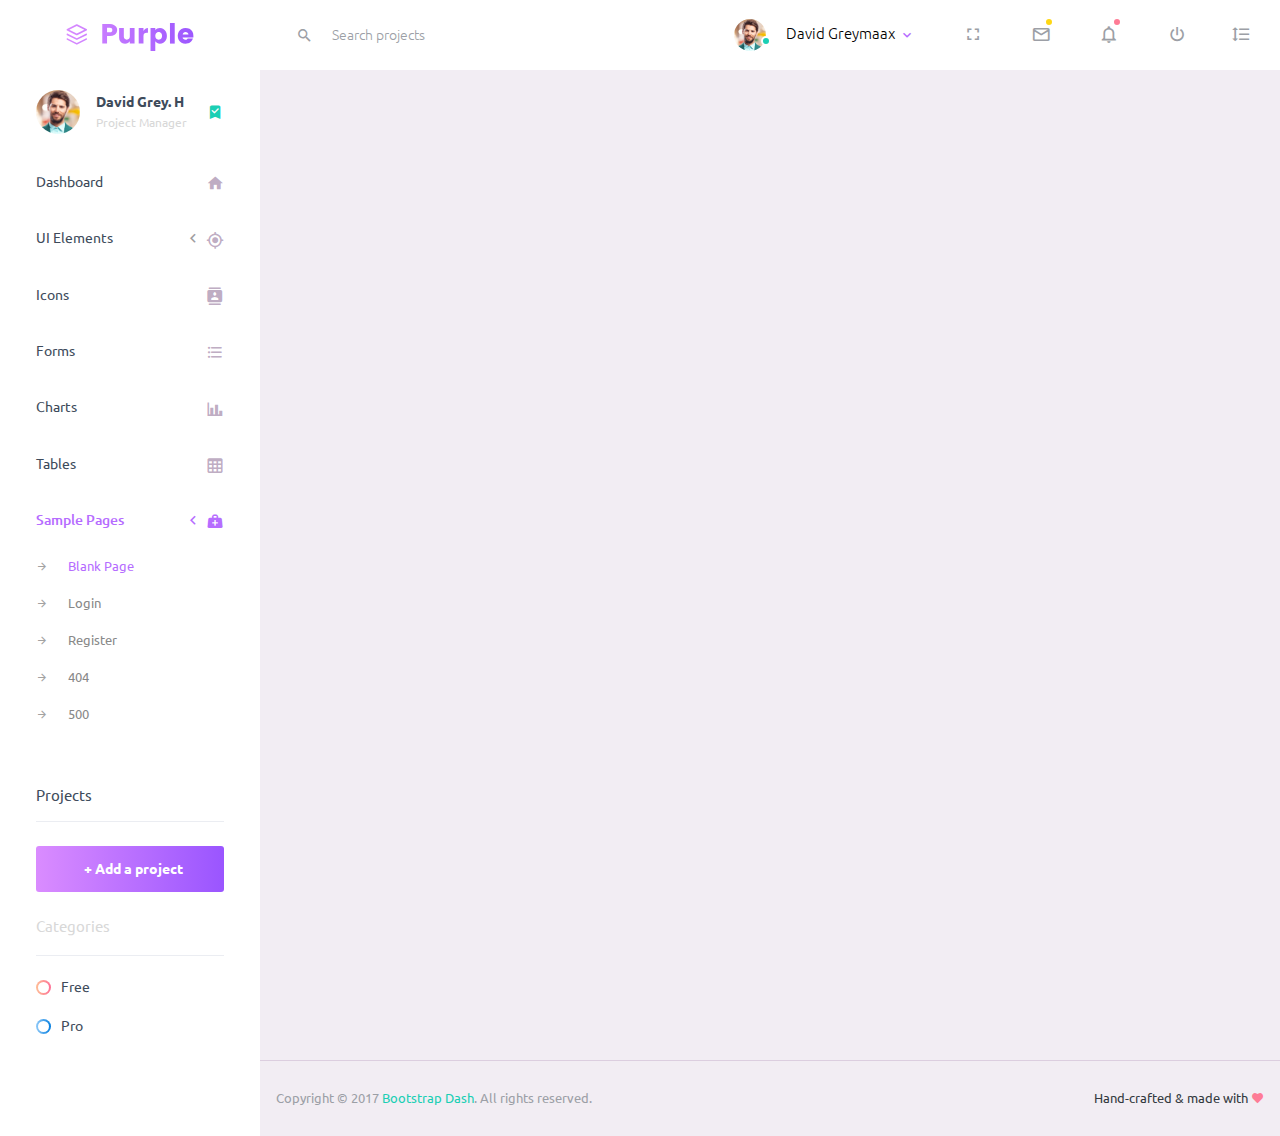
<file: admin/pages/samples/blank-page.html>
<!DOCTYPE html>
<html lang="en">

<head>
  <!-- Required meta tags -->
  <meta charset="utf-8">
  <meta name="viewport" content="width=device-width, initial-scale=1, shrink-to-fit=no">
  <title>Purple Admin</title>
  <!-- plugins:css -->
  <link rel="stylesheet" href="../../vendors/iconfonts/mdi/css/materialdesignicons.min.css">
  <link rel="stylesheet" href="../../vendors/css/vendor.bundle.base.css">
  <!-- endinject -->
  <!-- plugin css for this page -->
  <!-- End plugin css for this page -->
  <!-- inject:css -->
  <link rel="stylesheet" href="../../css/style.css">
  <!-- endinject -->
  <link rel="shortcut icon" href="../../images/favicon.png" />
</head>

<body>
  <div class="container-scroller">
    <!-- partial:../../partials/_navbar.html -->
    <nav class="navbar default-layout-navbar col-lg-12 col-12 p-0 fixed-top d-flex flex-row">
      <div class="text-center navbar-brand-wrapper d-flex align-items-center justify-content-center">
        <a class="navbar-brand brand-logo" href="../../index.html"><img src="../../images/logo.svg" alt="logo"/></a>
        <a class="navbar-brand brand-logo-mini" href="../../index.html"><img src="../../images/logo-mini.svg" alt="logo"/></a>
      </div>
      <div class="navbar-menu-wrapper d-flex align-items-stretch">
        <div class="search-field d-none d-md-block">
          <form class="d-flex align-items-center h-100" action="#">
            <div class="input-group">
              <div class="input-group-prepend bg-transparent">
                  <i class="input-group-text border-0 mdi mdi-magnify"></i>                
              </div>
              <input type="text" class="form-control bg-transparent border-0" placeholder="Search projects">
            </div>
          </form>
        </div>
        <ul class="navbar-nav navbar-nav-right">
          <li class="nav-item nav-profile dropdown">
            <a class="nav-link dropdown-toggle" id="profileDropdown" href="#" data-toggle="dropdown" aria-expanded="false">
              <div class="nav-profile-img">
                <img src="../../images/faces/face1.jpg" alt="image">
                <span class="availability-status online"></span>             
              </div>
              <div class="nav-profile-text">
                <p class="mb-1 text-black">David Greymaax</p>
              </div>
            </a>
            <div class="dropdown-menu navbar-dropdown" aria-labelledby="profileDropdown">
              <a class="dropdown-item" href="#">
                <i class="mdi mdi-cached mr-2 text-success"></i>
                Activity Log
              </a>
              <div class="dropdown-divider"></div>
              <a class="dropdown-item" href="#">
                <i class="mdi mdi-logout mr-2 text-primary"></i>
                Signout
              </a>
            </div>
          </li>
          <li class="nav-item d-none d-lg-block full-screen-link">
            <a class="nav-link">
              <i class="mdi mdi-fullscreen" id="fullscreen-button"></i>
            </a>
          </li>
          <li class="nav-item dropdown">
            <a class="nav-link count-indicator dropdown-toggle" id="messageDropdown" href="#" data-toggle="dropdown" aria-expanded="false">
              <i class="mdi mdi-email-outline"></i>
              <span class="count-symbol bg-warning"></span>
            </a>
            <div class="dropdown-menu dropdown-menu-right navbar-dropdown preview-list" aria-labelledby="messageDropdown">
              <h6 class="p-3 mb-0">Messages</h6>
              <div class="dropdown-divider"></div>
              <a class="dropdown-item preview-item">
                <div class="preview-thumbnail">
                    <img src="../../images/faces/face4.jpg" alt="image" class="profile-pic">
                </div>
                <div class="preview-item-content d-flex align-items-start flex-column justify-content-center">
                  <h6 class="preview-subject ellipsis mb-1 font-weight-normal">Mark send you a message</h6>
                  <p class="text-gray mb-0">
                    1 Minutes ago
                  </p>
                </div>
              </a>
              <div class="dropdown-divider"></div>
              <a class="dropdown-item preview-item">
                <div class="preview-thumbnail">
                    <img src="../../images/faces/face2.jpg" alt="image" class="profile-pic">
                </div>
                <div class="preview-item-content d-flex align-items-start flex-column justify-content-center">
                  <h6 class="preview-subject ellipsis mb-1 font-weight-normal">Cregh send you a message</h6>
                  <p class="text-gray mb-0">
                    15 Minutes ago
                  </p>
                </div>
              </a>
              <div class="dropdown-divider"></div>
              <a class="dropdown-item preview-item">
                <div class="preview-thumbnail">
                    <img src="../../images/faces/face3.jpg" alt="image" class="profile-pic">
                </div>
                <div class="preview-item-content d-flex align-items-start flex-column justify-content-center">
                  <h6 class="preview-subject ellipsis mb-1 font-weight-normal">Profile picture updated</h6>
                  <p class="text-gray mb-0">
                    18 Minutes ago
                  </p>
                </div>
              </a>
              <div class="dropdown-divider"></div>
              <h6 class="p-3 mb-0 text-center">4 new messages</h6>
            </div>
          </li>
          <li class="nav-item dropdown">
            <a class="nav-link count-indicator dropdown-toggle" id="notificationDropdown" href="#" data-toggle="dropdown">
              <i class="mdi mdi-bell-outline"></i>
              <span class="count-symbol bg-danger"></span>
            </a>
            <div class="dropdown-menu dropdown-menu-right navbar-dropdown preview-list" aria-labelledby="notificationDropdown">
              <h6 class="p-3 mb-0">Notifications</h6>
              <div class="dropdown-divider"></div>
              <a class="dropdown-item preview-item">
                <div class="preview-thumbnail">
                  <div class="preview-icon bg-success">
                    <i class="mdi mdi-calendar"></i>
                  </div>
                </div>
                <div class="preview-item-content d-flex align-items-start flex-column justify-content-center">
                  <h6 class="preview-subject font-weight-normal mb-1">Event today</h6>
                  <p class="text-gray ellipsis mb-0">
                    Just a reminder that you have an event today
                  </p>
                </div>
              </a>
              <div class="dropdown-divider"></div>
              <a class="dropdown-item preview-item">
                <div class="preview-thumbnail">
                  <div class="preview-icon bg-warning">
                    <i class="mdi mdi-settings"></i>
                  </div>
                </div>
                <div class="preview-item-content d-flex align-items-start flex-column justify-content-center">
                  <h6 class="preview-subject font-weight-normal mb-1">Settings</h6>
                  <p class="text-gray ellipsis mb-0">
                    Update dashboard
                  </p>
                </div>
              </a>
              <div class="dropdown-divider"></div>
              <a class="dropdown-item preview-item">
                <div class="preview-thumbnail">
                  <div class="preview-icon bg-info">
                    <i class="mdi mdi-link-variant"></i>
                  </div>
                </div>
                <div class="preview-item-content d-flex align-items-start flex-column justify-content-center">
                  <h6 class="preview-subject font-weight-normal mb-1">Launch Admin</h6>
                  <p class="text-gray ellipsis mb-0">
                    New admin wow!
                  </p>
                </div>
              </a>
              <div class="dropdown-divider"></div>
              <h6 class="p-3 mb-0 text-center">See all notifications</h6>
            </div>
          </li>
          <li class="nav-item nav-logout d-none d-lg-block">
            <a class="nav-link" href="#">
              <i class="mdi mdi-power"></i>
            </a>
          </li>
          <li class="nav-item nav-settings d-none d-lg-block">
            <a class="nav-link" href="#">
              <i class="mdi mdi-format-line-spacing"></i>
            </a>
          </li>
        </ul>
        <button class="navbar-toggler navbar-toggler-right d-lg-none align-self-center" type="button" data-toggle="offcanvas">
          <span class="mdi mdi-menu"></span>
        </button>
      </div>
    </nav>
    <!-- partial -->
    <div class="container-fluid page-body-wrapper">
      <!-- partial:../../partials/_sidebar.html -->
      <nav class="sidebar sidebar-offcanvas" id="sidebar">
        <ul class="nav">
          <li class="nav-item nav-profile">
            <a href="#" class="nav-link">
              <div class="nav-profile-image">
                <img src="../../images/faces/face1.jpg" alt="profile">
                <span class="login-status online"></span> <!--change to offline or busy as needed-->              
              </div>
              <div class="nav-profile-text d-flex flex-column">
                <span class="font-weight-bold mb-2">David Grey. H</span>
                <span class="text-secondary text-small">Project Manager</span>
              </div>
              <i class="mdi mdi-bookmark-check text-success nav-profile-badge"></i>
            </a>
          </li>
          <li class="nav-item">
            <a class="nav-link" href="../../index.html">
              <span class="menu-title">Dashboard</span>
              <i class="mdi mdi-home menu-icon"></i>
            </a>
          </li>
          <li class="nav-item">
            <a class="nav-link" data-toggle="collapse" href="#ui-basic" aria-expanded="false" aria-controls="ui-basic">
              <span class="menu-title">UI Elements</span>
              <i class="menu-arrow"></i>
              <i class="mdi mdi-crosshairs-gps menu-icon"></i>
            </a>
            <div class="collapse" id="ui-basic">
              <ul class="nav flex-column sub-menu">
                <li class="nav-item"> <a class="nav-link" href="../../pages/ui-features/buttons.html">Buttons</a></li>
                <li class="nav-item"> <a class="nav-link" href="../../pages/ui-features/typography.html">Typography</a></li>
              </ul>
            </div>
          </li>
          <li class="nav-item">
            <a class="nav-link" href="../../pages/icons/mdi.html">
              <span class="menu-title">Icons</span>
              <i class="mdi mdi-contacts menu-icon"></i>
            </a>
          </li>
          <li class="nav-item">
            <a class="nav-link" href="../../pages/forms/basic_elements.html">
              <span class="menu-title">Forms</span>
              <i class="mdi mdi-format-list-bulleted menu-icon"></i>
            </a>
          </li>
          <li class="nav-item">
            <a class="nav-link" href="../../pages/charts/chartjs.html">
              <span class="menu-title">Charts</span>
              <i class="mdi mdi-chart-bar menu-icon"></i>
            </a>
          </li>
          <li class="nav-item">
            <a class="nav-link" href="../../pages/tables/basic-table.html">
              <span class="menu-title">Tables</span>
              <i class="mdi mdi-table-large menu-icon"></i>
            </a>
          </li>
          <li class="nav-item">
            <a class="nav-link" data-toggle="collapse" href="#general-pages" aria-expanded="false" aria-controls="general-pages">
              <span class="menu-title">Sample Pages</span>
              <i class="menu-arrow"></i>
              <i class="mdi mdi-medical-bag menu-icon"></i>
            </a>
            <div class="collapse" id="general-pages">
              <ul class="nav flex-column sub-menu">
                <li class="nav-item"> <a class="nav-link" href="../../pages/samples/blank-page.html"> Blank Page </a></li>
                <li class="nav-item"> <a class="nav-link" href="../../pages/samples/login.html"> Login </a></li>
                <li class="nav-item"> <a class="nav-link" href="../../pages/samples/register.html"> Register </a></li>
                <li class="nav-item"> <a class="nav-link" href="../../pages/samples/error-404.html"> 404 </a></li>
                <li class="nav-item"> <a class="nav-link" href="../../pages/samples/error-500.html"> 500 </a></li>
              </ul>
              </div>
          </li>
          <li class="nav-item sidebar-actions">
            <span class="nav-link">
              <div class="border-bottom">
                <h6 class="font-weight-normal mb-3">Projects</h6>                
              </div>
              <button class="btn btn-block btn-lg btn-gradient-primary mt-4">+ Add a project</button>
              <div class="mt-4">
                <div class="border-bottom">
                  <p class="text-secondary">Categories</p>                  
                </div>
                <ul class="gradient-bullet-list mt-4">
                  <li>Free</li>
                  <li>Pro</li>
                </ul>
              </div>
            </span>
          </li>
        </ul>
      </nav>
      <!-- partial -->
      <div class="main-panel">
        <div class="content-wrapper">
        </div>
        <!-- content-wrapper ends -->
        <!-- partial:../../partials/_footer.html -->
        <footer class="footer">
          <div class="d-sm-flex justify-content-center justify-content-sm-between">
            <span class="text-muted text-center text-sm-left d-block d-sm-inline-block">Copyright © 2017 <a href="https://www.bootstrapdash.com/" target="_blank">Bootstrap Dash</a>. All rights reserved.</span>
            <span class="float-none float-sm-right d-block mt-1 mt-sm-0 text-center">Hand-crafted & made with <i class="mdi mdi-heart text-danger"></i></span>
          </div>
        </footer>
        <!-- partial -->
      </div>
      <!-- main-panel ends -->
    </div>
    <!-- page-body-wrapper ends -->
  </div>
  <!-- container-scroller -->
  <!-- plugins:js -->
  <script src="../../vendors/js/vendor.bundle.base.js"></script>
  <script src="../../vendors/js/vendor.bundle.addons.js"></script>
  <!-- endinject -->
  <!-- Plugin js for this page-->
  <!-- End plugin js for this page-->
  <!-- inject:js -->
  <script src="../../js/off-canvas.js"></script>
  <script src="../../js/misc.js"></script>
  <!-- endinject -->
  <!-- Custom js for this page-->
  <!-- End custom js for this page-->
</body>

</html>
</file>
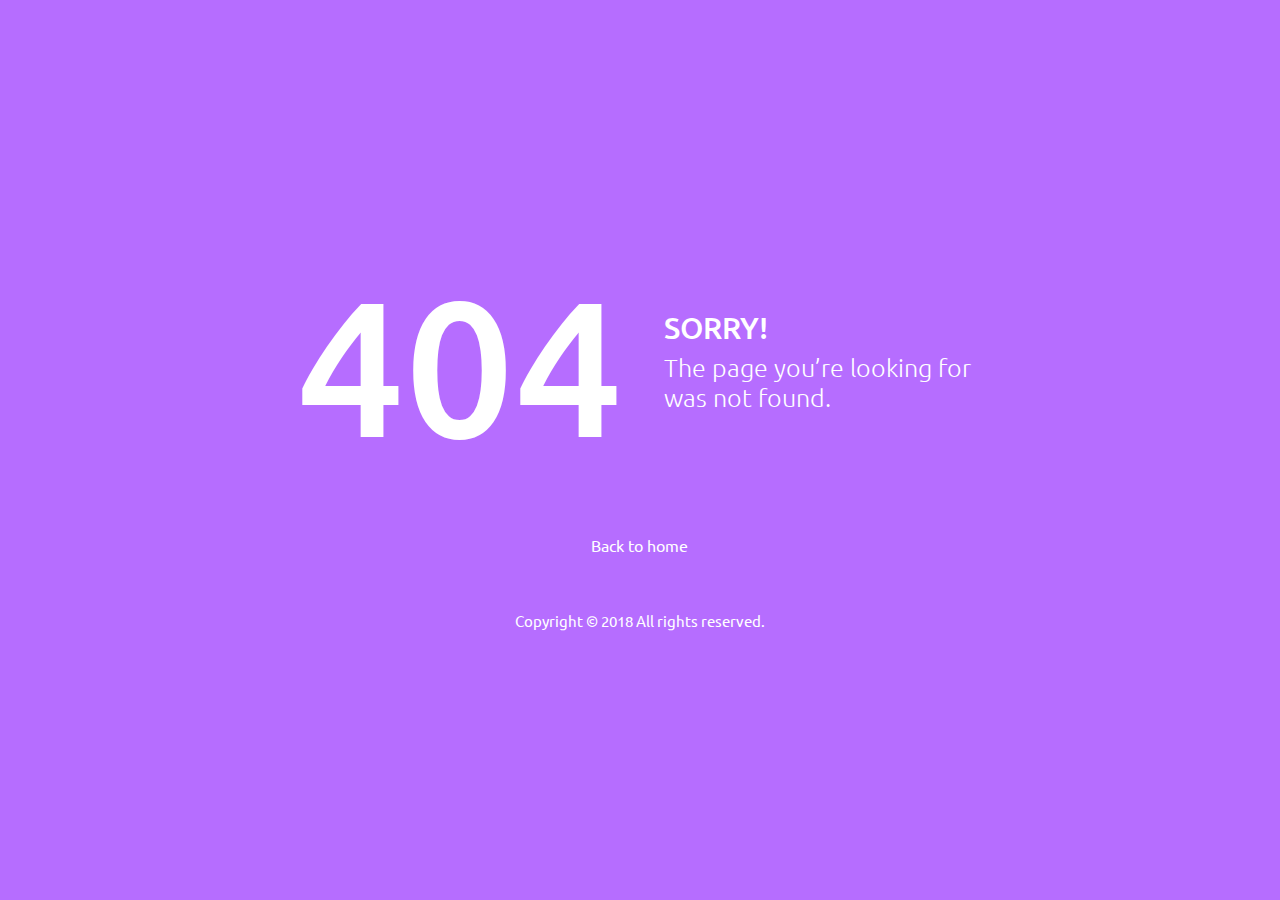
<file: admin/pages/samples/error-404.html>
<!DOCTYPE html>
<html lang="en">

<head>
  <!-- Required meta tags -->
  <meta charset="utf-8">
  <meta name="viewport" content="width=device-width, initial-scale=1, shrink-to-fit=no">
  <title>Purple Admin</title>
  <!-- plugins:css -->
  <link rel="stylesheet" href="../../vendors/iconfonts/mdi/css/materialdesignicons.min.css">
  <link rel="stylesheet" href="../../vendors/css/vendor.bundle.base.css">
  <!-- endinject -->
  <!-- inject:css -->
  <link rel="stylesheet" href="../../css/style.css">
  <!-- endinject -->
  <link rel="shortcut icon" href="../../images/favicon.png" />
</head>

<body>
  <div class="container-scroller">
    <div class="container-fluid page-body-wrapper full-page-wrapper">
      <div class="content-wrapper d-flex align-items-center text-center error-page bg-primary">
        <div class="row flex-grow">
          <div class="col-lg-7 mx-auto text-white">
            <div class="row align-items-center d-flex flex-row">
              <div class="col-lg-6 text-lg-right pr-lg-4">
                <h1 class="display-1 mb-0">404</h1>
              </div>
              <div class="col-lg-6 error-page-divider text-lg-left pl-lg-4">
                <h2>SORRY!</h2>
                <h3 class="font-weight-light">The page you’re looking for was not found.</h3>
              </div>
            </div>
            <div class="row mt-5">
              <div class="col-12 text-center mt-xl-2">
                <a class="text-white font-weight-medium" href="../../index.html">Back to home</a>
              </div>
            </div>
            <div class="row mt-5">
              <div class="col-12 mt-xl-2">
                <p class="text-white font-weight-medium text-center">Copyright &copy; 2018  All rights reserved.</p>
              </div>
            </div>
          </div>
        </div>
      </div>
      <!-- content-wrapper ends -->
    </div>
    <!-- page-body-wrapper ends -->
  </div>
  <!-- container-scroller -->
  <!-- plugins:js -->
  <script src="../../vendors/js/vendor.bundle.base.js"></script>
  <script src="../../vendors/js/vendor.bundle.addons.js"></script>
  <!-- endinject -->
  <!-- inject:js -->
  <script src="../../js/off-canvas.js"></script>
  <script src="../../js/misc.js"></script>
  <!-- endinject -->
</body>

</html>
</file>
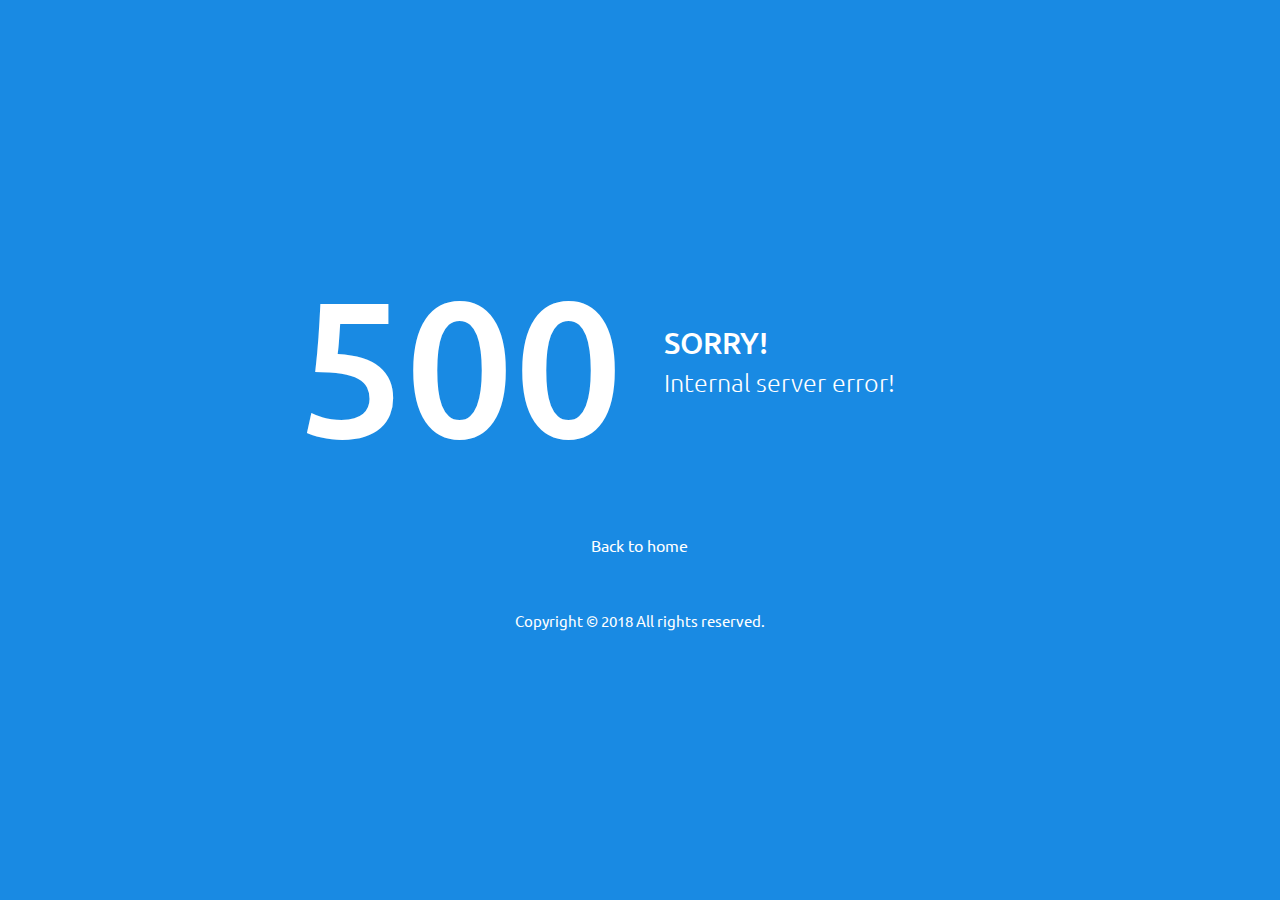
<file: admin/pages/samples/error-500.html>
<!DOCTYPE html>
<html lang="en">

<head>
  <!-- Required meta tags -->
  <meta charset="utf-8">
  <meta name="viewport" content="width=device-width, initial-scale=1, shrink-to-fit=no">
  <title>Purple Admin</title>
  <!-- plugins:css -->
  <link rel="stylesheet" href="../../vendors/iconfonts/mdi/css/materialdesignicons.min.css">
  <link rel="stylesheet" href="../../vendors/css/vendor.bundle.base.css">
  <!-- endinject -->
  <!-- inject:css -->
  <link rel="stylesheet" href="../../css/style.css">
  <!-- endinject -->
  <link rel="shortcut icon" href="../../images/favicon.png" />
</head>

<body>
  <div class="container-scroller">
    <div class="container-fluid page-body-wrapper full-page-wrapper">
      <div class="content-wrapper d-flex align-items-center text-center error-page bg-info">
        <div class="row flex-grow">
          <div class="col-lg-7 mx-auto text-white">
            <div class="row align-items-center d-flex flex-row">
              <div class="col-lg-6 text-lg-right pr-lg-4">
                <h1 class="display-1 mb-0">500</h1>
              </div>
              <div class="col-lg-6 error-page-divider text-lg-left pl-lg-4">
                <h2>SORRY!</h2>
                <h3 class="font-weight-light">Internal server error!</h3>
              </div>
            </div>
            <div class="row mt-5">
              <div class="col-12 text-center mt-xl-2">
                <a class="text-white font-weight-medium" href="../../index.html">Back to home</a>
              </div>
            </div>
            <div class="row mt-5">
              <div class="col-12 mt-xl-2">
                <p class="text-white font-weight-medium text-center">Copyright &copy; 2018  All rights reserved.</p>
              </div>
            </div>
          </div>
        </div>
      </div>
      <!-- content-wrapper ends -->
    </div>
    <!-- page-body-wrapper ends -->
  </div>
  <!-- container-scroller -->
  <!-- plugins:js -->
  <script src="../../vendors/js/vendor.bundle.base.js"></script>
  <script src="../../vendors/js/vendor.bundle.addons.js"></script>
  <!-- endinject -->
  <!-- inject:js -->
  <script src="../../js/off-canvas.js"></script>
  <script src="../../js/misc.js"></script>
  <!-- endinject -->
</body>

</html>
</file>
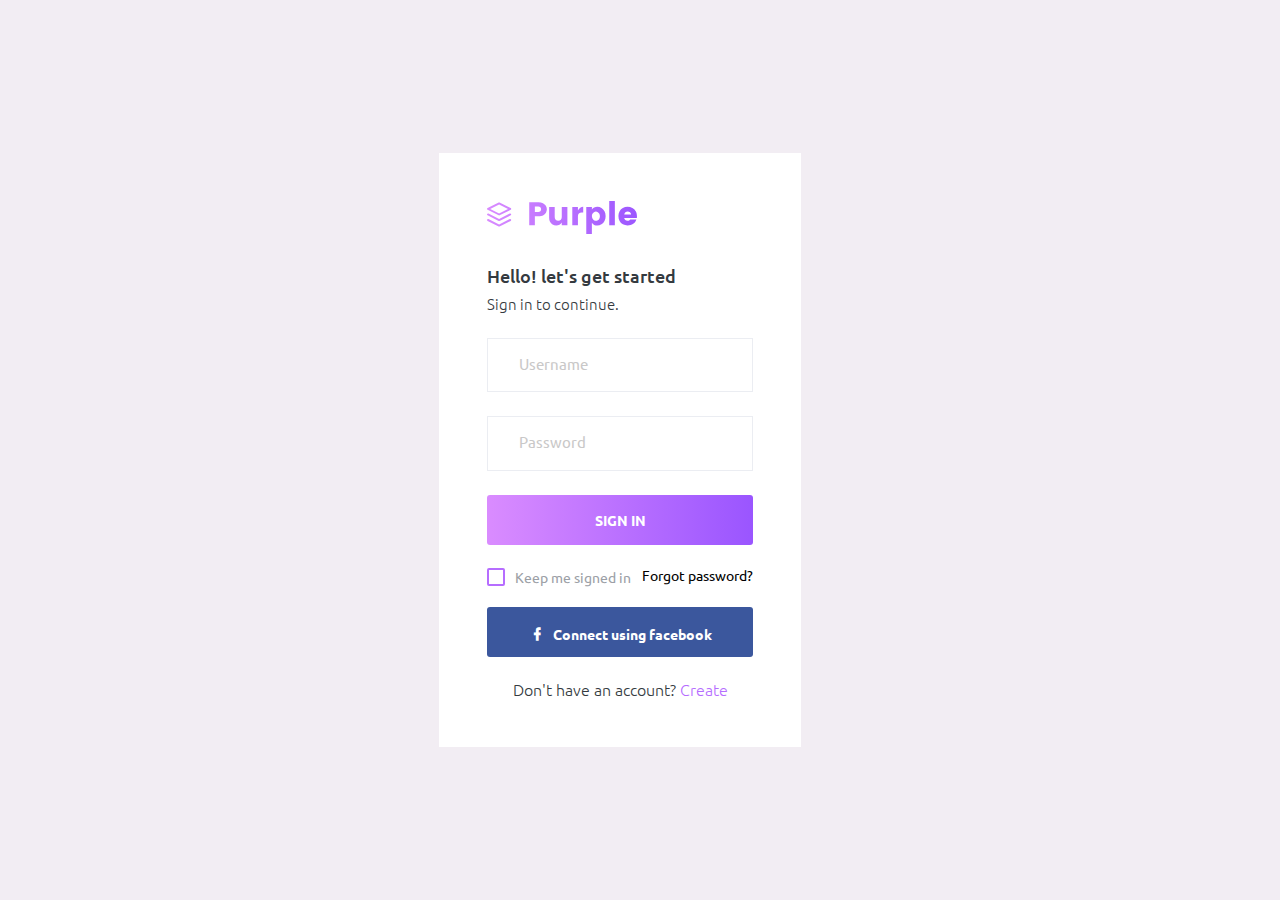
<file: admin/pages/samples/login.html>
<!DOCTYPE html>
<html lang="en">

<head>
  <!-- Required meta tags -->
  <meta charset="utf-8">
  <meta name="viewport" content="width=device-width, initial-scale=1, shrink-to-fit=no">
  <title>Purple Admin</title>
  <!-- plugins:css -->
  <link rel="stylesheet" href="../../vendors/iconfonts/mdi/css/materialdesignicons.min.css">
  <link rel="stylesheet" href="../../vendors/css/vendor.bundle.base.css">
  <!-- endinject -->
  <!-- plugin css for this page -->
  <!-- End plugin css for this page -->
  <!-- inject:css -->
  <link rel="stylesheet" href="../../css/style.css">
  <!-- endinject -->
  <link rel="shortcut icon" href="../../images/favicon.png" />
</head>

<body>
  <div class="container-scroller">
    <div class="container-fluid page-body-wrapper full-page-wrapper">
      <div class="content-wrapper d-flex align-items-center auth">
        <div class="row w-100">
          <div class="col-lg-4 mx-auto">
            <div class="auth-form-light text-left p-5">
              <div class="brand-logo">
                <img src="../../images/logo.svg">
              </div>
              <h4>Hello! let's get started</h4>
              <h6 class="font-weight-light">Sign in to continue.</h6>
              <form class="pt-3">
                <div class="form-group">
                  <input type="email" class="form-control form-control-lg" id="exampleInputEmail1" placeholder="Username">
                </div>
                <div class="form-group">
                  <input type="password" class="form-control form-control-lg" id="exampleInputPassword1" placeholder="Password">
                </div>
                <div class="mt-3">
                  <a class="btn btn-block btn-gradient-primary btn-lg font-weight-medium auth-form-btn" href="../../index.html">SIGN IN</a>
                </div>
                <div class="my-2 d-flex justify-content-between align-items-center">
                  <div class="form-check">
                    <label class="form-check-label text-muted">
                      <input type="checkbox" class="form-check-input">
                      Keep me signed in
                    </label>
                  </div>
                  <a href="#" class="auth-link text-black">Forgot password?</a>
                </div>
                <div class="mb-2">
                  <button type="button" class="btn btn-block btn-facebook auth-form-btn">
                    <i class="mdi mdi-facebook mr-2"></i>Connect using facebook
                  </button>
                </div>
                <div class="text-center mt-4 font-weight-light">
                  Don't have an account? <a href="register.html" class="text-primary">Create</a>
                </div>
              </form>
            </div>
          </div>
        </div>
      </div>
      <!-- content-wrapper ends -->
    </div>
    <!-- page-body-wrapper ends -->
  </div>
  <!-- container-scroller -->
  <!-- plugins:js -->
  <script src="../../vendors/js/vendor.bundle.base.js"></script>
  <script src="../../vendors/js/vendor.bundle.addons.js"></script>
  <!-- endinject -->
  <!-- inject:js -->
  <script src="../../js/off-canvas.js"></script>
  <script src="../../js/misc.js"></script>
  <!-- endinject -->
</body>

</html>
</file>
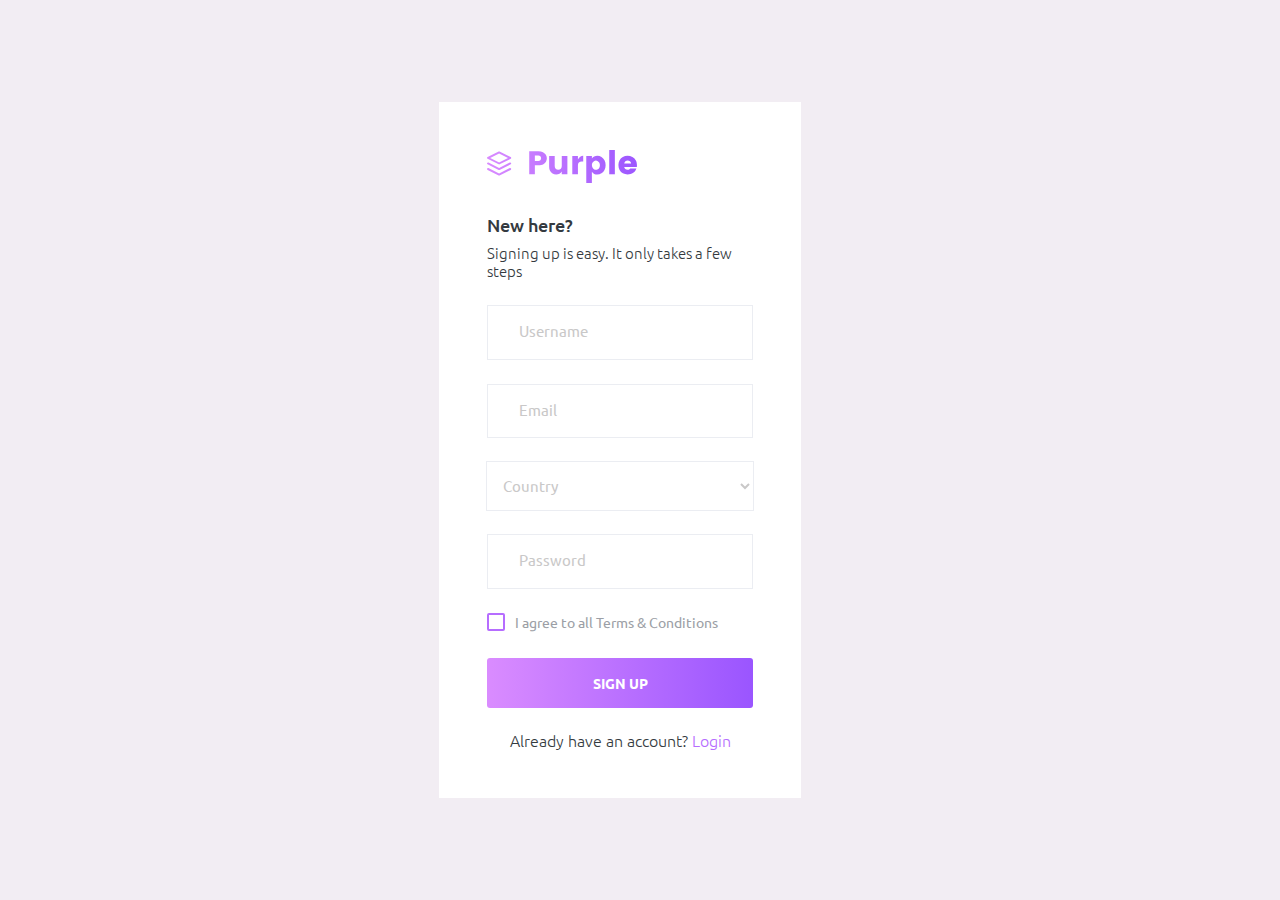
<file: admin/pages/samples/register.html>
<!DOCTYPE html>
<html lang="en">

<head>
  <!-- Required meta tags -->
  <meta charset="utf-8">
  <meta name="viewport" content="width=device-width, initial-scale=1, shrink-to-fit=no">
  <title>Purple Admin</title>
  <!-- plugins:css -->
  <link rel="stylesheet" href="../../vendors/iconfonts/mdi/css/materialdesignicons.min.css">
  <link rel="stylesheet" href="../../vendors/css/vendor.bundle.base.css">
  <!-- endinject -->
  <!-- plugin css for this page -->
  <!-- End plugin css for this page -->
  <!-- inject:css -->
  <link rel="stylesheet" href="../../css/style.css">
  <!-- endinject -->
  <link rel="shortcut icon" href="../../images/favicon.png" />
</head>

<body>
  <div class="container-scroller">
    <div class="container-fluid page-body-wrapper full-page-wrapper">
      <div class="content-wrapper d-flex align-items-center auth">
        <div class="row w-100">
          <div class="col-lg-4 mx-auto">
            <div class="auth-form-light text-left p-5">
              <div class="brand-logo">
                <img src="../../images/logo.svg">
              </div>
              <h4>New here?</h4>
              <h6 class="font-weight-light">Signing up is easy. It only takes a few steps</h6>
              <form class="pt-3">
                <div class="form-group">
                  <input type="text" class="form-control form-control-lg" id="exampleInputUsername1" placeholder="Username">
                </div>
                <div class="form-group">
                  <input type="email" class="form-control form-control-lg" id="exampleInputEmail1" placeholder="Email">
                </div>
                <div class="form-group">
                  <select class="form-control form-control-lg" id="exampleFormControlSelect2">
                    <option>Country</option>
                    <option>United States of America</option>
                    <option>United Kingdom</option>
                    <option>India</option>
                    <option>Germany</option>
                    <option>Argentina</option>
                  </select>
                </div>
                <div class="form-group">
                  <input type="password" class="form-control form-control-lg" id="exampleInputPassword1" placeholder="Password">
                </div>
                <div class="mb-4">
                  <div class="form-check">
                    <label class="form-check-label text-muted">
                      <input type="checkbox" class="form-check-input">
                      I agree to all Terms & Conditions
                    </label>
                  </div>
                </div>
                <div class="mt-3">
                  <a class="btn btn-block btn-gradient-primary btn-lg font-weight-medium auth-form-btn" href="../../index.html">SIGN UP</a>
                </div>
                <div class="text-center mt-4 font-weight-light">
                  Already have an account? <a href="login.html" class="text-primary">Login</a>
                </div>
              </form>
            </div>
          </div>
        </div>
      </div>
      <!-- content-wrapper ends -->
    </div>
    <!-- page-body-wrapper ends -->
  </div>
  <!-- container-scroller -->
  <!-- plugins:js -->
  <script src="../../vendors/js/vendor.bundle.base.js"></script>
  <script src="../../vendors/js/vendor.bundle.addons.js"></script>
  <!-- endinject -->
  <!-- inject:js -->
  <script src="../../js/off-canvas.js"></script>
  <script src="../../js/misc.js"></script>
  <!-- endinject -->
</body>

</html>
</file>
<file: admin/vendors/css/vendor.bundle.base.css>
/*
 * Container style
 */
.ps {
  overflow: hidden !important;
  overflow-anchor: none;
  -ms-overflow-style: none;
  touch-action: auto;
  -ms-touch-action: auto;
}

/*
 * Scrollbar rail styles
 */
.ps__rail-x {
  display: none;
  opacity: 0;
  transition: background-color .2s linear, opacity .2s linear;
  -webkit-transition: background-color .2s linear, opacity .2s linear;
  height: 15px;
  /* there must be 'bottom' or 'top' for ps__rail-x */
  bottom: 0px;
  /* please don't change 'position' */
  position: absolute;
}

.ps__rail-y {
  display: none;
  opacity: 0;
  transition: background-color .2s linear, opacity .2s linear;
  -webkit-transition: background-color .2s linear, opacity .2s linear;
  width: 15px;
  /* there must be 'right' or 'left' for ps__rail-y */
  right: 0;
  /* please don't change 'position' */
  position: absolute;
}

.ps--active-x > .ps__rail-x,
.ps--active-y > .ps__rail-y {
  display: block;
  background-color: transparent;
}

.ps:hover > .ps__rail-x,
.ps:hover > .ps__rail-y,
.ps--focus > .ps__rail-x,
.ps--focus > .ps__rail-y,
.ps--scrolling-x > .ps__rail-x,
.ps--scrolling-y > .ps__rail-y {
  opacity: 0.6;
}

.ps__rail-x:hover,
.ps__rail-y:hover,
.ps__rail-x:focus,
.ps__rail-y:focus {
  background-color: #eee;
  opacity: 0.9;
}

/*
 * Scrollbar thumb styles
 */
.ps__thumb-x {
  background-color: #aaa;
  border-radius: 6px;
  transition: background-color .2s linear, height .2s ease-in-out;
  -webkit-transition: background-color .2s linear, height .2s ease-in-out;
  height: 6px;
  /* there must be 'bottom' for ps__thumb-x */
  bottom: 2px;
  /* please don't change 'position' */
  position: absolute;
}

.ps__thumb-y {
  background-color: #aaa;
  border-radius: 6px;
  transition: background-color .2s linear, width .2s ease-in-out;
  -webkit-transition: background-color .2s linear, width .2s ease-in-out;
  width: 6px;
  /* there must be 'right' for ps__thumb-y */
  right: 2px;
  /* please don't change 'position' */
  position: absolute;
}

.ps__rail-x:hover > .ps__thumb-x,
.ps__rail-x:focus > .ps__thumb-x {
  background-color: #999;
  height: 11px;
}

.ps__rail-y:hover > .ps__thumb-y,
.ps__rail-y:focus > .ps__thumb-y {
  background-color: #999;
  width: 11px;
}

/* MS supports */
@supports (-ms-overflow-style: none) {
  .ps {
    overflow: auto !important;
  }
}

@media screen and (-ms-high-contrast: active), (-ms-high-contrast: none) {
  .ps {
    overflow: auto !important;
  }
}
</file>
